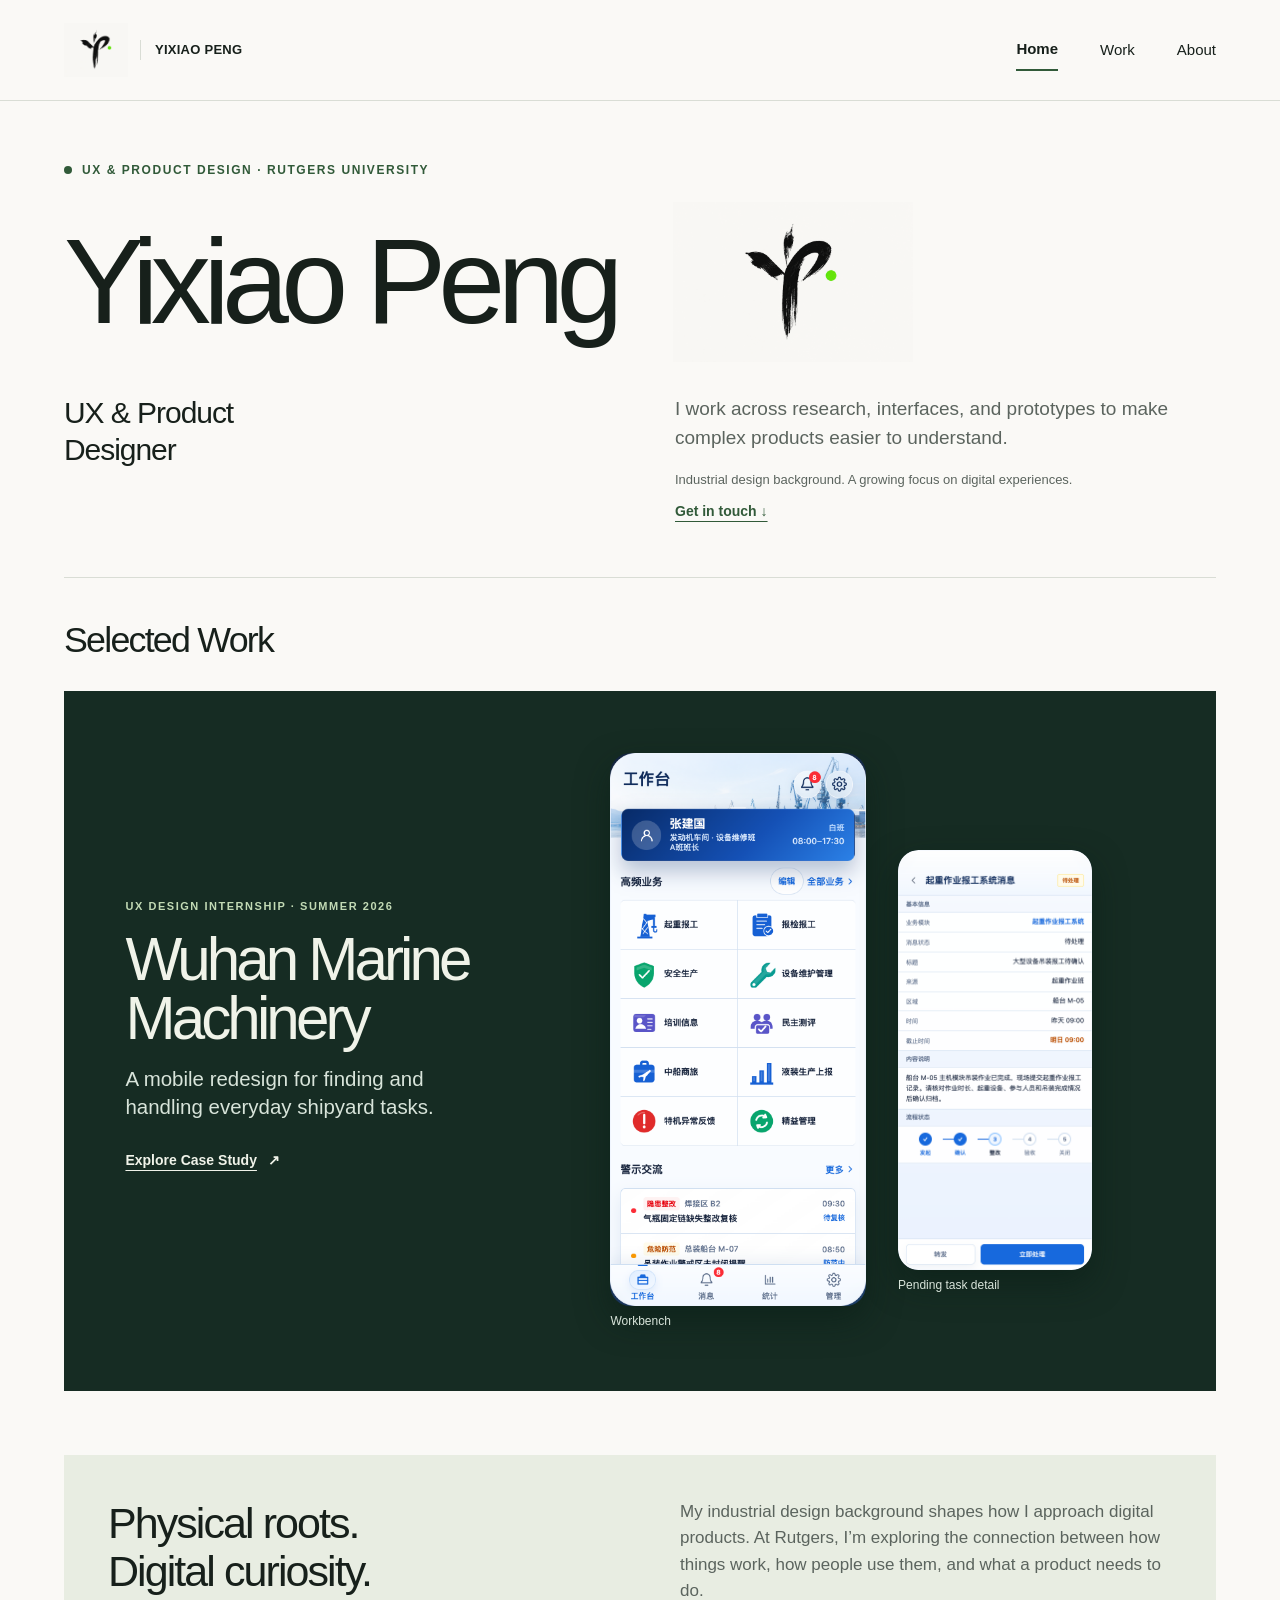
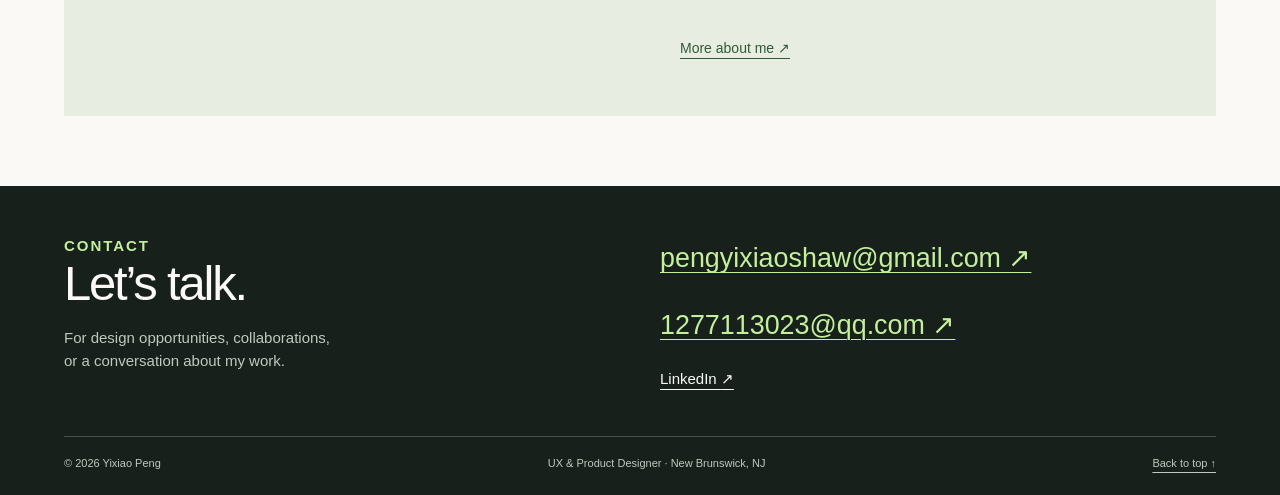
<file: index.html>
<!doctype html><html lang="en" id="top"><head><meta charset="UTF-8"><meta name="viewport" content="width=device-width,initial-scale=1"><meta name="description" content="Yixiao Peng is a UX & Product Designer with an industrial design background, studying UX Design at Rutgers University."><meta name="theme-color" content="#faf9f6"><title>Home — Yixiao Peng</title><link rel="canonical" href="https://yixiao-peng-portfolio.vercel.app/"><meta property="og:type" content="website"><meta property="og:site_name" content="Yixiao Peng"><meta property="og:title" content="Home — Yixiao Peng"><meta property="og:description" content="Yixiao Peng is a UX &amp; Product Designer with an industrial design background, studying UX Design at Rutgers University."><meta property="og:url" content="https://yixiao-peng-portfolio.vercel.app/"><meta property="og:image" content="https://yixiao-peng-portfolio.vercel.app/assets/portfolio/yp-monogram.png"><meta property="og:image:alt" content="Yixiao Peng — YP ink monogram"><meta name="twitter:card" content="summary_large_image"><link rel="icon" href="assets/portfolio/yp-monogram.png"><link rel="stylesheet" href="styles.css"><script src="site.js" defer></script><link rel="stylesheet" href="signature-motion.css"><script src="signature-motion.js" defer></script></head><body><a class="skip" href="#main">Skip to content</a><header class="site-header"><div class="wrap header-inner"><a class="brand" href="index.html" aria-label="Yixiao Peng — Home"><img class="logo" src="assets/portfolio/yp-monogram.png" width="64" height="54" alt="YP monogram"><span>YIXIAO PENG</span></a><button class="menu-toggle" aria-expanded="false" aria-controls="primary-navigation">Menu</button><nav class="nav" id="primary-navigation" aria-label="Main navigation"><a href="index.html" aria-current="page">Home</a><a href="work.html">Work</a><a href="about.html">About</a></nav></div></header><main id="main"><div class="wrap"><section class="hero" aria-labelledby="home-title"><p class="eyebrow dot">UX & Product Design · Rutgers University</p><div class="hero-heading"><h1 id="home-title" data-signature-type>Yixiao Peng</h1><img class="hero-signature" src="assets/portfolio/yp-monogram.png" width="240" height="160" alt="" aria-hidden="true"></div><div class="hero-bottom"><p class="hero-role">UX & Product<br>Designer</p><p class="hero-intro">I work across research, interfaces, and prototypes to make complex products easier to understand.<small>Industrial design background. A growing focus on digital experiences.</small><a class="text-link" href="#contact">Get in touch ↓</a></p></div></section><section class="home-feature" aria-labelledby="selected-work">
  <h2 id="selected-work">Selected Work</h2>
  <a class="home-case" href="wuhan-marine-machinery.html" aria-labelledby="featured-project-title featured-project-cta">
    <div class="home-feature-copy">
      <p class="home-feature-kicker">UX design internship · Summer 2026</p>
      <h3 id="featured-project-title">Wuhan Marine Machinery</h3>
      <p class="home-feature-summary">A mobile redesign for finding and handling everyday shipyard tasks.</p>
      <span class="home-case-cta" id="featured-project-cta"><span class="home-feature-label">Explore Case Study</span> <span class="home-feature-arrow" aria-hidden="true">↗</span></span>
    </div>
    <div class="home-feature-art" data-entrance>
      <figure class="home-feature-main">
        <img src="assets/wmmp/r6-workbench.png" width="780" height="1688" alt="Final handoff: Workbench screen" loading="lazy" decoding="async">
        <figcaption>Workbench</figcaption>
      </figure>
      <figure class="home-feature-detail">
        <img src="assets/wmmp/r6-message-task.png" width="780" height="1688" alt="Pending crane reporting task with a deadline, workflow status and actions" loading="lazy" decoding="async">
        <figcaption>Pending task detail</figcaption>
      </figure>
    </div>
  </a>
</section><section class="pre-footer" aria-labelledby="about-preview"><div class="about-preview"><h2 id="about-preview" data-signature-heading>Physical roots.<br>Digital curiosity.</h2><div><p>My industrial design background shapes how I approach digital products. At Rutgers, I’m exploring the connection between how things work, how people use them, and what a product needs to do.</p><a class="button" href="about.html">More about me ↗</a></div></div></section></div></main><footer class="footer" id="contact"><div class="wrap"><div class="contact-layout"><div><p class="eyebrow">Contact</p><h2>Let’s talk.</h2><p>For design opportunities, collaborations,<br>or a conversation about my work.</p></div><div class="contact-links"><div class="contact-emails"><div class="contact-email"><a class="email" href="mailto:pengyixiaoshaw@gmail.com">pengyixiaoshaw@gmail.com ↗</a></div><div class="contact-email"><a class="email" href="mailto:1277113023@qq.com">1277113023@qq.com ↗</a></div></div><a class="linkedin" href="https://www.linkedin.com/in/yixiao-peng/" target="_blank" rel="noopener noreferrer">LinkedIn <span aria-hidden="true">↗</span><span class="visually-hidden"> (opens in a new tab)</span></a></div></div><div class="footer-meta"><span>© 2026 Yixiao Peng</span><span>UX & Product Designer · New Brunswick, NJ</span><a href="#top">Back to top ↑</a></div></div></footer></body></html>
</file>
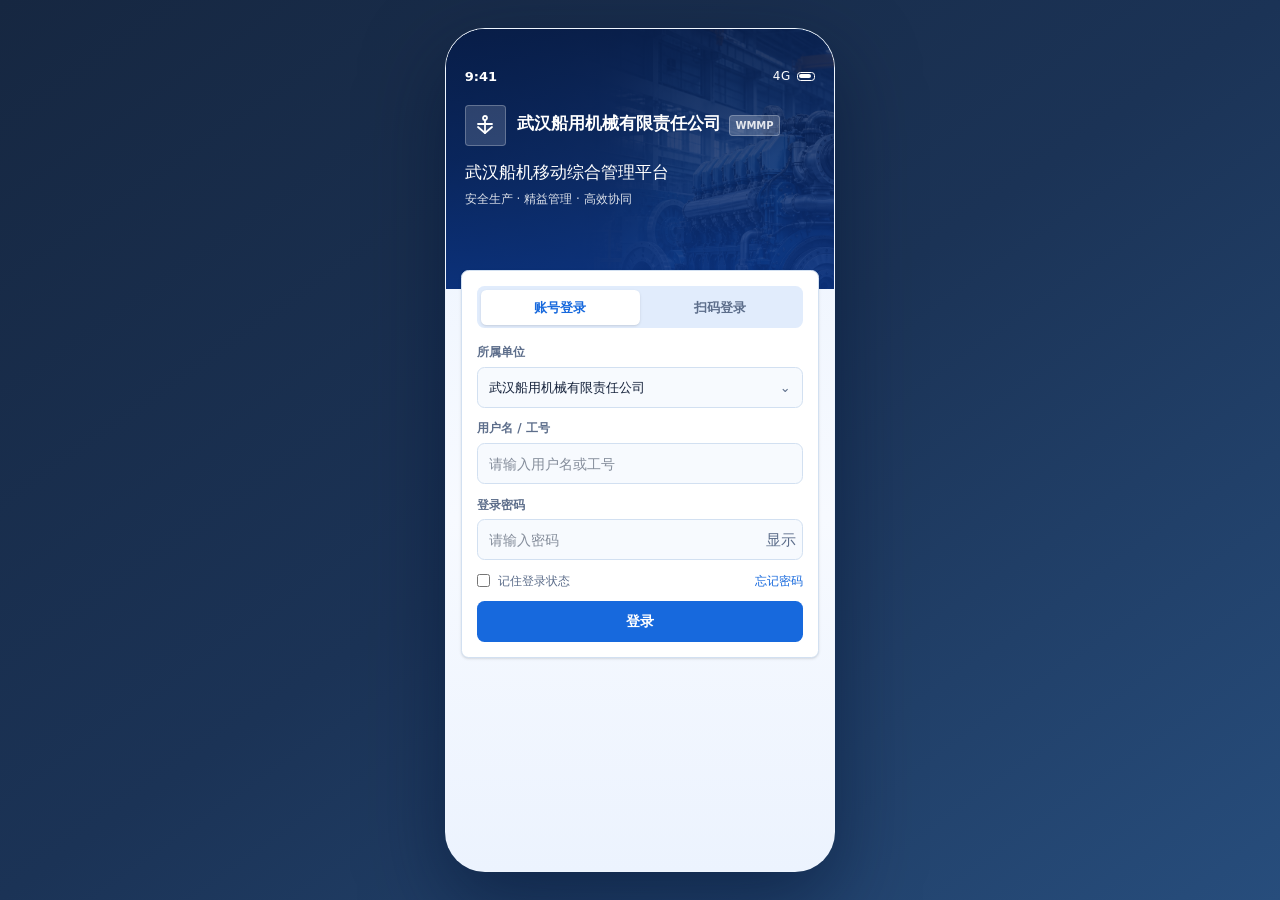
<file: assets/wmmp/demo/index.html>
<!DOCTYPE html>
  <html lang="zh-CN">
    <head>

      <meta charset="UTF-8" />
      <meta name="viewport" content="width=device-width, initial-scale=1.0" />
      <title>武汉船机移动综合管理平台</title>
      <meta name="description" content="面向工业企业生产管理、业务协同与安全质量工作的移动综合管理平台。" />
      <meta name="robots" content="noindex, nofollow" />
      <style>html, body { height: 100%; margin: 0; } #root { height: 100%; }</style>

      <script type="module" crossorigin src="./assets/index-ipdpVm6X.js"></script>
      <link rel="stylesheet" crossorigin href="./assets/index-DQ4IFDZL.css">
    </head>

    <body>

      <div id="root"></div>

    </body>
  </html>
</file>
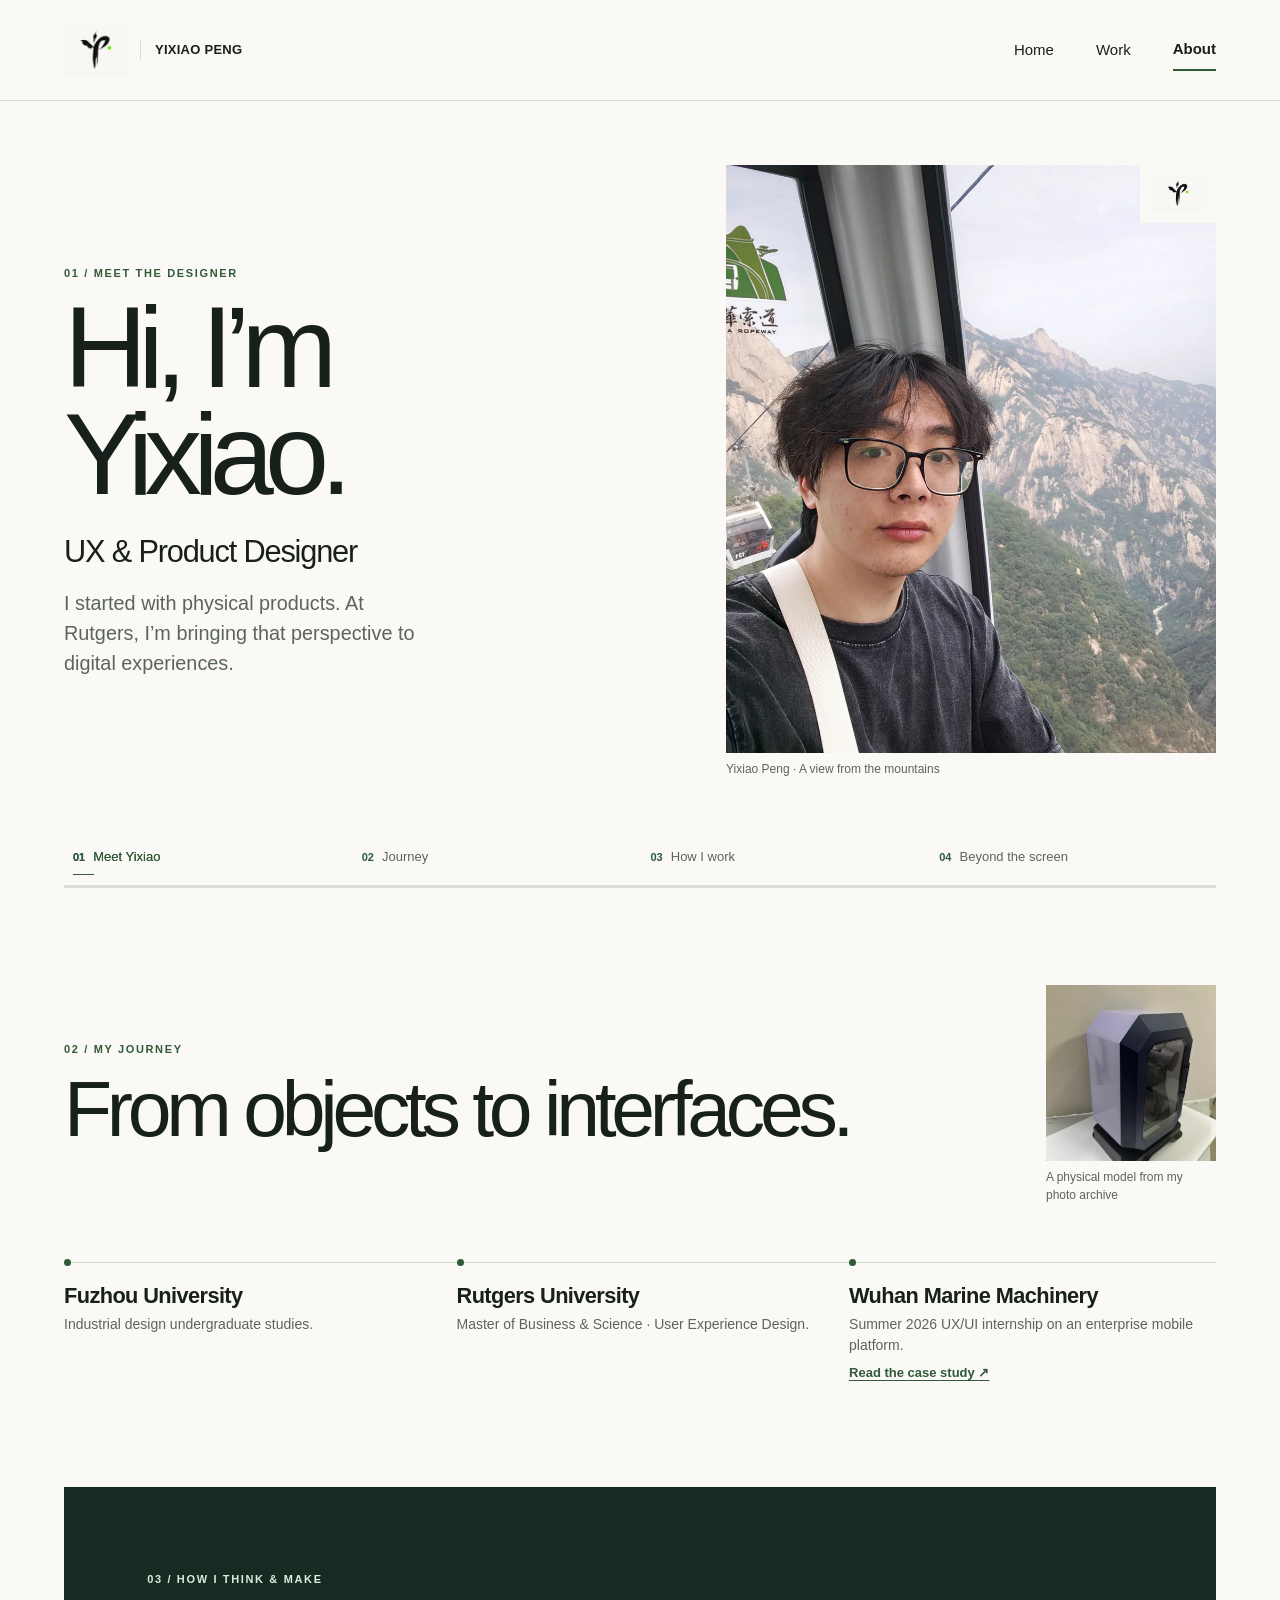
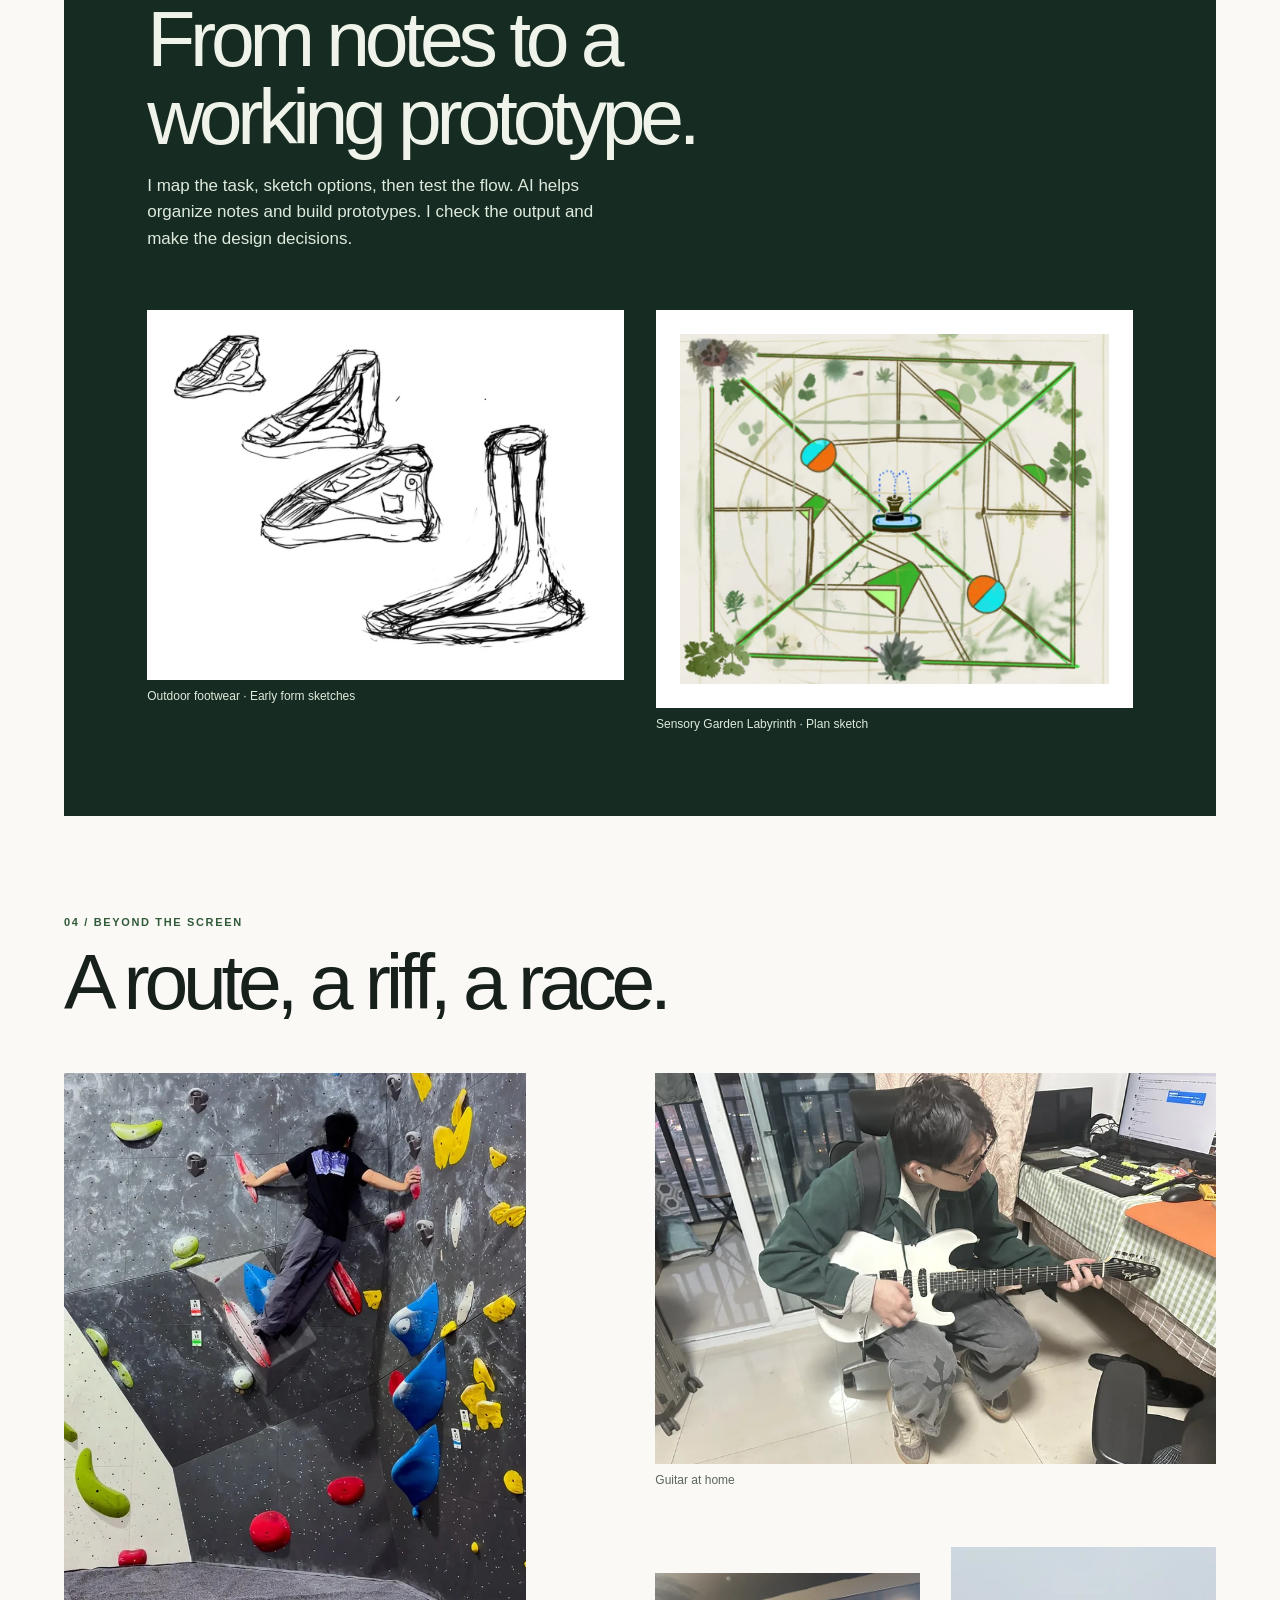
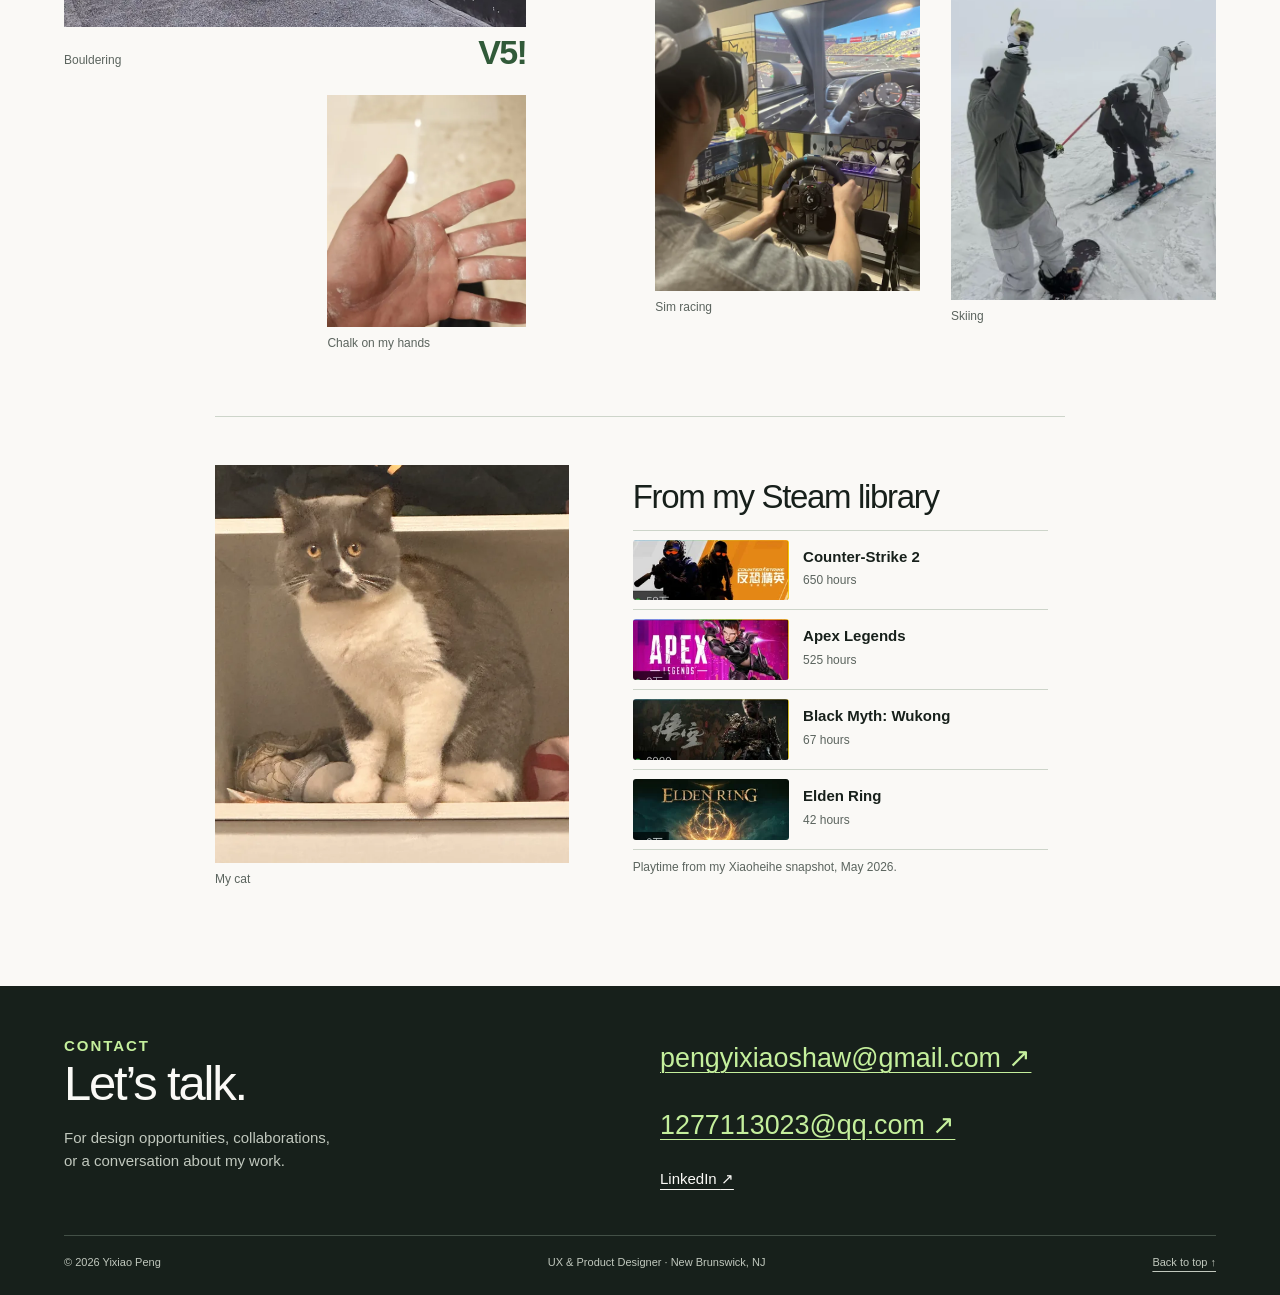
<file: about.html>
<!doctype html><html lang="en" id="top"><head><meta charset="UTF-8"><meta name="viewport" content="width=device-width,initial-scale=1"><meta name="description" content="About Yixiao Peng: industrial design background, Rutgers UX Design studies, research, interface design and prototyping."><meta name="theme-color" content="#faf9f6"><title>About — Yixiao Peng</title><link rel="canonical" href="https://yixiao-peng-portfolio.vercel.app/about.html"><meta property="og:type" content="website"><meta property="og:site_name" content="Yixiao Peng"><meta property="og:title" content="About — Yixiao Peng"><meta property="og:description" content="About Yixiao Peng: industrial design background, Rutgers UX Design studies, research, interface design and prototyping."><meta property="og:url" content="https://yixiao-peng-portfolio.vercel.app/about.html"><meta property="og:image" content="https://yixiao-peng-portfolio.vercel.app/assets/portfolio/yp-monogram.png"><meta property="og:image:alt" content="Yixiao Peng — YP ink monogram"><meta name="twitter:card" content="summary_large_image"><link rel="icon" href="assets/portfolio/yp-monogram.png"><link rel="stylesheet" href="styles.css"><script src="site.js" defer></script><link rel="stylesheet" href="signature-motion.css"><script src="signature-motion.js" defer></script><link rel="stylesheet" href="assets/about/about.css"></head><body class="about-page"><a class="skip" href="#main">Skip to content</a><header class="site-header"><div class="wrap header-inner"><a class="brand" href="index.html" aria-label="Yixiao Peng — Home"><img class="logo" src="assets/portfolio/yp-monogram.png" width="64" height="54" alt="YP monogram"><span>YIXIAO PENG</span></a><button class="menu-toggle" aria-expanded="false" aria-controls="primary-navigation">Menu</button><nav class="nav" id="primary-navigation" aria-label="Main navigation"><a href="index.html">Home</a><a href="work.html">Work</a><a href="about.html" aria-current="page">About</a></nav></div></header><main id="main">
  <div class="wrap about-editorial">
    <section id="background" class="about-panel about-meet" aria-labelledby="about-title">
      <div class="about-intro">
        <p class="about-folio">01 / Meet the Designer</p>
        <h1 id="about-title">Hi, I’m Yixiao.</h1>
        <p class="about-position">UX & Product Designer</p>
        <p class="about-deck">I started with physical products. At Rutgers, I’m bringing that perspective to digital experiences.</p>
      </div>
      <figure class="about-portrait">
        <img src="assets/about/portrait.webp" srcset="/assets/about/portrait-small.webp 460w, /assets/about/portrait.webp 920w" sizes="(max-width: 680px) calc(100vw - 40px), (max-width: 1024px) 44vw, 510px" width="920" height="1104" alt="Yixiao beside a window with mountains in the background" fetchpriority="high">
        <span class="about-portrait-mark" aria-hidden="true"><img src="assets/portfolio/yp-monogram.png" width="64" height="54" alt="" aria-hidden="true"></span>
        <figcaption>Yixiao Peng · A view from the mountains</figcaption>
      </figure>
    </section>

    <nav class="chapter-nav" aria-label="About chapters">
      <div class="chapter-links">
        <a href="#background" aria-label="Meet Yixiao"><span class="chapter-number" aria-hidden="true">01</span><span class="chapter-name">Meet Yixiao</span><span class="chapter-short" aria-hidden="true">Meet</span></a>
        <a href="#experience" aria-label="Journey"><span class="chapter-number" aria-hidden="true">02</span><span class="chapter-name">Journey</span><span class="chapter-short" aria-hidden="true">Journey</span></a>
        <a href="#approach" aria-label="How I work"><span class="chapter-number" aria-hidden="true">03</span><span class="chapter-name">How I work</span><span class="chapter-short" aria-hidden="true">Process</span></a>
        <a href="#interests" aria-label="Beyond the screen"><span class="chapter-number" aria-hidden="true">04</span><span class="chapter-name">Beyond the screen</span><span class="chapter-short" aria-hidden="true">Offscreen</span></a>
      </div>
      <div class="chapter-track" aria-hidden="true"><span></span></div>
    </nav>

    <section id="experience" class="about-panel about-journey" aria-labelledby="journey-title">
      <header class="about-heading" data-entrance>
        <p class="about-folio">02 / My Journey</p>
        <h2 id="journey-title">From objects to interfaces.</h2>
      </header>
      <div class="about-journey-composition">
        <ol class="about-timeline">
          <li><h3>Fuzhou University</h3><p>Industrial design undergraduate studies.</p></li>
          <li><h3>Rutgers University</h3><p>Master of Business & Science · User Experience Design.</p></li>
          <li><h3>Wuhan Marine Machinery</h3><p>Summer 2026 UX/UI internship on an enterprise mobile platform.</p><a href="wuhan-marine-machinery.html">Read the case study <span aria-hidden="true">↗</span></a></li>
        </ol>
        <figure class="about-model" data-entrance>
          <img src="assets/about/model.webp" width="640" height="664" alt="A faceted physical model with a dark exterior" loading="lazy" decoding="async">
          <figcaption>A physical model from my photo archive</figcaption>
        </figure>
      </div>
    </section>

    <section id="approach" class="about-panel about-making" aria-labelledby="making-title">
      <span id="looking-ahead" class="about-anchor"></span>
      <header class="about-heading">
        <p class="about-folio">03 / How I Think & Make</p>
        <h2 id="making-title">From notes to a working prototype.</h2>
        <p>I map the task, sketch options, then test the flow. AI helps organize notes and build prototypes. I check the output and make the design decisions.</p>
      </header>
      <div class="about-process-gallery" data-entrance>
        <figure>
          <div><img src="assets/about/footwear-sketch.webp" width="1120" height="840" alt="Four hand-drawn footwear concepts exploring different profiles and ankle heights" loading="lazy" decoding="async"></div>
          <figcaption>Outdoor footwear · Early form sketches</figcaption>
        </figure>
        <figure>
          <div><img src="assets/about/sensory-garden-sketch.webp" width="960" height="783" alt="Sensory garden plan with intersecting paths, planting and a central fountain" loading="lazy" decoding="async"></div>
          <figcaption>Sensory Garden Labyrinth · Plan sketch</figcaption>
        </figure>
      </div>
    </section>

    <section id="interests" class="about-panel about-life" aria-labelledby="life-title">
      <header class="about-heading">
        <p class="about-folio">04 / Beyond the Screen</p>
        <h2 id="life-title">A route, a riff, a race.</h2>
      </header>
      <div class="about-collage">
        <div class="about-climb-pair">
          <figure class="about-climb">
            <img src="assets/about/climb.webp" width="820" height="984" alt="Climber reaching for a hold on an indoor bouldering wall" loading="lazy" decoding="async">
            <figcaption><span>Bouldering</span><strong class="climb-grade">V5!</strong></figcaption>
          </figure>
          <figure class="about-chalk">
            <img src="assets/about/detail.webp" width="480" height="560" alt="Close-up of a hand with white powder on the palm and fingers" loading="lazy" decoding="async">
            <figcaption>Chalk on my hands</figcaption>
          </figure>
        </div>
        <figure class="about-guitar">
          <img src="assets/about/guitar.webp" width="860" height="600" alt="Yixiao playing a white electric guitar" loading="lazy" decoding="async">
          <figcaption>Guitar at home</figcaption>
        </figure>
        <figure class="about-sim">
          <img src="assets/about/sim.webp" width="600" height="720" alt="A racing game played with a simulator wheel" loading="lazy" decoding="async">
          <figcaption>Sim racing</figcaption>
        </figure>
        <figure class="about-snow">
          <img src="assets/about/snow.webp" width="540" height="720" alt="Winter sports on a snowy slope" loading="lazy" decoding="async">
          <figcaption>Skiing</figcaption>
        </figure>
      </div>
      <div class="about-at-home">
        <figure class="about-cat">
          <img src="assets/about/cat.webp" width="640" height="720" alt="My gray-and-white cat sitting on a shelf" loading="lazy" decoding="async">
          <figcaption>My cat</figcaption>
        </figure>
        <section class="about-game" aria-labelledby="steam-title">
          <h3 id="steam-title">From my Steam library</h3>
          <ul>
            <li>
              <img src="assets/about/steam-cs2.webp" width="260" height="101" alt="" aria-hidden="true" loading="lazy" decoding="async">
              <p><strong>Counter-Strike 2</strong><span>650 hours</span></p>
            </li>
            <li>
              <img src="assets/about/steam-apex.webp" width="260" height="101" alt="" aria-hidden="true" loading="lazy" decoding="async">
              <p><strong>Apex Legends</strong><span>525 hours</span></p>
            </li>
            <li>
              <img src="assets/about/steam-wukong.webp" width="260" height="101" alt="" aria-hidden="true" loading="lazy" decoding="async">
              <p><strong>Black Myth: Wukong</strong><span>67 hours</span></p>
            </li>
            <li>
              <img src="assets/about/steam-elden-ring.webp" width="260" height="101" alt="" aria-hidden="true" loading="lazy" decoding="async">
              <p><strong>Elden Ring</strong><span>42 hours</span></p>
            </li>
          </ul>
          <p class="about-game-source">Playtime from my Xiaoheihe snapshot, May 2026.</p>
        </section>
      </div>
    </section>
  </div>
</main><footer class="footer" id="contact"><div class="wrap"><div class="contact-layout"><div><p class="eyebrow">Contact</p><h2>Let’s talk.</h2><p>For design opportunities, collaborations,<br>or a conversation about my work.</p></div><div class="contact-links"><div class="contact-emails"><div class="contact-email"><a class="email" href="mailto:pengyixiaoshaw@gmail.com">pengyixiaoshaw@gmail.com ↗</a></div><div class="contact-email"><a class="email" href="mailto:1277113023@qq.com">1277113023@qq.com ↗</a></div></div><a class="linkedin" href="https://www.linkedin.com/in/yixiao-peng/" target="_blank" rel="noopener noreferrer">LinkedIn <span aria-hidden="true">↗</span><span class="visually-hidden"> (opens in a new tab)</span></a></div></div><div class="footer-meta"><span>© 2026 Yixiao Peng</span><span>UX & Product Designer · New Brunswick, NJ</span><a href="#top">Back to top ↑</a></div></div></footer></body></html>
</file>
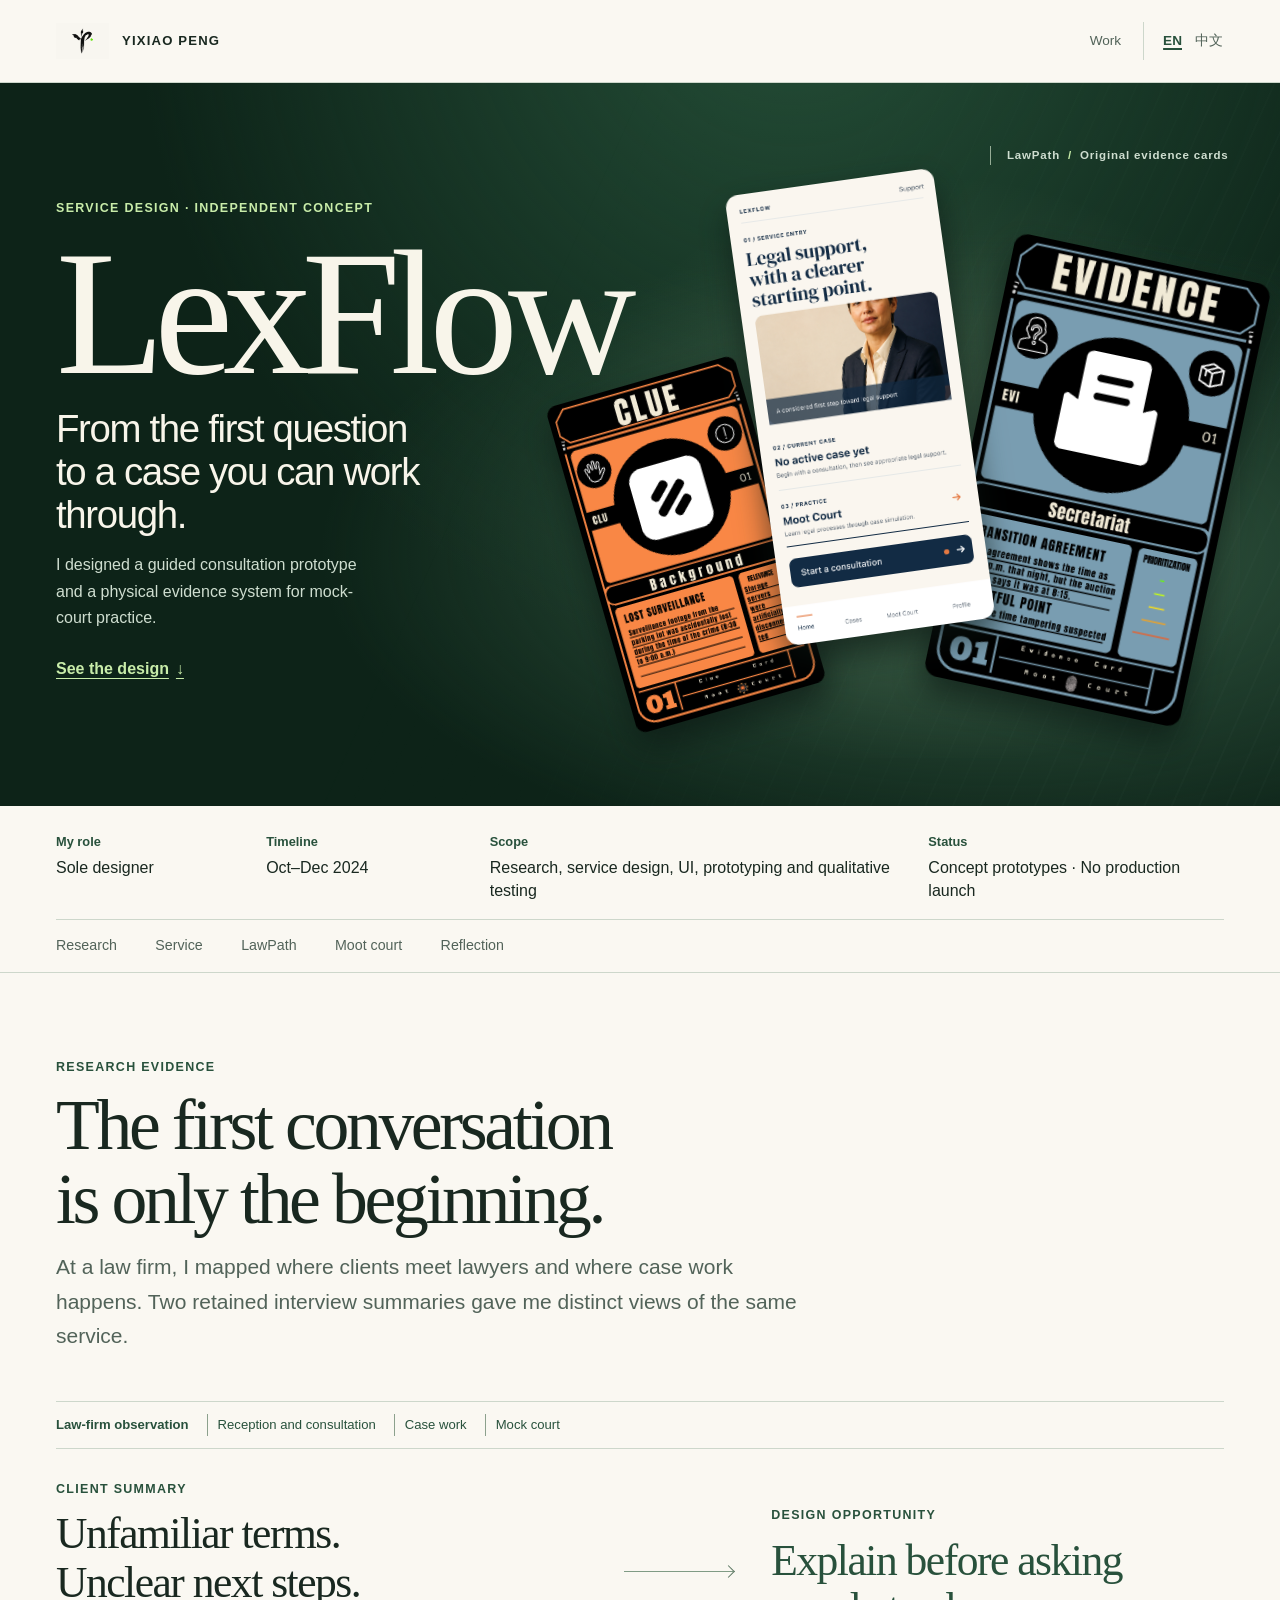
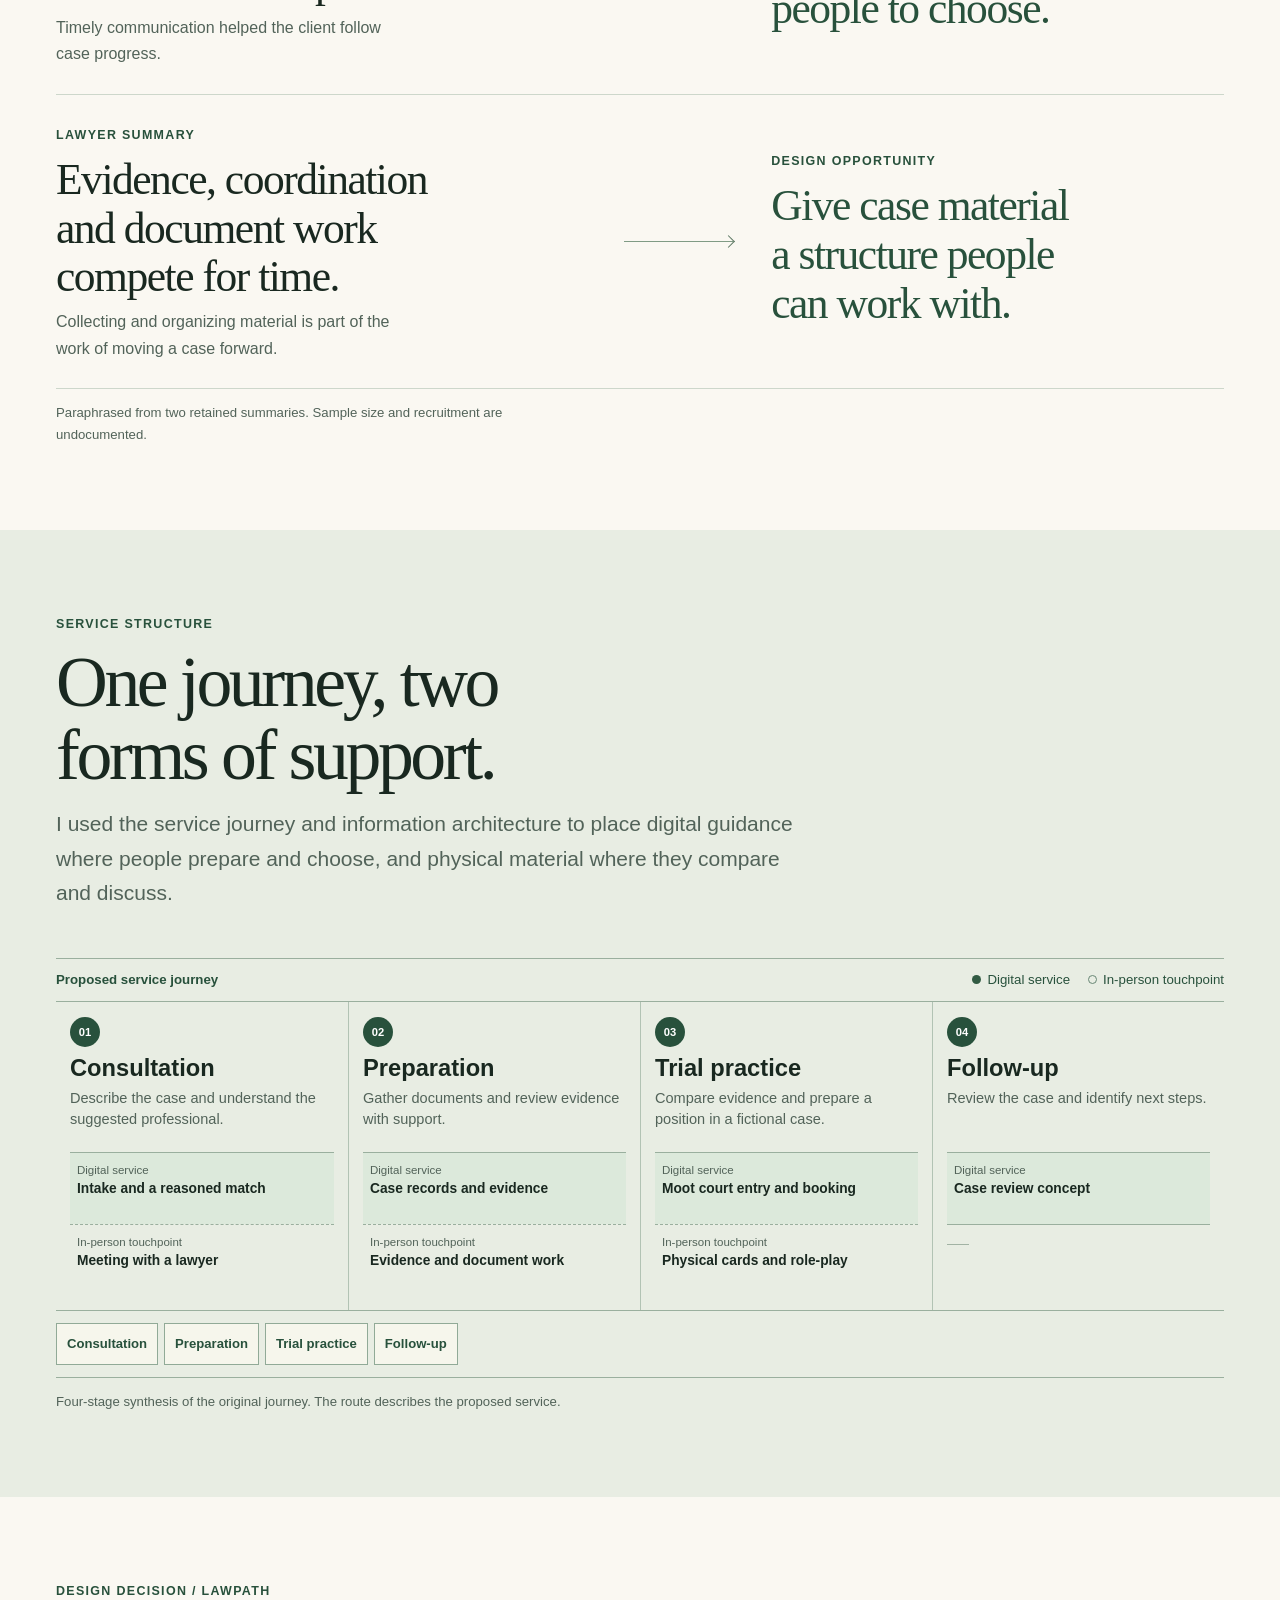
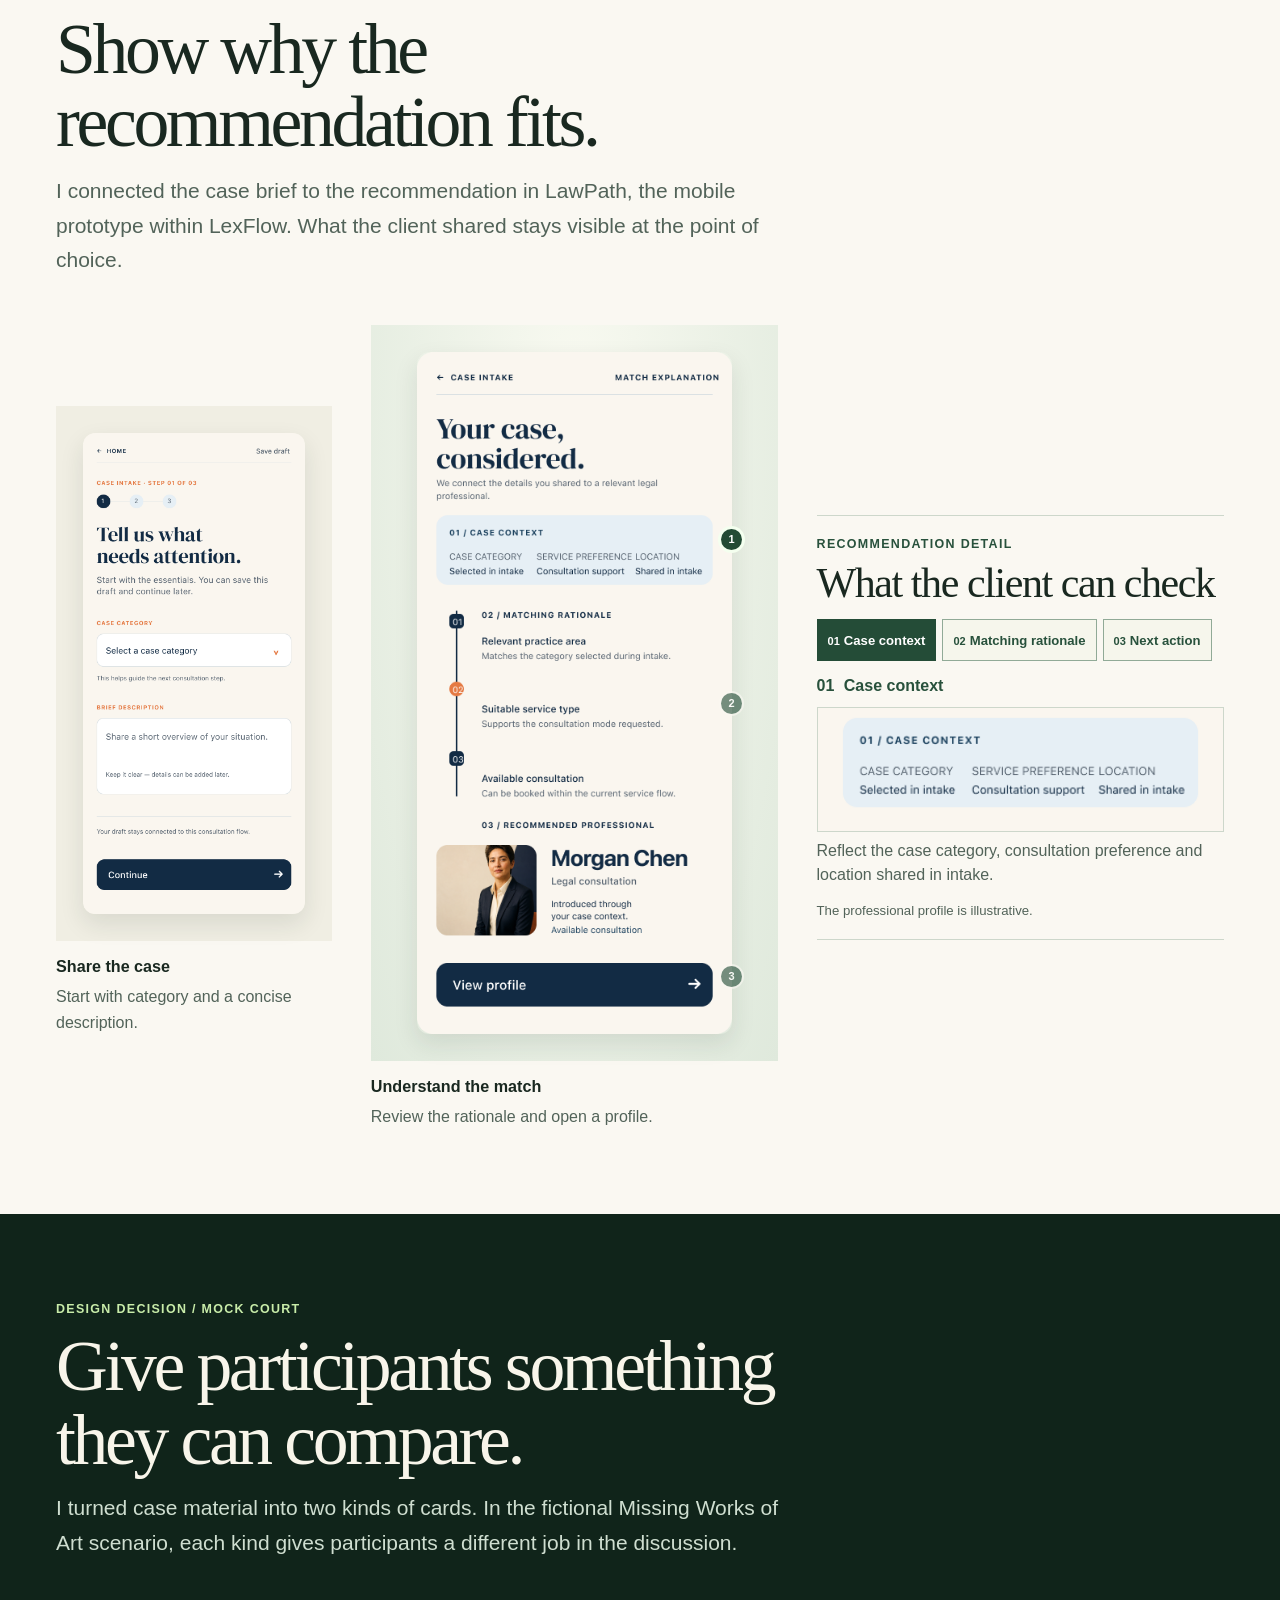
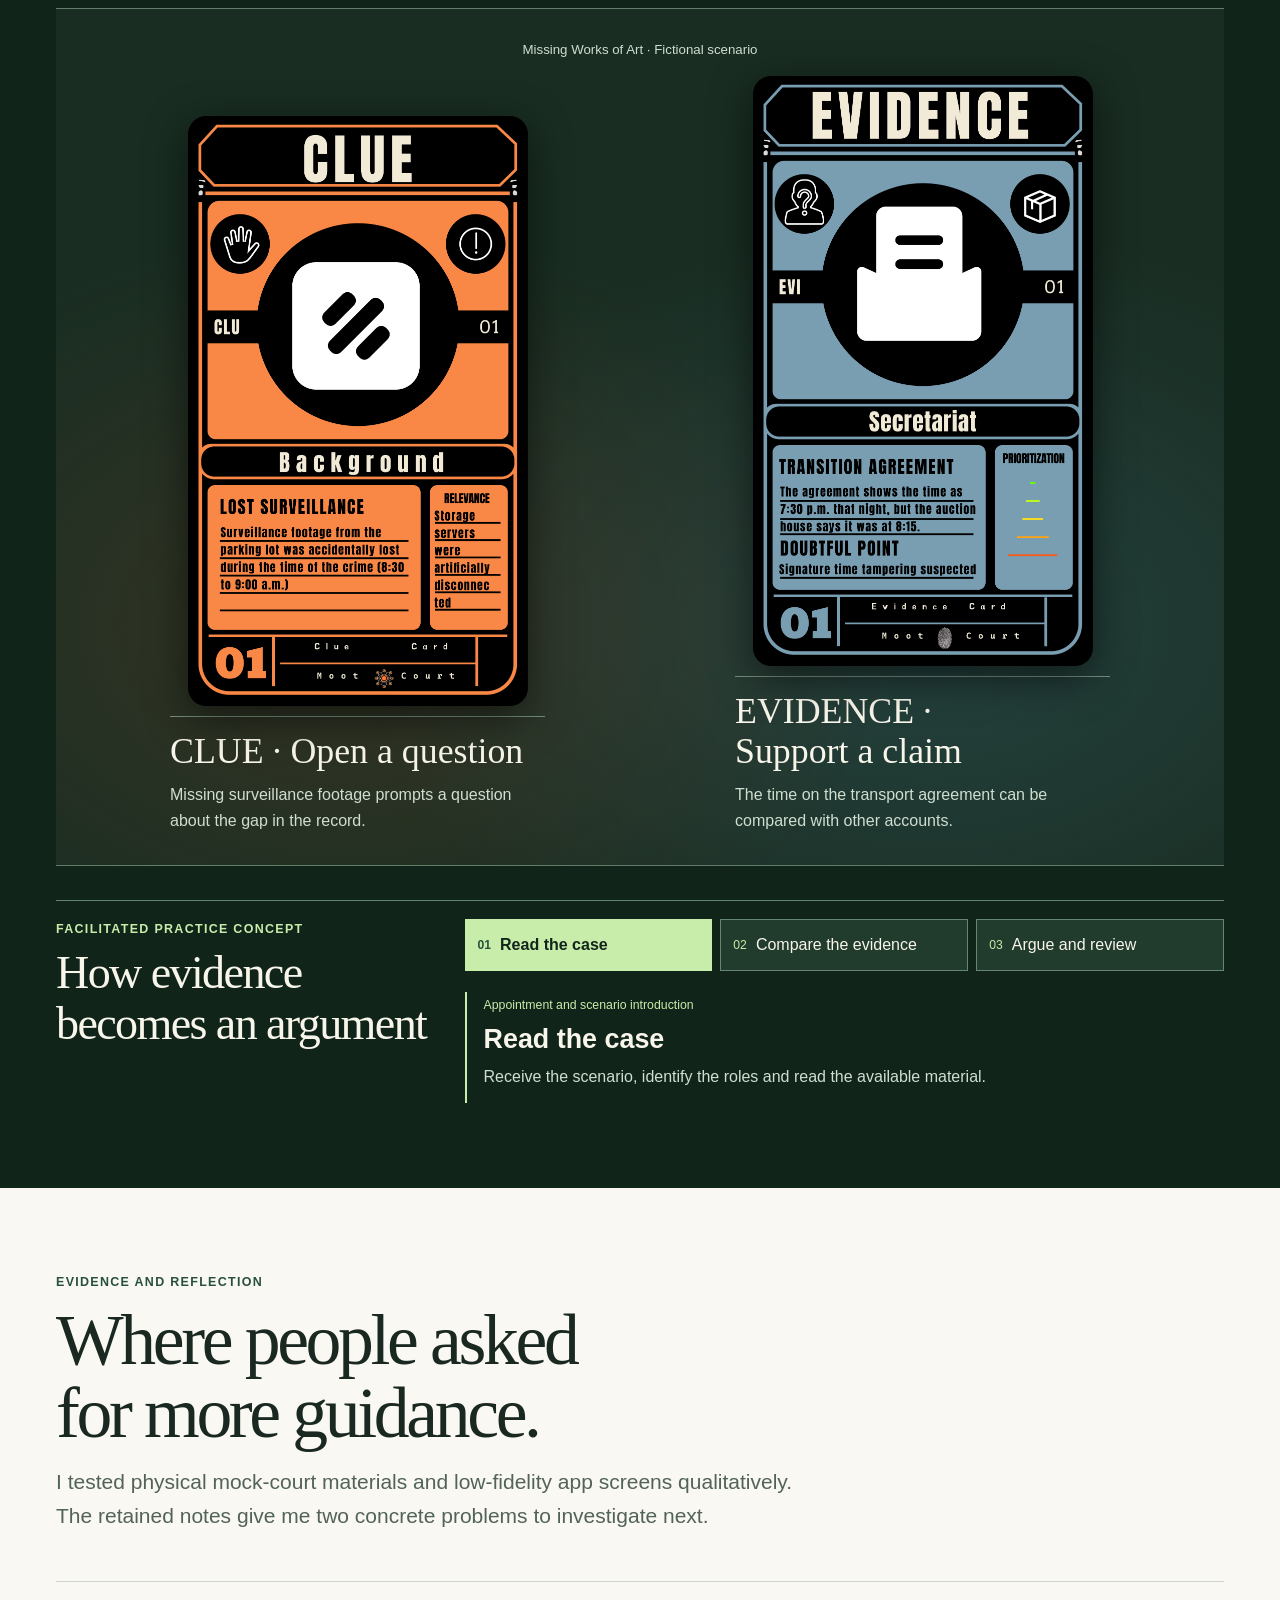
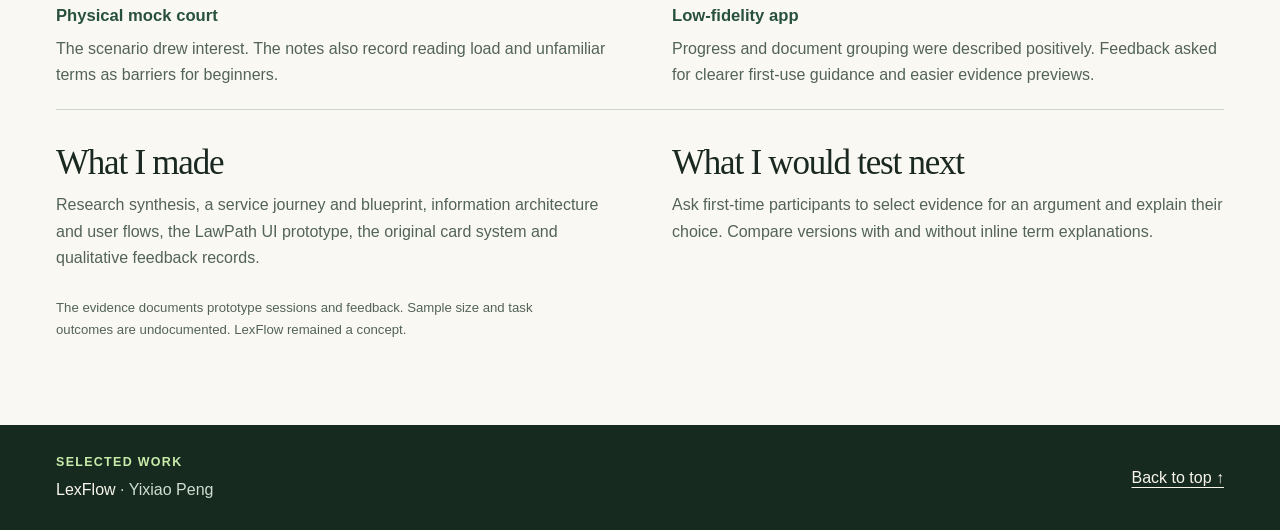
<file: lexflow.html>
<!doctype html>
<html lang="en" id="top">
<head>
<meta charset="utf-8">
<meta name="viewport" content="width=device-width, initial-scale=1">
<meta name="description" content="LexFlow is an independent legal-service concept by Yixiao Peng, connecting guided consultation in LawPath with a physical evidence system for mock-court practice.">
<meta name="theme-color" content="#faf8f2">
<link rel="canonical" href="https://yixiao-peng-portfolio.vercel.app/lexflow.html">
<meta property="og:type" content="website">
<meta property="og:site_name" content="Yixiao Peng">
<meta property="og:title" content="LexFlow — Yixiao Peng">
<meta property="og:description" content="LexFlow is an independent legal-service concept by Yixiao Peng, connecting guided consultation in LawPath with a physical evidence system for mock-court practice.">
<meta property="og:url" content="https://yixiao-peng-portfolio.vercel.app/lexflow.html">
<meta property="og:image" content="https://yixiao-peng-portfolio.vercel.app/assets/portfolio/yp-monogram.png">
<meta property="og:image:alt" content="Yixiao Peng — YP ink monogram">
<meta name="twitter:card" content="summary_large_image">
<title>LexFlow — Yixiao Peng</title>
<link rel="icon" href="assets/portfolio/yp-monogram.png">
<link rel="stylesheet" href="lexflow-case.css">
<link rel="stylesheet" href="lexflow-editorial.css">
<script src="lexflow-case.js" defer></script>
</head>
<body class="v2">
<a class="skip" href="#main">Skip to case study</a>
<header class="mast shell">
 <a class="brand" href="index.html"><img src="assets/portfolio/yp-monogram.png" width="60" height="40" alt="" aria-hidden="true"><span>YIXIAO PENG</span></a>
 <div class="mast-right"><a href="work.html#lexflow-project">Work</a><nav class="languages" aria-label="Language" data-languages><a href="/lexflow.html" lang="en" hreflang="en">EN</a><a href="/zh/lexflow.html" lang="zh-Hans" hreflang="zh-Hans">中文</a></nav></div>
</header>
<main id="main">
 <header class="hero">
   <div class="shell hero-layout">
     <div class="hero-title">
       <p class="label">Service design · Independent concept</p>
       <h1>LexFlow</h1>
     </div>
     <div class="hero-text">
       <p class="deck">From the first question<br>to a case you can work through.</p>
       <p>I designed a guided consultation prototype and a physical evidence system for mock-court practice.</p>
       <a class="hero-link" href="#lawpath">See the design <span aria-hidden="true">↓</span></a>
     </div>
     <div class="hero-art">
       <div class="hero-art-inner">
         <a class="cover-card cover-clue" data-view href="assets/lexflow/web/clue.png"><img src="assets/lexflow/web/clue.png" width="1355" height="2350" alt="Original orange Clue card for missing surveillance footage" decoding="async"></a>
         <a class="cover-card cover-evidence" data-view href="assets/lexflow/web/evidence.png"><img src="assets/lexflow/web/evidence.png" width="1355" height="2350" alt="Original blue Evidence card for the transport agreement with a disputed time" decoding="async"></a>
         <a class="cover-app" data-view href="assets/lexflow/web/home.png"><img src="assets/lexflow/web/home.png" width="390" height="844" alt="LawPath concept home showing legal consultation and moot-court practice entry points" fetchpriority="high" decoding="async"></a>
         <p class="hero-art-caption">LawPath <span aria-hidden="true">/</span> Original evidence cards</p>
       </div>
     </div>
   </div>
 </header>
 <div class="shell overview">
   <dl class="facts">
     <div><dt>My role</dt><dd>Sole designer</dd></div>
     <div><dt>Timeline</dt><dd>Oct–Dec 2024</dd></div>
     <div><dt>Scope</dt><dd>Research, service design, UI, prototyping and qualitative testing</dd></div>
     <div><dt>Status</dt><dd>Concept prototypes · No production launch</dd></div>
   </dl>
 </div>
 <div class="chapter-strip">
   <nav class="shell chapters" aria-label="Case study sections"><a href="#research">Research</a><a href="#service">Service</a><a href="#lawpath">LawPath</a><a href="#moot">Moot court</a><a href="#reflection">Reflection</a></nav>
 </div>
 <section id="research" class="shell section">
    <header class="section-head"><p class="label">Research evidence</p><h2>The first conversation is only the beginning.</h2><p class="lede">At a law firm, I mapped where clients meet lawyers and where case work happens. Two retained interview summaries gave me distinct views of the same service.</p></header>
    <div class="field-label"><span>Law-firm observation</span><ol><li>Reception and consultation</li><li>Case work</li><li>Mock court</li></ol></div>
    <div class="research-diagram">
      <article class="research-thread">
        <div class="research-input"><span class="label">Client summary</span><h3>Unfamiliar terms. Unclear next steps.</h3><p>Timely communication helped the client follow case progress.</p></div>
        <span class="evidence-connector" aria-hidden="true"></span>
        <div class="research-response"><span class="label">Design opportunity</span><h3>Explain before asking people to choose.</h3></div>
      </article>
      <article class="research-thread">
        <div class="research-input"><span class="label">Lawyer summary</span><h3>Evidence, coordination and document work compete for time.</h3><p>Collecting and organizing material is part of the work of moving a case forward.</p></div>
        <span class="evidence-connector" aria-hidden="true"></span>
        <div class="research-response"><span class="label">Design opportunity</span><h3>Give case material a structure people can work with.</h3></div>
      </article>
    </div>
    <p class="evidence-note">Paraphrased from two retained summaries. Sample size and recruitment are undocumented.</p>
 </section>
 <section id="service" class="service">
   <div class="shell section">
    <header class="section-head"><p class="label">Service structure</p><h2>One journey, two forms of support.</h2><p class="lede">I used the service journey and information architecture to place digital guidance where people prepare and choose, and physical material where they compare and discuss.</p></header>
    <div class="service-map" data-map>
      <div class="map-key"><span>Proposed service journey</span><ul><li><i class="signal digital" aria-hidden="true"></i>Digital service</li><li><i class="signal physical" aria-hidden="true"></i>In-person touchpoint</li></ul></div>
      <ol class="experience-map"><li data-phase="0">
      <span class="map-index" aria-hidden="true">01</span>
      <h3>Consultation</h3><p>Describe the case and understand the suggested professional.</p>
      <div class="map-cell digital"><small>Digital service</small><strong>Intake and a reasoned match</strong></div>
      <div class="map-cell physical"><small>In-person touchpoint</small><strong>Meeting with a lawyer</strong></div>
      </li><li data-phase="1">
      <span class="map-index" aria-hidden="true">02</span>
      <h3>Preparation</h3><p>Gather documents and review evidence with support.</p>
      <div class="map-cell digital"><small>Digital service</small><strong>Case records and evidence</strong></div>
      <div class="map-cell physical"><small>In-person touchpoint</small><strong>Evidence and document work</strong></div>
      </li><li data-phase="2">
      <span class="map-index" aria-hidden="true">03</span>
      <h3>Trial practice</h3><p>Compare evidence and prepare a position in a fictional case.</p>
      <div class="map-cell digital"><small>Digital service</small><strong>Moot court entry and booking</strong></div>
      <div class="map-cell physical"><small>In-person touchpoint</small><strong>Physical cards and role-play</strong></div>
      </li><li data-phase="3">
      <span class="map-index" aria-hidden="true">04</span>
      <h3>Follow-up</h3><p>Review the case and identify next steps.</p>
      <div class="map-cell digital"><small>Digital service</small><strong>Case review concept</strong></div>
      <div class="map-cell physical"></div>
      </li></ol>
      <div class="map-switch" hidden>
        <div class="sub-controls" aria-label="Explore a service stage"><button type="button" data-map-step="0" aria-pressed="false">Consultation</button><button type="button" data-map-step="1" aria-pressed="false">Preparation</button><button type="button" data-map-step="2" aria-pressed="false">Trial practice</button><button type="button" data-map-step="3" aria-pressed="false">Follow-up</button></div>
        <div class="map-notes" aria-live="polite"><p data-map-panel>The intake and recommendation share the case brief, so the rationale stays visible when the client chooses.</p><p data-map-panel>The journey places digital organization alongside evidence and document work.</p><p data-map-panel>The proposed digital entry leads into rehearsal with cards, roles and discussion.</p><p data-map-panel>The journey closes with a proposed case review and next steps.</p></div>
      </div>
    </div>
    <p class="evidence-note">Four-stage synthesis of the original journey. The route describes the proposed service.</p>
   </div>
 </section>
 <section id="lawpath" class="shell section">
    <header class="section-head"><p class="label">Design decision / LawPath</p><h2>Show why the recommendation fits.</h2><p class="lede">I connected the case brief to the recommendation in LawPath, the mobile prototype within LexFlow. What the client shared stays visible at the point of choice.</p></header>
    <div class="ui-spread">
      <figure class="figure screen">
          <a class="media-link" data-view href="assets/lexflow/web/intake.png" aria-label="Enlarge image · Share the case">
            <img src="assets/lexflow/web/intake.png" width="390" height="844" alt="LawPath case intake showing progress, case category and description" loading="lazy" decoding="async">
          </a>
          <figcaption><strong>Share the case</strong><p>Start with category and a concise description.</p></figcaption>
        </figure>
      <figure class="figure screen focus">
          <a class="media-link" data-view href="assets/lexflow/web/recommendation.png" aria-label="Enlarge image · Understand the match">
            <span class="annotated-screen"><img src="assets/lexflow/web/recommendation.png" width="390" height="844" alt="LawPath recommendation showing case context, reasons and a link to the illustrative lawyer profile" loading="lazy" decoding="async"><span class="pin" aria-hidden="true">1</span><span class="pin" aria-hidden="true">2</span><span class="pin" aria-hidden="true">3</span></span>
          </a>
          <figcaption><strong>Understand the match</strong><p>Review the rationale and open a profile.</p></figcaption>
        </figure>
      <aside class="decision-inspector" data-inspector>
        <p class="label">Recommendation detail</p>
        <h3>What the client can check</h3>
        <div class="sub-controls focus-controls" hidden aria-label="Recommendation details"><button type="button" data-focus-step="0" aria-pressed="true"><span>01</span>Case context</button><button type="button" data-focus-step="1" aria-pressed="false"><span>02</span>Matching rationale</button><button type="button" data-focus-step="2" aria-pressed="false"><span>03</span>Next action</button></div>
        <div class="focus-panels" aria-live="polite"><article data-focus-panel>
      <h4><span aria-hidden="true">01</span> Case context</h4>
      <div class="crop" style="--ratio:390 / 120;--offset:22.8%"><img src="assets/lexflow/web/recommendation.png" width="390" height="844" alt="" aria-hidden="true" loading="lazy"></div>
      <p>Reflect the case category, consultation preference and location shared in intake.</p>
      </article><article data-focus-panel>
      <h4><span aria-hidden="true">02</span> Matching rationale</h4>
      <div class="crop" style="--ratio:390 / 260;--offset:36.3%"><img src="assets/lexflow/web/recommendation.png" width="390" height="844" alt="" aria-hidden="true" loading="lazy"></div>
      <p>Explain the fit through practice area, service type and availability.</p>
      </article><article data-focus-panel>
      <h4><span aria-hidden="true">03</span> Next action</h4>
      <div class="crop" style="--ratio:390 / 92;--offset:87.4%"><img src="assets/lexflow/web/recommendation.png" width="390" height="844" alt="" aria-hidden="true" loading="lazy"></div>
      <p>Offer the profile before asking the client to book.</p>
      </article></div>
        <p class="evidence-note">The professional profile is illustrative.</p>
      </aside>
    </div>
 </section>
 <section id="moot" class="dark">
   <div class="shell section">
    <header class="section-head"><p class="label">Design decision / Mock court</p><h2>Give participants something they can compare.</h2><p class="lede">I turned case material into two kinds of cards. In the fictional Missing Works of Art scenario, each kind gives participants a different job in the discussion.</p></header>
    <div class="card-exhibit"><p class="card-case">Missing Works of Art · Fictional scenario</p>
    <div class="card-spread">
      <figure class="figure card">
          <a class="media-link" data-view href="assets/lexflow/web/clue.png" aria-label="Enlarge image · CLUE · Open a question">
            <img src="assets/lexflow/web/clue.png" width="1355" height="2350" alt="Original orange Clue card for missing surveillance footage" loading="lazy" decoding="async">
          </a>
          <figcaption><strong>CLUE · Open a question</strong><p>Missing surveillance footage prompts a question about the gap in the record.</p></figcaption>
        </figure>
      <figure class="figure card">
          <a class="media-link" data-view href="assets/lexflow/web/evidence.png" aria-label="Enlarge image · EVIDENCE · Support a claim">
            <img src="assets/lexflow/web/evidence.png" width="1355" height="2350" alt="Original blue Evidence card for the transport agreement with a disputed time" loading="lazy" decoding="async">
          </a>
          <figcaption><strong>EVIDENCE · Support a claim</strong><p>The time on the transport agreement can be compared with other accounts.</p></figcaption>
        </figure>
    </div></div>
    <div class="sequence" data-sequence>
      <div><p class="label">Facilitated practice concept</p><h3>How evidence becomes an argument</h3></div>
      <div class="steps" data-controls hidden aria-label="Practice steps"><button type="button" data-step="0" aria-pressed="true"><span>01</span> Read the case</button><button type="button" data-step="1" aria-pressed="false"><span>02</span> Compare the evidence</button><button type="button" data-step="2" aria-pressed="false"><span>03</span> Argue and review</button></div>
      <div class="panels" aria-live="polite"><article data-panel><p class="panel-meta">Appointment and scenario introduction</p><h4>Read the case</h4><p>Receive the scenario, identify the roles and read the available material.</p></article><article data-panel><p class="panel-meta">Evidence presentation, analysis and discussion</p><h4>Compare the evidence</h4><p>Separate context from material that can support a claim. Compare the disputed time against other accounts.</p></article><article data-panel><p class="panel-meta">Debate and review</p><h4>Argue and review</h4><p>Use the evidence to explain a position in the simulated debate, then review the reasoning.</p></article></div>
    </div>
   </div>
 </section>
 <section id="reflection" class="shell section">
    <header class="section-head"><p class="label">Evidence and reflection</p><h2>Where people asked for more guidance.</h2><p class="lede">I tested physical mock-court materials and low-fidelity app screens qualitatively. The retained notes give me two concrete problems to investigate next.</p></header>
    <dl class="learning">
      <div><dt>Physical mock court</dt><dd>The scenario drew interest. The notes also record reading load and unfamiliar terms as barriers for beginners.</dd></div>
      <div><dt>Low-fidelity app</dt><dd>Progress and document grouping were described positively. Feedback asked for clearer first-use guidance and easier evidence previews.</dd></div>
    </dl>
    <div class="wrap-up">
      <div><h3>What I made</h3><p>Research synthesis, a service journey and blueprint, information architecture and user flows, the LawPath UI prototype, the original card system and qualitative feedback records.</p></div>
      <div><h3>What I would test next</h3><p>Ask first-time participants to select evidence for an argument and explain their choice. Compare versions with and without inline term explanations.</p></div>
    </div>
    <p class="evidence-note">The evidence documents prototype sessions and feedback. Sample size and task outcomes are undocumented. LexFlow remained a concept.</p>
 </section>
</main>
<footer class="footer"><div class="shell"><div><p class="label">Selected work</p><p>LexFlow <span>· Yixiao Peng</span></p></div><a href="#top">Back to top ↑</a></div></footer>
<dialog id="viewer" aria-labelledby="viewer-title">
 <div class="viewer-head"><h2 id="viewer-title">Design detail</h2><button id="close" type="button" autofocus>Close</button></div>
 <div class="viewer-stage" tabindex="0" aria-label="Image preview"><img id="large" alt="Design detail"></div>
 <div class="viewer-tools"><button id="zoom" type="button" aria-pressed="false" data-in="Actual pixels" data-out="Fit to window">Actual pixels</button><a id="original" href="assets/lexflow/web/home.png" target="_blank" rel="noopener">Open image file</a></div>
</dialog>
</body>
</html>
</file>
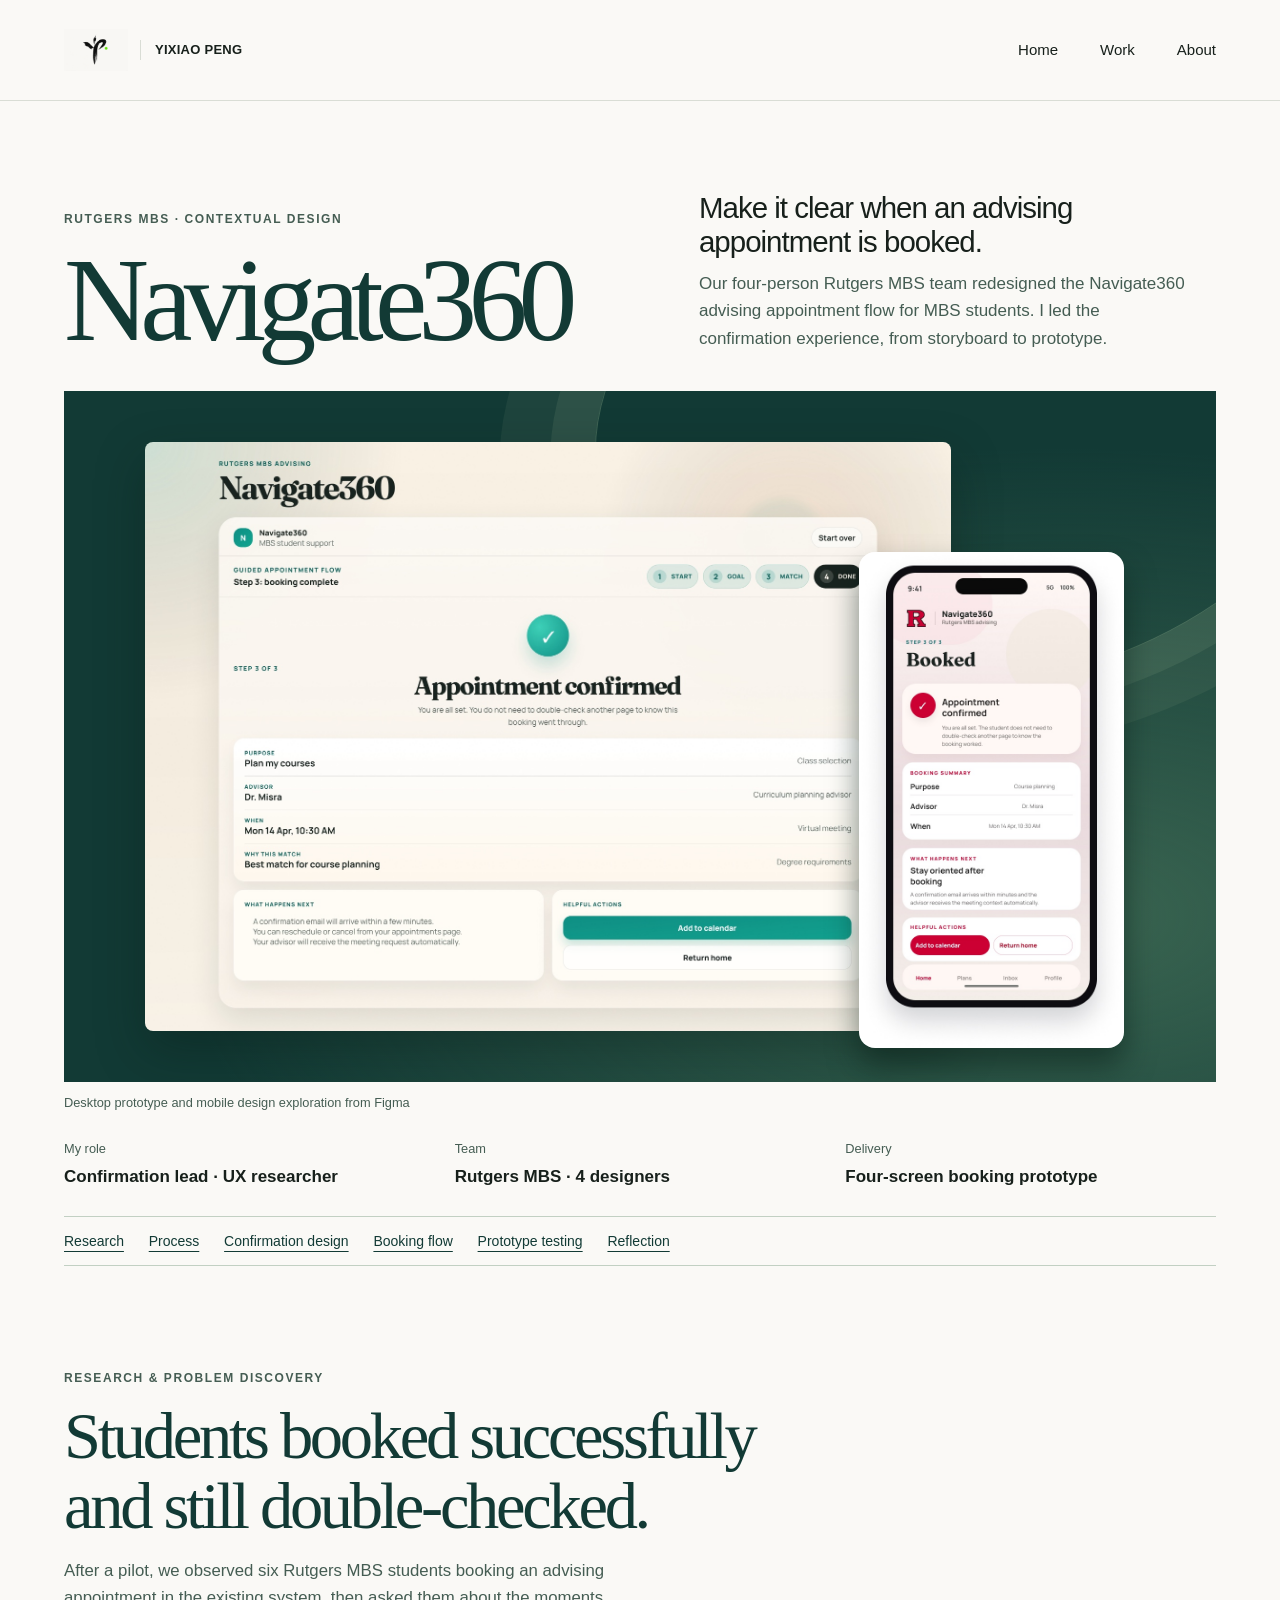
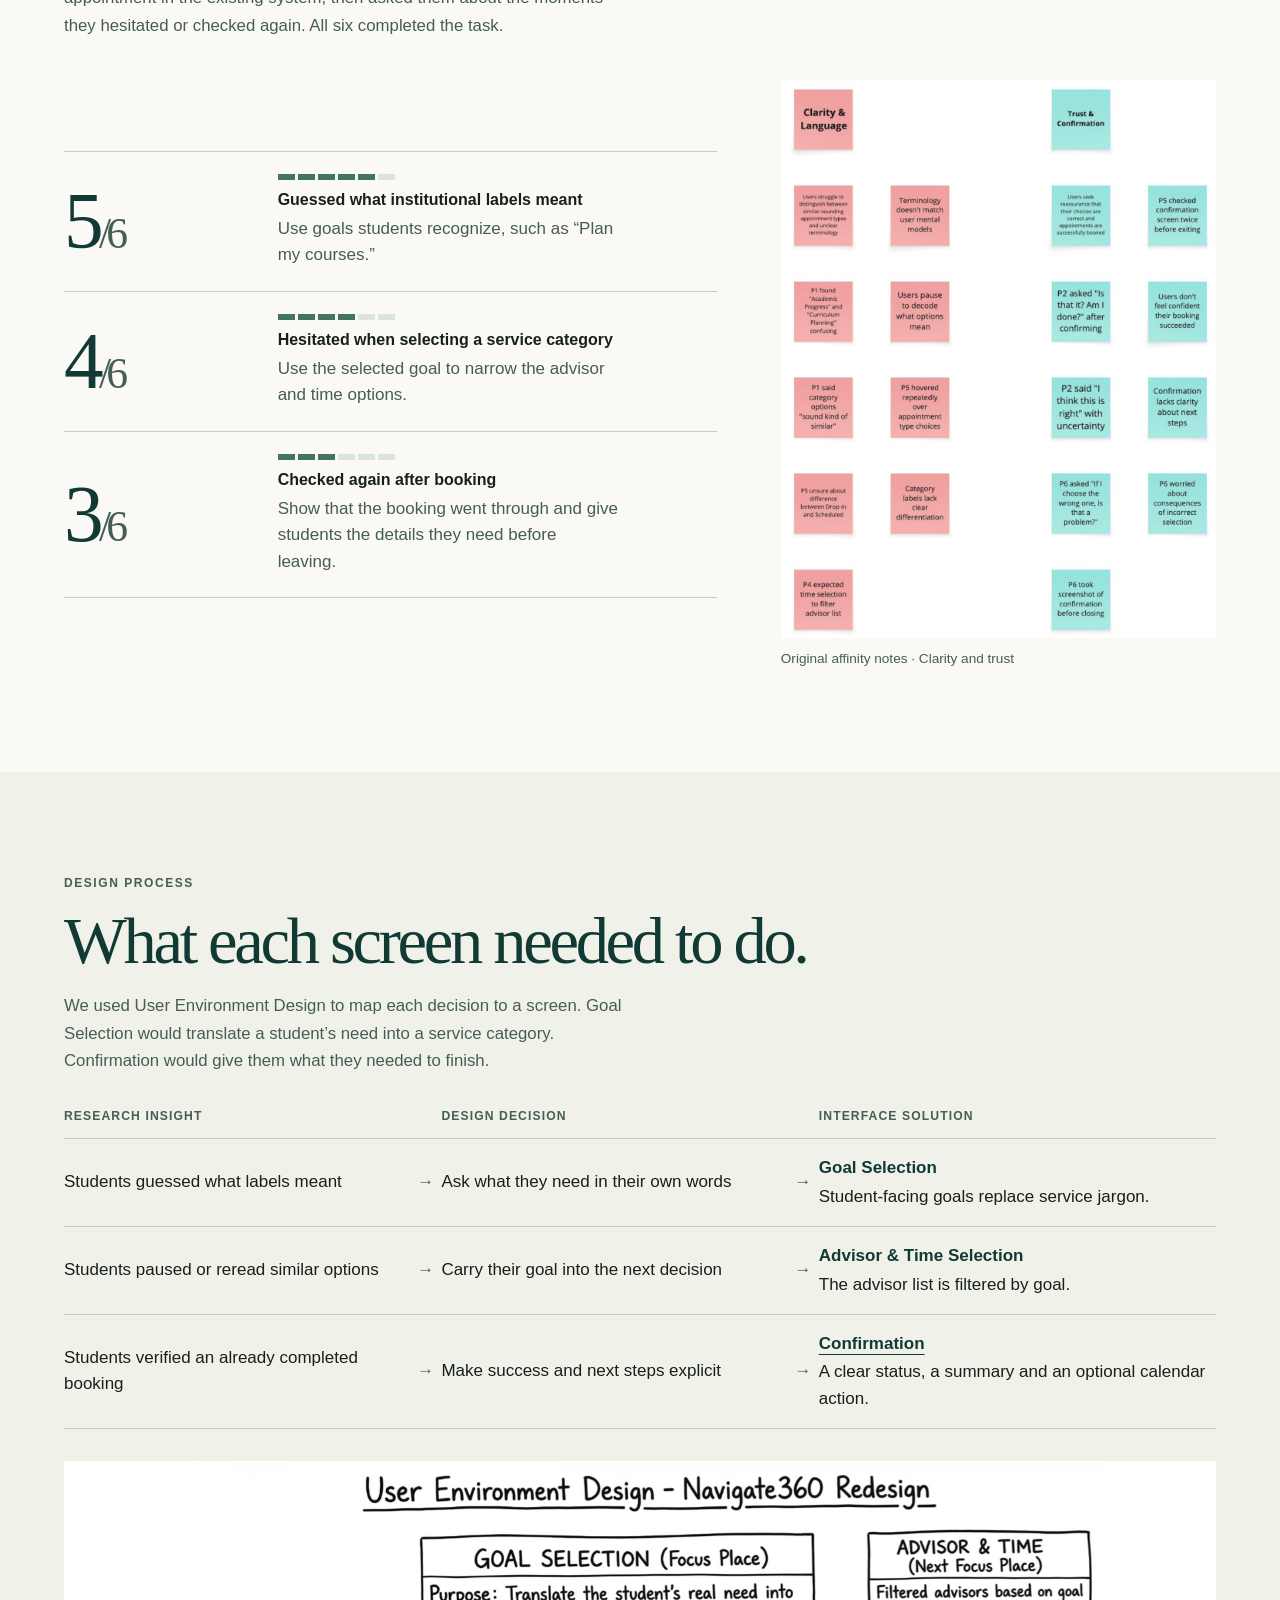
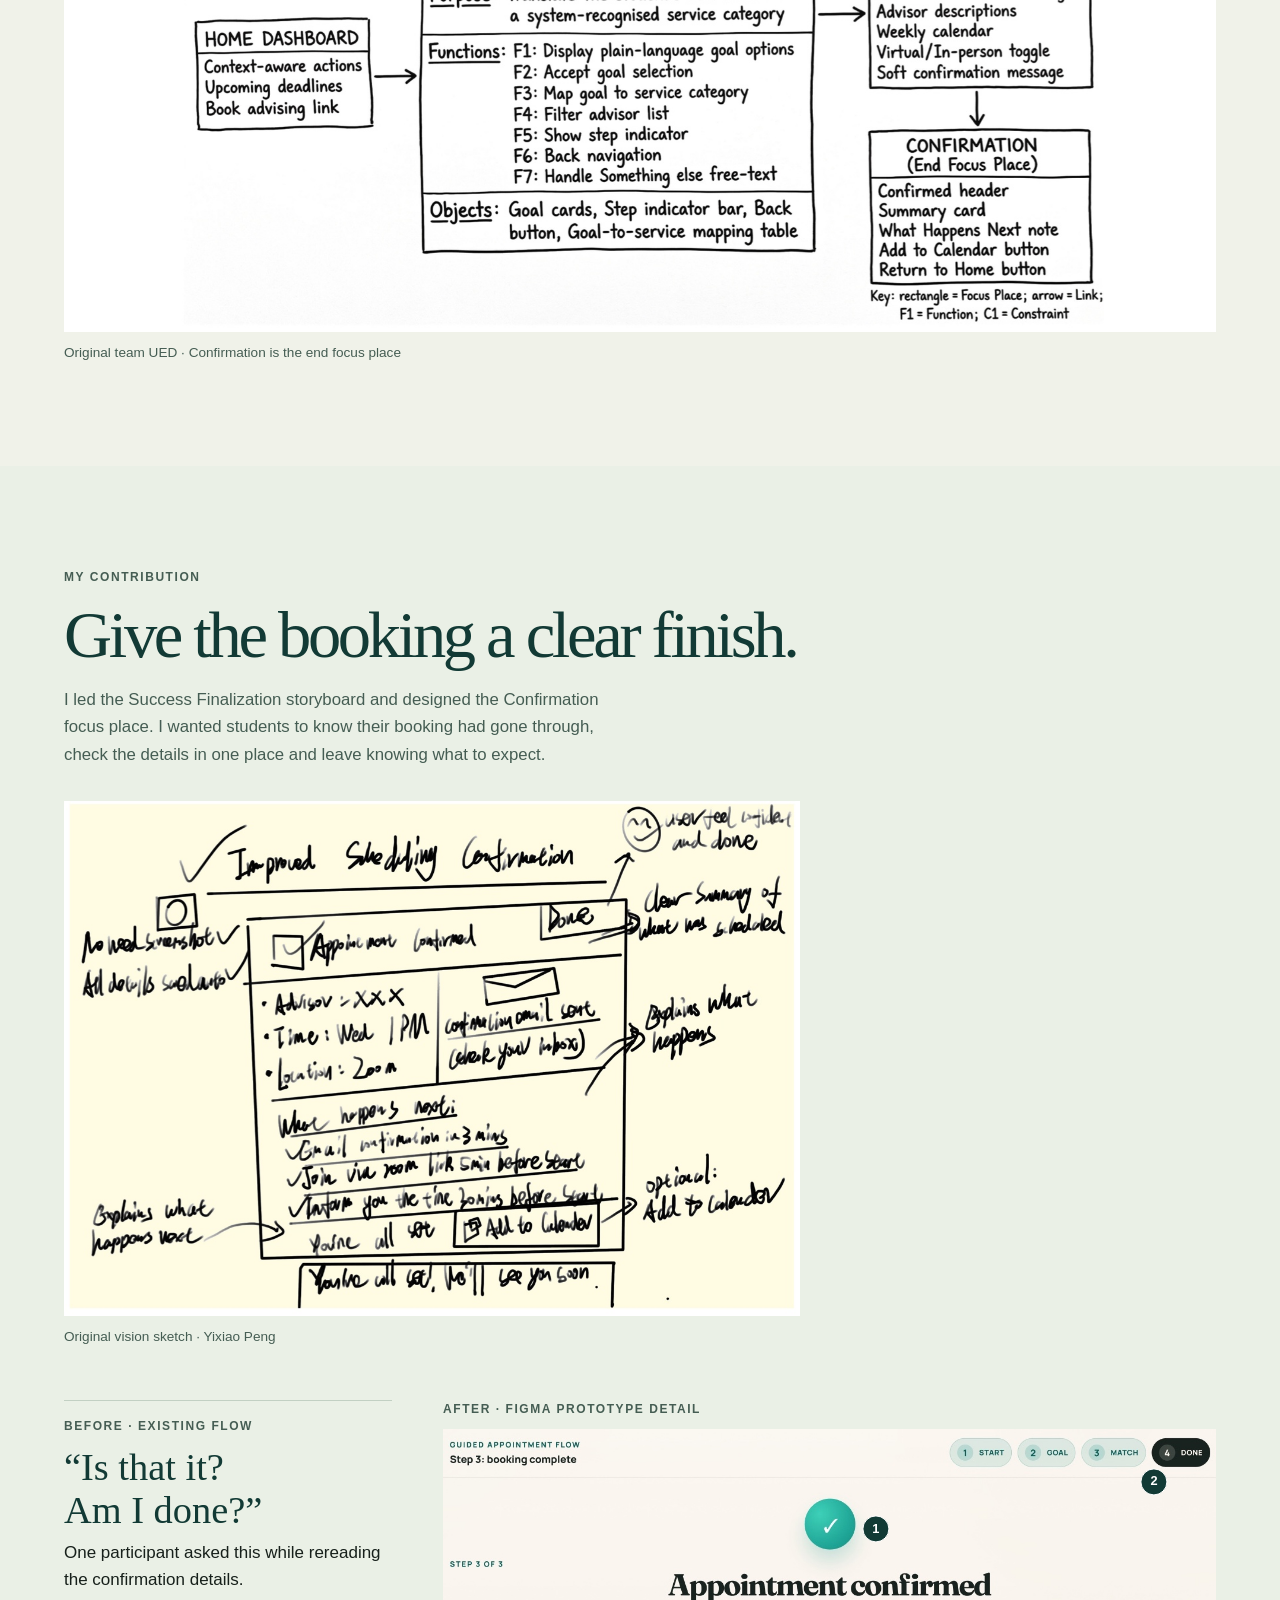
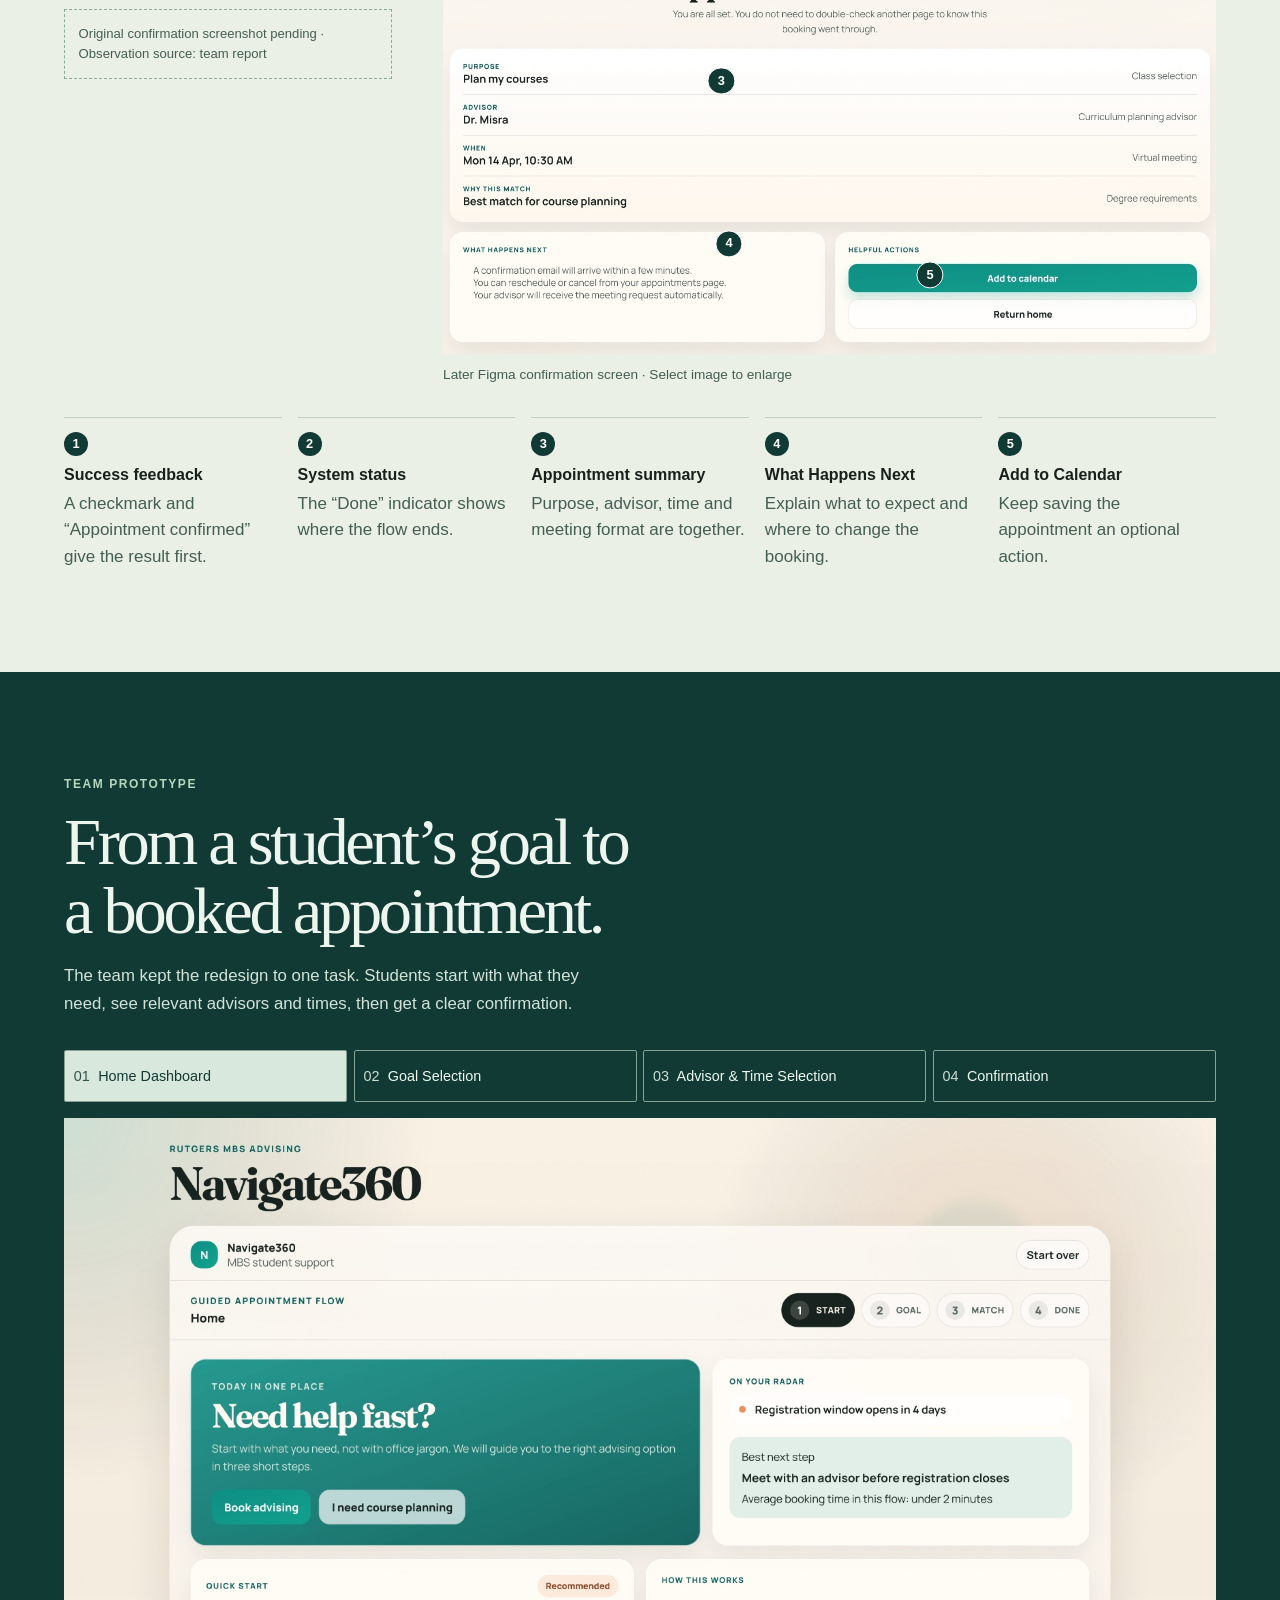
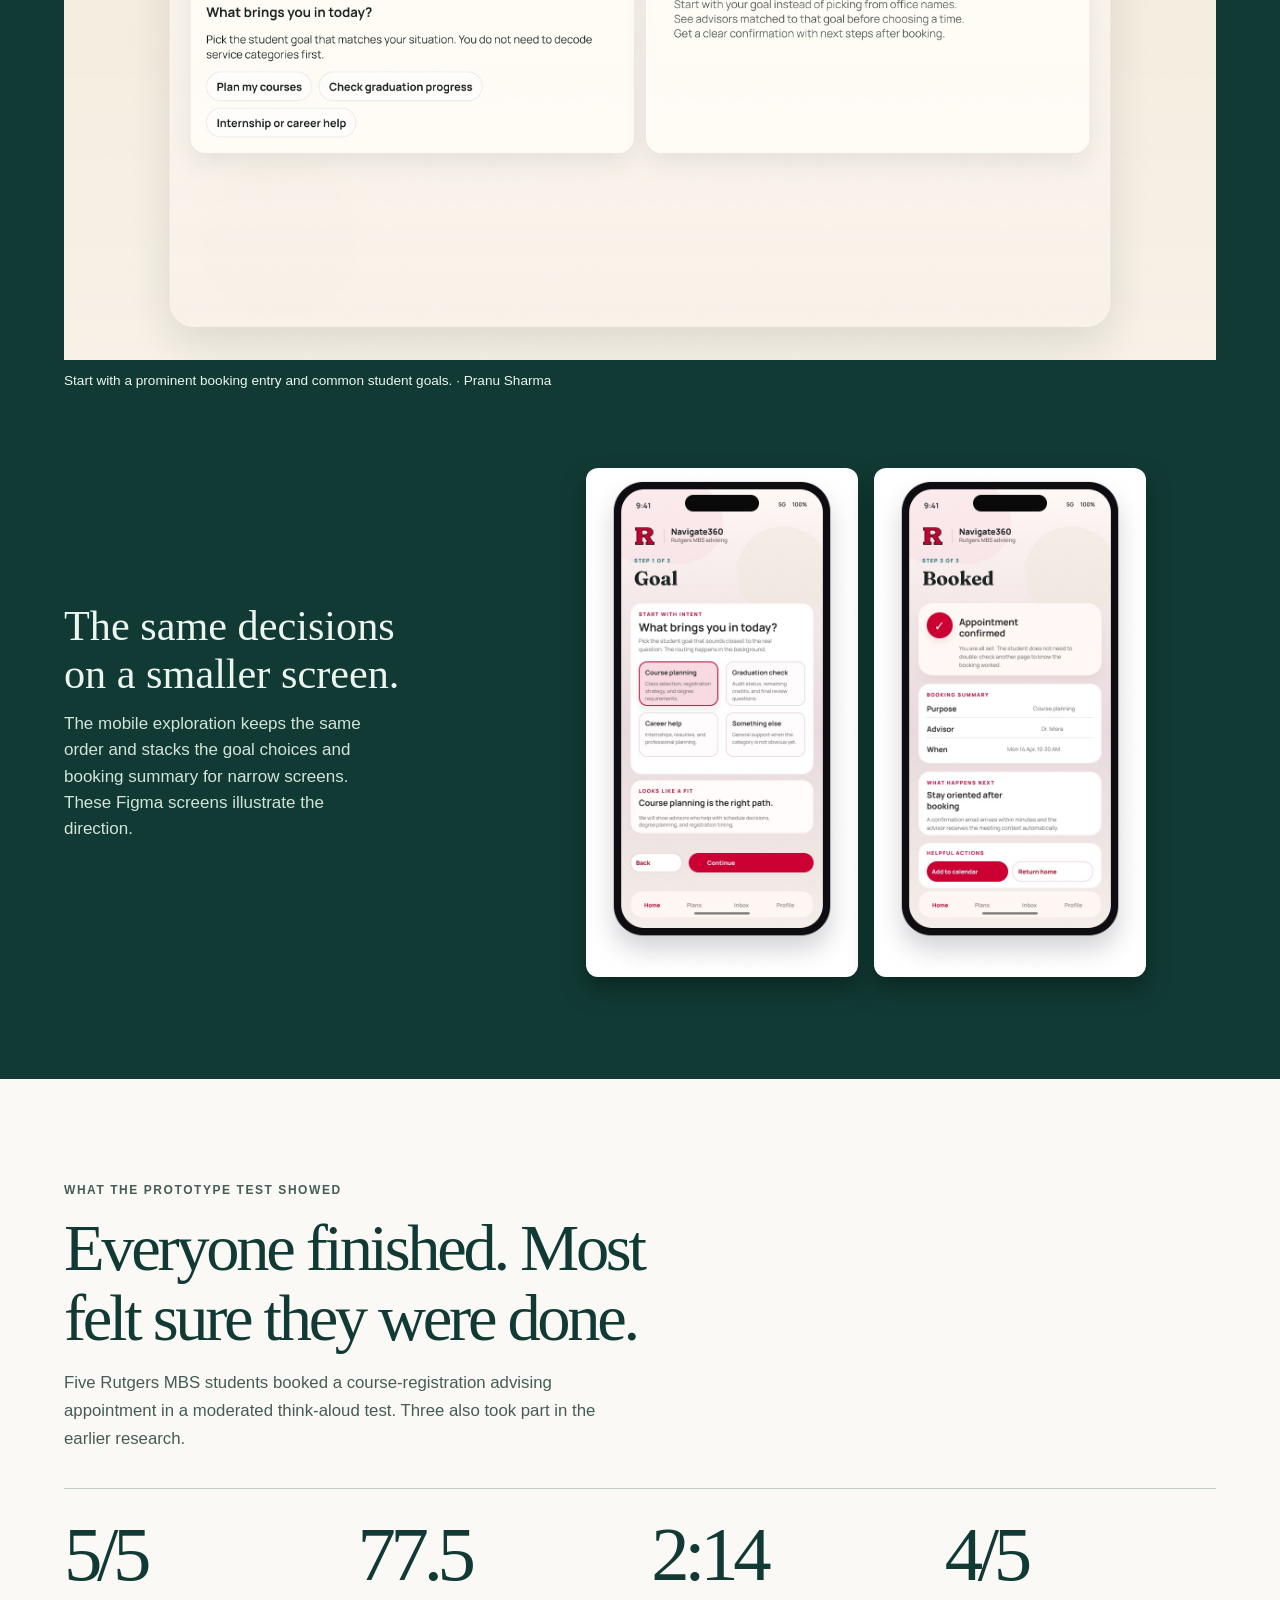
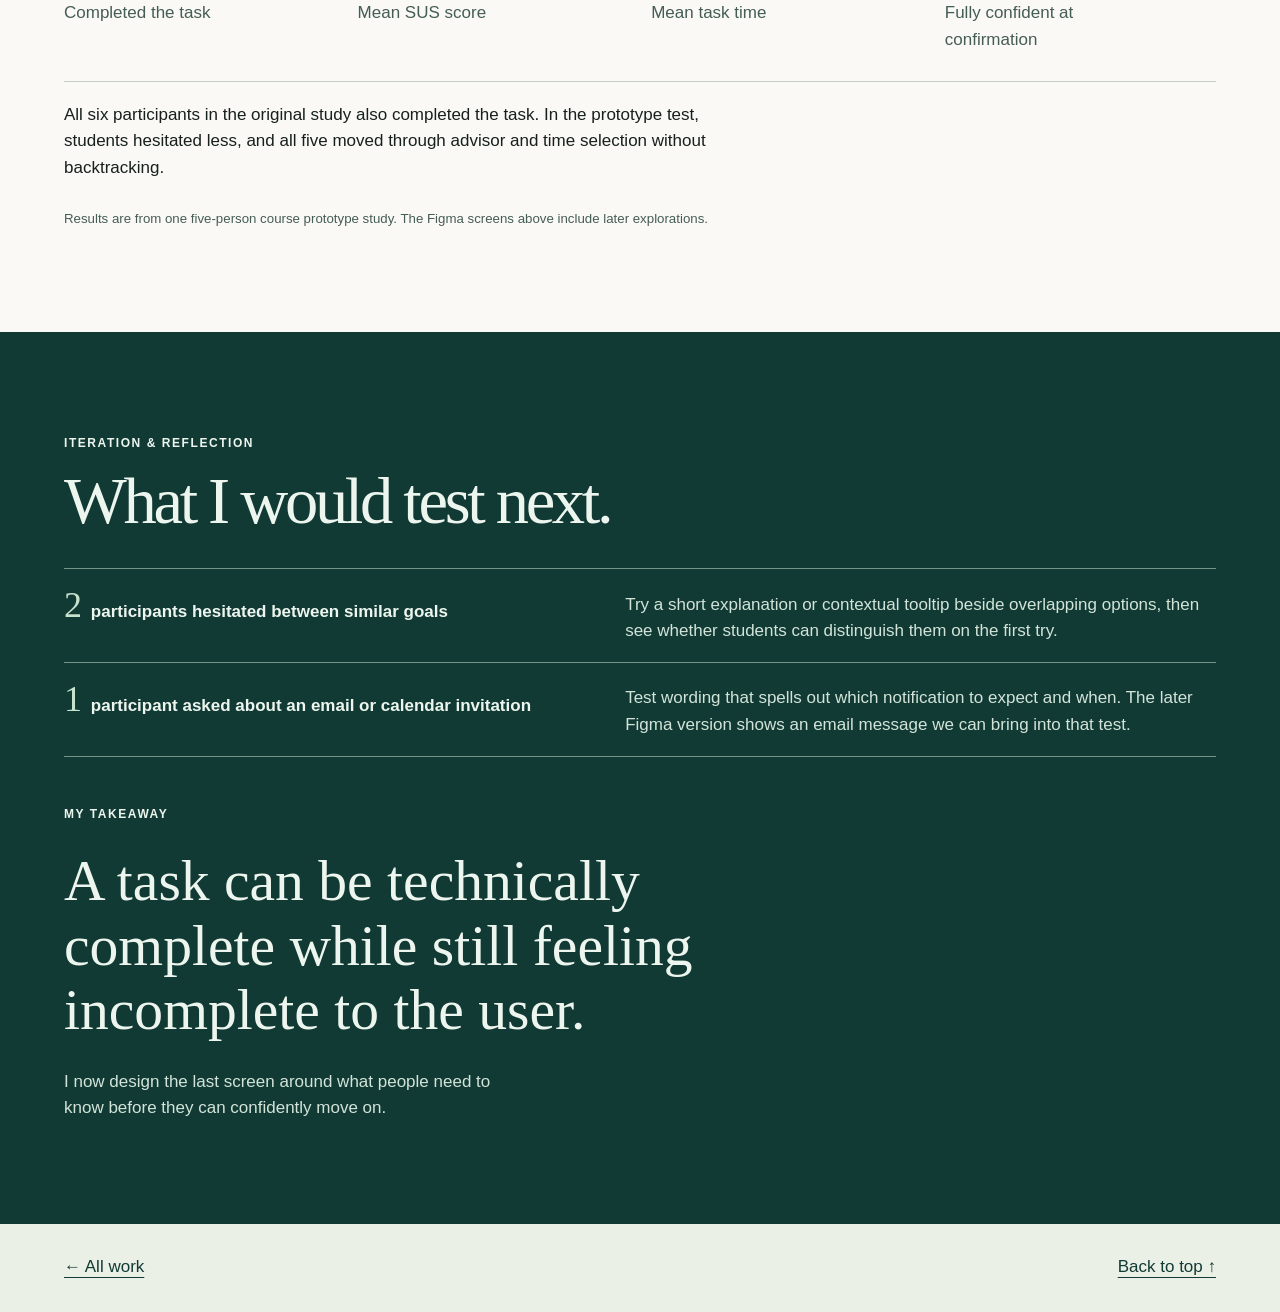
<file: navigate360.html>
<!doctype html>
<html lang="en" id="top">
<head>
<meta charset="utf-8">
<meta name="viewport" content="width=device-width, initial-scale=1">
<meta name="theme-color" content="#faf9f6">
<meta name="description" content="A Rutgers MBS team redesigned the Navigate360 advising flow. Yixiao Peng led the booking confirmation experience.">
<title>Navigate360 — Yixiao Peng</title>
<link rel="canonical" href="https://yixiao-peng-portfolio.vercel.app/navigate360.html">
<meta property="og:type" content="website">
<meta property="og:site_name" content="Yixiao Peng">
<meta property="og:title" content="Navigate360 — Yixiao Peng">
<meta property="og:description" content="A Rutgers MBS team redesigned the Navigate360 advising flow. Yixiao Peng led the booking confirmation experience.">
<meta property="og:url" content="https://yixiao-peng-portfolio.vercel.app/navigate360.html">
<meta property="og:image" content="https://yixiao-peng-portfolio.vercel.app/assets/navigate360/confirm.jpg">
<meta property="og:image:alt" content="Navigate360 desktop appointment confirmation">
<link rel="icon" href="assets/portfolio/yp-monogram.png">
<link rel="stylesheet" href="styles.css">
<link rel="stylesheet" href="navigate360.css">
<script src="site.js" defer></script>
<script src="navigate360.js" defer></script>
</head>
<body class="nv-page">
<a class="skip" href="#main">Skip to content</a><header class="site-header"><div class="wrap header-inner"><a class="brand" href="index.html" aria-label="Yixiao Peng — Home"><img class="logo" src="assets/portfolio/yp-monogram.png" width="64" height="54" alt="YP monogram"><span>YIXIAO PENG</span></a><button class="menu-toggle" aria-expanded="false" aria-controls="primary-navigation">Menu</button><nav class="nav" id="primary-navigation" aria-label="Main navigation"><a href="index.html">Home</a><a href="work.html">Work</a><a href="about.html">About</a></nav></div></header>
<main id="main">
  <header class="nv-hero">
    <div class="wrap">
      <div class="nv-lead">
        <div>
          <p class="nv-kicker">Rutgers MBS · Contextual Design</p>
          <h1>Navigate360</h1>
        </div>
        <div class="nv-lead-copy">
          <p class="nv-deck">Make it clear when an advising appointment is booked.</p>
          <p>Our four-person Rutgers MBS team redesigned the Navigate360 advising appointment flow for MBS students. I led the confirmation experience, from storyboard to prototype.</p>
        </div>
      </div>
      <div class="nv-cover">
        <a class="nv-cover-desktop" data-nv-image href="assets/navigate360/confirm.jpg"><img src="assets/navigate360/confirm.jpg" width="1690" height="1235" alt="Navigate360 desktop appointment confirmation" fetchpriority="high"></a>
        <a class="nv-cover-mobile" data-nv-image href="assets/navigate360/mobile-confirm.jpg"><img src="assets/navigate360/mobile-confirm.jpg" width="588" height="1100" alt="Mobile exploration of the booking confirmation screen"></a>
      </div>
      <p class="nv-cover-caption">Desktop prototype and mobile design exploration from Figma</p>
      <dl class="nv-facts">
        <div><dt>My role</dt><dd>Confirmation lead · UX researcher</dd></div>
        <div><dt>Team</dt><dd>Rutgers MBS · 4 designers</dd></div>
        <div><dt>Delivery</dt><dd>Four-screen booking prototype</dd></div>
      </dl>
      <nav class="nv-index" aria-label="Case study chapters">
        <a href="#research">Research</a><a href="#process">Process</a><a href="#confirmation">Confirmation design</a><a href="#flow">Booking flow</a><a href="#testing">Prototype testing</a><a href="#iteration">Reflection</a>
      </nav>
    </div>
  </header>

  <section class="nv-section wrap" id="research" aria-labelledby="nv-research">
    <div class="nv-heading">
      <p class="nv-kicker">Research &amp; problem discovery</p>
      <h2 id="nv-research">Students booked successfully and still double-checked.</h2>
      <p>After a pilot, we observed six Rutgers MBS students booking an advising appointment in the existing system, then asked them about the moments they hesitated or checked again. All six completed the task.</p>
    </div>
    <div class="nv-research-spread">
      <div class="nv-findings">
        <article>
          <strong>5<span>/6</span></strong>
          <div><div class="nv-sample" aria-hidden="true" style="--observed:5"></div><h3>Guessed what institutional labels meant</h3>
          <p>Use goals students recognize, such as “Plan my courses.”</p></div>
        </article>
        <article>
          <strong>4<span>/6</span></strong>
          <div><div class="nv-sample" aria-hidden="true" style="--observed:4"></div><h3>Hesitated when selecting a service category</h3>
          <p>Use the selected goal to narrow the advisor and time options.</p></div>
        </article>
        <article>
          <strong>3<span>/6</span></strong>
          <div><div class="nv-sample" aria-hidden="true" style="--observed:3"></div><h3>Checked again after booking</h3>
          <p>Show that the booking went through and give students the details they need before leaving.</p></div>
        </article>
      </div>
      <figure class="nv-research-art">
        <a data-nv-image href="assets/navigate360/research-affinity.jpg"><img src="assets/navigate360/research-affinity.jpg" width="1130" height="1450" alt="Original affinity notes on confusing service labels and checking the booking confirmation" loading="lazy"></a>
        <figcaption>Original affinity notes · Clarity and trust</figcaption>
      </figure>
    </div>
  </section>

  <section class="nv-section nv-process" id="process" aria-labelledby="nv-process">
    <div class="wrap">
      <div class="nv-heading">
        <p class="nv-kicker">Design process</p>
        <h2 id="nv-process">What each screen needed to do.</h2>
        <p>We used User Environment Design to map each decision to a screen. Goal Selection would translate a student’s need into a service category. Confirmation would give them what they needed to finish.</p>
      </div>
      <div class="nv-decision-map">
        <div class="nv-map-head" aria-hidden="true"><span>Research insight</span><span>Design decision</span><span>Interface solution</span></div>
        <ol>
          <li><span>Students guessed what labels meant</span><span>Ask what they need in their own words</span><span><strong>Goal Selection</strong>Student-facing goals replace service jargon.</span></li>
          <li><span>Students paused or reread similar options</span><span>Carry their goal into the next decision</span><span><strong>Advisor &amp; Time Selection</strong>The advisor list is filtered by goal.</span></li>
          <li><span>Students verified an already completed booking</span><span>Make success and next steps explicit</span><span><strong><a href="#confirmation">Confirmation</a></strong>A clear status, a summary and an optional calendar action.</span></li>
        </ol>
      </div>
      <figure class="nv-ued">
        <a data-nv-image href="assets/navigate360/ued.jpg"><img src="assets/navigate360/ued.jpg" width="1400" height="710" alt="Original User Environment Design diagram linking Home Dashboard, Goal Selection, Advisor and Time, and Confirmation" loading="lazy"></a>
        <figcaption>Original team UED · Confirmation is the end focus place</figcaption>
      </figure>
    </div>
  </section>

  <section class="nv-section nv-sage" id="confirmation" aria-labelledby="nv-confirmation">
    <div class="wrap">
      <div class="nv-heading">
        <p class="nv-kicker">My contribution</p>
        <h2 id="nv-confirmation">Give the booking a clear finish.</h2>
        <p>I led the Success Finalization storyboard and designed the Confirmation focus place. I wanted students to know their booking had gone through, check the details in one place and leave knowing what to expect.</p>
      </div>
      <figure class="nv-vision"><a data-nv-image href="assets/navigate360/confirmation-sketch.jpg"><img src="assets/navigate360/confirmation-sketch.jpg" width="1240" height="868" alt="Yixiao Peng’s original hand-drawn booking confirmation sketch" loading="lazy"></a><figcaption>Original vision sketch · Yixiao Peng</figcaption></figure>

      <div class="nv-compare">
        <div class="nv-before">
          <p class="nv-kicker">Before · Existing flow</p>
          <h3>“Is that it? Am I done?”</h3>
          <p>One participant asked this while rereading the confirmation details.</p>
          <p class="nv-missing">Original confirmation screenshot pending · Observation source: team report</p>
        </div>
        <figure class="nv-annotated">
          <p class="nv-kicker">After · Figma prototype detail</p>
          <a data-nv-image href="assets/navigate360/confirmation-detail.jpg"><img src="assets/navigate360/confirmation-detail.jpg" width="1340" height="909" alt="Confirmation detail with a success heading, Done status, appointment summary, next steps and Add to Calendar" loading="lazy">
            <span class="nv-pin" style="--x:56%;--y:19%" aria-hidden="true">1</span>
            <span class="nv-pin" style="--x:92%;--y:10%" aria-hidden="true">2</span>
            <span class="nv-pin" style="--x:36%;--y:48%" aria-hidden="true">3</span>
            <span class="nv-pin" style="--x:37%;--y:79%" aria-hidden="true">4</span>
            <span class="nv-pin" style="--x:63%;--y:85%" aria-hidden="true">5</span>
          </a>
          <figcaption>Later Figma confirmation screen · Select image to enlarge</figcaption>
        </figure>
      </div>
      <ol class="nv-callouts">
        <li><h3>Success feedback</h3><p>A checkmark and “Appointment confirmed” give the result first.</p></li>
        <li><h3>System status</h3><p>The “Done” indicator shows where the flow ends.</p></li>
        <li><h3>Appointment summary</h3><p>Purpose, advisor, time and meeting format are together.</p></li>
        <li><h3>What Happens Next</h3><p>Explain what to expect and where to change the booking.</p></li>
        <li><h3>Add to Calendar</h3><p>Keep saving the appointment an optional action.</p></li>
      </ol>
    </div>
  </section>

  <section class="nv-section nv-flow" id="flow" aria-labelledby="nv-flow">
    <div class="wrap">
      <div class="nv-heading">
        <p class="nv-kicker">Team prototype</p>
        <h2 id="nv-flow">From a student’s goal to a booked appointment.</h2>
        <p>The team kept the redesign to one task. Students start with what they need, see relevant advisors and times, then get a clear confirmation.</p>
      </div>
      <div class="nv-journey">
        <div class="nv-steps" role="group" aria-label="Booking flow steps" hidden>
          <button type="button" data-nv-step="start"><span>01</span> <span>Home Dashboard</span></button>
          <button type="button" data-nv-step="goal"><span>02</span> <span>Goal Selection</span></button>
          <button type="button" data-nv-step="match"><span>03</span> <span>Advisor &amp; Time Selection</span></button>
          <button type="button" data-nv-step="done"><span>04</span> <span>Confirmation</span></button>
        </div>
        <figure id="nv-step-start"><a data-nv-image href="assets/navigate360/home.jpg"><img src="assets/navigate360/home.jpg" width="1690" height="1235" alt="Prototype home with a Book advising action and goal shortcuts" loading="lazy"></a><figcaption>Start with a prominent booking entry and common student goals. · Pranu Sharma</figcaption></figure>
        <figure id="nv-step-goal"><a data-nv-image href="assets/navigate360/goal.jpg"><img src="assets/navigate360/goal.jpg" width="1690" height="1365" alt="Prototype goal selection with course planning and graduation progress options" loading="lazy"></a><figcaption>Choose a goal written in the student’s own language. · Shounak Singh</figcaption></figure>
        <figure id="nv-step-match"><a data-nv-image href="assets/navigate360/advisor.jpg"><img src="assets/navigate360/advisor.jpg" width="1690" height="1258" alt="Prototype advisor and time selection filtered to the chosen goal" loading="lazy"></a><figcaption>See advisors and times relevant to the selected goal. · Yuan Feng</figcaption></figure>
        <figure id="nv-step-done"><a data-nv-image href="assets/navigate360/confirm.jpg"><img src="assets/navigate360/confirm.jpg" width="1690" height="1235" alt="Navigate360 desktop appointment confirmation" loading="lazy"></a><figcaption>Review the booking and decide whether to add it to a calendar. · Yixiao Peng</figcaption></figure>
      </div>
      <div class="nv-mobile-study">
        <div><h3>The same decisions on a smaller screen.</h3><p>The mobile exploration keeps the same order and stacks the goal choices and booking summary for narrow screens. These Figma screens illustrate the direction.</p></div>
        <div class="nv-phones">
          <a data-nv-image href="assets/navigate360/mobile-goal.jpg"><img src="assets/navigate360/mobile-goal.jpg" width="588" height="1100" alt="Mobile exploration showing stacked advising goal choices" loading="lazy"></a>
          <a data-nv-image href="assets/navigate360/mobile-confirm.jpg"><img src="assets/navigate360/mobile-confirm.jpg" width="588" height="1100" alt="Mobile exploration of the booking confirmation screen" loading="lazy"></a>
        </div>
      </div>
    </div>
  </section>

  <section class="nv-section wrap" id="testing" aria-labelledby="nv-testing">
    <div class="nv-heading">
      <p class="nv-kicker">What the prototype test showed</p>
      <h2 id="nv-testing">Everyone finished. Most felt sure they were done.</h2>
      <p>Five Rutgers MBS students booked a course-registration advising appointment in a moderated think-aloud test. Three also took part in the earlier research.</p>
    </div>
    <dl class="nv-metrics">
      <div><dt>5/5</dt><dd>Completed the task</dd></div>
      <div><dt>77.5</dt><dd>Mean SUS score</dd></div>
      <div><dt>2:14</dt><dd>Mean task time</dd></div>
      <div><dt>4/5</dt><dd>Fully confident at confirmation</dd></div>
    </dl>
    <div class="nv-test-readout">
      <p>All six participants in the original study also completed the task. In the prototype test, students hesitated less, and all five moved through advisor and time selection without backtracking.</p>
      <p class="nv-scope">Results are from one five-person course prototype study. The Figma screens above include later explorations.</p>
    </div>
  </section>

  <section class="nv-section nv-reflection" id="iteration" aria-labelledby="nv-iteration">
    <div class="wrap">
      <div class="nv-heading">
        <p class="nv-kicker">Iteration &amp; reflection</p>
        <h2 id="nv-iteration">What I would test next.</h2>
      </div>
      <dl class="nv-next">
        <div><dt><span>2</span>participants hesitated between similar goals</dt><dd>Try a short explanation or contextual tooltip beside overlapping options, then see whether students can distinguish them on the first try.</dd></div>
        <div><dt><span>1</span>participant asked about an email or calendar invitation</dt><dd>Test wording that spells out which notification to expect and when. The later Figma version shows an email message we can bring into that test.</dd></div>
      </dl>
      <div class="nv-takeaway">
        <p class="nv-kicker">My takeaway</p>
        <p>A task can be technically complete while still feeling incomplete to the user.</p>
        <p>I now design the last screen around what people need to know before they can confidently move on.</p>
      </div>
    </div>
  </section>
</main>

<footer class="nv-footer"><div class="wrap"><a href="work.html#navigate360-project">← All work</a><a href="#top">Back to top ↑</a></div></footer>
<dialog class="nv-dialog" aria-label="Expanded design image">
  <div><a data-nv-full href="assets/navigate360/confirm.jpg" target="_blank" rel="noopener">Open full image ↗</a><form method="dialog"><button type="submit">Close image</button></form></div>
  <img src="assets/navigate360/confirm.jpg" alt="" aria-hidden="true">
</dialog>
</body>
</html>
</file>
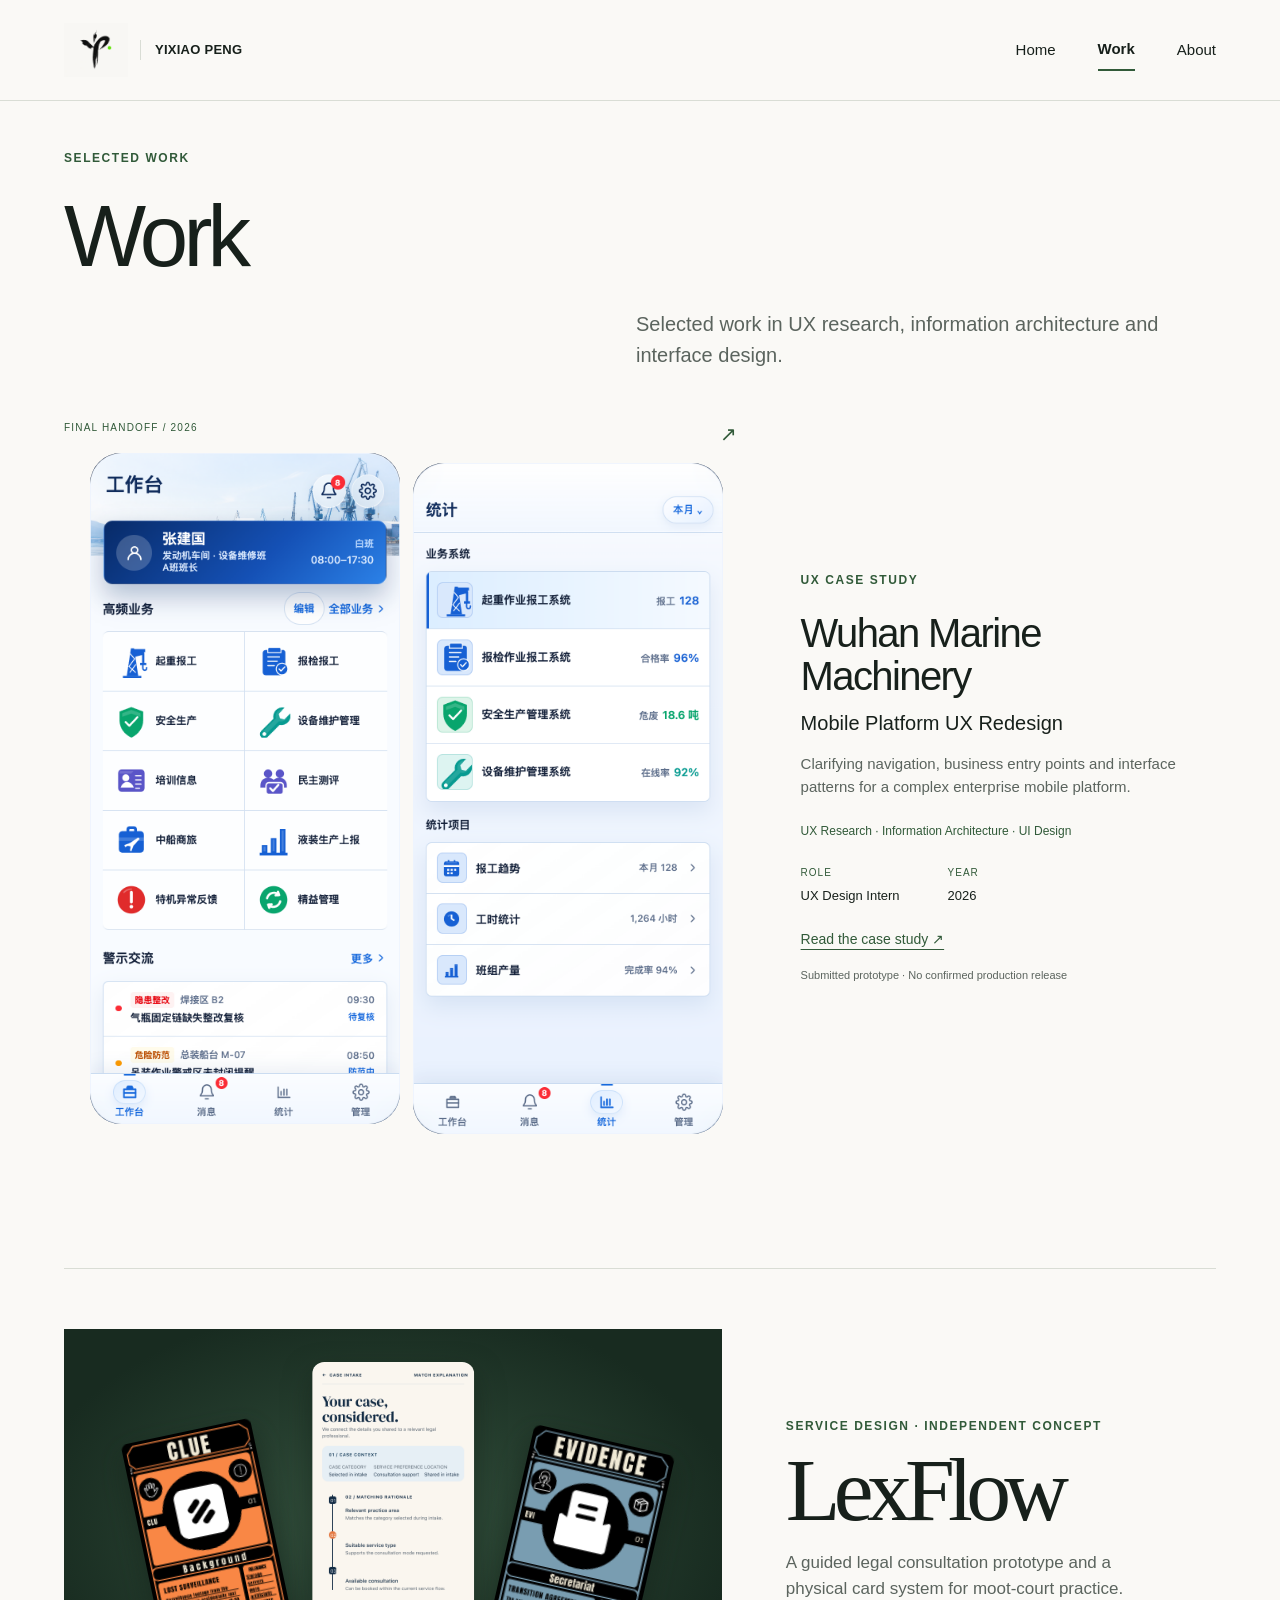
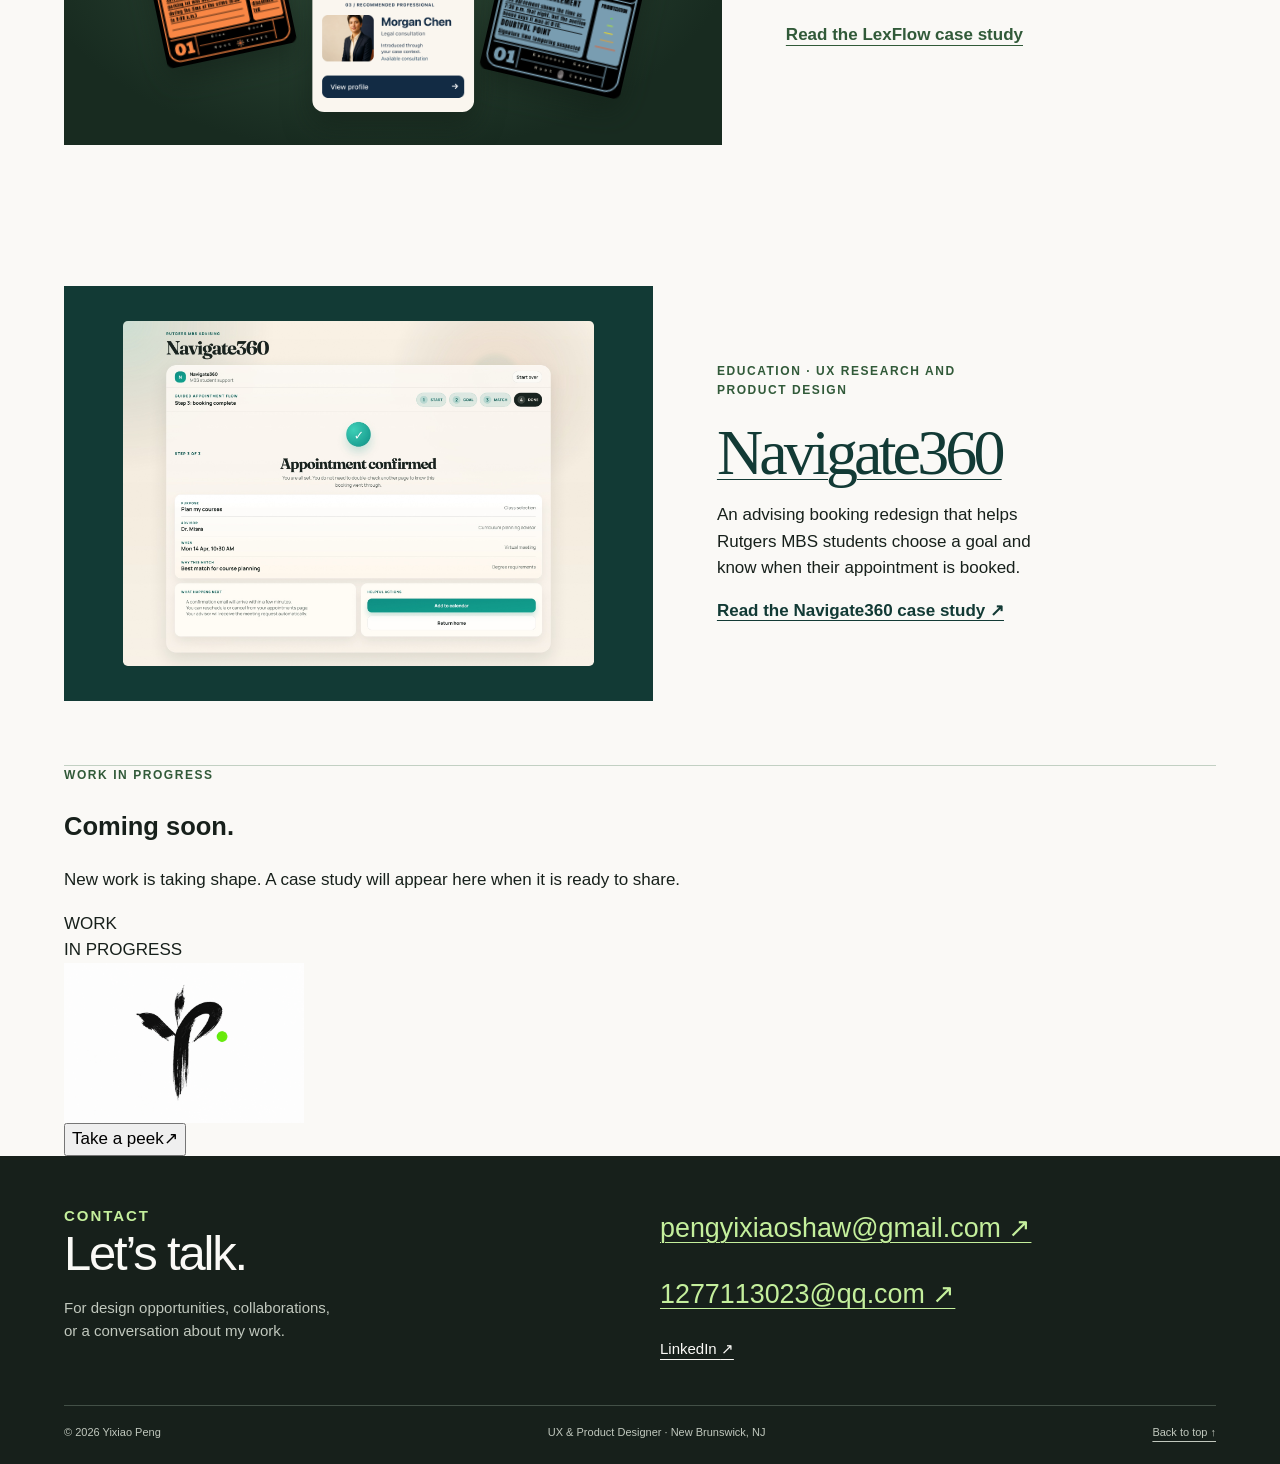
<file: work.html>
<!doctype html><html lang="en" id="top"><head><meta charset="UTF-8"><meta name="viewport" content="width=device-width,initial-scale=1"><meta name="description" content="Selected UX and product design work by Yixiao Peng."><meta name="theme-color" content="#faf9f6"><title>Work — Yixiao Peng</title><link rel="canonical" href="https://yixiao-peng-portfolio.vercel.app/work.html"><meta property="og:type" content="website"><meta property="og:site_name" content="Yixiao Peng"><meta property="og:title" content="Work — Yixiao Peng"><meta property="og:description" content="Selected UX and product design work by Yixiao Peng."><meta property="og:url" content="https://yixiao-peng-portfolio.vercel.app/work.html"><meta property="og:image" content="https://yixiao-peng-portfolio.vercel.app/assets/portfolio/yp-monogram.png"><meta property="og:image:alt" content="Yixiao Peng — YP ink monogram"><meta name="twitter:card" content="summary_large_image"><link rel="icon" href="assets/portfolio/yp-monogram.png"><link rel="stylesheet" href="styles.css"><link rel="stylesheet" href="wmmp-case.css"><link rel="stylesheet" href="lexflow.css"><link rel="stylesheet" href="project-transitions.css"><script src="project-transitions.js"></script><script src="site.js" defer></script><link rel="stylesheet" href="signature-motion.css"><script src="signature-motion.js" defer></script><link rel="stylesheet" href="immersive-case.css"><script defer src="immersive-case.js"></script><link rel="stylesheet" href="navigate360.css"></head><body class="work-page"><a class="skip" href="#main">Skip to content</a><header class="site-header"><div class="wrap header-inner"><a class="brand" href="index.html" aria-label="Yixiao Peng — Home"><img class="logo" src="assets/portfolio/yp-monogram.png" width="64" height="54" alt="YP monogram"><span>YIXIAO PENG</span></a><button class="menu-toggle" aria-expanded="false" aria-controls="primary-navigation">Menu</button><nav class="nav" id="primary-navigation" aria-label="Main navigation"><a href="index.html">Home</a><a href="work.html" aria-current="page">Work</a><a href="about.html">About</a></nav></div></header><main id="main"><div class="wrap"><section class="page-title"><p class="eyebrow">Selected work</p><h1 data-entrance>Work</h1><p class="intro">Selected work in UX research, information architecture and interface design.</p></section><section class="wm-work-feature" aria-labelledby="wuhan-project"><a class="wm-work-visual" data-immersive-cover data-entrance href="wuhan-marine-machinery.html" aria-label="View Wuhan Marine Machinery UX case study"><span class="wm-work-tag">Final handoff / 2026</span><div><img src="assets/wmmp/r6-workbench.png" width="780" height="1688" alt="Final handoff: Workbench screen" loading="eager" decoding="async"><img src="assets/wmmp/r6-statistics.png" width="780" height="1688" alt="Final handoff: Statistics screen" loading="eager" decoding="async"></div><span class="wm-work-open" aria-hidden="true">↗</span></a><div class="wm-work-copy" data-entrance data-entrance-delay="40"><span class="eyebrow">UX case study</span><h2 id="wuhan-project"><a href="wuhan-marine-machinery.html">Wuhan Marine Machinery</a></h2><p class="wm-work-subtitle">Mobile Platform UX Redesign</p><p>Clarifying navigation, business entry points and interface patterns for a complex enterprise mobile platform.</p><p class="wm-work-category">UX Research · Information Architecture · UI Design</p><dl><div><dt>Role</dt><dd>UX Design Intern</dd></div><div><dt>Year</dt><dd>2026</dd></div></dl><a class="button" data-immersive-magnet href="wuhan-marine-machinery.html">Read the case study ↗</a><p class="wm-caption">Submitted prototype · No confirmed production release</p></div></section><section class="lf-work" aria-labelledby="lexflow-project">
  <a class="lf-work-visual" href="lexflow.html" aria-label="View the LexFlow case study">
    <div class="lf-art" aria-hidden="true">
  <img class="lf-art-clue" src="assets/lexflow/web/clue.png" width="1355" height="2350" alt="" aria-hidden="true" decoding="async">
  <img class="lf-art-evidence" src="assets/lexflow/web/evidence.png" width="1355" height="2350" alt="" aria-hidden="true" decoding="async">
  <img class="lf-art-app" src="assets/lexflow/web/recommendation.png" width="390" height="844" alt="" aria-hidden="true" decoding="async">
</div>
  </a>
  <div class="lf-work-copy">
    <p class="eyebrow">Service design · Independent concept</p>
    <h2 id="lexflow-project"><a href="lexflow.html">LexFlow</a></h2>
    <p>A guided legal consultation prototype and a physical card system for moot-court practice.</p>
    <a class="lf-text-link" href="lexflow.html">Read the LexFlow case study</a>
  </div>
</section>
<section class="nv-work" aria-labelledby="navigate360-project">
  <a class="nv-work-visual" href="navigate360.html" aria-label="View the Navigate360 case study">
    <img src="assets/navigate360/confirm.jpg" width="1690" height="1235" alt="Navigate360 desktop appointment confirmation" loading="lazy">
  </a>
  <div class="nv-work-copy">
    <p class="eyebrow">Education · UX research and product design</p>
    <h2 id="navigate360-project"><a href="navigate360.html">Navigate360</a></h2>
    <p>An advising booking redesign that helps Rutgers MBS students choose a goal and know when their appointment is booked.</p>
    <a href="navigate360.html">Read the Navigate360 case study <span aria-hidden="true">↗</span></a>
  </div>
</section>
<section class="coming-soon" aria-labelledby="coming-title"><div class="coming-heading"><p class="eyebrow">Work in progress</p><h2 id="coming-title">Coming soon.</h2><p>New work is taking shape. A case study will appear here when it is ready to share.</p></div><div class="coming-exhibit" data-coming-soon><div class="coming-art" aria-hidden="true"><span>WORK<br>IN PROGRESS</span><img src="assets/portfolio/yp-monogram.png" width="240" height="160" alt="" aria-hidden="true" loading="lazy"></div><div class="coming-frost" aria-hidden="true"></div><noscript><div class="coming-message"><h3>In the making.</h3><p>Still exploring, testing and shaping the story. Nothing published here yet.</p></div></noscript><button class="coming-trigger" type="button" aria-expanded="false" aria-controls="coming-message"><span>Take a peek</span><span aria-hidden="true">↗</span></button><div class="coming-message" id="coming-message" role="region" aria-labelledby="coming-message-title" hidden><p class="eyebrow">Work in progress</p><h3 id="coming-message-title">In the making.</h3><p>Still exploring, testing and shaping the story. Nothing published here yet.</p><button type="button" data-coming-reset>Close</button></div></div></section></div></main><footer class="footer" id="contact"><div class="wrap"><div class="contact-layout"><div><p class="eyebrow">Contact</p><h2>Let’s talk.</h2><p>For design opportunities, collaborations,<br>or a conversation about my work.</p></div><div class="contact-links"><div class="contact-emails"><div class="contact-email"><a class="email" href="mailto:pengyixiaoshaw@gmail.com">pengyixiaoshaw@gmail.com ↗</a></div><div class="contact-email"><a class="email" href="mailto:1277113023@qq.com">1277113023@qq.com ↗</a></div></div><a class="linkedin" href="https://www.linkedin.com/in/yixiao-peng/" target="_blank" rel="noopener noreferrer">LinkedIn <span aria-hidden="true">↗</span><span class="visually-hidden"> (opens in a new tab)</span></a></div></div><div class="footer-meta"><span>© 2026 Yixiao Peng</span><span>UX & Product Designer · New Brunswick, NJ</span><a href="#top">Back to top ↑</a></div></div></footer></body></html>
</file>
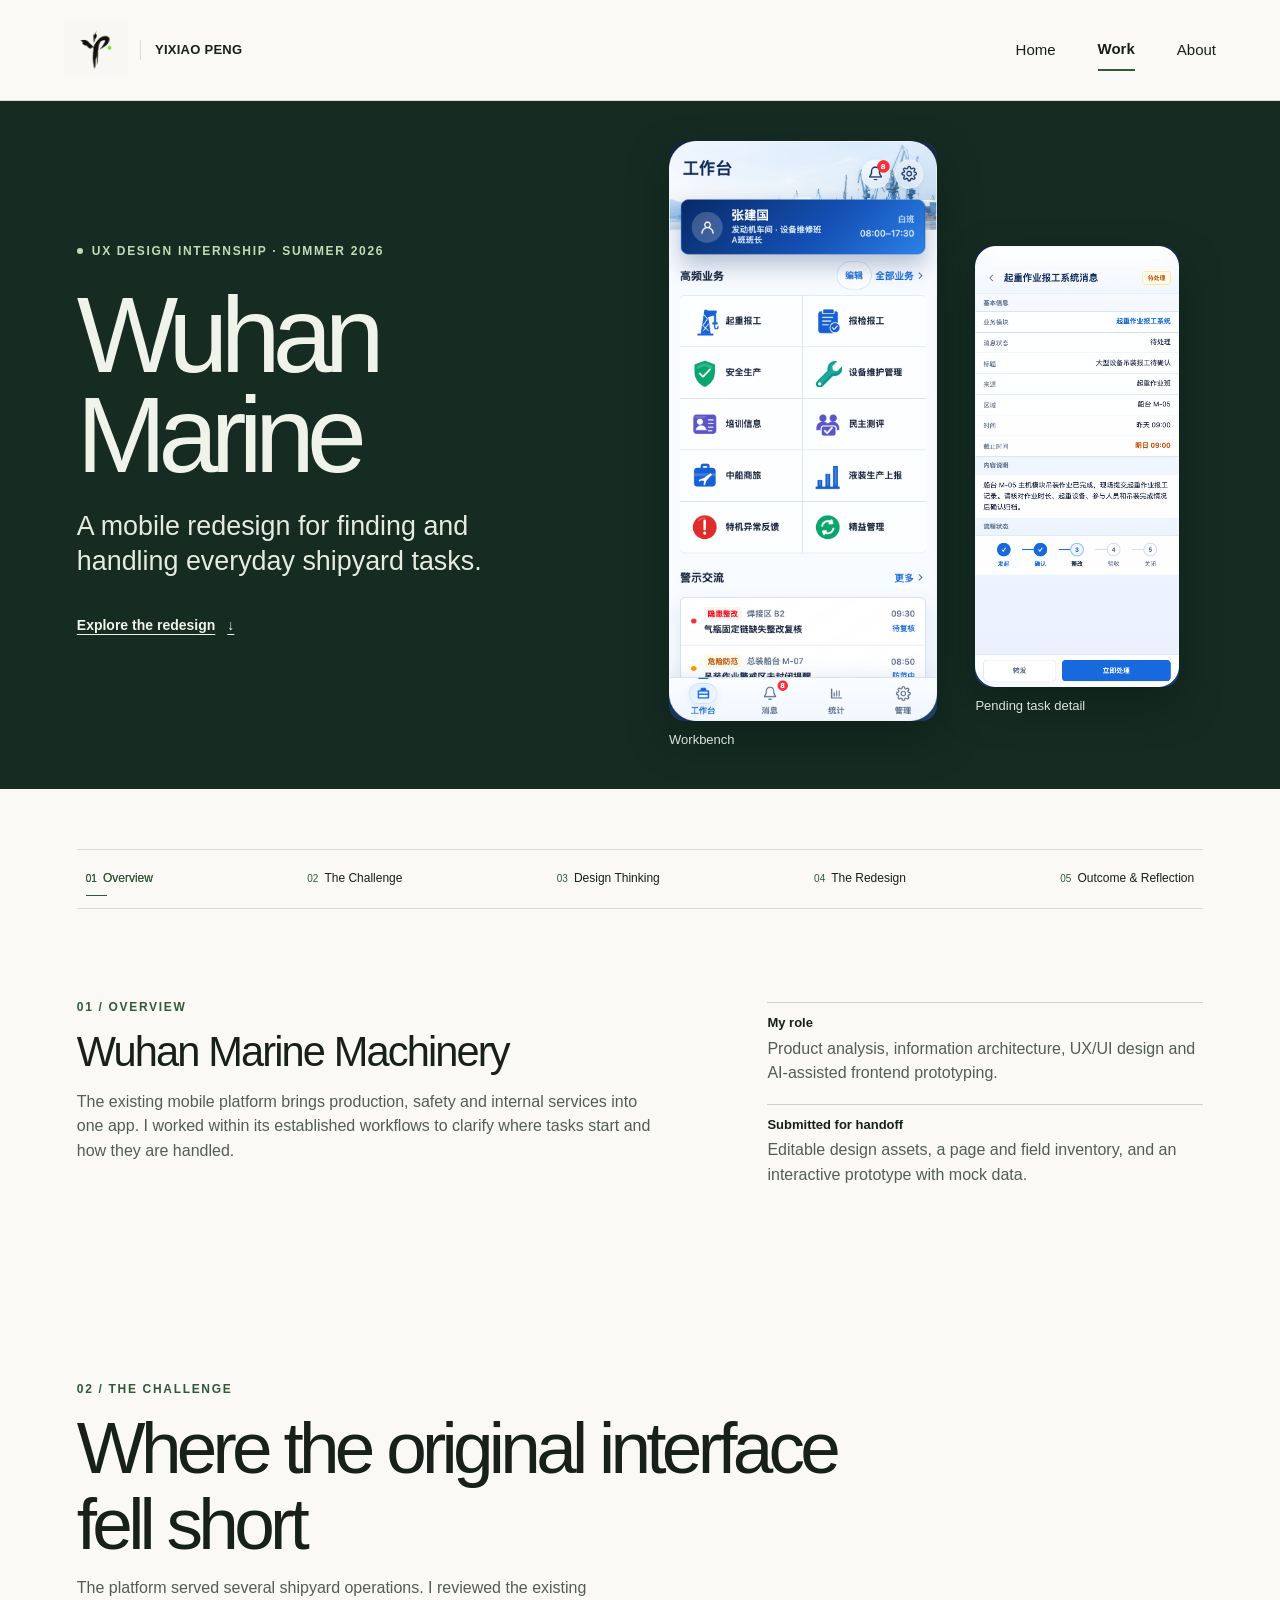
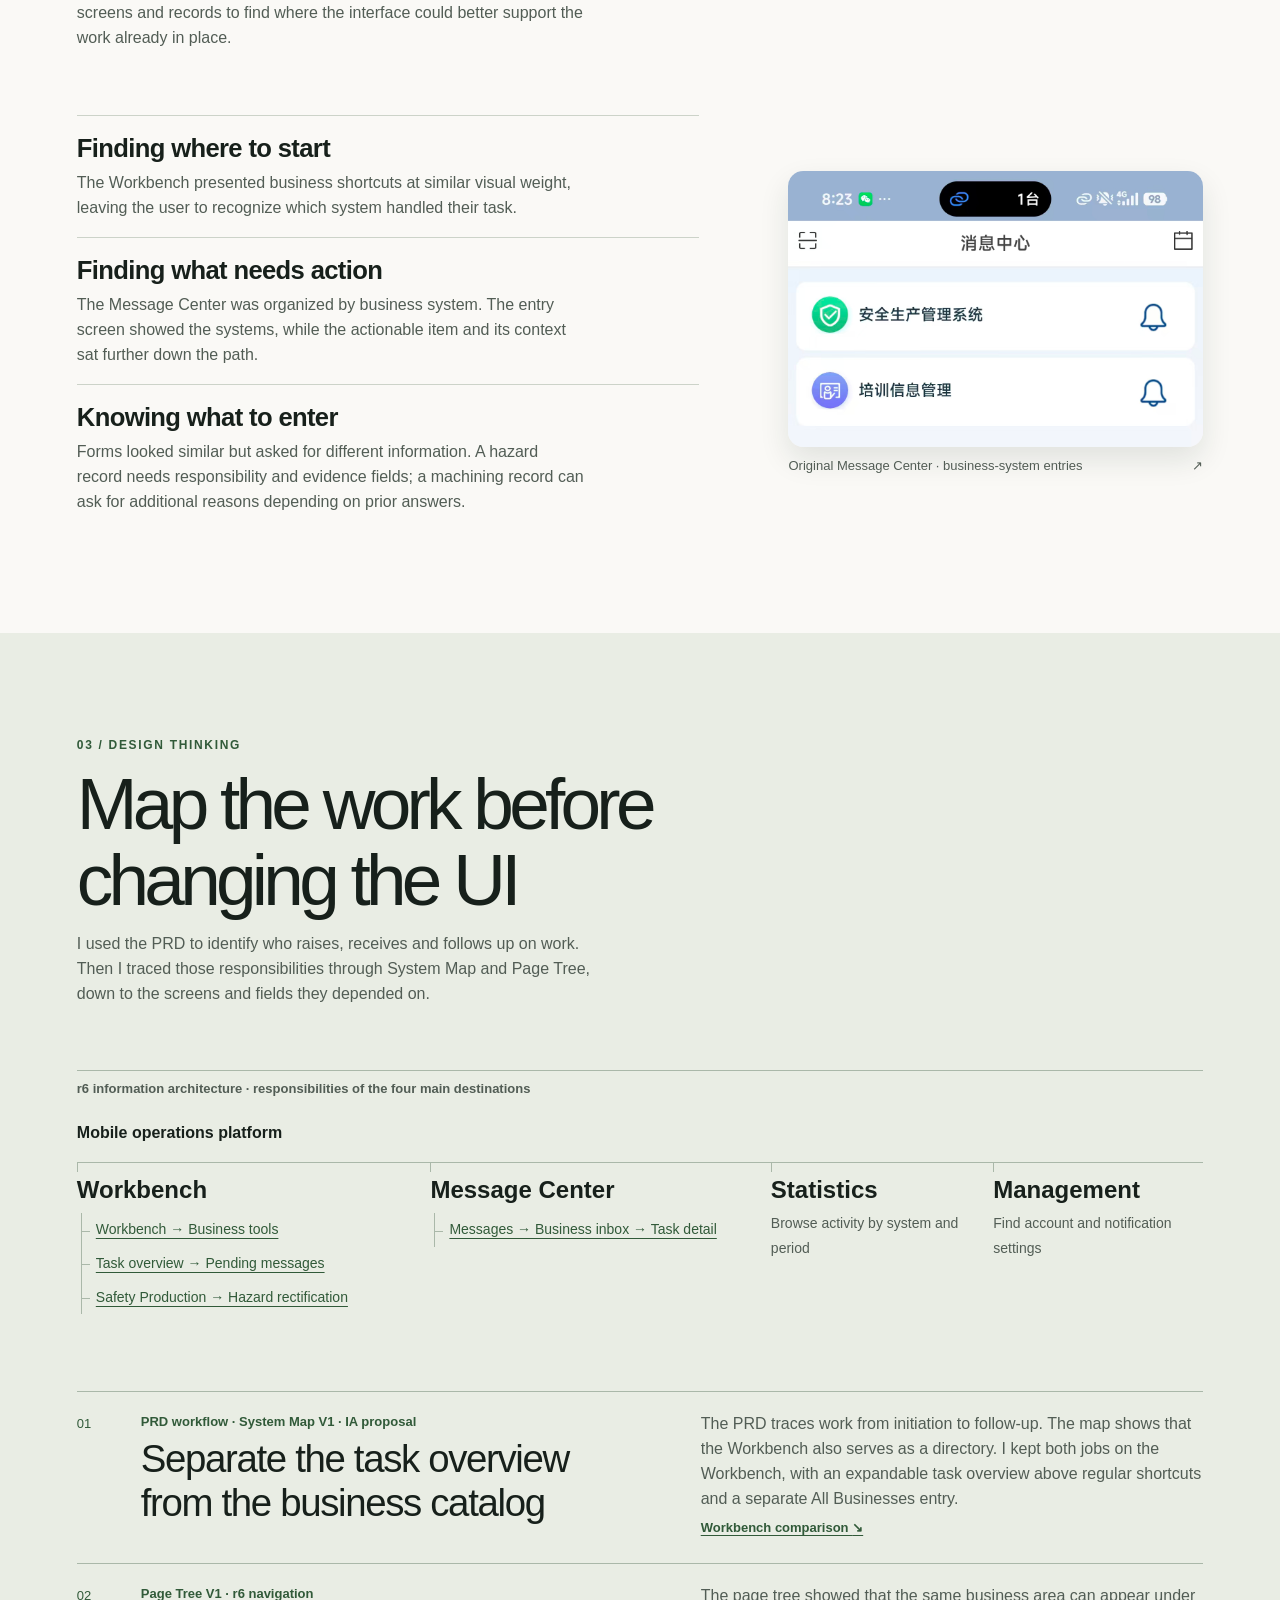
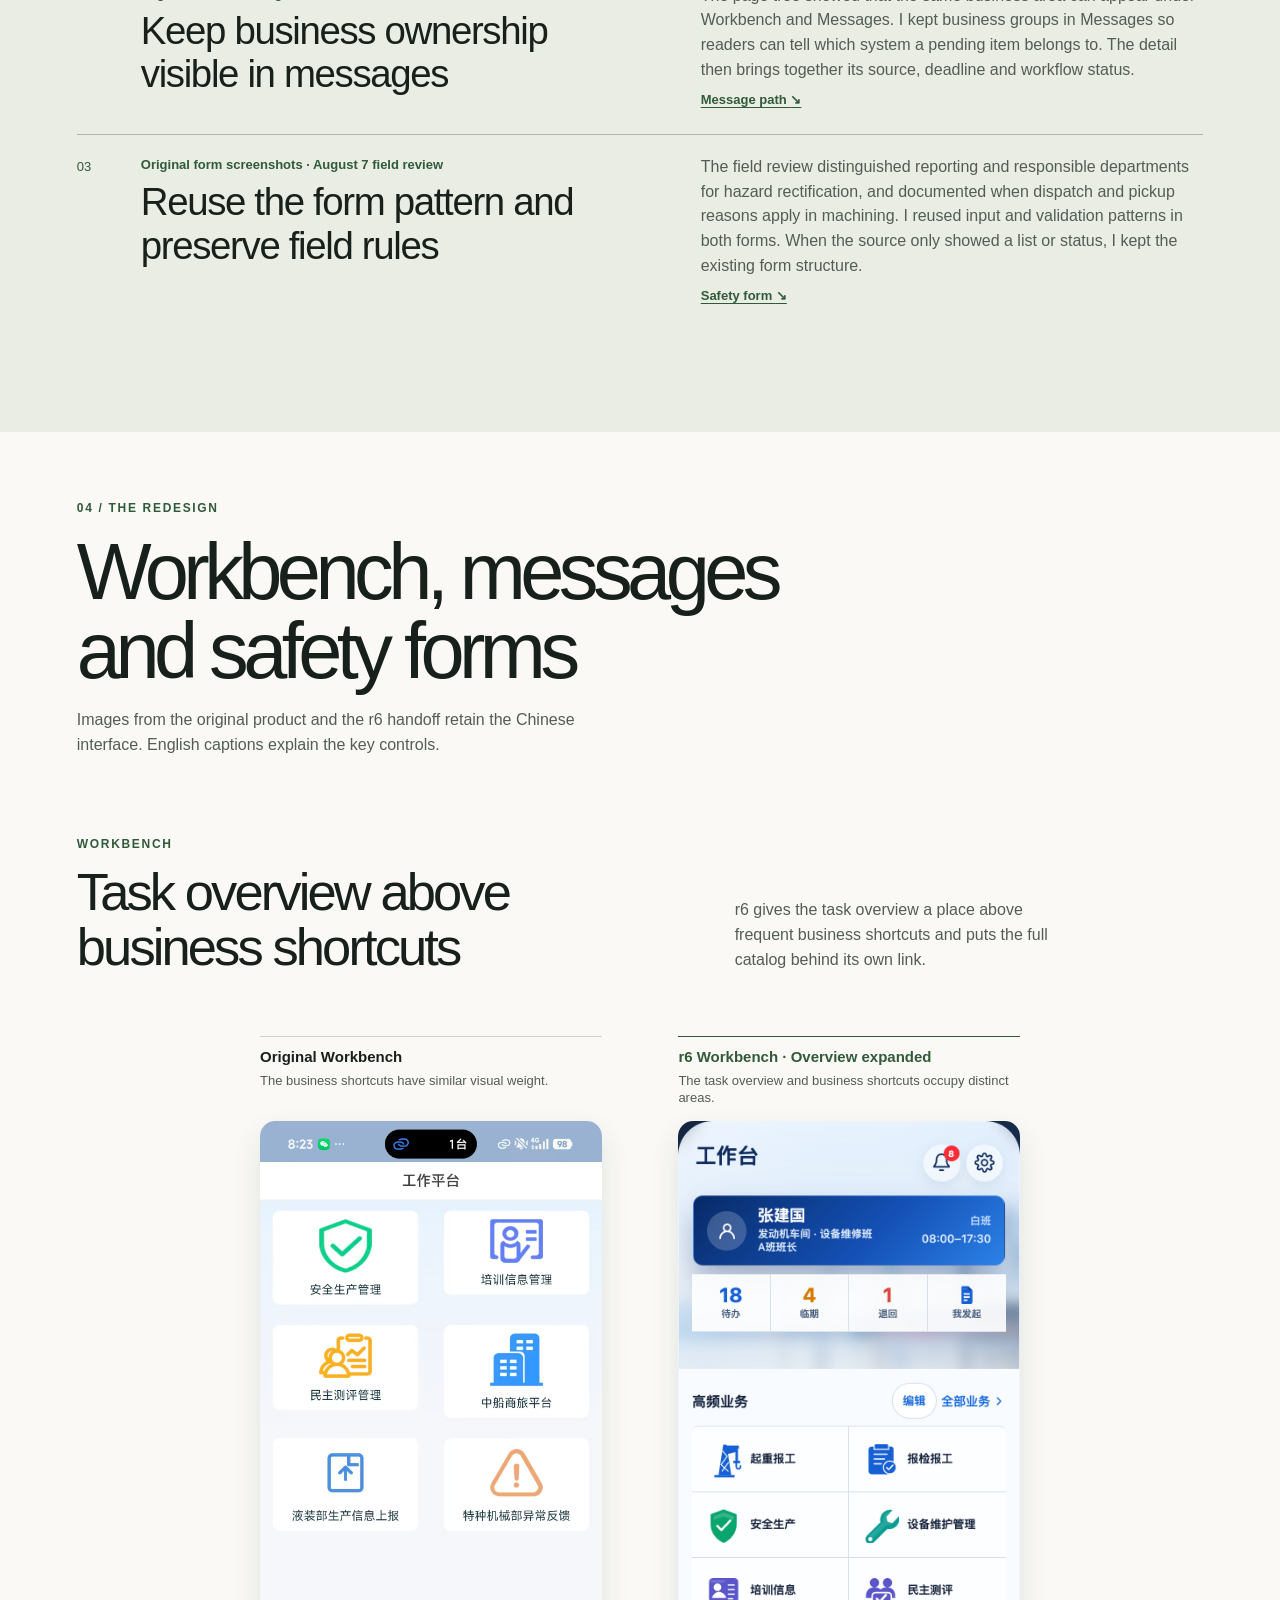
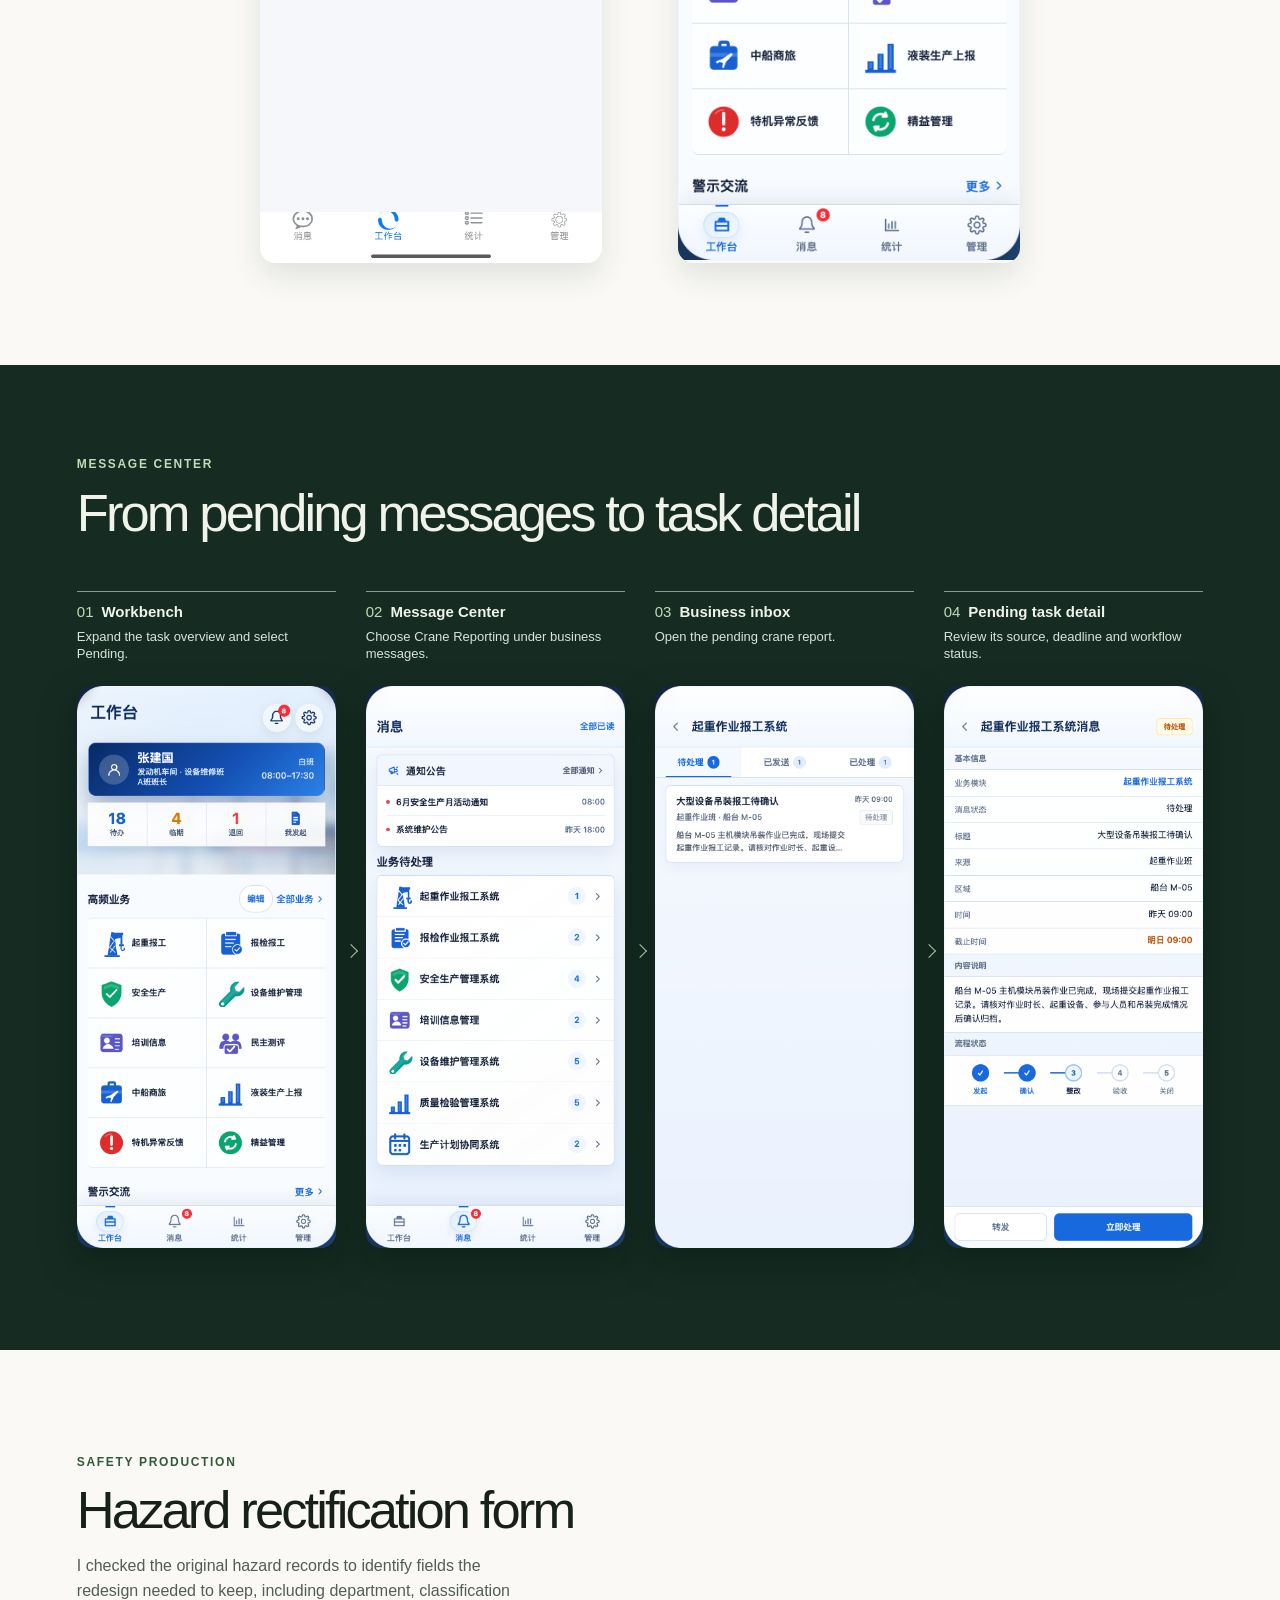
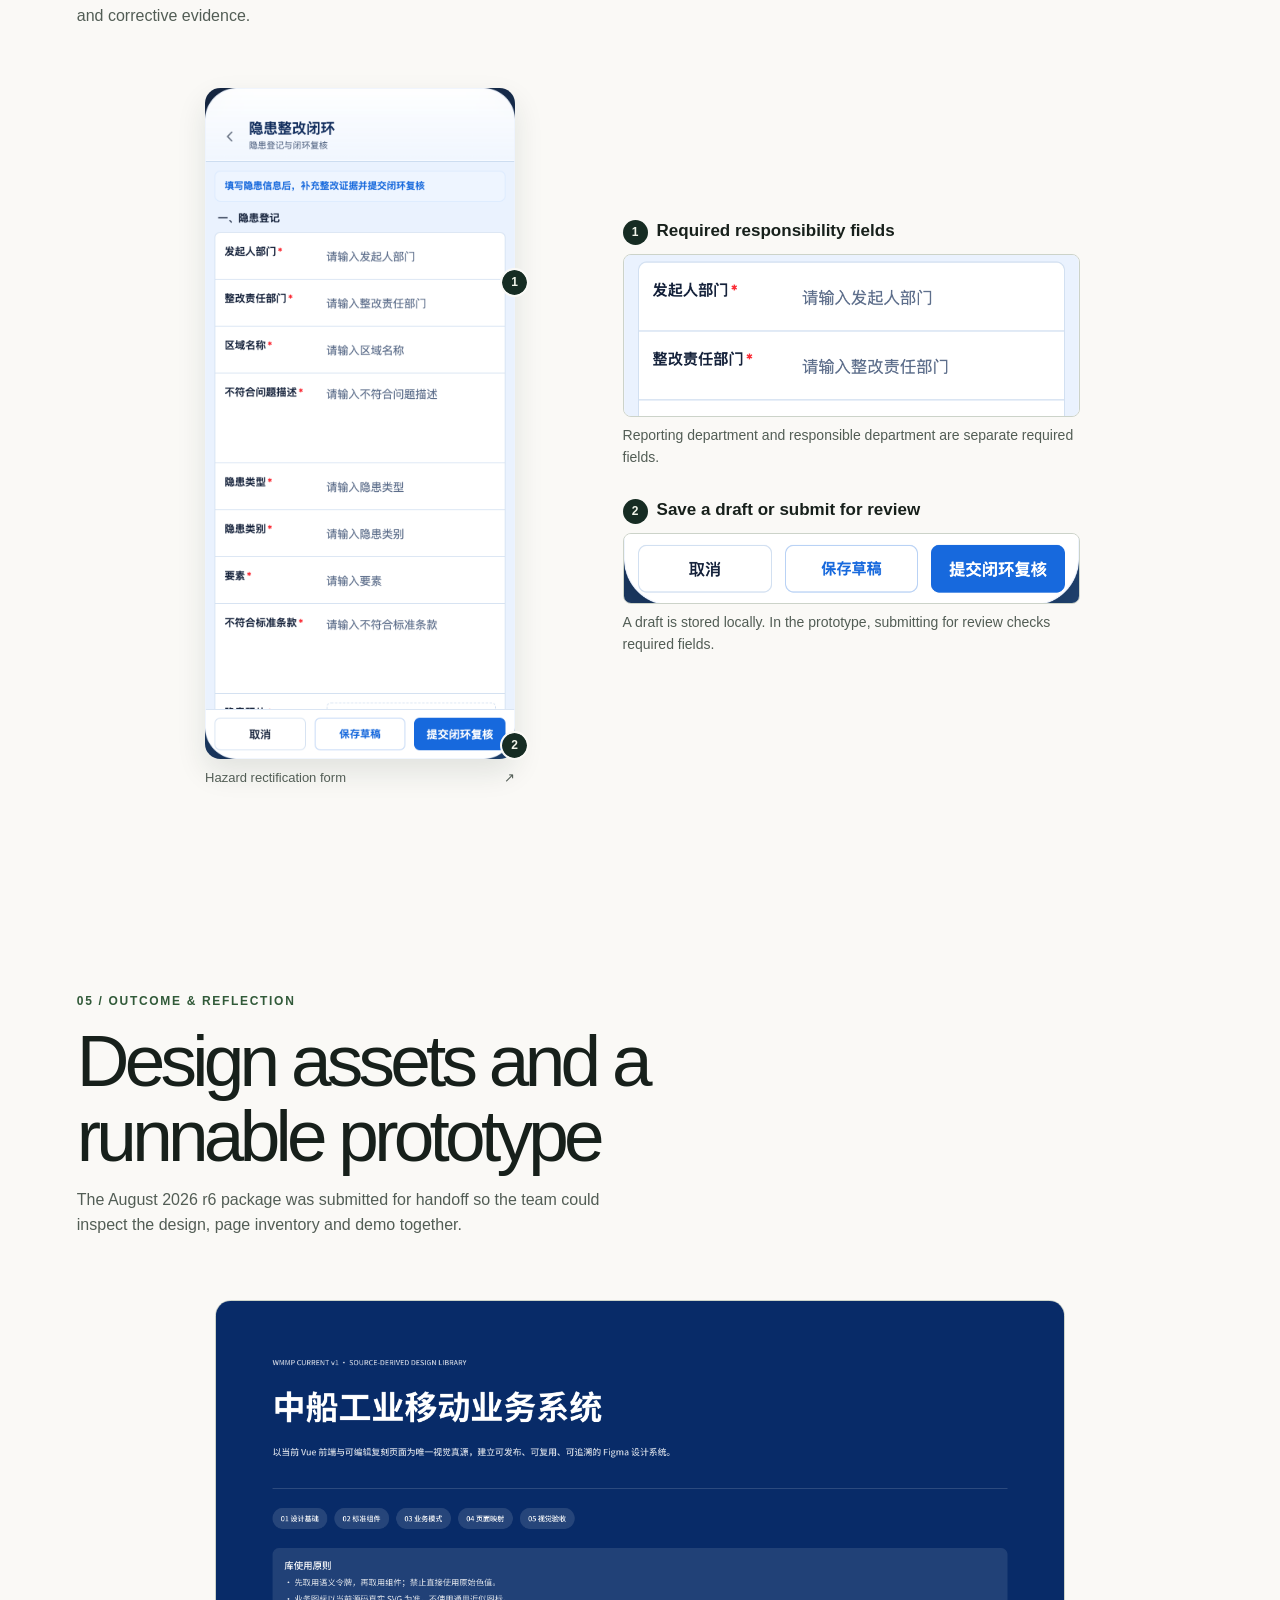
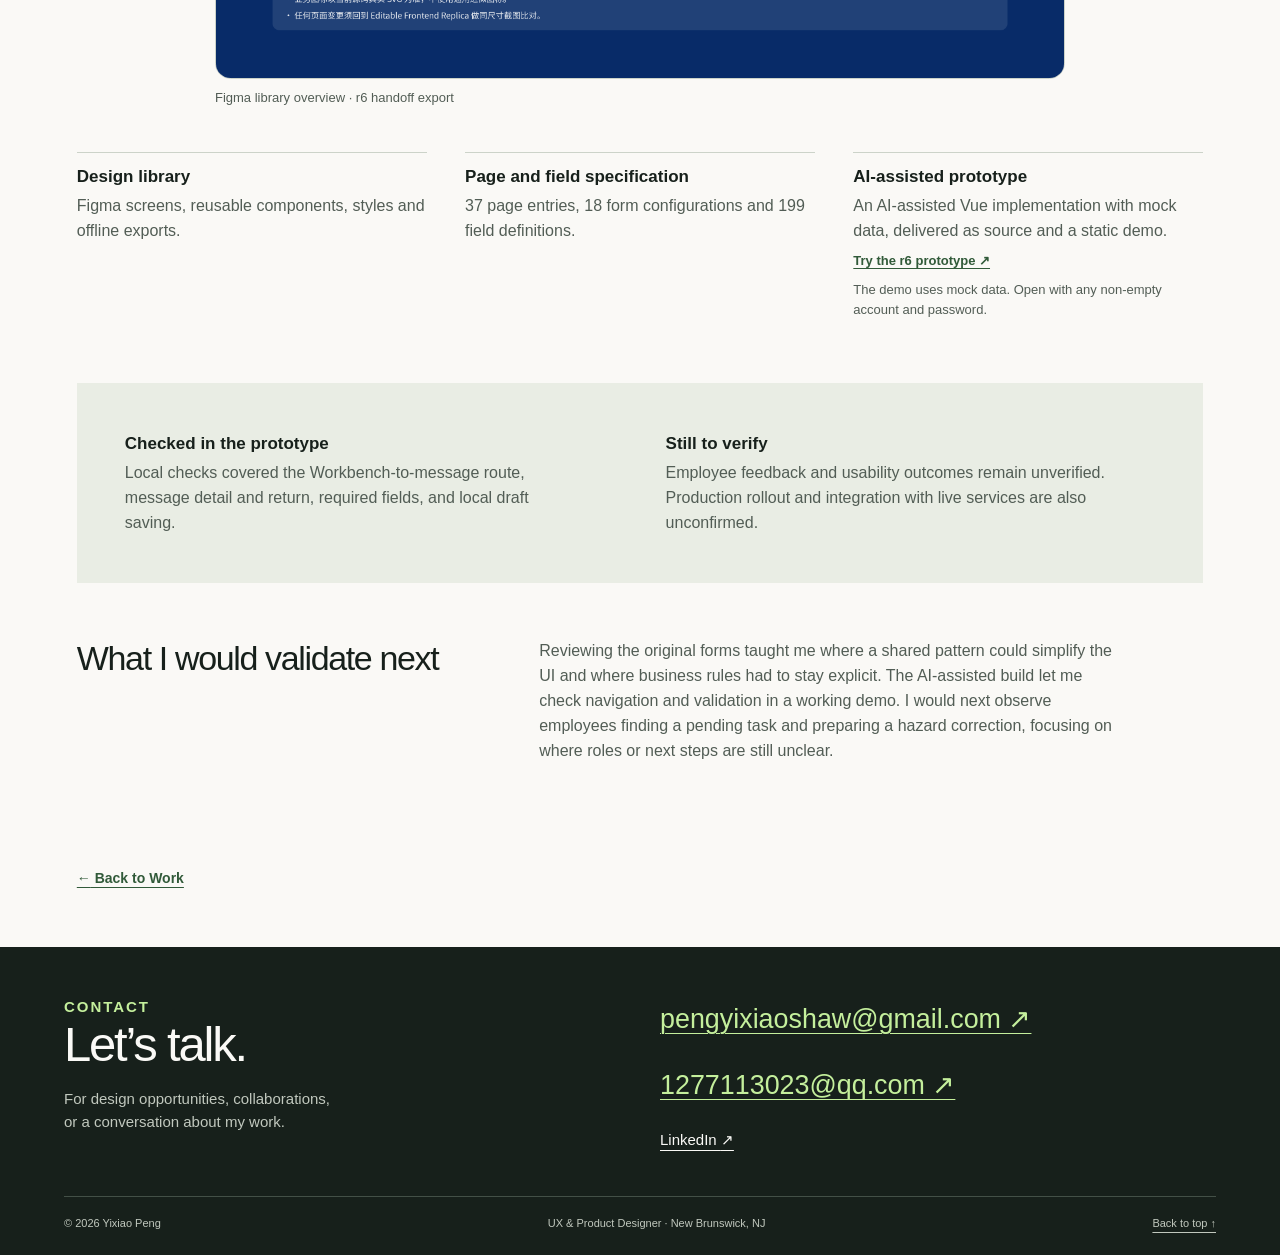
<file: wuhan-marine-machinery.html>
<!doctype html>
<html lang="en" id="top">
<head><meta charset="UTF-8"><meta name="viewport" content="width=device-width,initial-scale=1"><meta name="description" content="Wuhan Marine Machinery: a mobile enterprise platform UX redesign by Yixiao Peng, spanning research, information architecture, UI and prototype development."><meta name="theme-color" content="#faf9f6"><title>Wuhan Marine Machinery — Yixiao Peng</title><link rel="canonical" href="https://yixiao-peng-portfolio.vercel.app/wuhan-marine-machinery.html"><meta property="og:type" content="website"><meta property="og:site_name" content="Yixiao Peng"><meta property="og:title" content="Wuhan Marine Machinery — Yixiao Peng"><meta property="og:description" content="Wuhan Marine Machinery: a mobile enterprise platform UX redesign by Yixiao Peng, spanning research, information architecture, UI and prototype development."><meta property="og:url" content="https://yixiao-peng-portfolio.vercel.app/wuhan-marine-machinery.html"><meta property="og:image" content="https://yixiao-peng-portfolio.vercel.app/assets/portfolio/yp-monogram.png"><meta property="og:image:alt" content="Yixiao Peng — YP ink monogram"><meta name="twitter:card" content="summary_large_image"><link rel="icon" href="assets/portfolio/yp-monogram.png"><link rel="stylesheet" href="styles.css"><link rel="stylesheet" href="wmmp-case.css"><link rel="stylesheet" href="project-transitions.css"><script src="project-transitions.js"></script><script src="site.js" defer></script><link rel="stylesheet" href="signature-motion.css"><script src="signature-motion.js" defer></script><script src="wmmp-case.js" defer></script><link rel="stylesheet" href="assets/wmmp/editorial.css"></head>
<body class="wm-case">
<a class="skip" href="#main">Skip to content</a>
<header class="site-header"><div class="wrap header-inner"><a class="brand" href="index.html" aria-label="Yixiao Peng — Home"><img class="logo" src="assets/portfolio/yp-monogram.png" width="64" height="54" alt="YP monogram"><span>YIXIAO PENG</span></a><button class="menu-toggle" aria-expanded="false" aria-controls="primary-navigation">Menu</button><nav class="nav" id="primary-navigation" aria-label="Main navigation"><a href="index.html">Home</a><a href="work.html" aria-current="page">Work</a><a href="about.html">About</a></nav></div></header>
<main id="main" class="wm-editorial">
    <header class="case-hero v-title" aria-labelledby="project">
        <div class="shell hero-layout">
          <div class="hero-copy">
            <p class="folio"><span></span>UX design internship · Summer 2026</p>
            <h1 id="project">Wuhan Marine</h1>
            <p class="hero-intro">A mobile redesign for finding and handling everyday shipyard tasks.</p>
            <a class="jump" href="#redesign">Explore the redesign <span aria-hidden="true">↓</span></a>
          </div>
          <div class="hero-art v-opening-screens">
            <figure class="hero-main">
              <img src="assets/wmmp/r6-workbench.png" width="780" height="1688" alt="r6 Workbench with a task overview followed by routine business shortcuts" fetchpriority="high">
              <figcaption>Workbench</figcaption>
            </figure>
            <figure class="hero-secondary">
              <img src="assets/wmmp/r6-message-task.png" width="780" height="1688" alt="Pending crane reporting task with a deadline, workflow status and actions">
              <figcaption>Pending task detail</figcaption>
            </figure>
          </div>
        </div>
    </header>
    <nav class="shell wm-nav" aria-label="Case study chapters">
      <a href="#overview" aria-current="location"><span aria-hidden="true">01</span> Overview</a>
      <a href="#challenge"><span aria-hidden="true">02</span> The Challenge</a>
      <a href="#thinking"><span aria-hidden="true">03</span> Design Thinking</a>
      <a href="#redesign"><span aria-hidden="true">04</span> The Redesign</a>
      <a href="#outcome"><span aria-hidden="true">05</span> Outcome &amp; Reflection</a>
    </nav>
    <section id="overview" class="wm-section" aria-labelledby="overview-title">
      <span class="legacy-anchor" id="project-overview"></span>
      <div class="shell overview">
        <div>
          <p class="folio">01 / Overview</p>
          <h2 id="overview-title">Wuhan Marine Machinery</h2>
          <p>The existing mobile platform brings production, safety and internal services into one app. I worked within its established workflows to clarify where tasks start and how they are handled.</p>
        </div>
        <dl>
          <div><dt>My role</dt><dd>Product analysis, information architecture, UX/UI design and AI-assisted frontend prototyping.</dd></div>
          <div><dt>Submitted for handoff</dt><dd>Editable design assets, a page and field inventory, and an interactive prototype with mock data.</dd></div>
        </dl>
      </div>
    </section>
    <section id="challenge" class="shell narrative-section wm-section" aria-labelledby="challenge-title">
      <header class="narrative-head">
        <p class="folio">02 / The Challenge</p>
        <h2 id="challenge-title">Where the original interface fell short</h2>
        <p>The platform served several shipyard operations. I reviewed the existing screens and records to find where the interface could better support the work already in place.</p>
      </header>
      <div class="challenge-layout">
        <dl class="challenge-notes">
          <div><dt>Finding where to start</dt><dd>The Workbench presented business shortcuts at similar visual weight, leaving the user to recognize which system handled their task.</dd></div>
          <div><dt>Finding what needs action</dt><dd>The Message Center was organized by business system. The entry screen showed the systems, while the actionable item and its context sat further down the path.</dd></div>
          <div><dt>Knowing what to enter</dt><dd>Forms looked similar but asked for different information. A hazard record needs responsibility and evidence fields; a machining record can ask for additional reasons depending on prior answers.</dd></div>
        </dl>
        <figure class="challenge-evidence" data-gallery aria-labelledby="challenge-title">
          <a data-enlarge href="assets/wmmp/original-messages.jpg" aria-label="Open the complete original Message Center screenshot">
            <img src="assets/wmmp/original-messages.jpg" width="1200" height="2608" alt="Original Message Center with business entries for safety production and training" loading="lazy">
          </a>
          <figcaption><span>Original Message Center · business-system entries</span><span aria-hidden="true">↗</span></figcaption>
        </figure>
      </div>
    </section>
    <section id="thinking" class="thinking narrative-section wm-section" aria-labelledby="thinking-title">
      <span class="legacy-anchor" id="direction"></span>
      <span class="legacy-anchor" id="exploration"></span>
      <div class="shell">
        <header class="narrative-head">
          <p class="folio">03 / Design Thinking</p>
          <h2 id="thinking-title">Map the work before changing the UI</h2>
          <p>I used the PRD to identify who raises, receives and follows up on work. Then I traced those responsibilities through System Map and Page Tree, down to the screens and fields they depended on.</p>
        </header>
        <figure class="architecture">
          <figcaption>r6 information architecture · responsibilities of the four main destinations</figcaption>
          <div class="architecture-root">Mobile operations platform</div>
          <ul class="architecture-branches">
            <li><strong>Workbench</strong>
              <ul class="branch-paths">
                <li><a href="#workbench">Workbench → Business tools</a></li>
                <li><a href="#messages">Task overview → Pending messages</a></li>
                <li><a href="#safety">Safety Production → Hazard rectification</a></li>
              </ul>
            </li>
            <li><strong>Message Center</strong>
              <ul class="branch-paths"><li><a href="#messages">Messages → Business inbox → Task detail</a></li></ul>
            </li>
            <li><strong>Statistics</strong><span>Browse activity by system and period</span></li>
            <li><strong>Management</strong><span>Find account and notification settings</span></li>
          </ul>
        </figure>
        <ol class="decision-trail">
          <li>
            <div><p class="source-note">PRD workflow · System Map V1 · IA proposal</p><h3>Separate the task overview from the business catalog</h3></div>
            <p>The PRD traces work from initiation to follow-up. The map shows that the Workbench also serves as a directory. I kept both jobs on the Workbench, with an expandable task overview above regular shortcuts and a separate All Businesses entry. <a href="#workbench">Workbench comparison <span aria-hidden="true">↘</span></a></p>
          </li>
          <li>
            <div><p class="source-note">Page Tree V1 · r6 navigation</p><h3>Keep business ownership visible in messages</h3></div>
            <p>The page tree showed that the same business area can appear under Workbench and Messages. I kept business groups in Messages so readers can tell which system a pending item belongs to. The detail then brings together its source, deadline and workflow status. <a href="#messages">Message path <span aria-hidden="true">↘</span></a></p>
          </li>
          <li>
            <div><p class="source-note">Original form screenshots · August 7 field review</p><h3>Reuse the form pattern and preserve field rules</h3></div>
            <p>The field review distinguished reporting and responsible departments for hazard rectification, and documented when dispatch and pickup reasons apply in machining. I reused input and validation patterns in both forms. When the source only showed a list or status, I kept the existing form structure. <a href="#safety">Safety form <span aria-hidden="true">↘</span></a></p>
          </li>
        </ol>
      </div>
    </section>
    <section id="redesign" class="wm-section" aria-labelledby="redesign-title">
      <span class="legacy-anchor" id="final-ui"></span>
      <header class="shell section-title">
        <p class="folio">04 / The Redesign</p>
        <h2 id="redesign-title">Workbench, messages and safety forms</h2>
        <p class="interface-note">Images from the original product and the r6 handoff retain the Chinese interface. English captions explain the key controls.</p>
      </header>
      <article class="shell workbench exhibit" id="workbench">
        <header class="exhibit-intro workbench-intro">
          <div><p class="folio">Workbench</p><h3 id="workbench-heading">Task overview above business shortcuts</h3></div>
          <p>r6 gives the task overview a place above frequent business shortcuts and puts the full catalog behind its own link.</p>
        </header>
        <div class="case-comparison" role="group" aria-label="Original and r6 Workbench" data-gallery aria-labelledby="workbench-heading">
          <figure class="original">
            <figcaption><strong>Original Workbench</strong><span>The business shortcuts have similar visual weight.</span></figcaption>
            <a data-enlarge href="assets/wmmp/original-workbench.jpg" aria-label="Open full original Workbench screenshot">
              <img src="assets/wmmp/original-workbench.jpg" width="1200" height="2608" alt="Original Workbench showing business shortcuts with similar visual weight" loading="lazy">
            </a>
          </figure>
          <figure class="delivered">
            <figcaption><strong>r6 Workbench · Overview expanded</strong><span>The task overview and business shortcuts occupy distinct areas.</span></figcaption>
            <a data-enlarge href="assets/wmmp/r6-workbench-task-overview.png" aria-label="Open full r6 Workbench screenshot">
              <img src="assets/wmmp/r6-workbench-task-overview.png" width="780" height="1688" alt="Expanded r6 task overview showing pending tasks above business shortcuts" loading="lazy">
            </a>
          </figure>
        </div>
      </article>
      <article class="messages exhibit" id="messages">
        <div class="shell messages-layout">
          <header class="exhibit-intro">
            <p class="folio">Message Center</p>
            <h3 id="message-heading">From pending messages to task detail</h3>
          </header>
          <p class="flow-help" id="flow-help">Swipe or use the arrow keys to follow the four steps.</p>
          <ol class="message-steps" data-gallery aria-labelledby="message-heading" tabindex="0" aria-label="Path from Workbench to a pending task" aria-describedby="flow-help">
            <li><figure>
              <figcaption><strong>Workbench</strong><span>Expand the task overview and select Pending.</span></figcaption>
              <a data-enlarge href="assets/wmmp/r6-workbench-task-overview.png" aria-label="Open full r6 Workbench screenshot">
                <img src="assets/wmmp/r6-workbench-task-overview.png" width="780" height="1688" alt="Expanded r6 task overview showing pending tasks above business shortcuts" loading="lazy">
              </a>
            </figure></li>
            <li><figure>
              <figcaption><strong>Message Center</strong><span>Choose Crane Reporting under business messages.</span></figcaption>
              <a data-enlarge href="assets/wmmp/r6-messages.png" aria-label="Open full r6 Message Center screenshot">
                <img src="assets/wmmp/r6-messages.png" width="780" height="1688" alt="Message Center showing business modules with pending items" loading="lazy">
              </a>
            </figure></li>
            <li><figure>
              <figcaption><strong>Business inbox</strong><span>Open the pending crane report.</span></figcaption>
              <a data-enlarge href="assets/wmmp/r6-message-inbox.png" aria-label="Open full business inbox screenshot">
                <img src="assets/wmmp/r6-message-inbox.png" width="780" height="1688" alt="Crane reporting inbox with pending and sent tabs" loading="lazy">
              </a>
            </figure></li>
            <li><figure>
              <figcaption><strong>Pending task detail</strong><span>Review its source, deadline and workflow status.</span></figcaption>
              <a data-enlarge href="assets/wmmp/r6-message-task.png" aria-label="Open full task detail screenshot">
                <img src="assets/wmmp/r6-message-task.png" width="780" height="1688" alt="Pending crane reporting task with a deadline, workflow status and actions" loading="lazy">
              </a>
            </figure></li>
          </ol>
        </div>
      </article>
      <article class="shell safety exhibit" id="safety">
        <header class="exhibit-intro">
          <p class="folio">Safety Production</p>
          <h3 id="safety-heading">Hazard rectification form</h3>
          <p>I checked the original hazard records to identify fields the redesign needed to keep, including department, classification and corrective evidence.</p>
        </header>
        <div class="safety-layout">
          <figure class="safety-full" data-gallery aria-labelledby="safety-heading">
            <a data-enlarge href="assets/wmmp/r6-safety-rectification.png" aria-label="Open full hazard rectification screenshot">
              <img src="assets/wmmp/r6-safety-rectification.png" width="780" height="1688" alt="Hazard rectification form with required department fields and a save-draft action" loading="lazy">
            </a>
            <span class="form-marker field-marker" aria-hidden="true">1</span>
            <span class="form-marker action-marker" aria-hidden="true">2</span>
            <figcaption><span>Hazard rectification form</span><span aria-hidden="true">↗</span></figcaption>
          </figure>
          <ol class="form-details">
            <li>
              <h4>Required responsibility fields</h4>
              <div class="form-detail detail-fields"><img src="assets/wmmp/r6-safety-rectification.png" width="780" height="1688" alt="" aria-hidden="true" loading="lazy"></div>
              <p>Reporting department and responsible department are separate required fields.</p>
            </li>
            <li>
              <h4>Save a draft or submit for review</h4>
              <div class="form-detail detail-actions"><img src="assets/wmmp/r6-safety-rectification.png" width="780" height="1688" alt="" aria-hidden="true" loading="lazy"></div>
              <p>A draft is stored locally. In the prototype, submitting for review checks required fields.</p>
            </li>
          </ol>
        </div>
      </article>
    </section>
    <section id="outcome" class="shell narrative-section outcome wm-section" aria-labelledby="outcome-title">
      <span class="legacy-anchor" id="system"></span>
      <header class="narrative-head">
        <p class="folio">05 / Outcome &amp; Reflection</p>
        <h2 id="outcome-title">Design assets and a runnable prototype</h2>
        <p>The August 2026 r6 package was submitted for handoff so the team could inspect the design, page inventory and demo together.</p>
      </header>
      <div class="handoff">
        <figure class="handoff-image" data-gallery aria-labelledby="outcome-title">
          <a data-enlarge href="assets/wmmp/figma-library-overview.png" aria-label="Open the full Figma library overview">
            <img src="assets/wmmp/figma-library-overview.png" width="1440" height="640" alt="Overview sheet from the editable Figma design library" loading="lazy">
          </a>
          <figcaption>Figma library overview · r6 handoff export</figcaption>
        </figure>
        <dl class="handoff-list">
          <div><dt>Design library</dt><dd>Figma screens, reusable components, styles and offline exports.</dd></div>
          <div><dt>Page and field specification</dt><dd>37 page entries, 18 form configurations and 199 field definitions.</dd></div>
          <div><dt>AI-assisted prototype</dt><dd>An AI-assisted Vue implementation with mock data, delivered as source and a static demo. <a href="assets/wmmp/demo/index.html" target="_blank" rel="noopener noreferrer">Try the r6 prototype <span aria-hidden="true">↗</span><span class="visually-hidden"> (opens in a new tab)</span></a><small>The demo uses mock data. Open with any non-empty account and password.</small></dd></div>
        </dl>
      </div>
      <dl class="verification">
        <div><dt>Checked in the prototype</dt><dd>Local checks covered the Workbench-to-message route, message detail and return, required fields, and local draft saving.</dd></div>
        <div><dt>Still to verify</dt><dd>Employee feedback and usability outcomes remain unverified. Production rollout and integration with live services are also unconfirmed.</dd></div>
      </dl>
      <div class="reflection" id="reflection">
        <h3>What I would validate next</h3>
        <p>Reviewing the original forms taught me where a shared pattern could simplify the UI and where business rules had to stay explicit. The AI-assisted build let me check navigation and validation in a working demo. I would next observe employees finding a pending task and preparing a hazard correction, focusing on where roles or next steps are still unclear.</p>
      </div>
    </section>
    <div class="shell case-end"><a href="work.html"><span aria-hidden="true">←</span> Back to Work</a></div>
  </main>
<footer class="footer" id="contact"><div class="wrap"><div class="contact-layout"><div><p class="eyebrow">Contact</p><h2>Let’s talk.</h2><p>For design opportunities, collaborations,<br>or a conversation about my work.</p></div><div class="contact-links"><div class="contact-emails"><div class="contact-email"><a class="email" href="mailto:pengyixiaoshaw@gmail.com">pengyixiaoshaw@gmail.com ↗</a></div><div class="contact-email"><a class="email" href="mailto:1277113023@qq.com">1277113023@qq.com ↗</a></div></div><a class="linkedin" href="https://www.linkedin.com/in/yixiao-peng/" target="_blank" rel="noopener noreferrer">LinkedIn <span aria-hidden="true">↗</span><span class="visually-hidden"> (opens in a new tab)</span></a></div></div><div class="footer-meta"><span>© 2026 Yixiao Peng</span><span>UX & Product Designer · New Brunswick, NJ</span><a href="#top">Back to top ↑</a></div></div></footer>
<dialog class="wm-lightbox" aria-labelledby="wm-image-title" aria-describedby="wm-image-description"><div class="wm-lightbox-bar"><div><span class="wm-label" data-gallery-name>Design detail</span><h2 id="wm-image-title">Design detail</h2></div><button type="button" data-close autofocus>Close ×</button></div><div class="p2-viewer-controls"><button type="button" data-previous aria-label="Previous image">← Previous</button><p data-position aria-live="polite" aria-atomic="true"></p><button type="button" data-next aria-label="Next image">Next →</button></div><div class="wm-lightbox-body" tabindex="0" role="region" aria-label="Image preview"><img alt="Selected design detail" id="wm-detail-image"></div><p class="wm-lightbox-caption" id="wm-image-description"></p><p class="p2-viewer-status" role="status" aria-live="polite"></p><a class="wm-original-link" target="_blank" rel="noopener noreferrer">Open full-size image ↗</a></dialog>
</body></html>
</file>
<file: styles.css>
:root{--paper:#faf9f6;--ink:#17201b;--muted:#5b645e;--line:#d9ddd5;--green:#315a39;--lime:#c4ef9c;--sage:#e8ede2;--white:#fff;--max:1248px}
*{box-sizing:border-box}html{scroll-behavior:smooth;scroll-padding-top:28px}body{margin:0;background:var(--paper);color:var(--ink);font-family:Arial,Helvetica,sans-serif;font-size:17px;line-height:1.55}a{color:inherit;text-decoration-thickness:1px;text-underline-offset:5px}button{font:inherit}img{max-width:100%;height:auto;display:block}a:focus-visible,button:focus-visible,summary:focus-visible{outline:3px solid var(--green);outline-offset:6px}::selection{background:var(--lime)}.wrap{width:min(var(--max),calc(100% - 128px));margin-inline:auto}.skip{position:absolute;top:-100px;left:20px;z-index:9;background:var(--ink);color:white;padding:12px}.skip:focus{top:12px}.site-header{border-bottom:1px solid var(--line)}.header-inner{height:100px;display:flex;align-items:center;justify-content:space-between}.brand{display:flex;align-items:center;gap:12px;text-decoration:none;font-size:13px;font-weight:700;letter-spacing:.02em}.logo{width:64px;height:54px;object-fit:cover;mix-blend-mode:multiply}.brand span{border-left:1px solid var(--line);padding-left:14px}.nav{display:flex;align-items:center;gap:42px}.nav a{text-decoration:none;font-size:15px;padding-block:8px}.nav a[aria-current=page]{border-bottom:2px solid var(--green);font-weight:700}.nav a:hover{color:var(--green)}.menu-toggle{display:none}.eyebrow{font-size:12px;letter-spacing:.13em;text-transform:uppercase;font-weight:700;color:var(--green);margin:0 0 22px}.dot:before{content:'';display:inline-block;width:8px;height:8px;background:var(--green);border-radius:50%;margin-right:10px}.hero{padding:60px 0 62px}.hero h1{font-size:clamp(76px,9.4vw,138px);line-height:1.02;letter-spacing:-.065em;font-weight:500;margin:0 0 38px}.hero-bottom{display:grid;grid-template-columns:1fr 1fr;gap:70px;align-items:start}.hero-role{font-size:30px;line-height:1.24;letter-spacing:-.035em;max-width:300px;margin:0}.hero-intro{max-width:520px;color:var(--muted);font-size:19px;margin:0}.hero-intro small{display:block;font-size:13px;margin-top:18px}.section{padding:54px 0 70px;border-top:1px solid var(--line)}.section-head{display:flex;align-items:center;justify-content:space-between;gap:20px;margin-bottom:30px}.section-head h2{margin:0;font-weight:500;font-size:25px;letter-spacing:-.03em}.text-link{font-size:14px;font-weight:600}.feature-grid{display:grid;grid-template-columns:1.85fr 1fr;gap:32px}.secondary-stack{display:grid;gap:32px}.project :is(h2,h3){font-size:23px;line-height:1.2;font-weight:500;letter-spacing:-.035em;margin:17px 0 9px}.project.large :is(h2,h3){font-size:33px}.project p{color:var(--muted);font-size:15px;margin:0 0 14px;max-width:650px}.number{font-size:12px;letter-spacing:.05em;color:var(--green);display:block;margin-top:18px}.project-image{position:relative;display:block;overflow:hidden;background:var(--sage);text-decoration:none}.project-image:focus-visible{outline-offset:3px}.main-preview{height:470px;display:flex;gap:24px;justify-content:center;align-items:center;padding:38px}.main-preview img{width:38%;max-width:190px;border-radius:16px;box-shadow:0 8px 22px #2134251a}.main-preview img:first-child{transform:translateY(-14px)}.main-preview img:nth-child(2){transform:translateY(14px)}.image-label{position:absolute;left:22px;top:17px;font-size:10px;text-transform:uppercase;letter-spacing:.12em;color:var(--green)}.image-arrow{position:absolute;right:16px;bottom:16px;background:var(--ink);color:white;width:35px;height:35px;display:grid;place-items:center;border-radius:50%;font-size:19px}.project-image:hover .image-arrow{background:var(--green)}.secondary-preview{height:175px}.secondary-preview img{width:100%;height:100%;object-fit:cover}.secondary-preview.capso{padding:22px;background:#ecece7}.secondary-preview.capso img{object-fit:contain}.status{display:inline-block;font-size:11px;font-weight:600;letter-spacing:.02em;background:#e7e9e2;border-radius:30px;padding:4px 10px;color:#455348}.about-preview{display:grid;grid-template-columns:1fr 1fr;gap:80px;background:var(--sage);padding:44px}.about-preview h2{font-size:43px;line-height:1.12;letter-spacing:-.045em;font-weight:500;margin:0}.about-preview p{margin:0 0 22px;color:var(--muted)}.button{display:inline-block;padding:12px 19px;border:1px solid var(--ink);font-size:14px;text-decoration:none}.button:hover{background:var(--ink);color:var(--paper)}.pre-footer{padding:0 0 70px}.footer{background:var(--ink);color:var(--paper);padding:48px 0 23px}.contact-layout{display:grid;grid-template-columns:1fr 1fr;gap:40px}.footer .eyebrow{color:var(--lime)}.footer h2{font-size:49px;letter-spacing:-.045em;line-height:1.1;font-weight:500;margin:0 0 15px}.footer p{color:#c1c8be;font-size:15px;max-width:390px;margin:0}.contact-links{display:flex;flex-direction:column;align-items:flex-start;justify-content:center;gap:17px}.email{font-size:clamp(17px,2.1vw,27px);color:var(--lime);overflow-wrap:anywhere}.linkedin{font-size:15px}.footer-meta{display:flex;justify-content:space-between;gap:20px;border-top:1px solid #435047;margin-top:45px;padding-top:18px;font-size:11px;color:#c1c8be}.page-title{padding:64px 0 56px}.page-title h1{font-size:clamp(58px,6.8vw,96px);font-weight:500;line-height:1.05;letter-spacing:-.055em;margin:0 0 28px}.page-title .intro{font-size:20px;max-width:580px;color:var(--muted);margin:0 0 0 auto}.split-section{display:grid;grid-template-columns:.9fr 1.2fr;gap:100px;padding:46px 0;border-top:1px solid var(--line)}.split-section h2{font-size:33px;line-height:1.15;letter-spacing:-.035em;font-weight:500;margin:0}.body-copy p{margin:0 0 18px;color:var(--muted)}.body-copy p:last-child{margin-bottom:0}.journey{display:grid;grid-template-columns:1fr 1fr;gap:30px;margin-top:28px}.journey h3,.skill-group h3{font-size:15px;margin:0 0 8px}.journey p,.skill-group p{font-size:15px;color:var(--muted);margin:0}.skill-grid{display:grid;grid-template-columns:1fr 1fr;gap:25px}.experience{padding:0;list-style:none;margin:0}.experience li{padding:19px 0;border-bottom:1px solid var(--line)}.experience li:first-child{padding-top:0}.experience li:last-child{border:0}.experience h3{font-size:18px;margin:0 0 5px;font-weight:500}.experience p{margin:0;font-size:15px;color:var(--muted)}.experience .status{margin-left:7px;vertical-align:middle}.interests{padding:36px;background:var(--sage);margin-bottom:65px;display:grid;grid-template-columns:.9fr 1.2fr;gap:100px}.interests h2{font-size:36px;font-weight:500;line-height:1.15;letter-spacing:-.035em;margin:0}.interests p{color:var(--muted);margin:0 0 17px}.work-grid{display:grid;grid-template-columns:1fr 1fr;gap:48px 36px;padding-bottom:65px}.work-grid .project:first-child{grid-column:1/-1;display:grid;grid-template-columns:1.5fr 1fr;gap:38px;align-items:center}.work-grid .main-preview{height:440px}.work-grid .secondary-preview{height:260px}.placeholder{height:210px;background:#eaece6;display:flex;align-items:center;justify-content:center;color:var(--muted);font-size:14px;letter-spacing:.02em;border:1px solid var(--line)}.project details{font-size:14px;color:var(--muted)}.project summary{cursor:pointer;color:var(--green);text-decoration:underline;text-underline-offset:4px;list-style-position:inside}.project details p{margin-top:14px;padding:17px;background:#f0f1eb}.case-title h1{font-size:clamp(52px,6.2vw,86px);max-width:1000px}.case-meta{display:grid;grid-template-columns:repeat(4,1fr);gap:25px;padding:28px 0;border-top:1px solid var(--line);border-bottom:1px solid var(--line)}.case-meta dt{font-size:11px;text-transform:uppercase;letter-spacing:.1em;color:var(--green);margin-bottom:8px}.case-meta dd{font-size:14px;margin:0}.case-hero{margin:0 0 60px}.case-hero .main-preview{height:520px}.case-hero .main-preview img{max-width:210px}.case-section{padding:50px 0;border-top:1px solid var(--line)}.case-heading{display:grid;grid-template-columns:70px 1fr;gap:22px;margin-bottom:25px}.case-heading span{font-size:13px;color:var(--green);padding-top:10px}.case-heading h2{font-size:36px;font-weight:500;letter-spacing:-.04em;line-height:1.18;margin:0}.case-section .body-copy{max-width:760px;margin-left:92px}.comparison{display:grid;grid-template-columns:1fr 1fr;gap:26px;margin-top:30px}.comparison figure{margin:0;background:var(--sage);padding:25px;text-align:center}.comparison img{height:420px;width:100%;object-fit:contain;margin:20px auto}.comparison figcaption{font-size:14px}.evidence-grid{display:grid;grid-template-columns:repeat(3,1fr);gap:22px;margin:30px 0 0 92px}.evidence-grid article{border-top:2px solid var(--green);padding:17px 0}.evidence-grid h3{font-size:18px;font-weight:500;margin:0 0 10px}.evidence-grid p{font-size:15px;color:var(--muted);margin:0}.process{margin:30px 0 0 92px;display:grid;grid-template-columns:repeat(4,1fr);gap:18px;list-style:none;padding:0}.process li{border:1px solid var(--line);padding:22px 16px;font-size:15px}.process small{display:block;color:var(--green);margin-bottom:14px}.screen-grid{display:grid;grid-template-columns:repeat(3,1fr);gap:24px;margin-top:30px}.screen-grid figure{margin:0;background:var(--sage);padding:25px}.screen-grid img{height:390px;object-fit:contain;margin:auto}.screen-grid figcaption{font-size:14px;margin-top:20px}.note{border-left:3px solid var(--green);padding-left:20px!important}.back-link{display:inline-block;margin:25px 0 65px}.visually-hidden{position:absolute;width:1px;height:1px;padding:0;margin:-1px;overflow:hidden;clip:rect(0,0,0,0);white-space:nowrap;border:0}
@media(min-width:1600px){.hero h1{font-size:138px}}
@media(max-width:1000px){.wrap{width:calc(100% - 64px)}.hero{padding-top:48px}.main-preview{height:390px;padding:35px 25px;gap:15px}.feature-grid{grid-template-columns:1.6fr 1fr;gap:24px}.secondary-preview{height:150px}.about-preview{gap:40px;padding:35px}.about-preview h2{font-size:35px}.split-section,.interests{gap:45px}.footer h2{font-size:42px}.screen-grid img{height:290px}.process{grid-template-columns:1fr 1fr}}
@media(max-width:680px){.wrap{width:calc(100% - 40px)}.header-inner{min-height:82px;height:auto;flex-wrap:wrap;padding:12px 0}.logo{width:48px;height:44px}.brand{font-size:11px;gap:7px}.brand span{padding-left:9px}.nav{gap:25px}.nav a{font-size:14px}.js .menu-toggle{display:block;background:none;border:1px solid var(--line);padding:7px 12px;font-size:13px}.js .nav{display:none;width:100%;padding:18px 0 7px;justify-content:space-between}.js .nav.is-open{display:flex}.hero{padding:40px 0}.hero h1{font-size:clamp(53px,14.7vw,96px);margin-bottom:30px}.eyebrow{font-size:10px;margin-bottom:20px}.hero-bottom{grid-template-columns:1fr;gap:22px}.hero-role{font-size:24px;max-width:none}.hero-intro{font-size:17px;max-width:470px}.hero-intro small{margin-top:12px}.section{padding:33px 0 42px}.section-head h2{font-size:23px}.text-link{font-size:12px}.feature-grid{grid-template-columns:1fr;gap:35px}.main-preview{height:360px;padding:30px;gap:20px}.main-preview img{max-width:150px;width:40%}.project.large :is(h2,h3){font-size:28px}.project :is(h2,h3){font-size:23px}.secondary-stack{grid-template-columns:1fr;gap:30px}.secondary-preview{height:210px}.about-preview{grid-template-columns:1fr;gap:24px;padding:28px}.about-preview h2{font-size:35px}.pre-footer{padding-bottom:40px}.contact-layout{grid-template-columns:1fr;gap:28px}.footer{padding-top:35px}.footer h2{font-size:40px}.contact-links{gap:15px}.email{font-size:20px}.footer-meta{margin-top:30px;flex-direction:column;gap:8px}.page-title{padding:42px 0}.page-title h1{font-size:clamp(46px,11vw,70px)}.page-title .intro{font-size:17px;margin:0}.split-section{grid-template-columns:1fr;gap:23px;padding:32px 0}.split-section h2{font-size:28px}.journey{gap:20px}.skill-grid{gap:25px 20px}.interests{grid-template-columns:1fr;gap:22px;margin-bottom:40px;padding:26px}.interests h2{font-size:30px}.work-grid{grid-template-columns:1fr;gap:34px}.work-grid .project:first-child{display:block}.work-grid .main-preview{height:360px}.work-grid .secondary-preview{height:220px}.case-meta{grid-template-columns:1fr 1fr;gap:25px 20px}.case-hero .main-preview{height:370px}.case-heading{grid-template-columns:30px 1fr;gap:12px}.case-heading h2{font-size:29px}.case-section{padding:35px 0}.case-section .body-copy,.evidence-grid,.process{margin-left:0}.evidence-grid{grid-template-columns:1fr;gap:4px}.comparison{gap:14px}.comparison figure{padding:14px 8px}.comparison img{height:280px}.screen-grid{grid-template-columns:1fr}.screen-grid img{height:400px}.screen-grid figure{padding:25px}.process{gap:12px}.process li{padding:16px 12px}.back-link{margin-bottom:40px}}
@media(prefers-reduced-motion:reduce){html{scroll-behavior:auto}*{transition:none!important}}

.case-hero .image-arrow{display:none}

.work-grid #capso .secondary-preview{padding:24px;background:#ecece7}.work-grid #capso .secondary-preview img{object-fit:contain}

/* Refinement: accessible controls and concept-image attribution. */
.menu-toggle{min-height:44px}.visual-note{position:absolute;left:12px;bottom:10px;padding:3px 7px;background:var(--paper);color:var(--ink);font-size:10px;line-height:1.4}.text-link{display:inline-block;min-height:28px}#capso .secondary-preview img{object-fit:contain}

/* Module 10 polish: existing monogram, compact placeholder and reading rhythm. */
.hero-heading{display:flex;align-items:center;justify-content:space-between;gap:40px;margin-bottom:32px}
.hero-heading h1{margin:0}
.hero-signature{width:240px;height:160px;object-fit:contain;mix-blend-mode:multiply;flex-shrink:0}
.hero-intro>.text-link{margin-top:10px;color:var(--green)}
.work-teaser{display:flex;align-items:baseline;justify-content:space-between;gap:24px;padding:28px 0 32px}
.work-teaser .section-head{margin:0}
.work-teaser .intro{margin:0;color:var(--muted);font-size:15px}
.experience-case{margin-top:12px;color:var(--green);min-height:44px;padding-block:10px}
.about-page .page-title{padding-bottom:48px}
.about-page .split-section{gap:84px;padding-block:40px}
.about-page .split-section .eyebrow{margin-bottom:14px}
.about-page .body-copy{max-width:62ch;line-height:1.65}
.about-page .skill-grid{gap:28px 32px}
.about-page .skill-group h3{color:var(--green)}
.about-page .experience li{padding-block:22px}
.about-page .experience li:first-child{padding-top:0}
.about-page .experience h3{margin-bottom:9px}
.footer a:focus-visible{outline-color:var(--lime)}
@media(max-width:1000px){.hero-signature{display:none}.about-page .split-section{gap:45px}}
@media(max-width:680px){.hero-heading{margin-bottom:26px}.work-teaser{padding:24px 0 28px;gap:16px}.work-teaser .section-head h2{font-size:22px}.work-teaser .intro{font-size:14px;white-space:nowrap}.about-page .page-title{padding-bottom:34px}.about-page .split-section{gap:20px;padding-block:30px}.about-page .skill-grid{gap:26px 20px}}


/* Integrated local typography and chapter navigation. */
@media (hover:hover) and (prefers-reduced-motion:no-preference) {
  #home-title { transition:color 220ms ease; }
  #home-title:hover { color:var(--green); }
}
html:has(.about-page) { scroll-padding-top:var(--chapter-offset, 86px); }
.chapter-nav {
  position:sticky;
  top:0;
  z-index:3;
  background:var(--paper);
  border-bottom:1px solid var(--line);
  padding-top:6px;
  margin-bottom:24px;
}
.chapter-links { display:grid; grid-template-columns:repeat(5,minmax(0,1fr)); gap:3px; }
.chapter-short { display:none; }
.chapter-links a {
  display:flex; align-items:center; gap:8px;
  padding:10px 9px; min-height:44px;
  color:var(--muted); text-decoration:none; font-size:13px; line-height:1.3;
  -webkit-tap-highlight-color:transparent;
}
.chapter-links a:hover { color:var(--green); }
.chapter-links a:focus-visible { outline-offset:-3px; }
.chapter-number { font-size:11px; color:var(--green); font-weight:700; }
.chapter-track { height:2px; background:var(--line); margin-top:5px; }
.chapter-track span {
  display:block; height:100%;
  transform:scaleX(var(--progress,0)); transform-origin:left;
  background:var(--green);
}
.about-page :is(.split-section,.interests) { scroll-margin-top:0; }
.about-page :is(.split-section,.interests):focus { outline:none; }
.about-page :is(.split-section,.interests):focus-visible { outline:1px solid var(--green); outline-offset:3px; }
.about-page :is(.split-section,.interests) h2 { transition:color 180ms ease; }
.about-page .chapter-active h2 { color:var(--green); }
@media(min-width:901px) and (min-height:560px) {
  .about-page .split-section>div:first-child {
    position:sticky;
    top:calc(var(--chapter-offset,86px) + 12px);
    align-self:start;
  }
}
@media(max-width:760px) {
  .chapter-nav { padding-top:0; margin-bottom:18px; }
  .chapter-links a { flex-direction:column; justify-content:center; gap:3px; padding:8px 2px; }
  .chapter-short { display:block; font-size:11px; line-height:1.3; }
  .chapter-name { position:absolute; width:1px; height:1px; overflow:hidden; clip-path:inset(50%); }
  .chapter-track { margin-top:0; }
}
@media(prefers-reduced-motion:reduce) {
  .about-page :is(.split-section,.interests) h2 { transition:none; }
}

/* Decorative mouse ink is isolated from document flow and all pointer input. */
.cursor-ink {
  position: fixed;
  inset: 0 auto auto 0;
  width: 64px;
  height: 64px;
  pointer-events: none;
  z-index: 1000;
}
.cursor-ink[hidden] { display: none; }

/* Phase 1: shared editorial motion. No layout movement in navigation controls. */
:root {
  --motion-fast:160ms;
  --motion-standard:220ms;
  --motion-enter:340ms;
  --motion-ease:cubic-bezier(.2,.65,.3,1);
  --motion-distance:8px;
  /* Signature motion gets a longer release than content and micro states. */
  --motion-signature:720ms;
  --motion-signature-ease:cubic-bezier(.16,1,.3,1);
  --motion-ink:920ms;
  --motion-ink-return:660ms;
  --motion-project:580ms;
  --motion-project-ease:cubic-bezier(.42,.08,.22,1);
  --motion-stagger:20ms;
}
.nav a{position:relative;transition:color var(--motion-fast) var(--motion-ease)}
.nav a:not([aria-current=page])::after{
  content:'';position:absolute;inset:auto 0 3px;height:1px;background:var(--green);
  transform:scaleX(0);transform-origin:left;pointer-events:none;
  transition:transform var(--motion-fast) var(--motion-ease);
}
.nav a:focus-visible{color:var(--green)}
.nav a:focus-visible::after{transform:scaleX(1)}
.menu-toggle{
  transition:background-color var(--motion-fast) var(--motion-ease),border-color var(--motion-fast) var(--motion-ease),color var(--motion-fast) var(--motion-ease);
}
.menu-toggle:focus-visible,.menu-toggle[aria-expanded=true]{background:var(--sage);border-color:var(--green);color:var(--green)}
.about-page :is(.split-section,.interests) h2{transition:color var(--motion-fast) var(--motion-ease)}
@media(hover:hover) and (pointer:fine){
  .nav a:hover::after{transform:scaleX(1)}
  .menu-toggle:hover{background:var(--sage);border-color:var(--green);color:var(--green)}
}
@media(hover:hover) and (pointer:fine) and (prefers-reduced-motion:no-preference){
  #home-title{transition:color var(--motion-standard) var(--motion-ease)}
}
@media(prefers-reduced-motion:reduce){
  .nav a::after{transition:none;transform:scaleX(1);opacity:0}
  .nav a:hover::after,.nav a:focus-visible::after{opacity:1}
  .nav a,.menu-toggle,.about-page :is(.split-section,.interests) h2{transition:none}
}

/* Phase 8: editorial composition, using the established type and motion. */
.hero-heading{justify-content:flex-start;gap:clamp(32px,4.5vw,68px)}
.hero{padding-bottom:48px}
.about-page .split-section{padding-block:48px}
.about-page .experience h3{font-size:19px;letter-spacing:-.02em}
.about-page .body-copy{line-height:1.7}
@media(max-width:680px){
 .hero{padding:28px 0 24px}
 .hero-heading{margin-bottom:20px}
 .hero-bottom{gap:14px}
 .hero-role{font-size:23px;line-height:1.2}
 .hero-intro{font-size:16px;line-height:1.5}
 .hero-intro small{font-size:12px;line-height:1.5;margin-top:10px}
 .hero-intro>.text-link{margin-top:6px;min-height:32px;padding-top:4px}
 .about-page .split-section{padding-block:32px}
 .about-page .body-copy p{margin-bottom:20px}
 .about-page .experience li{padding-block:24px}
}

/* Two regional contact options share one quiet, vertically aligned group. */
.contact-emails{display:grid;gap:17px;max-width:100%}.contact-email{display:grid;gap:2px;justify-items:start;min-width:0}.contact-email .email{max-width:100%;padding:4px 0}

/* Editorial surfaces, rules, and link feedback shared across pages. */
:root {
  --editorial-space: clamp(28px, 4vw, 56px);
  --editorial-gap: clamp(12px, 2vw, 24px);
  --editorial-rule: 1px solid var(--line);
  --editorial-wash: #f0f1eb;
  --editorial-active: var(--green);
  --editorial-focus: 2px solid var(--green);
  --editorial-lift: -4px;
}
a:focus-visible, button:focus-visible, summary:focus-visible, select:focus-visible {
  outline: var(--editorial-focus);
}
.footer a:focus-visible { outline-color: var(--lime); }
.work-page .wm-work-copy .button .p5-magnetic-label, .pre-footer .button {
  text-decoration-line: underline;
  text-decoration-thickness: 1px;
  text-decoration-color: currentColor;
  text-underline-offset: .36em;
  transition: color var(--motion-fast) var(--motion-ease), text-underline-offset var(--motion-fast) var(--motion-ease);
}
.work-page .wm-work-copy .button, .pre-footer .button {
  border: 0;
  padding-inline: 0;
  min-height: 44px;
  color: var(--editorial-active);
  background: transparent;
}
.work-page .wm-work-copy .button:hover, .pre-footer .button:hover { background: transparent; color: var(--ink); }
:is(.chapter-links, .wm-nav) > a {
  position: relative;
  transition: color var(--motion-fast) var(--motion-ease);
}
:is(.chapter-links, .wm-nav) > a[aria-current="location"] {
  color: var(--editorial-active);
  background: transparent;
  text-shadow: 0 0 .32px currentColor;
}
:is(.chapter-links, .wm-nav) > a::after {
  content: "";
  position: absolute;
  inset: auto auto 5px 9px;
  width: 21px;
  border-bottom: 1px solid currentColor;
  opacity: 0;
  transform: scaleX(.6);
  transform-origin: left;
  transition: opacity var(--motion-fast) var(--motion-ease), transform var(--motion-fast) var(--motion-ease);
  pointer-events: none;
}
:is(.chapter-links, .wm-nav) > a[aria-current="location"]::after { opacity: 1; transform: scaleX(1); }
:is(.chapter-links, .wm-nav) > a:focus-visible { color: var(--editorial-active); }
.about-page:has(.ink-chapter-track) #background { border-top: 0; }
@media (max-width:760px) {
  .chapter-links > a::after { left: 50%; margin-left: -10.5px; transform-origin: center; }
  .wm-nav > a { white-space: nowrap; }
}
@media (hover:hover) and (pointer:fine) {
  :is(.chapter-links, .wm-nav) > a:hover { color: var(--editorial-active); }
  .work-page .wm-work-copy .button:hover, .pre-footer .button:hover { text-underline-offset: .5em; }
}

/* Home feature. The card remains the existing portal and keyboard link. */
.home-feature {
  --feature-paper: #f0f3e9;
  --feature-muted: #d8e4da;
  --feature-accent: #c2dab5;
  border-top: var(--editorial-rule);
  padding-block: clamp(24px, 3.4vw, 49px) clamp(34px, 5vw, 72px);
}
.home-feature > h2 {
  margin: 0 0 clamp(16px, 2.4vw, 34px);
  font-size: clamp(23px, 2.8vw, 37px);
  font-weight: 500;
  line-height: 1.1;
  letter-spacing: -.05em;
}
.home-feature > .home-case {
  display: grid;
  grid-template-columns: minmax(0, .76fr) minmax(0, 1.24fr);
  align-items: center;
  gap: clamp(26px, 4vw, 62px);
  padding: clamp(25px, 4.8vw, 68px);
  background: #162c23;
  color: var(--feature-paper);
  text-decoration: none;
}
.home-feature > .home-case:focus-visible { outline-offset: 5px; }
.home-feature-copy > * { margin: 0; }
.home-feature-kicker {
  color: var(--feature-accent);
  font-size: 11px;
  line-height: 1.4;
  font-weight: 700;
  letter-spacing: .14em;
  text-transform: uppercase;
}
.home-feature-copy h3 {
  margin-block: 16px;
  font-size: clamp(33px, 4.7vw, 68px);
  font-weight: 500;
  line-height: .98;
  letter-spacing: -.065em;
  text-wrap: balance;
}
.home-feature-copy .home-feature-summary {
  max-width: 30ch;
  color: var(--feature-muted);
  font-size: clamp(16px, 1.6vw, 23px);
  line-height: 1.4;
}
.home-feature .home-case-cta {
  display: inline-flex;
  align-items: center;
  gap: 11px;
  min-height: 44px;
  margin-top: 17px;
  color: var(--feature-paper);
  font-size: 14px;
  font-weight: 600;
  text-decoration: none;
}
.home-feature-label {
  text-decoration: underline;
  text-underline-offset: .35em;
  transition: text-underline-offset var(--motion-fast) var(--motion-ease);
}
.home-feature-arrow { transition: transform var(--motion-standard) var(--motion-ease); }
.home-feature-art {
  display: grid;
  grid-template-columns: minmax(0, 1fr) minmax(0, .76fr);
  align-items: end;
  gap: clamp(14px, 2.5vw, 37px);
  width: min(100%, 482px);
  justify-self: center;
}
.home-feature-art figure { margin: 0; min-width: 0; }
.home-feature-art .home-feature-detail { margin-bottom: clamp(14px, 2.8vw, 38px); }
.home-feature-art img {
  display: block;
  width: 100%;
  height: auto;
  border-radius: clamp(12px, 1.6vw, 24px);
  box-shadow: 0 14px 32px #071b1380;
  transition: transform var(--motion-standard) var(--motion-ease);
}
.home-feature-art figcaption {
  margin-top: 8px;
  color: var(--feature-muted);
  font-size: 12px;
  line-height: 1.3;
}
:lang(zh) .home-feature-kicker { letter-spacing: .08em; }
:lang(zh) .home-feature-copy h3 { letter-spacing: -.045em; line-height: 1.1; }

@media (hover: hover) and (pointer: fine) {
  .home-feature .home-case:is(:hover, :focus-visible) .home-feature-label { text-underline-offset: .52em; }
}
@media (hover: hover) and (pointer: fine) and (prefers-reduced-motion: no-preference) {
  .home-feature .home-case:hover .home-feature-main img { transform: translateY(-5px); }
  .home-feature .home-case:hover .home-feature-detail img { transform: translateY(-3px); }
  .home-feature .home-case:hover .home-feature-arrow { transform: translate(2px, -2px); }
}
@media (max-width: 680px) {
  .home-feature > .home-case { grid-template-columns: minmax(0, 1fr); gap: 19px; padding: 25px 17px 22px; }
  .home-feature-copy h3 { margin-block: 9px 10px; font-size: clamp(34px, 9vw, 49px); }
  .home-feature .home-case-cta { margin-top: 5px; }
  .home-feature-art { grid-template-columns: minmax(0, 1fr) minmax(0, .72fr); }
}
</file>
<file: signature-motion.css>
/* Phase 4: isolated, finite signature effects. Source imagery and content remain. */
.p4-logo-shell{position:relative;display:block;flex-shrink:0;padding:0;border:0;background:none;line-height:0;overflow:visible;mix-blend-mode:multiply}
.p4-logo-shell>img{display:block;margin:0;mix-blend-mode:normal}
.p4-logo-shell.p4-hero-mark{width:240px;height:160px;cursor:pointer}
.p4-logo-shell:focus-visible{outline:2px solid var(--green);outline-offset:4px}
.p4-logo-shell:disabled{cursor:default}
.p4-logo-canvas{position:absolute;pointer-events:none;mix-blend-mode:multiply;z-index:1}
.p4-logo-canvas[hidden]{display:none}
.p4-type-title{position:relative}
.p4-type-original{display:inline}
.p4-type-title.p4-type-active>.p4-type-original{opacity:0}
.p4-type-overlay{position:absolute;inset:0;pointer-events:none;color:var(--ink);white-space:pre}
.p4-glyph-mask{position:absolute;top:calc(var(--glyph-line-offset, 0px) - .15em);height:1.32em;overflow:clip;padding-top:.15em;box-sizing:border-box}
.p4-glyph{display:block;transform-origin:50% 100%}
.hero-heading.p4-parallax>h1{transform:translateY(var(--hero-drift,0px))}
@media(max-width:1000px){.p4-logo-shell.p4-hero-mark{display:none}}
@media(prefers-reduced-motion:reduce){
 .hero-heading.p4-parallax>h1{transform:none}
 .p4-type-title.p4-type-active>.p4-type-original{opacity:1}
 .p4-type-overlay,.p4-logo-canvas{display:none}
}
</file>
<file: assets/about/about.css>
/* Editorial layouts and photo treatment scoped to About. */
.about-editorial {
  --about-rule: 1px solid #cdd5ca;
  --about-deep: #162c23;
  --about-soft: #deeadc;
  --about-space: clamp(44px, 7.6vw, 108px);
}
.about-editorial :is(h1, h2, h3, p, figure, ol) { margin: 0; }
.about-editorial .about-panel, .about-editorial .about-anchor { scroll-margin-block-start: var(--chapter-offset, 75px); }
.about-editorial .about-anchor { display: block; }
.about-editorial img { display: block; width: 100%; height: auto; }
.about-editorial figcaption {
  margin-top: 8px;
  color: var(--muted);
  font-size: 12px;
  line-height: 1.45;
}
.about-editorial .about-folio {
  margin-bottom: 12px;
  color: var(--green);
  font-size: 11px;
  font-weight: 700;
  letter-spacing: .15em;
  text-transform: uppercase;
}
:lang(zh) .about-editorial .about-folio { letter-spacing: .08em; }
.about-editorial .about-meet {
  display: grid;
  grid-template-columns: minmax(0, 1.07fr) minmax(0, .93fr);
  gap: clamp(28px, 6.3vw, 90px);
  align-items: center;
  padding-block: clamp(29px, 5vw, 72px) clamp(28px, 4vw, 54px);
}
.about-editorial .about-meet h1 {
  font-weight: 500;
  font-size: clamp(62px, 9vw, 130px);
  line-height: .93;
  letter-spacing: -.077em;
  max-width: 8ch;
  text-wrap: pretty;
}
:lang(zh) .about-editorial .about-meet h1 {
  font-size: clamp(50px, 7.2vw, 104px);
  max-width: 6em;
  letter-spacing: -.06em;
  line-height: 1.08;
}
.about-editorial .about-position {
  margin-top: 20px;
  font-size: clamp(19px, 2.4vw, 34px);
  letter-spacing: -.038em;
}
.about-editorial .about-deck {
  max-width: 32ch;
  margin-top: 13px;
  color: var(--muted);
  font-size: clamp(15px, 1.55vw, 21px);
  line-height: 1.5;
}
.about-editorial .about-portrait {
  position: relative;
  width: min(100%, 490px);
  justify-self: end;
}
.about-editorial .about-portrait-mark {
  position: absolute;
  top: 0;
  right: 0;
  width: clamp(55px, 6vw, 82px);
  padding: 11px;
  background: var(--paper);
  transform: translate(1px, -1px);
}
.about-editorial .about-portrait-mark img { mix-blend-mode: multiply; }
.about-editorial .chapter-nav { margin-bottom: 0; }
.about-editorial .chapter-links { grid-template-columns: repeat(4, minmax(0, 1fr)); }
.about-editorial .about-heading h2 {
  font-size: clamp(39px, 6.15vw, 92px);
  line-height: 1;
  font-weight: 500;
  letter-spacing: -.067em;
  text-wrap: balance;
}
:lang(zh) .about-editorial .about-heading h2 { letter-spacing: -.045em; line-height: 1.14; }
.about-editorial .about-heading > p:not(.about-folio) {
  max-width: 51ch;
  color: var(--muted);
  margin-top: 16px;
}
.about-editorial .about-journey {
  display: grid;
  grid-template-columns: minmax(0, 1fr) minmax(115px, .27fr);
  align-items: center;
  gap: clamp(24px, 4.5vw, 64px);
  padding-block: var(--about-space);
}
.about-editorial .about-journey-composition { display: contents; }
.about-editorial .about-model { grid-column: 2; grid-row: 1; width: min(100%, 170px); justify-self: end; }
.about-editorial .about-timeline {
  grid-column: 1 / -1;
  list-style: none;
  padding: 0;
  display: grid;
  grid-template-columns: repeat(3, minmax(0, 1fr));
  column-gap: clamp(10px, 2vw, 30px);
  border-top: var(--about-rule);
}
.about-editorial .about-timeline li { position: relative; padding: 20px 4px 0 0; }
.about-editorial .about-timeline li::before {
  content: "";
  position: absolute;
  top: -4px;
  left: 0;
  width: 7px;
  height: 7px;
  border-radius: 50%;
  background: var(--green);
}
.about-editorial .about-timeline h3 { font-size: clamp(16px, 1.7vw, 24px); line-height: 1.17; font-weight: 600; letter-spacing: -.027em; }
.about-editorial .about-timeline p { margin-top: 6px; color: var(--muted); font-size: 14px; line-height: 1.5; }
.about-editorial .about-timeline a { display: inline-block; padding-block: 7px; color: var(--green); font-size: 13px; font-weight: 600; text-underline-offset: .23em; }
.about-editorial .about-making {
  background: var(--about-deep);
  color: #f0f3e9;
  padding: clamp(24px, 6.5vw, 90px);
}
.about-editorial .about-making :is(.about-folio, .about-heading > p:not(.about-folio), figcaption) { color: var(--about-soft); }
.about-editorial .about-making .about-heading h2 { max-width: 15ch; }
.about-editorial .about-process-gallery {
  display: grid;
  grid-template-columns: repeat(2, minmax(0, 1fr));
  gap: clamp(22px, 4vw, 48px) clamp(12px, 2.5vw, 32px);
  margin-top: clamp(23px, 5vw, 58px);
}
.about-editorial .about-process-gallery figure > div {
  display: grid;
  place-items: center;
  aspect-ratio: 4 / 3;
  padding: clamp(12px, 2vw, 24px);
  background: #fff;
}
.about-editorial .about-process-gallery img { width: 100%; height: 100%; object-fit: contain; }
@media (max-width: 680px) {
  .about-editorial .about-process-gallery { grid-template-columns: minmax(0, 1fr); }
}
.about-editorial .about-life { padding-block: var(--about-space); }
.about-editorial .about-collage {
  display: grid;
  gap: clamp(12px, 2.4vw, 34px);
  grid-template-columns: repeat(12, minmax(0, 1fr));
  margin-top: clamp(23px, 4vw, 56px);
  align-items: start;
}
.about-editorial .about-climb-pair { grid-area: 1 / 1 / 3 / 6; }
.about-editorial .about-climb figcaption {
  display: flex;
  flex-wrap: wrap;
  align-items: baseline;
  justify-content: space-between;
  gap: 4px 12px;
}
.about-editorial .climb-grade {
  color: var(--green);
  font-size: clamp(23px, 3vw, 34px);
  font-weight: 800;
  line-height: 1;
  letter-spacing: -.05em;
}
.about-editorial .about-guitar { grid-area: 1 / 7 / 2 / 13; }
.about-editorial .about-climb-pair .about-chalk { width: 43%; margin: clamp(13px, 2vw, 26px) 0 0 auto; }
.about-editorial .about-sim { grid-area: 2 / 7 / 3 / 10; margin-top: 10%; }
.about-editorial .about-snow { grid-area: 2 / 10 / 3 / 13; }

@media (max-width: 820px) {
  .about-editorial .about-collage { grid-template-columns: repeat(6, minmax(0, 1fr)); }
  .about-editorial .about-climb-pair { grid-area: 1 / 1 / 3 / 4; }
  .about-editorial .about-guitar { grid-area: 1 / 4 / 2 / 7; }
  .about-editorial .about-sim { grid-area: 2 / 4 / 3 / 5; }
  .about-editorial .about-snow { grid-area: 2 / 5 / 3 / 7; }
}
@media (max-width: 680px) {
  .about-editorial .about-meet { grid-template-columns: minmax(0, 1fr); gap: 20px; }
  .about-editorial .about-meet h1 { font-size: clamp(51px, 14vw, 82px); max-width: 12ch; }
  :lang(zh) .about-editorial .about-meet h1 { font-size: clamp(46px, 12vw, 67px); max-width: none; }
  .about-editorial .about-position { margin-top: 9px; }
  .about-editorial .about-deck { margin-top: 6px; }
  .about-editorial .about-portrait { justify-self: start; }
  .about-editorial .about-portrait-mark { width: 57px; }
  .about-editorial .about-journey { display: block; }
  .about-editorial .about-timeline { grid-template-columns: minmax(0, 1fr); border-top: 0; border-inline-start: var(--about-rule); margin: 22px 0 16px 4px; padding-inline-start: 17px; gap: 15px; }
  .about-editorial .about-timeline li { padding: 0; }
  .about-editorial .about-timeline li::before { left: -21px; top: .4em; }
  .about-editorial .about-model { margin-inline-start: auto; width: min(49%, 165px); }
  .about-editorial .about-collage { grid-template-columns: repeat(4, minmax(0, 1fr)); row-gap: 21px; }
  .about-editorial .about-climb-pair { display: contents; }
  .about-editorial .about-climb { grid-area: 1 / 1 / 2 / 4; }
  .about-editorial .about-climb-pair .about-chalk { grid-area: 1 / 4 / 2 / 5; width: 100%; align-self: end; margin: 0 0 12px; }
  .about-editorial .about-guitar { grid-area: 2 / 1 / 3 / 5; }
  .about-editorial .about-sim { grid-area: 3 / 1 / 4 / 3; margin-top: 0; }
  .about-editorial .about-snow { grid-area: 3 / 3 / 4 / 5; margin-top: 13%; }
}

.about-editorial .about-at-home {
  display: grid;
  grid-template-columns: minmax(0, .9fr) minmax(0, 1.1fr);
  align-items: center;
  gap: clamp(20px, 5vw, 72px);
  width: min(100%, 850px);
  margin: clamp(28px, 5vw, 68px) auto 0;
  border-top: var(--about-rule);
  padding-top: clamp(23px, 4vw, 48px);
}
.about-editorial .about-cat { width: min(100%, 375px); }
.about-editorial .about-game { width: min(100%, 415px); }
.about-editorial .about-game h3 { font-size: clamp(22px, 3vw, 33px); line-height: 1.08; font-weight: 500; letter-spacing: -.04em; }
.about-editorial .about-game ul { list-style: none; margin: 15px 0 0; padding: 0; border-bottom: var(--about-rule); }
.about-editorial .about-game li {
  display: grid;
  grid-template-columns: minmax(85px, .78fr) minmax(0, 1.22fr);
  align-items: center;
  gap: 14px;
  padding-block: 9px;
  border-top: var(--about-rule);
}
.about-editorial .about-game li img { border-radius: 3px; }
.about-editorial .about-game li strong { display: block; font-weight: 600; font-size: 15px; line-height: 1.25; }
.about-editorial .about-game li span, .about-editorial .about-game-source { color: var(--muted); font-size: 12px; line-height: 1.35; }
.about-editorial .about-game .about-game-source { margin-top: 9px; }
@media (max-width: 680px) {
  .about-editorial .about-at-home { grid-template-columns: minmax(0, 1fr); gap: 24px; }
  .about-editorial .about-cat { width: 65%; }
}
</file>
<file: lexflow-case.css>
:root{color-scheme:light;--paper:#faf8f2;--ink:#192820;--muted:#526359;--green:#28513c;--line:#cdd7cb;--sage:#e5eade;--dark:#172c22;--deep:#11251b;--light:#f8f5ea;--soft:#cfded0;--lime:#c8eca9;--serif:Georgia,"Songti SC","Noto Serif CJK SC",serif}
*{box-sizing:border-box}
html{scroll-behavior:smooth}
body{margin:0;background:var(--paper);color:var(--ink);font:16px/1.65 -apple-system,BlinkMacSystemFont,"PingFang SC","Segoe UI",sans-serif}
[hidden]{display:none!important}
img{display:block;max-width:100%;height:auto}
button{font:inherit;cursor:pointer}
a{color:inherit;text-underline-offset:.25em}
:focus-visible{outline:3px solid #517e5f;outline-offset:4px}
.skip{position:absolute;top:-250px;left:16px;padding:8px 14px;background:white;z-index:5}.skip:focus{top:8px}
.shell{width:min(1256px,calc(100% - 112px));margin-inline:auto}
.mast,.mast-right,.languages,.brand{display:flex;align-items:center}
.mast{justify-content:space-between;min-height:82px;gap:10px}
.brand{gap:13px;text-decoration:none;font-size:.82rem;font-weight:750;letter-spacing:.09em}
.brand img{width:53px;height:36px;object-fit:cover;mix-blend-mode:multiply}
.mast-right{gap:22px;color:var(--muted);font-size:.85rem}
.languages{gap:11px;padding-left:18px;border-left:1px solid var(--line)}
.languages a{padding:8px 1px;text-decoration:none;white-space:nowrap}
.languages a[aria-current]{text-decoration:underline;text-decoration-thickness:2px;color:var(--green);font-weight:700}
.hero{border-top:1px solid var(--line)}
.hero-layout{display:grid;grid-template-columns:minmax(0,.91fr) minmax(0,1.16fr);gap:clamp(28px,5vw,72px);align-items:center;padding-block:clamp(38px,6vw,82px) 29px}
.label{margin:0;color:var(--green);font-size:.78rem;font-weight:740;letter-spacing:.105em;text-transform:uppercase}
.hero h1{font:400 clamp(77px,10.4vw,156px)/.89 var(--serif);letter-spacing:-.056em;margin:18px 0 27px}
.hero .deck{font-size:clamp(25px,3.15vw,45px);line-height:1.12;letter-spacing:-.043em;margin:0 0 16px;max-width:21ch;text-wrap:balance}
.hero-text>p:not(.deck,.label){max-width:43ch;margin:0 0 16px;color:var(--muted)}
.hero-link{display:inline-flex;align-items:center;gap:7px;color:var(--green);font-weight:720;min-height:44px}
.hero-art{position:relative;overflow:hidden;background:radial-gradient(ellipse at 36% 58%,#355640,transparent 61%),radial-gradient(ellipse at 80% 32%,#263e30,transparent 59%),var(--deep);aspect-ratio:1.19}
.hero-art-inner{position:absolute;inset:0;isolation:isolate}
.hero-art-title,.hero-art-caption{position:absolute;left:23px;color:var(--soft);font-size:.72rem;letter-spacing:.07em;font-weight:550}
.hero-art-title{top:auto;bottom:14px;left:28%;transform:translateX(-50%)}
.hero-art-caption{left:74%;bottom:14px;transform:translateX(-50%);white-space:nowrap}
.hero-art a{position:absolute;display:block;filter:drop-shadow(0 16px 16px #0a1611a3);transition:filter .18s ease}
.hero-art a:hover{filter:drop-shadow(0 14px 15px #0009) brightness(1.06)}
.hero-art a:focus-visible,.dark a:focus-visible,.dark button:focus-visible{outline-color:var(--lime)}
.hero-art-inner::before{content:"";position:absolute;left:51%;height:74%;top:12%;width:1px;background:#8faa8b45}
.cover-card{width:33%}
.cover-evidence{right:9%;top:19%;transform:rotate(9deg)}
.cover-app{z-index:1;width:29%;left:13.5%;top:9%}.cover-app img{border-radius:clamp(6px,1vw,14px)}
.overview{border-block:1px solid var(--line)}
.facts{display:grid;grid-template-columns:.7fr .75fr 1.55fr 1.1fr;gap:16px 22px;margin:0;padding:17px 0}
.facts dt,.annotations dt{font-size:.8rem;font-weight:740;color:var(--green)}
.facts dd{margin:3px 0 0;line-height:1.45}
.chapter-strip{position:sticky;top:0;z-index:2;background:var(--paper);border-bottom:1px solid var(--line)}
.chapters{display:flex;align-items:center;gap:clamp(17px,3vw,44px);min-height:52px}
.chapters a{display:inline-flex;align-items:center;min-height:49px;text-decoration:none;font-size:.89rem;color:var(--muted)}
.chapters a[aria-current="location"],.chapters a:hover{color:var(--green);text-decoration:underline;text-decoration-thickness:2px}
section[id]{scroll-margin-top:53px}
.section{padding-block:clamp(60px,8.2vw,120px)}
.section-head{margin:0 0 clamp(30px,4.3vw,60px);max-width:880px}
.section-head h2{font:400 clamp(38px,5.6vw,83px)/1.025 var(--serif);letter-spacing:-.047em;text-wrap:balance;margin:11px 0 14px}
.lede{max-width:64ch;margin:0;color:var(--muted);font-size:clamp(17px,1.65vw,21px)}
.perspectives{display:grid;grid-template-columns:repeat(2,minmax(0,1fr));gap:clamp(22px,7vw,100px);border-block:1px solid var(--line);padding:24px 0 28px}
.perspectives h3,.annotations h3,.sequence h3,.wrap-up h3{font:400 clamp(25px,3.6vw,48px)/1.1 var(--serif);letter-spacing:-.035em;text-wrap:balance;margin:8px 0 10px}
.perspectives p:not(.label){margin:0;max-width:44ch;color:var(--muted)}
.evidence-note{margin:13px 0 0;color:var(--muted);font-size:.825rem;max-width:70ch}
.insight{display:grid;grid-template-columns:minmax(126px,1fr) minmax(0,3.3fr);align-items:baseline;gap:12px;margin-top:43px;padding:22px 26px 23px;background:var(--sage);border-left:3px solid var(--green)}
.insight p:last-child{font:400 clamp(23px,3.65vw,48px)/1.12 var(--serif);letter-spacing:-.033em;margin:0;max-width:27ch}
.service{background:#eff1e8}
.route{counter-reset:stage;list-style:none;display:grid;grid-template-columns:repeat(4,minmax(0,1fr));gap:clamp(14px,3vw,36px);padding:0;margin:0}
.route li{counter-increment:stage;position:relative;border-top:2px solid #799382;padding-top:31px}
.route li::before{content:"0" counter(stage);position:absolute;top:-15px;left:0;border-radius:50%;width:29px;height:29px;background:var(--green);color:white;display:grid;place-items:center;font-size:.69rem;font-weight:750}
.route h3{margin:0;font-size:clamp(18px,2.15vw,28px);letter-spacing:-.022em}
.route p{margin:6px 0 12px;color:var(--muted);max-width:29ch}
.route span{display:inline-block;color:var(--green);font-size:.84rem;font-weight:700}
.route+.evidence-note{margin-top:23px}
.ui-spread{display:grid;grid-template-columns:minmax(0,.86fr) minmax(0,1fr) minmax(0,1.16fr);gap:clamp(14px,3vw,39px);align-items:start}
.figure{margin:0;min-width:0}
.figure .media-link{display:grid;place-items:center;padding:clamp(12px,2.2vw,27px);background:#eeece3}
.screen .media-link img{width:min(100%,290px);border-radius:clamp(6px,1vw,12px);box-shadow:0 10px 24px #1c2b211c}
.screen.focus .media-link{background:var(--sage)}
.screen.focus .media-link img{width:min(100%,315px)}
.figure figcaption{margin-top:12px}
.figure strong{display:block;font-size:1.01rem}
.figure p{color:var(--muted);margin:4px 0 0}
.annotations{align-self:center;padding-block:5px}
.annotations h3{font-size:clamp(24px,3.3vw,42px)}
.annotations dl{margin:19px 0 0}
.annotations dl div{border-top:1px solid var(--line);padding:11px 0}
.annotations dd{margin:4px 0 0;color:var(--muted)}
.dark{background:var(--dark);color:var(--light)}
.dark .label,.dark .panel-meta{color:var(--lime)}
.dark p,.dark .figure p{color:var(--soft)}
.dark .label{color:var(--lime)}
.card-spread{display:grid;grid-template-columns:repeat(2,minmax(0,1fr));gap:clamp(16px,4vw,52px)}
.card-spread .figure{display:grid;grid-template-columns:minmax(0,1.16fr) minmax(0,1fr);gap:clamp(12px,2vw,23px);align-items:center;padding:clamp(14px,2vw,26px);background:#243d2f}
.card-spread .figure figcaption{margin:0}
.card-spread .figure strong{font:400 clamp(21px,2.5vw,35px)/1.13 var(--serif);text-wrap:balance}
.card-spread .figure p{margin-top:10px}
.card-spread .media-link{background:none;padding:0}.card-spread img{width:min(100%,288px)}
.sequence{margin-top:clamp(28px,5.5vw,78px);padding-top:18px;border-top:1px solid #648372}
.sequence h3{margin-bottom:19px}
.steps{display:grid;grid-template-columns:repeat(3,minmax(0,1fr));gap:8px}
.steps button{min-height:52px;display:flex;align-items:center;gap:9px;padding:9px 12px;background:#213b2d;color:var(--light);border:1px solid #668473;text-align:left}
.steps button span{font-size:.76rem;color:var(--lime)}
.steps button[aria-pressed="true"]{background:var(--lime);color:var(--deep);border-color:var(--lime);font-weight:730}
.steps button[aria-pressed="true"] span{color:var(--forest,#28513c)}
.panels{padding-top:13px}
.panels article{border-left:2px solid var(--lime);padding:3px 0 4px 17px;margin-top:8px;min-height:111px}
.panels .panel-meta{font-size:.77rem;margin:0}
.panels h4{font-size:clamp(19px,2.1vw,29px);margin:1px 0 0}
.panels article p:last-child{margin:3px 0 0;max-width:64ch}
.learning{display:grid;grid-template-columns:repeat(2,minmax(0,1fr));gap:clamp(20px,5vw,76px);border-block:1px solid var(--line);margin:0;padding:20px 0}
.learning dt{font-weight:750;font-size:1.04rem;color:var(--green)}
.learning dd{margin:6px 0 0;color:var(--muted)}
.wrap-up{display:grid;grid-template-columns:repeat(2,minmax(0,1fr));gap:clamp(20px,5vw,76px);margin-top:26px}
.wrap-up h3{font-size:clamp(22px,3vw,35px)}
.wrap-up p{margin:0;color:var(--muted)}
.wrap-up+.evidence-note{margin-top:26px}
.footer{background:#172a20;color:var(--light)}
.footer .shell{display:flex;justify-content:space-between;align-items:center;padding-block:27px;gap:12px}
.footer .label{color:var(--lime);margin-bottom:4px}.footer p{margin:0}.footer span{color:var(--soft)}.footer a{white-space:nowrap}
dialog{width:min(1240px,calc(100vw - 24px));max-height:calc(100dvh - 24px);border:1px solid var(--line);padding:14px;background:var(--paper);color:var(--ink)}
dialog::backdrop{background:#0f2119df}
.viewer-head,.viewer-tools{display:flex;align-items:center;justify-content:space-between;gap:12px;flex-wrap:wrap}
.viewer-head h2{font-size:clamp(17px,2.5vw,25px);margin:0;flex:1}
.viewer-head button,.viewer-tools button{border:1px solid #94a79a;background:white;color:var(--ink);min-height:42px;padding:6px 13px}
.viewer-stage{height:min(67vh,720px);overflow:auto;display:grid;place-items:center;background:var(--sage);margin-block:9px}
.viewer-stage img{width:auto;height:auto;max-width:100%;max-height:min(67vh,720px);margin:auto}
.viewer-stage.zoomed{display:block}.viewer-stage.zoomed img{max-width:none;max-height:none;margin:0 auto}
:lang(zh-Hans) .section-head h2,:lang(zh-Hans) .hero .deck,:lang(zh-Hans) .insight p:last-child,:lang(zh-Hans) .perspectives h3,:lang(zh-Hans) .annotations h3,:lang(zh-Hans) .sequence h3,:lang(zh-Hans) .wrap-up h3{letter-spacing:normal;line-height:1.19}
:lang(zh-Hans) .section-head h2{font-size:clamp(34px,4.8vw,67px)}
@media(max-width:1050px){
 .shell{width:calc(100% - 70px)}
 .ui-spread{grid-template-columns:repeat(2,minmax(0,1fr))}
 .annotations{grid-column:1/-1}.annotations dl{display:grid;grid-template-columns:repeat(3,minmax(0,1fr));gap:14px}
 .card-spread .figure{grid-template-columns:1fr;align-content:start}.card-spread .figure figcaption{margin:0}.card-spread img{width:min(100%,230px)}
}
@media(max-width:700px){
 .shell{width:calc(100% - 36px)}.mast{min-height:62px}.mast-right>span{display:none}
 .hero-layout{grid-template-columns:1fr;gap:16px;padding-block:32px 20px}
 .hero h1{margin-block:13px 15px}
 .hero .deck{max-width:25ch}
 .hero-art{aspect-ratio:1.27}.hero-art-title,.hero-art-caption{font-size:.64rem;bottom:7px}
 .facts{grid-template-columns:repeat(2,minmax(0,1fr));gap:12px}
 .facts dd{font-size:.9rem}
 .chapter-strip{position:static}.chapters{flex-wrap:wrap;gap:0 13px;min-height:43px}.chapters a{min-height:42px;font-size:.81rem}
 section[id]{scroll-margin-top:10px}
 .section{padding-block:48px}.section-head{margin-bottom:24px}
 .perspectives,.wrap-up,.learning{grid-template-columns:1fr;gap:21px}.perspectives{padding-block:15px}
 .insight{grid-template-columns:1fr;margin-top:27px;padding:15px;gap:5px}
 .route{grid-template-columns:1fr;gap:0;padding-left:13px}
 .route li{border-top:0;border-left:2px solid #799382;padding:0 0 18px 25px}
 .route li::before{top:0;left:-15px}
 .route p{margin-block:3px 4px;max-width:none}
 .ui-spread{gap:18px 11px}.figure .media-link{padding:7px}.figure figcaption{margin-top:7px}.figure p{font-size:.91rem}
 .annotations dl{display:block;margin-top:12px}
 .card-spread{grid-template-columns:1fr;gap:12px}
 .card-spread .figure{grid-template-columns:minmax(0,1fr) minmax(0,.98fr);gap:12px}
 .card-spread .figure p{font-size:.89rem}
 .steps{gap:5px}.steps button{display:block;font-size:.82rem;padding:6px;min-height:58px}.steps button span{display:block}
 .wrap-up{margin-top:20px}
}
@media(max-width:360px){.shell{width:calc(100% - 28px)}.facts{gap:10px}.brand{gap:5px}.hero h1{font-size:72px}.steps button{font-size:.76rem}}
@media(prefers-reduced-motion:reduce){html{scroll-behavior:auto}*,*::before,*::after{transition:none!important}}
.annotated-screen{position:relative;display:block;width:min(100%,315px)}
.screen.focus .annotated-screen img{width:100%}
.pin,.annotations dt span{display:inline-grid;place-items:center;width:21px;height:21px;border-radius:50%;background:var(--green);color:white;font-size:.69rem;font-weight:750;line-height:1}
.pin{position:absolute;right:-10px;box-shadow:0 0 0 2px var(--paper)}
.pin:nth-of-type(1){top:26%}.pin:nth-of-type(2){top:50%}.pin:nth-of-type(3){top:90%}
.annotations dt span{margin-right:4px}
</file>
<file: lexflow-editorial.css>
.v2 .hero {
  --velvet: #0d2318;
  position: relative;
  overflow: hidden;
  isolation: isolate;
  background: radial-gradient(ellipse at 78% 65%, #335942 0%, transparent 48%),
    radial-gradient(ellipse at 62% -18%, #254f38 0%, transparent 59%), var(--velvet);
  color: var(--light);
}
.v2 .hero::before {
  content: "";
  position: absolute; z-index: -1; inset: 0;
  background: repeating-linear-gradient(114deg, transparent 0 13px, #b9dec706 14px 15px, transparent 16px 25px);
  mask-image: linear-gradient(115deg, transparent 34%, #000 100%);
}
.v2 .hero-layout {
  position: relative;
  display: grid;
  grid-template: auto auto / minmax(0, 1fr);
  align-content: center;
  gap: 15px;
  min-height: min(720px, 66vw);
  padding-block: clamp(66px, 9vw, 125px);
}
.v2 .hero-title, .v2 .hero-text { position: relative; z-index: 2; justify-self: start; }
.v2 .hero-title .label { color: var(--lime); }
.v2 .hero h1 {
  font-size: clamp(85px, 13.9vw, 212px);
  letter-spacing: -.058em;
  margin: 15px 0 0;
}
.v2 .hero-text { max-width: min(44%, 505px); }
.v2 .hero .deck { font-size: clamp(25px, 3vw, 43px); letter-spacing: -.035em; max-width: 19ch; text-wrap: wrap; }
.v2 .hero-text>p:not(.deck,.label) { color: var(--soft); max-width: 35ch; }
.v2 .hero-link { color: var(--lime); }
.v2 .hero-art {
  position: absolute; background: none; overflow: visible; inset: 5% -2% 2% 40%;
  aspect-ratio: auto;
}
.v2 .hero-art-inner::before {
  inset: 3% 1% 5% 0; width: auto; height: auto;
  background: radial-gradient(ellipse at 57% 54%, #acc49b37, transparent 63%);
}
.v2 .hero-art a { outline-offset: 6px; }
.v2 .hero-art a:hover { filter: drop-shadow(0 17px 20px #080e0ad4) brightness(1.1); }
.v2 .cover-app { width: 29%; left: 32%; top: 9%; z-index: 2; transform: rotate(-8deg); }
.v2 .cover-clue { width: 27%; left: 9%; top: 38%; z-index: 1; transform: rotate(-16deg); }
.v2 .cover-evidence { width: 36%; right: 2.7%; top: 20%; z-index: 1; transform: rotate(12deg); }
.v2 .hero-art-caption {
  top: 4%; bottom: auto; right: 2.6%; left: auto; color: var(--soft); transform: none; margin: 0;
  padding-left: 16px; border-left: 1px solid #96ad96;
}
.v2 .hero-art-caption span { color: var(--lime); padding-inline: 4px; }
.v2 .overview { margin-top: 8px; border-top: 0; }
.v2 .section { padding-block: clamp(55px, 6.6vw, 98px); }
.v2 .section-head { margin-bottom: clamp(27px, 3.7vw, 54px); }

.field-label { display:flex; align-items:center; gap:18px; flex-wrap:wrap; padding:12px 0; border-top:1px solid var(--line); color:var(--green); font-size:.82rem; }
.field-label>span { font-weight:750; }
.field-label ol,.map-key ul { list-style:none;display:flex; flex-wrap:wrap; gap:4px 18px; margin:0;padding:0; }
.field-label li { padding-left:10px; border-left:1px solid #8ca18d; }
.research-diagram { border-block:1px solid var(--line); }
.research-thread { display:grid;grid-template-columns:minmax(0,1.17fr) minmax(42px,.24fr) minmax(0,1fr);align-items:center;gap:clamp(14px,3vw,45px);padding:26px 0; }
.research-thread + .research-thread { border-top:1px solid var(--line); }
.research-thread h3 { font:400 clamp(24px,3.4vw,45px)/1.12 var(--serif); letter-spacing:-.034em; margin:8px 0; text-wrap:balance; }
.research-thread p { color:var(--muted);margin:0;max-width:38ch; }
.research-response h3 { color:var(--green); }
.evidence-connector { height:1px;background:#809b85;position:relative; }
.evidence-connector::after { content:""; position:absolute;width:8px;height:8px;right:0;top:-4px;border-block-start:1px solid #56735e;border-inline-end:1px solid #56735e;transform:rotate(45deg); }

.v2 .service { background:#e8ede3; }
.service-map { border-block:1px solid #9aaf9e; }
.map-key { display:flex;gap:12px;justify-content:space-between;align-items:center;flex-wrap:wrap;padding:10px 0;font-size:.83rem;color:var(--green); }
.map-key>span { font-weight:740; }
.signal { display:inline-block;width:9px;height:9px;margin-inline-end:6px;border-radius:50%; }
.signal.digital { background:#325b43; }
.signal.physical { border:1px solid #688775;background:transparent; }
.experience-map { display:grid;grid-template-columns:repeat(4,minmax(0,1fr));padding:0;margin:0;list-style:none;position:relative;border-top:1px solid #9aaf9e; }
.experience-map li { display:grid;grid-template-rows:auto auto minmax(68px,1fr) minmax(72px,auto) minmax(72px,auto);padding:15px 14px 14px;align-content:start;min-width:0; }
.experience-map li+li { border-left:1px solid #b2c3b4; }
.experience-map li[data-active] { background:#d6e3d5; }
.map-index { width:30px;height:30px;border-radius:50%;display:grid;place-items:center;font-size:.7rem;background:var(--green);color:white;font-weight:700; }
.experience-map h3 { font-size:clamp(16px,1.85vw,26px);margin:8px 0 2px;line-height:1.12; }
.experience-map li>p { margin:4px 0 10px;color:var(--muted);font-size:.91rem;line-height:1.45; }
.map-cell { font-size:.86rem;border-top:1px solid #9aaf9e;padding-block:8px; }
.map-cell.digital { background:#dce9db; padding-inline:7px; }
.map-cell.physical:not(:empty) { border-top-style:dashed; padding-inline:7px; }
.map-cell small { display:block;color:var(--muted);font-size:.72rem; }
.map-cell strong { display:block;line-height:1.28; }
.map-cell:empty::before { content:""; display:block;width:22px;height:1px;background:#a2b3a4;margin-top:11px; }
.map-switch { padding:12px 0;border-top:1px solid #9aaf9e; }
.sub-controls { display:flex;gap:6px;flex-wrap:wrap; }
.sub-controls button { min-height:42px;padding:4px 10px;border:1px solid #91aa97;background:#f6f6ec;color:var(--green);font-size:.82rem;font-weight:680;text-align:left; }
.sub-controls button:hover { background:#d8e6d7; }
.sub-controls button[aria-pressed=true] { background:#244c37;border-color:#244c37;color:white; }
.map-notes p { margin:8px 0 0;color:var(--green);font-size:.87rem;max-width:72ch; }

.v2 .ui-spread { grid-template-columns:minmax(0,.78fr) minmax(0,1.15fr) minmax(0,1.15fr);gap:clamp(13px,3vw,42px); }
.v2 .ui-spread>.screen:first-child { margin-top:clamp(24px,6.3vw,93px); }
.v2 .screen .media-link { background:#f0eee3; }
.v2 .screen.focus .media-link { background:radial-gradient(ellipse at 50% 15%,#f9faf1,#dfe9dc); }
.v2 .screen.focus .pin { opacity:.63; }
.v2 .ui-spread[data-focus="0"] .pin:nth-of-type(1),.v2 .ui-spread[data-focus="1"] .pin:nth-of-type(2),.v2 .ui-spread[data-focus="2"] .pin:nth-of-type(3) { opacity:1;background:#224a34;box-shadow:0 0 0 3px #f4ffef; }
.decision-inspector { align-self:center;padding:18px 0;border-block:1px solid var(--line); }
.decision-inspector h3 { font:400 clamp(24px,3.3vw,42px)/1.12 var(--serif);letter-spacing:-.034em;margin:6px 0 12px; }
.focus-controls button span { margin-right:4px;font-size:.69rem; }
.focus-panels article { margin-top:12px; }
.focus-panels h4 { margin:0 0 7px;font-size:1rem;color:var(--green); }
.focus-panels h4 span { margin-right:5px; }
.crop { width:100%;aspect-ratio:var(--ratio);overflow:hidden;background:#f4f0e7;border:1px solid var(--line); }
.crop img { display:block;width:100%;height:auto;transform:translateY(calc(-1 * var(--offset))); }
.focus-panels p { margin:7px 0 0;color:var(--muted);line-height:1.48; }

.v2 .dark { background:#10241a; }
.card-exhibit { background:radial-gradient(ellipse at 25% 72%,#7c482849,transparent 45%),radial-gradient(ellipse at 75% 72%,#3f71814d,transparent 46%),#192d22; border-block:1px solid #617d69;padding:clamp(12px,2.8vw,30px) clamp(12px,4vw,51px) clamp(18px,3vw,31px); }
.card-exhibit .card-case { color:var(--soft);text-align:center;font-size:.83rem;margin:0 0 15px; }
.v2 .card-spread { gap:clamp(15px,5vw,72px); }
.v2 .card-spread .figure { display:flex;flex-direction:column;gap:10px;justify-content:end;background:none;padding:0;align-items:stretch; }
.v2 .card-spread .figure .media-link { padding:0;justify-items:center; }
.v2 .card-spread img { width:min(100%,340px); filter:drop-shadow(0 12px 20px #0008); transition:transform .22s ease; }
.v2 .card-spread a:hover img { transform:translateY(-4px); }
.v2 .card-spread .figure figcaption { width:min(100%,375px);margin:0 auto;padding-top:14px;border-top:1px solid #789082; }
.v2 .card-spread .figure strong { font-size:clamp(22px,2.8vw,39px); }
.v2 .sequence { display:grid;grid-template-columns:minmax(0,.68fr) minmax(0,1.35fr);gap:0 26px;margin-top:34px; }
.v2 .sequence>div:first-child { grid-row:span 2; }
.v2 .sequence .panels { grid-column:2; }
.v2 .sequence .steps { align-self:start; }
.v2 .panels article:not([hidden]),.focus-panels article:not([hidden]) { animation:soft-appear .22s ease-out; }
@keyframes soft-appear { from {opacity:.64;transform:translateY(3px)} to {opacity:1;transform:translateY(0)} }
:lang(zh-Hans) .v2 .hero .deck,:lang(zh-Hans) .research-thread h3,:lang(zh-Hans) .decision-inspector h3 { letter-spacing:normal; line-height:1.18; }

@media(max-width:1050px) {
  .v2 .hero-layout { min-height:590px; }
  .v2 .hero-art { inset:10% -1% 10% 40%; }
  .v2 .cover-app{top:16%}.v2 .cover-clue{top:48%}.v2 .cover-evidence{top:30%}
  .v2 .ui-spread { grid-template-columns:repeat(2,minmax(0,1fr)); }
  .decision-inspector { grid-column:1/-1; }
  .focus-panels .crop { max-width:375px; }
}
@media(max-width:700px) {
  .v2 .hero-layout { min-height:0;gap:0;padding-block:30px 24px; }
  .v2 .hero-title { grid-row:1; }
  .v2 .hero h1 { font-size:clamp(72px,19.5vw,127px);margin-top:9px; }
  .v2 .hero-art { position:relative;grid-row:2;inset:auto;width:100%;aspect-ratio:1.13;margin:5px 0 8px; }
  .v2 .hero-text { grid-row:3;max-width:100%; }
  .v2 .hero .deck { font-size:clamp(27px,7.3vw,34px); max-width:22ch;margin-bottom:10px; }
  .v2 .hero-text>p:not(.deck,.label) { margin-bottom:4px; }
  .v2 .cover-app { left:35%;top:2%;width:31%; }
  .v2 .cover-clue { left:8%;top:29%;width:29%; }
  .v2 .cover-evidence { right:5%;top:19%;width:34%; }
  .v2 .hero-art-caption { bottom:0;top:auto;right:3%;left:auto;font-size:.62rem; }
  .v2 .section { padding-block:44px; }
  .field-label { gap:5px; }
  .field-label ol { width:100%;gap:4px 11px; }
  .field-label li { padding-left:6px;font-size:.74rem; }
  .research-thread { grid-template-columns:1fr;gap:6px;padding:17px 0; }
  .research-thread h3 { margin:4px 0;font-size:clamp(22px,6.4vw,34px);text-wrap:wrap; }
  .evidence-connector { width:1px;height:17px;margin:2px 0 4px 4px; }
  .evidence-connector::after { right:-3px;top:auto;bottom:0;transform:rotate(135deg);width:6px;height:6px; }
  .experience-map { grid-template-columns:1fr; }
  .experience-map li { position:relative;grid-template-columns:repeat(2,minmax(0,1fr));grid-template-rows:auto;gap:0 8px;padding:10px 7px 10px 42px; }
  .experience-map li+li { border-left:0;border-top:1px solid #a4b7a8; }
  .experience-map h3,.experience-map li>p { grid-column:1/-1; }
  .experience-map h3 { margin-top:0; }
  .map-index { position:absolute;top:10px;left:2px;width:27px;height:27px; }
  .map-cell { padding-block:6px; }
  .map-cell.digital { background:#dce9db; padding-inline:7px; }
.map-cell.physical:not(:empty) { border-top-style:dashed; padding-inline:7px; }
.map-cell small { font-size:.68rem; }
  .map-cell strong { font-size:.78rem; }
  .v2 .ui-spread { gap:10px 13px; }
  .v2 .ui-spread>.screen:first-child { margin-top:29px; }
  .v2 .screen.focus .pin { right:-4px;width:16px;height:16px;font-size:.6rem; }
  .decision-inspector { padding:13px 0; }
  .focus-panels .crop { max-width:none; }
  .v2 .card-spread { grid-template-columns:1fr;gap:22px; }
  .v2 .card-spread img { width:min(100%,237px); }
  .v2 .sequence { display:block; }
  .v2 .sequence .panels { padding-top:6px; }
}
@media(prefers-reduced-motion:reduce){.v2 *, .v2 *::before,.v2 *::after{animation:none!important;transition:none!important}}

.v2 .mast-right > a { text-decoration:none; }
.v2 .mast-right > a:hover { text-decoration:underline; }
</file>
<file: navigate360.css>
.nv-page, .nv-work { --nv-dark: #123a35; --nv-mint: #d9e8dc; --nv-muted: #455d53; --nv-rule: #c2d0c3; }
.nv-page { background: #faf9f6; }
.nv-page [hidden] { display: none !important; }
.nv-page section[id] { scroll-margin-top: 5rem; }
.nv-page figure, .nv-page dl { margin: 0; }
.nv-page :is(h1,h2,h3,p) { margin-block: 0; }
.nv-page img, .nv-work img { display: block; max-width: 100%; height: auto; }
.nv-page [data-nv-image] { display: block; cursor: zoom-in; }
.nv-page [data-nv-image]:focus-visible, .nv-flow button:focus-visible {
  outline: 3px solid #bd801e; outline-offset: 4px;
}
.nv-page .nv-kicker {
  color: var(--nv-muted); font-size: .75rem; font-weight: 700;
  letter-spacing: .13em; text-transform: uppercase;
}
.nv-hero { padding-top: clamp(2.6rem, 7vw, 7rem); }
.nv-lead { display: grid; grid-template-columns: 1.16fr 1fr; gap: 2.2rem; align-items: end; margin-bottom: 2.2rem; }
.nv-hero h1 {
  margin-block: .14em 0; font-family: Georgia, serif; color: var(--nv-dark);
  font-size: clamp(4rem, 9.2vw, 9.4rem); font-weight: 500;
  line-height: .94; letter-spacing: -.075em;
}
.nv-lead-copy { padding-bottom: .2rem; max-width: 31rem; }
.nv-lead-copy > p + p { margin-top: .65rem; color: var(--nv-muted); line-height: 1.62; }
.nv-lead-copy .nv-deck { font-size: clamp(1.25rem, 2.3vw, 2.12rem); line-height: 1.17; letter-spacing: -.033em; }
.nv-cover {
  position: relative; isolation: isolate; overflow: hidden; padding: clamp(1.3rem, 4vw, 4.5rem) 0;
  min-height: 15rem; background: radial-gradient(ellipse at 87% 76%, #3a6551, transparent 63%), var(--nv-dark);
}
.nv-cover::before {
  content: ""; position: absolute; right: -12%; top: -51%; width: 66%; aspect-ratio: 1;
  border: 1px solid #c7dfb23d; box-shadow: 0 0 0 2.8rem #c7dfb215, 0 0 0 6rem #c7dfb210;
  border-radius: 100%; transform: rotate(-10deg) scaleY(.7); z-index: -1;
}
.nv-cover-desktop {
  width: 70%; margin-inline-start: 7%; overflow: hidden; border-radius: .5rem;
  box-shadow: 0 19px 48px #071c175e;
}
.nv-cover-mobile {
  position: absolute; width: 23%; inset-inline-end: 8%; bottom: 5%;
  border-radius: 1rem; overflow: hidden; box-shadow: 0 18px 30px #091f178c;
}
.nv-page .nv-cover-caption { margin-top: .65rem; color: var(--nv-muted); font-size: .8rem; }
.nv-facts { display: grid; grid-template-columns: 1fr 1fr 1fr; gap: 1.25rem; padding-block: 1.65rem; }
.nv-facts dt { color: var(--nv-muted); font-size: .8rem; }
.nv-facts dd { margin: .3rem 0 0; font-weight: 600; }
.nv-index {
  display: flex; flex-wrap: wrap; gap: .2rem 1.55rem; border-block: 1px solid var(--nv-rule);
}
.nv-index a { display: inline-flex; align-items: center; min-height: 48px; color: var(--nv-dark); font-size: .875rem; }
.nv-index a:hover { text-decoration: underline; text-underline-offset: .25em; }
.nv-section { padding-block: clamp(3.7rem, 8vw, 8rem); }
.nv-heading { max-width: 52rem; }
.nv-page .nv-heading h2 {
  margin-top: .2em; color: var(--nv-dark); font-family: Georgia, serif;
  font-size: clamp(2.15rem, 5.2vw, 5rem); font-weight: 500; line-height: 1.05; letter-spacing: -.05em; text-wrap: balance;
}
.nv-page .nv-heading > p:last-child { max-width: 60ch; margin-top: 1rem; color: var(--nv-muted); font-size: 1.05rem; line-height: 1.65; }
.nv-metrics dt { color: var(--nv-dark); font: 500 clamp(3.5rem, 7vw, 6.5rem)/1 Georgia, serif; letter-spacing: -.07em; }
.nv-sage { background: #eaf0e6; }
.nv-page .nv-vision { max-width: 46rem; margin-top: 2rem; }
.nv-journey figcaption { margin-top: .7rem; font-size: .85rem; color: var(--nv-muted); }
.nv-flow { background: var(--nv-dark); color: #edf6ee; }
.nv-flow .nv-heading :is(h2,p), .nv-flow .nv-journey figcaption { color: inherit; }
.nv-flow .nv-heading > p:last-child, .nv-flow .nv-mobile-study p { color: #d2e4d8; }
.nv-flow .nv-heading .nv-kicker { color: #b6d7bd; }
.nv-journey { margin-top: 2rem; }
.nv-steps { display: grid; grid-template-columns: repeat(4,1fr); gap: .4rem; margin-bottom: 1rem; }
.nv-steps button {
  color: #edfaed; border: 1px solid #86a392; border-radius: 2px; background: transparent;
  min-height: 3.25rem; padding: .55rem; text-align: left; cursor: pointer; font: inherit; font-size: .9rem;
}
.nv-steps button span:first-child { opacity: .85; margin-inline-end: .3em; font-variant-numeric: tabular-nums; }
.nv-steps button:hover, .nv-steps button[aria-pressed='true'] { color: var(--nv-dark); background: var(--nv-mint); }
.nv-journey figure { margin-block: 0 1.1rem; }
.nv-journey figure a { background: #e6dfcf; }
.nv-journey img { width: 100%; }
.nv-mobile-study { display: grid; grid-template-columns: .75fr 1.25fr; align-items: center; gap: 2rem; margin-top: clamp(2.8rem, 6vw, 5.75rem); }
.nv-mobile-study h3 { max-width: 16ch; font: 500 clamp(1.75rem, 3.3vw, 3.4rem)/1.14 Georgia, serif; }
.nv-page .nv-mobile-study p { margin-top: .8rem; max-width: 33ch; }
.nv-phones { display: grid; grid-template-columns: 1fr 1fr; gap: 1rem; max-width: 35rem; justify-self: center; }
.nv-phones a { border-radius: .75rem; overflow: hidden; box-shadow: 0 12px 22px #081e17a0; }
.nv-page .nv-metrics {
  margin-top: 2.25rem; padding: 1.75rem 0;
  display: grid; grid-template-columns: repeat(4,1fr); gap: 1.4rem; border-block: 1px solid var(--nv-rule);
}
.nv-metrics dt { font-size: clamp(3rem, 6vw, 5.5rem); }
.nv-metrics dd { margin: .4rem 0 0; color: var(--nv-muted); max-width: 17ch; }
.nv-page .nv-scope { margin-top: 1.75rem; color: var(--nv-muted); font-size: .83rem; }
.nv-footer { background: #eaf0e6; color: var(--nv-dark); }
.nv-footer .wrap { min-height: 5.5rem; display: flex; align-items: center; justify-content: space-between; gap: 1rem; }
.nv-dialog { width: min(92vw, 1100px); max-height: 90dvh; padding: .65rem; border: 0; background: #faf9f6; color: var(--nv-dark); }
.nv-dialog::backdrop { background: #08221ddc; }
.nv-dialog > div { display: flex; justify-content: space-between; align-items: center; gap: 1rem; padding: 0 .4rem .5rem; }
.nv-dialog button { min-height: 44px; padding-inline: .9rem; border: 1px solid var(--nv-rule); background: #fff; color: inherit; cursor: pointer; }
.nv-dialog img { width: auto; max-height: calc(90dvh - 64px); object-fit: contain; margin: auto; }
.nv-work {
  display: grid; grid-template-columns: 1.18fr 1fr; gap: clamp(1.25rem, 5vw, 4rem);
  align-items: center; padding: clamp(2rem, 5vw, 4rem) 0; border-bottom: 1px solid var(--nv-rule);
}
.nv-work-visual { display: block; background: var(--nv-dark); padding: 6% 10%; }
.nv-work-visual img { border-radius: .3rem; transition: transform 200ms ease; }
.nv-work-visual:hover img { transform: translateY(-.3rem); }
.nv-work h2 { margin-block: .15em; font: 500 clamp(2.2rem, 5vw, 4.3rem)/1 Georgia, serif; color: var(--nv-dark); letter-spacing: -.06em; }
.nv-work-copy > p { max-width: 37ch; }
.nv-work-copy > a { color: var(--nv-dark); font-weight: 600; text-underline-offset: .23em; }
@media (max-width: 780px) {
  .nv-lead, .nv-work { grid-template-columns: 1fr; gap: 1.2rem; }
  .nv-hero h1 { font-size: clamp(3.6rem, 13vw, 6.3rem); }
}
@media (max-width: 590px) {
  .nv-cover { min-height: 0; }
  .nv-cover-desktop { width: 78%; margin-inline-start: 4%; }
  .nv-cover-mobile { width: 27%; inset-inline-end: 4%; box-shadow: 0 8px 15px #091f1780; border-radius: .4rem; }
  .nv-facts, .nv-mobile-study { grid-template-columns: 1fr; }
  .nv-facts { gap: .85rem; }
  .nv-index { column-gap: 1.1rem; }
  .nv-steps, .nv-page .nv-metrics { grid-template-columns: 1fr 1fr; }
  .nv-mobile-study h3 { max-width: none; }
  .nv-work-copy { order: -1; }
}
@media (prefers-reduced-motion: reduce) { .nv-work-visual img { transition: none; } }

/* Research, decision mapping, and confirmation annotations. */
.nv-research-spread {
  display: grid; grid-template-columns: 1.2fr .8fr; gap: clamp(1.4rem, 5vw, 4.7rem);
  margin-top: 2.5rem; align-items: center;
}
.nv-findings article {
  display: grid; grid-template-columns: minmax(5.1rem,.45fr) 1fr; gap: 1rem;
  align-items: center; padding-block: 1.4rem; border-top: 1px solid var(--nv-rule);
}
.nv-findings article:last-child { border-bottom: 1px solid var(--nv-rule); }
.nv-findings strong { color: var(--nv-dark); font: 500 clamp(3rem,6.2vw,5.9rem)/1 Georgia,serif; letter-spacing: -.06em; white-space: nowrap; }
.nv-findings strong span { color: var(--nv-muted); font-size: .55em; }
.nv-sample {
  width: 7.5rem; height: .35rem; margin-bottom: .55rem;
  background: linear-gradient(to right, #427363 calc(var(--observed) * 100% / 6), #dbe5dc 0);
  -webkit-mask: repeating-linear-gradient(to right, #000 0 calc(100% / 6 - 3px), transparent 0 calc(100% / 6));
  mask: repeating-linear-gradient(to right, #000 0 calc(100% / 6 - 3px), transparent 0 calc(100% / 6));
}
.nv-findings h3, .nv-callouts h3 { font-size: 1rem; line-height: 1.35; }
.nv-page :is(.nv-findings,.nv-callouts) p { margin-top: .35rem; color: var(--nv-muted); max-width: 36ch; }
.nv-research-art { min-width: 0; }
.nv-research-art a { background: #fff; }
.nv-research-art img { width: 100%; }
.nv-page figcaption { color: var(--nv-muted); margin-top: .65rem; font-size: .85rem; }
.nv-process { background: #f0f2e9; }
.nv-decision-map { margin-block: 2rem; }
.nv-map-head, .nv-decision-map li { display: grid; grid-template-columns: 1fr 1fr 1.15fr; gap: 2rem; }
.nv-map-head { color: var(--nv-muted); font-weight: 700; font-size: .76rem; letter-spacing: .09em; text-transform: uppercase; }
.nv-decision-map ol { list-style: none; margin: .75rem 0 0; padding: 0; }
.nv-decision-map li { padding-block: 1rem; border-top: 1px solid var(--nv-rule); align-items: center; }
.nv-decision-map li:last-child { border-bottom: 1px solid var(--nv-rule); }
.nv-decision-map li span { position: relative; }
.nv-decision-map li span:nth-child(-n+2)::after {
  content: "→"; position: absolute; right: -1.55rem; top: 50%; transform: translateY(-50%); color: var(--nv-muted);
}
.nv-decision-map li strong { display: block; color: var(--nv-dark); margin-bottom: .14rem; }
.nv-ued a { background: #fff; }
.nv-ued img { width: 100%; max-width: 58rem; margin-inline: auto; }
.nv-vision img { width: 100%; }
.nv-compare { display: grid; grid-template-columns: .7fr 1.65fr; align-items: start; gap: clamp(1.2rem,4vw,3.5rem); margin-top: 3.25rem; }
.nv-before { padding-top: 1rem; border-top: 1px solid var(--nv-rule); }
.nv-page .nv-before h3 { margin-block: .7rem .5rem; color: var(--nv-dark); font: 500 clamp(1.6rem,3vw,2.8rem)/1.12 Georgia,serif; text-wrap: balance; }
.nv-page .nv-missing { margin-top: 1rem; padding: .85rem; border: 1px dashed #8caa99; color: var(--nv-muted); font-size: .82rem; }
.nv-annotated a { position: relative; margin-top: .7rem; background: #f7f3e9; }
.nv-annotated img { width: 100%; }
.nv-pin {
  display: grid; place-items: center; position: absolute; top: var(--y); left: var(--x); transform: translate(-50%,-50%);
  width: clamp(1.05rem,2.2vw,1.7rem); aspect-ratio: 1; border: 1px solid #fff;
  border-radius: 50%; background: var(--nv-dark); color: #fff; font-size: clamp(.68rem,1vw,.86rem); font-weight: 700;
}
.nv-callouts {
  display: grid; grid-template-columns: repeat(5,1fr); gap: 1rem; list-style: none;
  counter-reset: callout; padding: 0; margin: 2rem 0 0;
}
.nv-callouts li { counter-increment: callout; border-top: 1px solid var(--nv-rule); padding-top: .85rem; }
.nv-callouts li::before {
  content: counter(callout); display: grid; place-items: center; width: 1.5rem; height: 1.5rem;
  border-radius: 50%; margin-bottom: .5rem; color: #fff; background: var(--nv-dark); font-size: .8rem; font-weight: 700;
}
.nv-test-readout { margin-top: 1.25rem; max-width: 74ch; }
.nv-reflection { background: var(--nv-dark); color: #edf6ee; }
.nv-page .nv-reflection .nv-heading h2, .nv-reflection .nv-kicker { color: inherit; }
.nv-page .nv-next { margin-block: 2rem 3rem; }
.nv-next div {
  display: grid; grid-template-columns: 1fr 1.1fr; gap: 1.5rem; padding-block: 1.1rem;
  border-top: 1px solid #739587;
}
.nv-next div:last-child { border-bottom: 1px solid #739587; }
.nv-next dt { display: flex; gap: .55rem; align-items: baseline; font-weight: 650; }
.nv-next dt span { color: #c7e2cd; font: 500 2.25rem/1 Georgia,serif; }
.nv-next dd { padding-top: .3rem; margin: 0; color: #d2e4d8; }
.nv-takeaway { max-width: 47rem; }
.nv-page .nv-takeaway p:nth-child(2) {
  margin-block: .45em; font: 500 clamp(1.85rem,4.5vw,4rem)/1.12 Georgia,serif; text-wrap: balance;
}
.nv-page .nv-takeaway p:last-child { max-width: 49ch; color: #d2e4d8; }

@media (max-width: 780px) {
  .nv-research-spread, .nv-compare { grid-template-columns: 1fr; }
  .nv-research-art { max-width: 28rem; }
  .nv-callouts { grid-template-columns: repeat(2,1fr); }
}
@media (max-width: 590px) {
  .nv-map-head { display: none; }
  .nv-decision-map li { grid-template-columns: 1fr; gap: .72rem; padding-left: 1rem; }
  .nv-decision-map li span:nth-child(-n+2)::after { content: "↓"; top: 100%; left: -1rem; right: auto; }
  .nv-next div { grid-template-columns: 1fr; gap: .35rem; }
  .nv-compare { margin-top: 2.15rem; }
}
</file>
<file: wmmp-case.css>
/* Scoped case study and its Work entry. Shared site styles remain unchanged. */
.wm-title{padding:36px 0 46px}.wm-back{display:inline-block;font-size:13px;margin-bottom:42px}.wm-title .eyebrow{margin-bottom:22px}.wm-title h1{font-size:clamp(60px,8.2vw,118px);font-weight:500;line-height:.99;letter-spacing:-.065em;margin:0 0 36px}.wm-title-bottom{display:flex;justify-content:space-between;gap:32px;align-items:end}.wm-title-bottom p{margin:0;font-size:26px;line-height:1.25;letter-spacing:-.025em}.wm-title-bottom p+p{font-size:18px;line-height:1.5;color:var(--muted)}
.wm-label{display:block;font-size:11px;font-weight:700;letter-spacing:.12em;text-transform:uppercase;color:var(--green)}.wm-caption{font-size:12px;line-height:1.6;color:var(--muted);margin:18px 0 0}.wm-hero{display:grid;grid-template-columns:.85fr 1.4fr;align-items:center;min-height:570px;background:#e8ede9;padding:36px 30px 36px 48px;overflow:hidden}.wm-hero-copy>p{font-size:clamp(28px,3vw,43px);line-height:1.16;letter-spacing:-.04em;max-width:350px;margin:28px 0 44px}.wm-hero-screens{display:flex;align-items:center;justify-content:center;gap:0}.wm-hero-screens img{width:53%;max-width:315px}.wm-hero-screens img:first-child{transform:translateY(-16px)}.wm-hero-screens img+img{transform:translateY(26px)}.wm-meta{display:grid;grid-template-columns:1fr 1.2fr 1.5fr 1.4fr;gap:24px;padding:30px 0;margin:0 0 40px;border-bottom:1px solid var(--line)}.wm-meta dt{color:var(--green);text-transform:uppercase;letter-spacing:.1em;font-size:10px;margin-bottom:10px}.wm-meta dd{font-size:13px;margin:0;line-height:1.6}
.wm-nav{position:sticky;top:0;z-index:4;display:flex;background:var(--paper);border-block:1px solid var(--line);padding:7px 0;gap:4px;justify-content:space-between}.wm-nav a{display:flex;align-items:center;gap:6px;font-size:12px;min-height:44px;padding:7px 9px;text-decoration:none;white-space:nowrap}.wm-nav a span{font-size:10px;color:var(--green)}.wm-nav a:focus-visible{outline-offset:-3px}.wm-section{padding:78px 0;border-bottom:1px solid var(--line);scroll-margin-top:60px}.wm-section-head{display:grid;grid-template-columns:54px 1fr;gap:22px;margin-bottom:38px;align-items:start}.wm-index{color:var(--green);font-size:13px;padding-top:9px}.wm-section h2{font-size:clamp(30px,3.5vw,48px);font-weight:500;line-height:1.13;letter-spacing:-.045em;max-width:800px;margin:0}.wm-two{display:grid;grid-template-columns:.85fr 1.15fr;gap:80px}.wm-lead{font-size:25px;line-height:1.4;letter-spacing:-.025em;margin:0;max-width:390px}.wm-copy{font-size:16px;line-height:1.7;color:var(--muted)}.wm-copy p{margin:0 0 20px}.wm-copy h3{font-size:20px;font-weight:500;color:var(--ink);margin:30px 0 10px}.wm-copy p:last-child{margin-bottom:0}.wm-note{border-left:2px solid var(--green);padding-left:18px;font-size:14px}.wm-numbers{display:grid;grid-template-columns:repeat(3,1fr);gap:32px;margin:48px 0 0;padding:30px 0;border-block:1px solid var(--line)}.wm-numbers dt{font-size:62px;letter-spacing:-.06em;line-height:1.1;font-weight:500}.wm-numbers dd{margin:10px 0 0;font-size:13px;color:var(--muted)}
.wm-originals{display:grid;grid-template-columns:1fr 1fr 1.2fr;gap:28px;margin-top:42px}.wm-figure{margin:0;min-width:0}.wm-zoom{display:block;position:relative;text-decoration:none;background:#eef1ed}.wm-zoom img{width:100%;height:auto}.wm-enlarge{display:block;font-size:11px;padding:10px 14px;color:var(--green);background:#e8ede2}.wm-zoom:hover .wm-enlarge{background:var(--green);color:var(--white)}.wm-figure figcaption{font-size:13px;color:var(--muted);line-height:1.6;margin-top:17px}.wm-figure figcaption b{font-weight:500;color:var(--ink)}.wm-originals .wm-zoom{padding:18px 18px 0}.wm-originals img{height:460px;object-fit:contain;object-position:top}.wm-originals .wm-enlarge{margin-inline:-18px}.wm-tree{padding:26px;background:var(--sage);font-size:13px}.wm-tree h3{font-size:24px;font-weight:500;margin:20px 0}.wm-tree ul{list-style:none;margin:0;padding:0 0 0 15px;border-left:1px solid #a9bba7}.wm-tree li{padding:5px 0}.wm-tree ul ul{margin-top:10px;font-size:12px}.wm-tree strong{font-weight:500}.wm-table-wrap{margin-top:38px}.wm-table{width:100%;border-collapse:collapse;table-layout:fixed;text-align:left;font-size:14px;line-height:1.6}.wm-table caption{text-align:left;font-size:12px;color:var(--green);padding-bottom:16px}.wm-table th{font-weight:500;background:var(--sage);padding:18px}.wm-table td{padding:22px 18px;border-bottom:1px solid var(--line);vertical-align:top;color:var(--muted)}.wm-principles{display:grid;grid-template-columns:repeat(3,1fr);gap:40px}.wm-principles>div{padding-top:16px;border-top:2px solid var(--green)}.wm-principles span{font-size:11px;color:var(--green)}.wm-principles h3{font-size:24px;font-weight:500;line-height:1.3;letter-spacing:-.025em;margin:20px 0 12px}.wm-principles p{font-size:15px;color:var(--muted)}.wm-architecture{margin-top:44px;padding:30px;background:var(--sage)}.wm-architecture-heading{display:flex;justify-content:space-between;align-items:baseline;border-bottom:1px solid #bfcbb9;padding-bottom:24px}.wm-architecture-heading p{font-size:22px;margin:0}.wm-branches{display:grid;grid-template-columns:repeat(4,1fr);gap:24px;padding-top:30px}.wm-branches>div{border-top:2px solid var(--green);padding-top:15px}.wm-branches h3{font-size:20px;letter-spacing:-.02em;font-weight:500;margin:0 0 18px}.wm-branches h3 span{display:block;font-size:12px;margin-top:5px;color:var(--green)}.wm-branches ul{list-style:none;padding:0;margin:0;font-size:13px;color:var(--muted)}.wm-branches li{padding:7px 0;border-bottom:1px solid #d3dccd}
.wm-explorations{display:grid;grid-template-columns:repeat(3,1fr);gap:22px;margin-top:40px}.wm-explorations .wm-zoom{background:#f2f3f2}.wm-explorations img{height:540px;object-fit:contain}.wm-intro{font-size:19px;line-height:1.65;max-width:760px;color:var(--muted);margin:0 0 40px}.wm-feature{display:grid;grid-template-columns:1fr 1fr;align-items:center;gap:70px;background:#eef1ed;padding:38px 48px;margin-top:28px}.wm-feature .wm-figure{max-width:420px;width:100%;justify-self:center}.wm-feature-copy h3{font-size:36px;font-weight:500;letter-spacing:-.04em;line-height:1.15;margin:22px 0}.wm-feature-copy p,.wm-feature-copy li{font-size:15px;line-height:1.7;color:var(--muted)}.wm-feature-copy ol{padding-left:20px;margin:28px 0}.wm-feature-copy li{margin-bottom:16px;padding-left:8px}.wm-feature-copy b{font-weight:500;color:var(--ink)}.wm-reverse .wm-feature-copy{order:2}.wm-reverse .wm-figure{order:1}.wm-path{display:grid;gap:8px;font-size:13px;padding:20px 24px;border-left:2px solid var(--green);margin-top:24px}.wm-path span:nth-child(even){color:var(--green)}.wm-support-screens{display:grid;grid-template-columns:repeat(3,1fr);gap:24px;margin:42px 0}.wm-support-screens .wm-zoom{background:#f2f3f2}.wm-system-gallery{display:grid;grid-template-columns:1fr 1fr;gap:28px;align-items:start;margin-top:42px}.wm-system-note{display:grid;grid-template-columns:1fr 1.4fr;gap:60px;margin-top:42px;padding:28px 0;border-block:1px solid var(--line)}.wm-system-note h3{font-size:24px;line-height:1.35;letter-spacing:-.025em;font-weight:500;margin:0}.wm-system-note p{font-size:15px;color:var(--muted);margin:0}.wm-sources{margin-top:40px;border-block:1px solid var(--line);font-size:14px;color:var(--muted);padding:20px 0}.wm-sources summary{cursor:pointer;color:var(--green);min-height:32px}.wm-sources li{margin:14px 0}.wm-end{display:flex;justify-content:space-between;align-items:center;margin-top:40px}.wm-section:last-child{border-bottom:0;padding-bottom:64px}
.wm-lightbox{border:0;background:var(--paper);color:var(--ink);padding:20px;width:min(1100px,94vw);max-height:94dvh;overscroll-behavior:contain}.wm-lightbox::backdrop{background:#101b17dc}.wm-lightbox-bar{display:flex;gap:20px;justify-content:space-between;align-items:center;margin-bottom:16px}.wm-lightbox-bar p{font-size:14px;margin:0}.wm-lightbox button{border:1px solid var(--line);background:var(--paper);padding:10px 14px;min-height:44px;white-space:nowrap;cursor:pointer}.wm-lightbox-body{overflow:auto;max-height:65dvh;background:#eef1ed}.wm-lightbox-body img{margin:auto;width:auto;max-width:100%;max-height:none}.wm-lightbox-caption{font-size:13px;color:var(--muted)}.wm-original-link{display:inline-block;font-size:13px;min-height:32px}
.wm-work-feature{display:grid;grid-template-columns:1.45fr 1fr;gap:48px;align-items:center;padding:0 0 80px}.wm-work-visual{position:relative;display:block;padding:52px 15px 30px;text-decoration:none;overflow:hidden}.wm-work-visual>div{display:flex;justify-content:center;align-items:center}.wm-work-visual img{width:50%;max-width:280px}.wm-work-visual img+img{transform:translateY(16px)}.wm-work-tag{position:absolute;top:22px;left:24px;font-size:10px;color:var(--green);text-transform:uppercase;letter-spacing:.12em}.wm-work-open{position:absolute;right:12px;top:13px;color:var(--green);font-size:20px;line-height:1;transition:transform var(--motion-fast) var(--motion-ease)}.wm-work-copy h2{font-size:38px;font-weight:500;line-height:1.12;letter-spacing:-.04em;margin:20px 0 12px}.wm-work-copy h2 a{text-decoration:none}.wm-work-copy h2 a:hover{text-decoration:underline}.wm-work-copy>p{font-size:15px;color:var(--muted)}.wm-work-copy .wm-work-subtitle{font-size:22px;color:var(--ink);margin:0 0 20px}.wm-work-category{font-size:12px!important;color:var(--green)!important;margin-top:24px}.wm-work-copy dl{display:flex;gap:48px;margin:28px 0}.wm-work-copy dt{font-size:10px;text-transform:uppercase;color:var(--green);letter-spacing:.1em}.wm-work-copy dd{font-size:13px;margin:6px 0 0}.wm-work-copy .wm-caption{font-size:11px}
@media(max-width:1100px){.wm-nav a{font-size:11px;padding-inline:5px}.wm-two{gap:40px}.wm-hero{padding:30px;min-height:460px}.wm-originals{gap:18px}.wm-originals img{height:350px}.wm-feature{padding:30px;gap:30px}.wm-explorations img{height:420px}.wm-branches{gap:15px}.wm-branches h3{font-size:17px}.wm-work-feature{gap:30px}.wm-work-copy h2{font-size:32px}}
@media(max-width:760px){.wm-nav{overflow-x:auto;justify-content:flex-start;gap:5px;scrollbar-width:thin}.wm-nav a{font-size:12px;padding:8px 12px;flex-shrink:0}.wm-title h1{font-size:clamp(48px,10vw,76px)}.wm-title-bottom p{font-size:22px}.wm-title-bottom p+p{font-size:15px}.wm-hero{grid-template-columns:1fr;padding:28px 18px;min-height:0}.wm-hero-copy{padding:0 12px}.wm-hero-copy>p{font-size:32px;margin:18px 0}.wm-hero-copy .wm-caption{display:none}.wm-hero-screens{max-width:540px;margin:0 auto;width:100%}.wm-hero-screens img{width:50%}.wm-hero-screens img:first-child{transform:none}.wm-hero-screens img+img{transform:translateY(12px)}.wm-meta{grid-template-columns:1fr 1fr;gap:22px;margin-bottom:28px}.wm-section{padding:48px 0;scroll-margin-top:60px}.wm-section-head{grid-template-columns:26px 1fr;gap:13px;margin-bottom:28px}.wm-two{grid-template-columns:1fr;gap:24px}.wm-lead{max-width:none;font-size:23px}.wm-numbers{gap:20px;margin-top:32px}.wm-numbers dt{font-size:46px}.wm-numbers dd{font-size:12px}.wm-originals{grid-template-columns:1fr 1fr}.wm-tree{grid-column:1/-1}.wm-originals img{height:350px}.wm-principles{gap:20px}.wm-principles h3{font-size:21px}.wm-architecture{padding:22px}.wm-architecture-heading{display:block}.wm-architecture-heading p{margin-top:10px}.wm-branches{grid-template-columns:1fr 1fr;gap:25px}.wm-explorations{gap:12px}.wm-explorations img{height:310px}.wm-feature{grid-template-columns:1fr;padding:28px 20px;gap:20px}.wm-feature .wm-figure{max-width:430px}.wm-feature-copy h3{font-size:32px}.wm-reverse .wm-feature-copy{order:0}.wm-reverse .wm-figure{order:0}.wm-support-screens{gap:16px}.wm-system-gallery{grid-template-columns:1fr}.wm-system-gallery .wm-figure{max-width:650px}.wm-system-note{grid-template-columns:1fr;gap:20px}.wm-work-feature{grid-template-columns:1fr;gap:30px}.wm-work-visual{max-height:560px}.wm-work-copy h2{font-size:34px}.wm-table{font-size:13px}.wm-table td,.wm-table th{padding:14px 10px}}
@media(max-width:480px){.wm-back{margin-bottom:32px}.wm-title{padding-top:28px;padding-bottom:30px}.wm-title h1{font-size:clamp(43px,11vw,58px);letter-spacing:-.055em}.wm-title-bottom{display:block}.wm-title-bottom p+p{margin-top:18px}.wm-title-bottom p:first-child{max-width:240px}.wm-hero-copy>p{font-size:28px}.wm-meta dd{font-size:12px}.wm-numbers{gap:14px}.wm-numbers dt{font-size:41px}.wm-numbers dd{font-size:11px}.wm-originals img{height:290px}.wm-originals .wm-zoom{padding:8px 8px 0}.wm-originals .wm-enlarge{margin-inline:-8px;font-size:10px}.wm-originals figcaption{font-size:12px}.wm-principles{grid-template-columns:1fr}.wm-principles>div{padding-top:14px}.wm-principles h3{margin-top:12px}.wm-principles p{margin-bottom:7px}.wm-branches{gap:24px 16px}.wm-branches h3{font-size:16px}.wm-branches li{font-size:12px}.wm-explorations{grid-template-columns:1fr}.wm-explorations .wm-figure{display:grid;grid-template-columns:1fr 1fr;gap:16px;align-items:center}.wm-explorations img{height:auto}.wm-explorations figcaption{margin:0;font-size:12px}.wm-support-screens{grid-template-columns:1fr}.wm-support-screens .wm-figure{max-width:430px}.wm-table thead{display:none}.wm-table,.wm-table tbody,.wm-table tr,.wm-table td{display:block;width:100%}.wm-table tr{padding:14px 0;border-bottom:1px solid var(--line)}.wm-table td{border:0;padding:8px 0}.wm-table td::before{display:block;font-size:11px;font-weight:700;color:var(--green);margin-bottom:5px}.wm-table td:nth-child(1)::before{content:'SOURCE EVIDENCE'}.wm-table td:nth-child(2)::before{content:'DESIGN INTERPRETATION'}.wm-table td:nth-child(3)::before{content:'RESPONSE'}.wm-end{gap:20px}.wm-end .text-link{font-size:12px}.wm-lightbox{padding:14px}.wm-lightbox-bar p{font-size:12px}}
@media(prefers-reduced-motion:no-preference){.wm-reveal{opacity:0;transform:translateY(var(--motion-distance));transition:opacity var(--motion-enter) var(--motion-ease),transform var(--motion-enter) var(--motion-ease)}.wm-reveal.is-visible{opacity:1;transform:none}}
.wm-originals + .wm-tree{margin-top:28px;columns:2;column-gap:48px}.wm-originals + .wm-tree>.wm-label,.wm-originals + .wm-tree>h3{column-span:all}.wm-originals + .wm-tree>ul{break-inside:avoid}.wm-originals + .wm-tree>.wm-caption{break-inside:avoid}
@media(max-width:760px){.wm-originals{grid-template-columns:1fr 1fr}.wm-originals>.wm-figure:last-child{grid-column:1/-1;display:grid;grid-template-columns:1fr 1fr;gap:24px;align-items:center}.wm-originals + .wm-tree{columns:1}}

/* Visual case-study revision: source-backed diagrams and compact screen sequences. */
.wm-visual .wm-section{padding:54px 0}.wm-visual .wm-section-head{margin-bottom:28px;grid-template-columns:36px 1fr;gap:16px}.wm-visual .wm-section h2{font-size:clamp(28px,3vw,41px);max-width:none}.v-deck{font-size:16px;line-height:1.5;color:var(--muted);margin:13px 0 0;max-width:760px}.v-title{padding:30px 0 30px}.v-title .wm-back{margin-bottom:28px}.v-title h1{font-size:clamp(52px,7.3vw,104px);line-height:1;letter-spacing:-.06em;font-weight:500;margin:0 0 24px}.v-title-line{display:flex;justify-content:space-between;gap:24px;align-items:end}.v-title-line p{font-size:24px;letter-spacing:-.03em;line-height:1.3;margin:0}.v-title-line>span{font-size:12px;color:var(--muted)}.v-opening{background:#edf0ed;display:grid;grid-template-columns:.9fr 2fr;gap:8px;padding:30px;align-items:center;overflow:hidden}.v-opening-copy{padding-left:10px}.v-opening-copy>p{font-size:clamp(27px,3vw,42px);line-height:1.12;letter-spacing:-.045em;margin:24px 0 32px}.v-role{font-size:12px;color:var(--muted);line-height:1.6}.v-role>span{display:block;font-size:10px;text-transform:uppercase;letter-spacing:.1em;color:var(--green);margin-bottom:7px}.v-opening-screens{display:flex;align-items:center;justify-content:center;gap:0}.v-opening-screens img{width:34%;min-width:0}.v-status{display:flex;justify-content:space-between;gap:18px;padding:17px 0;font-size:11px;color:var(--muted);margin-bottom:28px;border-bottom:1px solid var(--line)}
.v-audit{display:grid;grid-template-columns:1fr 1.1fr;gap:52px;align-items:center}.v-original-pair{display:grid;grid-template-columns:1fr 1fr;gap:18px;padding:20px;background:#eef0ec}.v-original-pair .wm-zoom{background:transparent}.v-original-pair img{height:300px;object-fit:contain}.v-original-pair .wm-enlarge{padding:7px 0;background:transparent;font-size:10px}.v-original-pair figcaption{font-size:11px;margin-top:5px}.v-audit-synthesis>.wm-label{margin-bottom:20px}.v-problem{display:flex;gap:18px;border-top:1px solid var(--line);padding:20px 0}.v-problem>span{font-size:12px;color:var(--green)}.v-problem h3{font-size:20px;font-weight:500;line-height:1.3;letter-spacing:-.02em;margin:0 0 6px}.v-problem p{font-size:13px;color:var(--muted);margin:0}.v-research-board{margin-top:32px;padding:28px;background:var(--sage)}.v-research-heading{display:flex;justify-content:space-between;gap:20px;align-items:center}.v-evidence-tag{display:inline-block;font-size:10px;letter-spacing:.06em;text-transform:uppercase;color:var(--green);border:1px solid #b9c7b4;padding:6px 9px}.v-research-process{display:grid;grid-template-columns:.7fr 24px 1.5fr 24px .8fr;align-items:center;gap:26px;margin-top:30px}.v-input{display:flex;flex-direction:column;align-items:center;position:relative}.v-paper-stack{width:86px;height:70px;position:relative;margin-bottom:14px}.v-paper-stack i{position:absolute;width:54px;height:68px;left:16px;top:0;background:var(--paper);border:1px solid #7f9777}.v-paper-stack i:after{content:'';position:absolute;left:10px;right:10px;top:15px;height:24px;background:repeating-linear-gradient(to bottom,#b3c4ab 0 2px,transparent 2px 8px)}.v-paper-stack i:first-child{transform:rotate(-14deg) translateX(-14px)}.v-paper-stack i:last-child{transform:rotate(12deg) translateX(12px)}.v-input strong{font-size:46px;font-weight:500;line-height:1.1;letter-spacing:-.05em}.v-input>span{font-size:12px;margin-top:8px;color:var(--muted);text-align:center}.v-process-arrow{font-size:24px;color:var(--green)}.v-inventory-heading{display:flex;align-items:baseline;gap:15px;border-bottom:1px solid #bbcab4;padding-bottom:12px;margin-bottom:18px}.v-inventory-heading strong{font-size:42px;font-weight:500;line-height:1;letter-spacing:-.05em}.v-inventory-heading>span{font-size:13px;color:var(--muted)}.v-page-map{display:grid;gap:12px}.v-map-group{display:grid;grid-template-columns:104px 1fr;gap:14px;align-items:start}.v-map-group>div:first-child{display:flex;justify-content:space-between;gap:5px;font-size:10px;color:var(--muted)}.v-map-group b{font-weight:500;color:var(--green)}.v-tiles{display:grid;grid-template-columns:repeat(9,1fr);gap:4px}.v-tile{height:15px;border:1px solid #8eaa81;background:#d0dfc5;position:relative}.v-fields{display:grid;grid-template-columns:1fr 1fr;gap:18px;padding:20px;background:#fafbf7;border:1px solid #bdccb5}.v-fields>div:not(.v-field-lines){display:flex;flex-direction:column}.v-fields strong{font-size:35px;font-weight:500;letter-spacing:-.05em}.v-fields span{font-size:11px;color:var(--muted)}.v-field-lines{grid-column:1/-1;display:grid;gap:8px}.v-field-lines i{height:15px;border:1px solid #d7dfd1;background:#f0f4ed}.v-field-lines i:last-child{width:45%;background:var(--green)}
.v-ia-board{background:#eef1ec;padding:28px 32px;position:relative}.v-ia-root{display:flex;justify-content:center;align-items:center;gap:20px}.v-ia-root>span{font-size:25px;letter-spacing:-.05em;border:1px solid var(--green);padding:13px 24px;color:var(--green)}.v-ia-root p{font-size:14px;color:var(--muted)}.v-ia-trunk{width:1px;height:34px;background:#9bb38e;margin:0 auto}.v-ia-branches{display:grid;grid-template-columns:repeat(4,1fr);gap:24px;position:relative;border-top:1px solid #9bb38e}.v-ia-branch{position:relative;padding-top:29px;min-width:0}.v-ia-branch:before{content:'';height:19px;width:1px;background:#9bb38e;position:absolute;left:50%;top:0}.v-ia-number{display:block;color:var(--green);font-size:10px;border-bottom:2px solid var(--green);padding-bottom:10px;margin-bottom:18px}.v-ia-branch h3{font-size:23px;font-weight:500;line-height:1.2;letter-spacing:-.025em;margin:0}.v-ia-branch small{display:block;font-size:12px;color:var(--green);margin-top:7px;letter-spacing:0}.v-ia-branch p{font-size:12px;color:var(--muted);margin:16px 0}.v-ia-branch ul{list-style:none;padding:0;margin:0}.v-ia-branch li{background:#fafbf8;border-left:2px solid #bccdb3;padding:10px 12px;font-size:12px;margin-top:7px}.v-ia-footer{display:flex;align-items:center;flex-wrap:wrap;gap:12px;margin-top:24px;border-top:1px solid #c3d0bc;padding-top:22px}.v-ia-footer>span{font-size:10px;color:var(--muted);margin-right:8px;text-transform:uppercase;letter-spacing:.08em}.v-ia-footer>b{font-size:11px;font-weight:500;padding:6px 10px;background:#e0e9da}.v-hierarchy{display:grid;grid-template-columns:1fr 40px 1fr;align-items:center;gap:25px;padding:26px 30px;margin-top:24px;border:1px solid var(--line)}.v-flat-grid{display:grid;grid-template-columns:repeat(3,1fr);gap:8px;margin-top:18px}.v-flat-grid>span{font-size:12px;background:#eceee9;border:1px solid var(--line);text-align:center;padding:14px 4px}.v-hierarchy>div>p{font-size:11px;color:var(--muted);margin:14px 0 0}.v-hierarchy-arrow{font-size:30px;color:var(--green);text-align:center}.v-hierarchy-layers{display:grid;gap:5px;margin-top:18px}.v-hierarchy-layers span{padding:9px 14px;font-size:12px;background:#dce5d6;border-left:3px solid var(--green)}.v-hierarchy-layers span:nth-child(2){background:var(--green);color:var(--paper)}.v-hierarchy-layers span:nth-child(3){background:#f1f4ed;border-color:#bccbb2}
.v-direction-grid{display:grid;grid-template-columns:repeat(6,1fr);gap:14px;padding:20px;background:#f0f1ee}.v-direction-grid .wm-zoom{background:transparent}.v-direction-grid img{height:290px;object-fit:contain}.v-direction-grid .wm-enlarge{padding:7px 0;background:transparent;font-size:10px}.v-direction-grid figcaption{font-size:11px;line-height:1.5;margin-top:8px}.v-direction-grid figcaption>span{display:block;font-size:9px;letter-spacing:.08em;text-transform:uppercase;color:var(--green);margin-bottom:4px}.v-direction-grid figcaption>b{display:block;line-height:1.4;font-weight:500}.v-convergence{display:grid;grid-template-columns:1.1fr 1fr;gap:50px;align-items:center;background:#e7ede4;padding:24px 48px;margin-top:26px}.v-convergence h3{font-size:35px;line-height:1.15;letter-spacing:-.04em;font-weight:500;margin:22px 0}.v-design-changes{display:grid;gap:16px;margin-top:26px}.v-design-changes>div{border-left:2px solid var(--green);padding-left:16px}.v-design-changes b{font-size:14px;font-weight:500;display:block}.v-design-changes span{display:block;font-size:12px;color:var(--muted);margin-top:5px}.v-convergence .wm-figure{width:100%;max-width:300px;justify-self:center}.v-convergence .wm-zoom{background:transparent}.v-convergence img{max-height:400px;object-fit:contain}.v-convergence .wm-enlarge{background:transparent;padding:6px 0;text-align:center}.v-convergence figcaption{display:none}
.v-core-gallery{display:grid;grid-template-columns:repeat(4,1fr);gap:18px;margin-bottom:28px}.v-core-gallery .wm-zoom{background:#f1f2f0}.v-core-gallery .wm-figure figcaption{font-size:12px;margin-top:13px}.v-core-gallery figcaption b{display:block;font-size:15px;margin-bottom:3px}.v-core-gallery figcaption>span{font-size:11px}.v-core-gallery .wm-enlarge{padding:7px 12px;font-size:10px}.v-flow-tabs{display:none;gap:0;border-bottom:1px solid var(--line);margin:38px 0 0}.js .v-flow-tabs{display:flex}.v-flow-tabs button{border:0;border-bottom:2px solid transparent;background:transparent;color:var(--muted);padding:16px 22px;min-height:48px;font-size:14px;cursor:pointer}.v-flow-tabs button[aria-selected=true]{border-color:var(--green);color:var(--green);background:var(--sage)}.v-flow-tabs button:focus-visible{outline-offset:-4px}.v-flow-panel{background:#eef1ed;padding:28px 30px;margin-top:14px}.v-flow-title{display:flex;justify-content:space-between;gap:20px;align-items:center;margin-bottom:22px}.v-flow-title>span:last-child{font-size:11px;color:var(--muted)}.v-screen-flow{display:grid;grid-template-columns:repeat(3,1fr);gap:50px}.v-flow-step{position:relative;min-width:0}.v-flow-step:not(:last-child):after{content:'→';position:absolute;left:calc(100% + 15px);top:46%;font-size:22px;color:var(--green)}.v-step-number{display:block;font-size:10px;letter-spacing:.08em;color:var(--green);margin-bottom:10px}.v-screen-flow .wm-zoom{background:transparent}.v-screen-flow img{height:415px;object-fit:contain;width:100%}.v-screen-flow .v-flat-screen img{height:380px;margin:17px 0 18px}.v-screen-flow .wm-enlarge{font-size:10px;padding:8px 0;border-top:1px solid #d3dfcd;background:transparent}.v-screen-flow figcaption>b{display:block;font-size:16px;line-height:1.3;margin-bottom:5px;font-weight:500;color:var(--ink)}.v-screen-flow figcaption>span{font-size:12px;display:block}.v-two-screens{grid-template-columns:1fr 1fr;max-width:780px;margin:auto;gap:70px}.v-ui-footer{display:flex;justify-content:space-between;align-items:center;gap:30px;margin-top:20px}.v-ui-footer>p{font-size:11px;color:var(--muted);max-width:650px;margin:0}.v-ui-footer>a{font-size:12px;flex-shrink:0}
.v-palette{display:grid;grid-template-columns:1fr 2.4fr;gap:35px;padding:28px;background:var(--sage);align-items:center}.v-palette-label h3{font-size:25px;line-height:1.2;letter-spacing:-.03em;font-weight:500;margin:18px 0 0}.v-swatches{display:grid;grid-template-columns:repeat(5,1fr);gap:14px}.v-swatches i{display:block;background:var(--swatch);height:75px;margin-bottom:12px}.v-swatches b{display:block;font-size:11px;font-weight:500}.v-swatches span{display:block;font-size:9px;margin-top:5px;color:var(--muted)}.v-components{display:grid;grid-template-columns:1.3fr .7fr 1fr;grid-template-rows:1fr 1fr;gap:20px;margin-top:24px}.v-component{background:#f3f4f1;padding:24px;min-width:0;display:flex;align-items:center}.v-components .wm-figure{width:100%}.v-components .wm-zoom{background:transparent}.v-components img{object-fit:contain;max-width:100%;width:auto;margin:0 auto}.v-components .wm-enlarge{background:transparent;padding:8px 0;font-size:10px;margin-top:12px}.v-components figcaption{margin-top:10px}.v-components figcaption b{font-size:16px;display:block;color:var(--ink);font-weight:500}.v-components figcaption span{display:block;font-size:12px;margin-top:4px}.v-component-buttons{grid-column:1;grid-row:1}.v-component-status{grid-column:2;grid-row:1/3}.v-component-fields{grid-column:3;grid-row:1/3}.v-component-toggle{grid-column:1;grid-row:2}.v-component-status img{max-height:250px}.v-component-fields img{max-height:380px}.v-component-buttons img{max-height:160px}.v-component-toggle img{max-height:72px}.v-foundation-strip{display:grid;grid-template-columns:1fr .7fr 1.6fr;gap:32px;padding:25px 0;border-block:1px solid var(--line);margin-top:24px}.v-foundation-strip span{font-size:10px;color:var(--green);text-transform:uppercase;letter-spacing:.08em;display:block;margin-bottom:11px}.v-foundation-strip b{font-size:20px;font-weight:500;letter-spacing:-.025em}.v-space-bars{display:inline-flex;gap:4px;align-items:end;margin-left:20px}.v-space-bars i{display:block;width:6px;height:8px;background:var(--green)}.v-space-bars i:nth-child(2){height:16px}.v-space-bars i:nth-child(3){height:24px}.v-space-bars i:nth-child(4){height:32px}.v-spec-details{font-size:13px;color:var(--green);margin-top:24px}.v-spec-details>summary{cursor:pointer;padding:12px 0;min-height:44px}.v-original-specs{display:grid;grid-template-columns:1fr 1fr;gap:24px;margin-top:20px}.v-handoff{display:grid;grid-template-columns:1fr 1fr;gap:70px}.v-handoff-art{display:flex;gap:12px;margin:24px 0}.v-handoff-art span{width:60px;height:70px;border:1px solid #a0b195;background:#e8efdf;display:flex;align-items:center;justify-content:center;font-size:16px;color:var(--green)}.v-handoff-art span:nth-child(2){transform:translateY(-7px)}.v-handoff-art span:nth-child(4){transform:translateY(7px)}.v-handoff h3{font-size:25px;line-height:1.2;letter-spacing:-.03em;font-weight:500;margin:22px 0 12px}.v-handoff p{font-size:14px;color:var(--muted);max-width:400px;margin:0}.v-handoff ol{list-style:none;counter-reset:next;padding:0;margin:20px 0 0}.v-handoff li{counter-increment:next;position:relative;border-top:1px solid var(--line);padding:15px 0 15px 35px}.v-handoff li:before{content:'0'counter(next);position:absolute;left:0;top:16px;font-size:10px;color:var(--green)}.v-handoff li>b{font-size:15px;font-weight:500;display:block}.v-handoff li>span{font-size:12px;display:block;color:var(--muted);margin-top:4px}.v-takeaway{font-size:23px;line-height:1.4;letter-spacing:-.025em;padding:24px 0;border-block:1px solid var(--line);margin:30px 0 0}.wm-visual .wm-sources{margin-top:22px}.wm-visual .wm-sources p{font-size:13px;max-width:850px}.wm-visual .wm-lightbox{z-index:10}
@media(min-width:1600px){.v-direction-grid img{height:320px}}
@media(max-width:1100px){.v-direction-grid{grid-template-columns:repeat(3,1fr);gap:20px}.v-direction-grid img{height:280px}.v-audit{gap:28px}.v-research-process{gap:16px;grid-template-columns:.7fr 18px 1.6fr 18px .8fr}.v-map-group{grid-template-columns:80px 1fr;gap:10px}.v-tiles{grid-template-columns:repeat(7,1fr)}.v-fields{padding:14px;gap:12px}.v-fields strong{font-size:29px}.v-ia-branches{gap:16px}.v-ia-branch h3{font-size:20px}.v-ia-branch li{font-size:11px;padding:9px}.v-screen-flow{gap:32px}.v-screen-flow img{height:350px}.v-screen-flow .v-flat-screen img{height:320px;margin:15px 0}.v-flow-step:not(:last-child):after{left:calc(100% + 8px);font-size:18px}.v-swatches{gap:10px}.v-palette{gap:25px}.v-components{grid-template-columns:1.1fr .8fr 1fr}.v-component{padding:20px}.v-foundation-strip b{font-size:17px}.v-opening{padding:24px}.v-opening-copy>p{font-size:30px}.v-title-line{align-items:center}.v-title-line>span{max-width:270px;text-align:right}}
@media(max-width:760px){.wm-visual .wm-section{padding:40px 0}.v-title .eyebrow{font-size:9px}.v-title{padding-top:24px}.v-title h1{font-size:clamp(47px,9vw,68px)}.v-title-line{display:block}.v-title-line p{font-size:21px}.v-title-line>span{display:block;text-align:left;margin-top:12px;max-width:none;font-size:11px}.v-opening{grid-template-columns:1fr;padding:24px 18px 26px}.v-opening-copy{display:grid;grid-template-columns:1fr 1fr;gap:16px;padding:0 6px;align-items:end}.v-opening-copy>.wm-label{grid-column:1/-1;font-size:10px}.v-opening-copy>p{font-size:30px;margin:0}.v-role{font-size:11px;padding-bottom:2px}.v-opening-screens{margin-top:14px}.v-status{flex-wrap:wrap;gap:7px 18px;font-size:10px;margin-bottom:22px}.v-audit{grid-template-columns:1fr;gap:25px}.v-original-pair{max-width:none;padding:18px}.v-original-pair img{height:320px}.v-audit-synthesis>.wm-label{margin-bottom:14px}.v-problem{padding:14px 0}.v-problem h3{font-size:18px}.v-research-board{padding:22px}.v-research-heading{display:block}.v-research-heading>.v-evidence-tag{margin-top:12px}.v-research-process{grid-template-columns:1fr;gap:20px}.v-input{display:grid;grid-template-columns:65px 65px 1fr;align-items:center;gap:20px}.v-paper-stack{transform:scale(.7);transform-origin:left center;width:60px;height:65px;margin:0}.v-input>span{text-align:left;font-size:13px;margin:0}.v-input strong{font-size:42px}.v-process-arrow{transform:rotate(90deg);text-align:center;line-height:1}.v-inventory{padding:20px 0;border-block:1px solid #bdccb5}.v-tiles{grid-template-columns:repeat(12,1fr)}.v-map-group{grid-template-columns:100px 1fr}.v-fields{grid-template-columns:1fr 1fr 1.2fr;align-items:center;padding:16px 20px}.v-field-lines{grid-column:auto}.v-ia-board{padding:22px}.v-ia-root{gap:14px;justify-content:start}.v-ia-root>span{font-size:21px;padding:10px 20px}.v-ia-root p{font-size:12px}.v-ia-branches{grid-template-columns:1fr 1fr;gap:20px}.v-ia-branch{padding-top:20px}.v-ia-number{margin-bottom:14px}.v-ia-branch h3{font-size:20px}.v-ia-branch p{font-size:11px}.v-ia-branch li{font-size:12px}.v-hierarchy{padding:20px;grid-template-columns:1fr;gap:18px}.v-hierarchy-arrow{transform:rotate(90deg);font-size:25px}.v-flat-grid>span{padding:10px 4px}.v-direction-grid{gap:18px;padding:18px}.v-direction-grid img{height:240px}.v-direction-grid figcaption{font-size:11px}.v-convergence{gap:20px;padding:25px;grid-template-columns:1.1fr 1fr}.v-convergence h3{font-size:27px;margin:17px 0}.v-design-changes{gap:12px;margin-top:20px}.v-design-changes b{font-size:12px}.v-design-changes span{font-size:11px}.v-core-gallery{grid-template-columns:repeat(2,1fr);gap:24px 18px}.v-core-gallery .wm-enlarge{padding:7px 10px}.v-core-gallery figcaption>span{display:block;font-size:11px}.v-flow-tabs{overflow-x:auto;gap:0}.v-flow-tabs button{font-size:12px;padding:13px 16px;flex-shrink:0}.v-flow-panel{padding:20px}.v-flow-title{display:block}.v-flow-title>span:last-child{display:block;margin-top:8px}.v-screen-flow{grid-template-columns:repeat(3,1fr);gap:20px}.v-screen-flow img{height:290px}.v-screen-flow .v-flat-screen img{height:265px;margin:12px 0 13px}.v-flow-step:not(:last-child):after{left:calc(100% + 4px);font-size:15px}.v-screen-flow .wm-enlarge{font-size:9px}.v-screen-flow figcaption>b{font-size:14px}.v-screen-flow figcaption>span{font-size:11px}.v-ui-footer{display:block}.v-ui-footer>a{margin-top:14px}.v-palette{grid-template-columns:1fr;padding:22px;gap:24px}.v-palette-label h3{font-size:23px;margin-top:14px}.v-palette-label br{display:none}.v-swatches i{height:62px}.v-swatches b{font-size:10px}.v-swatches span{font-size:8px}.v-components{grid-template-columns:1.2fr 1fr;grid-template-rows:auto;gap:16px}.v-component-buttons{grid-column:1;grid-row:1}.v-component-status{grid-column:2;grid-row:2}.v-component-fields{grid-column:2;grid-row:1}.v-component-toggle{grid-column:1;grid-row:2}.v-component{padding:16px}.v-component-fields img{max-height:280px}.v-components figcaption b{font-size:15px}.v-components figcaption span{font-size:11px}.v-foundation-strip{grid-template-columns:1fr 1fr;gap:24px}.v-foundation-strip>div:last-child{grid-column:1/-1}.v-handoff{gap:30px}.v-handoff h3{font-size:22px}.v-handoff-art{gap:8px}.v-handoff-art span{width:45px;height:60px;font-size:13px}.v-takeaway{font-size:21px}}
@media(max-width:480px){.v-opening-copy{display:block}.v-opening-copy>.wm-label{font-size:9px}.v-opening-copy>p{font-size:29px;margin:17px 0}.v-role{font-size:11px}.v-opening-screens{margin-top:12px;margin-inline:-10px}.v-opening-screens img{width:36%}.v-status>span{display:block;width:100%}.v-status>span:before{content:'· ';color:var(--green)}.v-deck{font-size:14px;margin-top:12px}.wm-visual .wm-section-head{grid-template-columns:24px 1fr;gap:12px;margin-bottom:24px}.wm-visual .wm-section h2{font-size:29px}.v-original-pair{gap:12px;padding:14px}.v-original-pair img{height:260px}.v-input{gap:12px;grid-template-columns:55px 55px 1fr}.v-input>span{font-size:11px}.v-tiles{grid-template-columns:repeat(8,1fr)}.v-research-board{padding:18px}.v-map-group{grid-template-columns:80px 1fr;gap:12px}.v-map-group>div:first-child{font-size:9px}.v-ia-board{padding:18px}.v-ia-root{display:block}.v-ia-root>span{display:inline-block}.v-ia-root p{margin-bottom:0}.v-ia-branches{gap:20px 14px}.v-ia-branch h3{font-size:17px}.v-ia-branch li{font-size:10px;padding:8px 7px}.v-ia-branch p{font-size:10px;min-height:30px;margin:12px 0}.v-ia-footer{gap:7px}.v-ia-footer>b{font-size:10px;padding:5px 8px}.v-ia-footer>span{width:100%;margin-bottom:3px}.v-direction-grid{grid-template-columns:repeat(2,1fr);gap:20px 12px;padding:14px}.v-direction-grid img{height:250px}.v-direction-grid figcaption>b{font-size:11px}.v-convergence{grid-template-columns:1fr;padding:24px}.v-convergence .wm-figure{max-width:280px}.v-convergence img{max-height:365px}.v-convergence h3{font-size:30px}.v-convergence h3 br{display:none}.v-core-gallery{gap:22px 12px}.v-core-gallery figcaption b{font-size:14px}.v-core-gallery figcaption>span{font-size:10px}.v-flow-tabs button{padding:12px 14px;font-size:11px}.v-flow-panel{padding:18px 16px}.v-flow-title .wm-label{font-size:10px}.v-screen-flow{grid-template-columns:1fr;gap:28px}.v-screen-flow .wm-figure{display:grid;grid-template-columns:1.3fr 1fr;align-items:center;gap:18px}.v-screen-flow img{height:280px}.v-screen-flow .v-flat-screen img{height:265px;margin:0}.v-screen-flow figcaption{margin:0}.v-screen-flow .wm-enlarge{padding:7px 0}.v-step-number{margin-bottom:8px}.v-flow-step:not(:last-child):after{content:'↓';left:24%;top:calc(100% + 3px);font-size:17px}.v-two-screens{gap:28px}.v-swatches{gap:8px;grid-template-columns:repeat(3,1fr)}.v-swatches i{height:52px}.v-swatches b{font-size:11px}.v-swatches span{font-size:9px}.v-swatches>div:nth-child(n+4){margin-top:8px}.v-components{grid-template-columns:1fr;gap:16px}.v-component-buttons,.v-component-fields,.v-component-status,.v-component-toggle{grid-column:auto;grid-row:auto}.v-component-fields .wm-figure{display:grid;grid-template-columns:1fr 1fr;gap:20px;align-items:center}.v-component-status .wm-figure,.v-component-toggle .wm-figure{display:grid;grid-template-columns:1fr 1fr;gap:20px;align-items:center}.v-component-fields img{max-height:300px}.v-component-status img{max-height:180px}.v-component-buttons img{max-height:150px}.v-component-toggle img{max-height:72px}.v-components figcaption{margin:0}.v-original-specs{grid-template-columns:1fr}.v-handoff{grid-template-columns:1fr;gap:30px}.v-handoff-art span{width:55px;height:65px}.v-handoff h3{font-size:24px}}

/* Parallel form/state examples are not a sequential business flow. */
#flow-forms .v-flow-step::after,#flow-states .v-flow-step::after{display:none}

/* Focused refinement: preserve the existing six-section visual language. */
.wm-visual .v-title{padding:24px 0 25px}
.wm-visual .v-title .wm-back{margin-bottom:20px}
.wm-visual .v-title .eyebrow{margin-bottom:16px}
.wm-visual .v-title h1{font-size:clamp(43px,5.3vw,76px);max-width:1000px;margin-bottom:20px;line-height:1.04;letter-spacing:-.05em}
.r-overview{max-width:880px;margin:20px 0 0;color:var(--muted);font-size:16px;line-height:1.65}
.r-ia-reason{display:grid;grid-template-columns:170px 1fr;gap:30px;align-items:baseline;padding:22px 0 0}
.r-ia-reason p{font-size:14px;line-height:1.65;color:var(--muted);margin:0;max-width:850px}
.wm-visual .v-direction-grid{grid-template-columns:repeat(3,minmax(0,1fr));gap:24px;padding:24px}
.wm-visual .v-direction-grid img{height:360px}
.r-iteration-detail{margin-top:25px;border-block:1px solid var(--line);padding:12px 0 20px}
.r-iteration-detail>summary{font-size:14px;color:var(--green);cursor:pointer;min-height:44px;padding:12px 0}
.r-iteration-pair{display:grid;grid-template-columns:1fr 1fr;gap:32px;margin-top:22px}
.r-iteration-pair .wm-zoom{background:#f0f1ee;padding:18px 15px 0}
.r-iteration-pair img{height:520px;object-fit:contain}
.r-iteration-pair .wm-enlarge{margin-inline:-15px;margin-top:15px}
.r-iteration-pair figcaption>b{display:block;font-size:18px;font-weight:500;margin-bottom:10px}
.r-iteration-pair figcaption>span{display:block;font-size:14px;line-height:1.6;max-width:510px}
.r-iteration-pair .r-tradeoff{margin-top:10px;color:var(--muted)}
.r-tradeoff strong{font-weight:500;color:var(--ink)}





.wm-visual .v-flow-tabs{margin-top:24px}
.r-flow-context h3{font-size:28px;font-weight:500;line-height:1.2;letter-spacing:-.03em;margin:17px 0}
.r-flow-context p{font-size:14px;line-height:1.65;color:var(--muted);max-width:430px}
.r-flow-context p>b{font-weight:500;color:var(--ink)}
.r-flow-context .r-flow-path{font-size:12px;padding:13px 0;border-block:1px solid #d0dbca;color:var(--green)}
.r-flow-context .wm-caption{font-size:11px}
.r-step-controls{display:none}
.js .r-step-controls{display:grid;gap:8px;margin-top:23px;max-width:380px}
.r-step-controls button{font-size:13px;text-align:left;background:var(--paper);border:1px solid #c4d1bc;min-height:44px;padding:12px 14px;cursor:pointer;color:var(--muted)}
.r-step-controls button[aria-pressed=true]{background:var(--green);border-color:var(--green);color:var(--paper)}
.js .wm-visual .v-flow-panel{display:grid;grid-template-columns:minmax(0,1fr) minmax(300px,1.15fr);gap:28px 45px;padding:28px 36px}
.js .wm-visual .v-flow-panel[hidden]{display:none}
.js .v-flow-title{grid-column:1/-1;margin:0}
.js .r-flow-context{align-self:center}
.js .wm-visual .v-screen-flow{display:block;max-width:450px;width:100%;margin:0 auto}
.js .v-flow-step[hidden]{display:none}
.js .v-flow-step::after{display:none}
.js .wm-visual .v-screen-flow img{height:560px;max-width:100%;object-fit:contain;margin:0 auto}
.js .wm-visual .v-screen-flow .v-flat-screen img{height:515px;margin:22px auto 23px}
.js .wm-visual .v-screen-flow .wm-figure{display:block}
.js .wm-visual .v-screen-flow figcaption{margin-top:12px}
.js .wm-visual .v-screen-flow figcaption>b{font-size:17px}
.js .wm-visual .v-screen-flow figcaption>span{font-size:12px}
.r-version-label{font-size:12px;color:var(--muted);margin:25px 0 12px;line-height:1.6}
.r-version-label>b{display:block;font-weight:500;color:var(--green);font-size:13px;margin-bottom:4px}
.wm-visual .v-components{grid-template-columns:1fr 1fr;grid-template-rows:auto;gap:22px;margin-top:0;align-items:stretch}
.wm-visual .v-component-buttons,.wm-visual .v-component-fields,.wm-visual .v-component-status,.wm-visual .v-component-toggle{grid-column:auto;grid-row:auto;padding:25px}
.wm-visual .v-component .wm-figure{display:flex;flex-direction:column;height:100%}
.wm-visual .v-component .wm-zoom{display:flex;flex:1;flex-direction:column;justify-content:center;min-height:250px}
.wm-visual .v-component .wm-enlarge{margin-top:auto;padding-top:16px}
.wm-visual .v-component img{margin:auto;max-height:225px;max-width:100%;width:auto}
.wm-visual .v-component-fields img{max-height:320px}
.wm-visual .v-component-toggle img{max-height:72px}
.wm-visual .v-component-buttons img{max-height:160px}
.wm-visual .v-component-status img{max-height:212px}
.wm-visual .v-component figcaption{margin-top:16px}
.wm-visual .v-takeaway{font-size:17px;line-height:1.7;letter-spacing:0;max-width:100%;color:var(--muted)}
@media(max-width:1000px){
 .js .wm-visual .v-flow-panel{padding:25px;gap:25px;grid-template-columns:1fr 1fr}
 .js .wm-visual .v-screen-flow img{height:500px}
 .js .wm-visual .v-screen-flow .v-flat-screen img{height:460px;margin:20px auto}

}
@media(max-width:760px){
 .wm-visual .v-title h1{font-size:clamp(40px,7.8vw,59px)}
 .r-overview{font-size:14px;line-height:1.65;margin-top:17px}
 .r-ia-reason{grid-template-columns:1fr;gap:12px;padding-top:20px}
 .r-ia-reason p{font-size:13px}
 .wm-visual .v-direction-grid{grid-template-columns:repeat(2,minmax(0,1fr));gap:20px;padding:18px}
 .wm-visual .v-direction-grid img{height:320px}
 .r-iteration-pair{gap:22px}.r-iteration-pair img{height:400px}
 .r-iteration-pair figcaption>span{font-size:13px}


 .js .wm-visual .v-flow-panel{grid-template-columns:1fr;padding:24px;gap:23px}
 .js .v-flow-title{grid-column:auto}
 .r-flow-context p{max-width:none}.r-flow-context h3{font-size:26px}
 .js .r-step-controls{max-width:none;grid-template-columns:repeat(3,minmax(0,1fr));gap:8px}
 .r-step-controls button{font-size:11px;padding:10px;line-height:1.45}
 .js .wm-visual .v-screen-flow{max-width:450px}
 .js .wm-visual .v-screen-flow img{height:560px}
 .js .wm-visual .v-screen-flow .v-flat-screen img{height:515px;margin:22px auto 23px}
 .wm-visual .v-component .wm-zoom{min-height:220px}
 .wm-visual .v-component-fields img{max-height:280px}
}
@media(max-width:480px){
 .wm-visual .v-title .eyebrow{font-size:9px;line-height:1.6}
 .wm-visual .v-title h1{font-size:clamp(38px,10vw,47px);margin-bottom:16px}
 .wm-visual .v-direction-grid{gap:18px 12px;padding:14px}
 .wm-visual .v-direction-grid img{height:250px}
 .r-iteration-pair{grid-template-columns:1fr;gap:30px}.r-iteration-pair img{height:440px}


 .js .wm-visual .v-flow-panel{padding:20px 16px}
 .r-flow-context h3{font-size:25px}.r-flow-context p{font-size:13px}.r-flow-context .wm-caption{font-size:11px}
 .js .r-step-controls{grid-template-columns:1fr}
 .r-step-controls button{font-size:12px;min-height:44px;padding:11px 13px}
 .js .wm-visual .v-screen-flow img{height:auto;max-height:580px;width:100%}
 .js .wm-visual .v-screen-flow .v-flat-screen img{height:auto;max-height:540px;width:auto;max-width:100%;margin:0 auto}
 .wm-visual .v-components{grid-template-columns:1fr;gap:18px}
 .wm-visual .v-component-buttons,.wm-visual .v-component-fields,.wm-visual .v-component-status,.wm-visual .v-component-toggle{padding:22px}
 .wm-visual .v-component .wm-figure{display:block}.wm-visual .v-component .wm-zoom{min-height:180px}
 .wm-visual .v-component-fields img{max-height:320px}
}
.r-flow-evidence{margin-top:15px;color:var(--muted);font-size:11px}
.r-flow-evidence summary{cursor:pointer;min-height:30px;padding:5px 0;color:var(--green)}
.r-flow-evidence .wm-caption{margin-top:7px}

/* Phase 2 — case-only exploration controls; shared Phase 1 motion tokens. */
.wm-visual :is(.p2-direction-controls,.p2-compare-controls,.p2-viewer-controls){display:flex;flex-wrap:wrap;gap:8px}
.wm-visual :is(.p2-direction-stage,.p2-comparison){scroll-margin-top:90px}
.wm-visual :is(.p2-direction-controls,.p2-compare-controls) button,.v-direction-grid>figure>button{min-height:44px;padding:10px 14px;border:1px solid var(--line);background:var(--paper);color:var(--green);font:inherit;font-size:12px;cursor:pointer;transition:background-color var(--motion-fast) var(--motion-ease),color var(--motion-fast) var(--motion-ease)}
.wm-visual :is(.p2-direction-controls,.p2-compare-controls) button[aria-pressed=true]{background:var(--green);border-color:var(--green);color:var(--paper)}
.p2-direction-controls{margin-bottom:24px}
.p2-direction-controls button{flex:1 1 28%;text-align:left}
.p2-direction-stage{border-block:1px solid var(--line);padding:24px 0;margin:24px 0 32px}
.p2-direction-preview{display:grid;grid-template-columns:minmax(0,1fr) minmax(0,1fr);gap:48px;align-items:center;min-height:650px}
.p2-direction-preview .wm-zoom{background:#eef1ed;padding:16px 16px 0}
.p2-direction-preview img{height:580px;width:100%;object-fit:contain}
.p2-direction-preview h3{font-size:30px;font-weight:500;line-height:1.2;letter-spacing:-.03em;margin:16px 0 24px}
.p2-direction-preview dl,.p2-direction-notes dl{margin:0}
.p2-direction-preview dt,.p2-direction-notes dt{font-size:11px;font-weight:600;color:var(--green);margin-top:20px}
.p2-direction-preview dd,.p2-direction-notes dd{font-size:14px;line-height:1.6;margin:6px 0 0;color:var(--muted)}
.p2-direction-notes{margin-top:12px}
.p2-direction-notes summary{min-height:44px;display:list-item;align-content:center;font-size:12px;color:var(--green);cursor:pointer}
.v-direction-grid>figure>button{margin-top:12px;width:100%}
.v-direction-grid>figure.p2-selected .wm-zoom{outline:2px solid var(--green);outline-offset:3px}
.p2-direction-stage[hidden],.p2-compare-controls[hidden],.p2-compare-images figure[hidden]{display:none}
.p2-comparison{margin:32px 0 40px;padding-block:24px;border-block:1px solid var(--line)}
.p2-comparison-head{display:flex;justify-content:space-between;align-items:start;gap:24px}
.p2-comparison h3{font-size:24px;line-height:1.25;font-weight:500;max-width:450px;margin:14px 0}
.p2-compare-images{display:grid;grid-template-columns:1fr 1fr;gap:28px;margin-top:24px}
.p2-compare-images .wm-zoom{padding:20px 20px 0;background:#eef1ed}
.p2-compare-images img{width:100%;height:500px;object-fit:contain}
.p2-compare-images figcaption b,.p2-compare-images figcaption span{display:block}
.p2-compare-images figcaption b{font-size:16px;color:var(--ink);margin-bottom:6px}
.p2-compare-images figcaption span{font-size:13px;line-height:1.6}
.p2-single .p2-compare-images{grid-template-columns:minmax(0,560px);justify-content:center}
.r-flow-context .p2-step-description{border-left:2px solid var(--green);padding-left:13px;min-height:48px;color:var(--green);margin-top:20px}
.r-step-controls button,.v-flow-tabs button{transition:background-color var(--motion-fast) var(--motion-ease),color var(--motion-fast) var(--motion-ease)}
.wm-lightbox{overflow:auto;scrollbar-gutter:stable;max-height:94dvh}
.wm-lightbox h2{font-size:20px;line-height:1.25;font-weight:500;margin:7px 0 0}
.wm-lightbox .wm-lightbox-bar{gap:16px;align-items:start;margin-bottom:12px}
.wm-lightbox .p2-viewer-controls{display:flex;justify-content:space-between;gap:12px;align-items:center;margin-bottom:12px}
.p2-viewer-controls p{font-size:12px;text-align:center;margin:0;color:var(--green)}
.wm-lightbox button{font:inherit;font-size:13px;transition:background-color var(--motion-fast) var(--motion-ease),color var(--motion-fast) var(--motion-ease)}
.wm-lightbox button:disabled{opacity:.45;cursor:default}
.wm-lightbox-body{touch-action:pan-y pinch-zoom;overscroll-behavior:contain;min-height:120px;max-height:58dvh}
.wm-lightbox-body img[hidden]{display:none}
.wm-lightbox-caption{line-height:1.6;margin:12px 0 6px}
.p2-viewer-status{font-size:12px;color:var(--green);margin:6px 0;min-height:0}
.p2-viewer-status:empty{display:none}
.wm-lightbox::backdrop{animation:p2-backdrop-in var(--motion-standard) var(--motion-ease)}
.wm-lightbox.p2-closing::backdrop{animation:p2-backdrop-out var(--motion-standard) var(--motion-ease) forwards}
@keyframes p2-backdrop-in{from{opacity:0}to{opacity:1}}
@keyframes p2-backdrop-out{from{opacity:1}to{opacity:0}}
@media(hover:hover) and (pointer:fine){
 .wm-visual :is(.p2-direction-controls,.p2-compare-controls) button:not([aria-pressed=true]):hover,.v-direction-grid>figure>button:hover,.wm-lightbox button:not(:disabled):hover{background:var(--sage);color:var(--green)}
}
@media(max-width:760px){
 .p2-direction-preview{grid-template-columns:1fr;gap:24px;min-height:0}
 .p2-direction-preview img{height:500px}
 .p2-direction-preview h3{font-size:26px}
 .p2-direction-controls button{flex-basis:40%}
 .p2-comparison-head{display:block}
 .p2-compare-images{gap:16px}
 .p2-compare-images img{height:350px}
 .p2-compare-images .wm-zoom{padding:10px 8px 0}
}
@media(max-width:480px){
 .p2-direction-preview img{height:450px}
 .p2-direction-preview{gap:22px}
 .p2-direction-stage{padding-top:16px}
 .p2-compare-images{gap:12px}
 .p2-compare-images img{height:290px}
 .p2-compare-images figcaption b{font-size:14px}
 .p2-compare-images figcaption span{font-size:11px}
 .p2-single .p2-compare-images img{height:450px}
 .wm-lightbox h2{font-size:17px}
 .wm-lightbox .wm-label{font-size:9px}
 .p2-viewer-controls{flex-wrap:wrap}
 .p2-viewer-controls p{order:-1;flex-basis:100%}
 .wm-lightbox-body{max-height:52dvh}
}
@media(prefers-reduced-motion:reduce){
 .wm-lightbox::backdrop,.wm-lightbox.p2-closing::backdrop{animation:none}
 .wm-visual :is(.p2-direction-controls,.p2-compare-controls) button,.v-direction-grid>figure>button,.r-step-controls button,.v-flow-tabs button,.wm-lightbox button{transition:none}
 .wm-reveal{transition:none;transform:none;opacity:1}
}

.p2-pair-controls{display:grid;grid-template-columns:1fr 1fr;gap:24px;margin-top:20px}
.p2-pair-controls label{display:grid;gap:8px;font-size:12px;color:var(--green);min-width:0}
.p2-pair-controls select{min-width:0;width:100%;min-height:44px;background:var(--paper);color:var(--ink);border:1px solid var(--line);padding:10px;font:inherit}
.r-iteration-pair .p2-direction-notes dd{font-size:13px}
@media(max-width:480px){.p2-pair-controls{grid-template-columns:1fr;gap:12px}}

/* Phase 3 — concise evidence explorers. Original architecture stays available. */
.p3-story{margin:28px 0 36px}
.p3-story-heading>h3{font-size:28px;line-height:1.2;font-weight:500;letter-spacing:-.03em;margin:14px 0}
.p3-story-heading>.wm-caption{max-width:800px}
.p3-story-controls{display:flex;flex-wrap:wrap;gap:8px;margin:18px 0 24px}
.p3-story-controls[hidden],.p3-panels[hidden]{display:none}
.p3-story button{min-height:44px;padding:11px 14px;background:var(--paper);color:var(--green);border:1px solid var(--line);font:inherit;font-size:12px;line-height:1.4;text-align:left;cursor:pointer;transition:color var(--motion-fast) var(--motion-ease),background-color var(--motion-fast) var(--motion-ease)}
.p3-story button[aria-pressed=true]{color:var(--paper);background:var(--green);border-color:var(--green)}
.p3-story-controls button{flex:1 1 25%}
.p3-evolution-story .p3-story-controls button{flex-basis:28%}
.p3-panel{border-top:1px solid var(--line);padding-top:16px;margin-top:16px;min-width:0}
.p3-panel>summary{padding:12px 0;min-height:44px;cursor:pointer;color:var(--green);font-size:14px}
.p3-panel-content{display:grid;grid-template-columns:minmax(0,1fr) minmax(0,.9fr);gap:36px;align-items:center;padding:24px;background:#eef1ed;min-width:0}
.p3-reason{min-width:0}
.p3-reason>h3{font-size:26px;font-weight:500;letter-spacing:-.025em;line-height:1.25;max-width:520px;margin:0 0 23px}
.p3-reason-step{border-top:1px solid #cdd8c7;padding:16px 0 0;margin-top:15px}
.p3-reason-step .wm-label{font-size:10px}
.p3-reason-step p{font-size:14px;line-height:1.65;margin:7px 0 0;color:var(--muted);max-width:500px}
.p3-reason>.text-link{font-size:12px;margin-top:22px}
.p3-reason>.wm-caption{margin-top:20px}
.p3-artifact-area{min-width:0;display:flex;justify-content:center;align-items:center;align-self:stretch}
.p3-artifact{width:100%;max-width:290px}
.p3-artifact .wm-zoom{background:transparent}
.p3-image-bounds{position:relative;display:block;width:100%}
.p3-image-bounds img{display:block;width:100%;height:auto}
.p3-highlight{position:absolute;left:var(--hx);top:var(--hy);width:var(--hw);height:var(--hh);border:2px solid var(--green);background:#305b3912;pointer-events:none}
.p3-artifact .wm-enlarge{background:var(--paper);font-size:11px;padding:9px 10px}
.p3-artifact figcaption b,.p3-artifact figcaption>span{display:block}
.p3-artifact figcaption b{font-size:13px;font-weight:500;color:var(--ink);margin-bottom:5px}
.p3-artifact figcaption>span{font-size:11px;line-height:1.6}
.p3-story-status{font-size:11px;min-height:18px;margin:12px 0 0}
/* Same grid cell reserves the tallest panel; visibility + inert remove hidden controls. */
.p3-enhanced .p3-panels{display:grid;align-items:stretch}
.p3-enhanced .p3-panels[hidden]{display:none}
.p3-enhanced .p3-panel{display:grid;grid-area:1/1;margin:0;padding:0;border:0}
.p3-enhanced .p3-panel[hidden]{display:grid;visibility:hidden;pointer-events:none}
.p3-enhanced .p3-panel:not([hidden])>.p3-panel-content{visibility:visible}
.p3-enhanced .p3-panel>summary{display:none}
.p3-enhanced .p3-panel-content{min-height:650px}
.p3-ia-story .v-ia-branch{transition:background-color var(--motion-fast) var(--motion-ease),box-shadow var(--motion-fast) var(--motion-ease)}
.p3-ia-story .v-ia-branch.p3-branch-selected{background:var(--sage);box-shadow:inset 0 3px var(--green)}
.p3-ia-story .v-ia-branch>button{width:100%;margin-top:18px;font-size:11px}
.p3-ia-story .p3-story-controls{justify-content:flex-end}
.p3-ia-story .p3-story-controls button{flex:0 1 auto}
.p3-ia-story .p3-panels{margin-top:24px}
.p3-ia-source{margin-top:18px}
.p3-tree,.p3-tree ol{list-style:none;margin:0;padding:0}
.p3-tree ol{border-left:1px solid #9bb08c;margin:14px 0 12px 14px;padding-left:20px}
.p3-tree li{margin:0 0 18px;position:relative;font-size:14px;line-height:1.55}
.p3-tree ol>li:before{content:'';position:absolute;width:14px;height:1px;left:-20px;top:14px;background:#9bb08c}
.p3-tree li>span,.p3-tree summary>span{font-size:10px;display:inline-block;border:1px solid #a7ba9b;color:var(--green);padding:2px 5px;margin-right:7px}
.p3-tree b{font-weight:500}
.p3-tree summary{font-size:14px;color:var(--green);min-height:44px;align-content:center;cursor:pointer}
.p3-tree .wm-caption{font-size:11px;margin:8px 0 0;max-width:340px}
.p3-ia-history,.p3-delivery-artifact{width:100%;padding:28px 22px;background:var(--paper);border:1px solid var(--line)}
.p3-history-nodes{display:grid;grid-template-columns:1fr 1fr;gap:8px;margin:18px 0}
.p3-history-nodes>span{padding:12px;border:1px solid var(--line);font-size:12px;color:var(--muted)}
.p3-history-current>span{border-color:#9bb08c;color:var(--green);background:var(--sage)}
.p3-history-connector{display:block;color:var(--green);font-size:24px;text-align:center;margin:20px 0}
.p3-delivery-grid{display:grid;gap:12px;margin:24px 0}
.p3-delivery-grid>span{display:flex;gap:14px;align-items:center;font-size:14px;border-bottom:1px solid var(--line);padding:12px 0}
.p3-delivery-grid b{font-size:11px;color:var(--green);font-weight:500}
@media(hover:hover) and (pointer:fine){.p3-story button:not([aria-pressed=true]):hover{background:var(--sage)}}
@media(max-width:1000px){.p3-panel-content{gap:24px;padding:22px}.p3-reason>h3{font-size:23px}.p3-artifact{max-width:250px}}
@media(max-width:680px){
 .p3-panel-content{grid-template-columns:1fr;padding:22px 18px;gap:28px;align-items:start}
 .p3-story-controls button{flex-basis:100%}
 .p3-evolution-story .p3-story-controls button{flex-basis:40%}
 .p3-artifact{max-width:250px}
 .p3-enhanced .p3-panel-content{min-height:0}
 .p3-reason>h3{font-size:24px}
 .p3-story-heading>h3{font-size:25px}
 .p3-ia-history,.p3-delivery-artifact{padding:23px 18px}
 .p3-tree ol{padding-left:16px;margin-left:10px}
 .p3-tree ol>li:before{left:-16px;width:10px}
 .p3-tree li,.p3-tree summary{font-size:13px}
}
@media(prefers-reduced-motion:reduce){.p3-story button,.p3-ia-story .v-ia-branch{transition:none}}
.wm-visual .v-audit>.v-original-pair{grid-column:1/-1;max-width:650px;width:100%;margin-inline:auto}
@media(max-width:680px){
 .p3-audit-story .p3-artifact-area,.p3-evolution-story .p3-artifact-area{order:-1}
 .p3-audit-story .p3-artifact,.p3-evolution-story .p3-artifact{max-width:220px}
}

/* Phase 8: let the actual design artifacts lead the editorial hierarchy. */
.work-page .page-title{padding-block:48px 40px}
.wm-work-feature{grid-template-columns:minmax(0,1.65fr) minmax(0,1fr);gap:56px}
.wm-work-visual{padding:48px 12px 32px}
.wm-work-visual img{max-width:310px}
.wm-work-copy h2{font-size:40px;max-width:12ch}
.wm-work-copy .wm-work-subtitle{font-size:20px;line-height:1.35}
.wm-work-copy dl{margin-block:24px}
.wm-visual .v-title{padding-bottom:22px}
.wm-visual .v-title .wm-back{margin-bottom:22px}
.r-overview{max-width:790px;line-height:1.6}
.v-title-line>span{font-size:11px}
.v-opening{grid-template-columns:.68fr 2fr;padding:24px;gap:12px}
.v-opening-copy>p{font-size:clamp(28px,2.6vw,36px);margin-block:18px 28px}
.v-opening-screens img{width:33.333%}
.wm-visual .v-direction-grid{background:transparent;padding:16px 0;gap:36px 28px}
.wm-visual .v-direction-grid img{height:480px}
.v-direction-grid figcaption{font-size:13px;margin-top:14px}
.v-direction-grid figcaption>span{font-size:10px;margin-bottom:7px}
.v-direction-grid .wm-enlarge{font-size:11px;min-height:32px;align-content:center}
.p2-direction-stage{padding-top:24px}
.p2-direction-preview{grid-template-columns:minmax(0,1.15fr) minmax(0,1fr)}
.p2-direction-preview img{height:620px}
.p3-reason-step:last-of-type{border-top:2px solid var(--green)}
.p3-reason-step:last-of-type p{color:var(--ink)}
.p3-tree>li>b{font-weight:600}


.v-handoff{margin:28px 0 48px}
@media(max-width:1100px){
 .wm-work-feature{gap:32px}
 .wm-work-copy h2{font-size:34px}
 .wm-work-visual img{max-width:290px}
 .wm-visual .v-direction-grid img{height:400px}
}
@media(max-width:760px){
 .work-page .page-title{padding-block:36px 30px}
 .wm-work-feature{grid-template-columns:1fr;gap:28px;padding-bottom:48px}
 .wm-work-visual{padding:44px 12px 28px;max-height:none}
 .wm-work-copy h2{font-size:34px;max-width:none;margin-top:14px}
 .wm-work-copy .wm-work-category{margin-top:18px}
 .v-opening{display:flex;flex-direction:column;align-items:stretch;padding:20px 16px;gap:20px}
 .v-opening-screens{order:-1;margin:0}
 .v-opening-copy{padding:0 6px}
 .v-opening-copy>p{font-size:28px;margin:12px 0 16px}
 .wm-visual .v-direction-grid{grid-template-columns:repeat(2,minmax(0,1fr));gap:28px 18px;padding:12px 0}
 .wm-visual .v-direction-grid img{height:auto;width:100%;aspect-ratio:528/1068;object-fit:contain}
 .v-direction-grid figcaption{font-size:12px}
 .p2-direction-preview{grid-template-columns:1fr;gap:22px}
 .p2-direction-preview img{height:500px}


}
@media(max-width:480px){
 .wm-visual .v-title{padding-top:22px;padding-bottom:20px}
 .wm-visual .v-title .wm-back{margin-bottom:20px}
 .v-title-line>span{line-height:1.5}
 .v-opening{gap:16px;padding:16px 12px}
 .v-opening-copy{display:grid;grid-template-columns:1fr;gap:0}
 .v-opening-copy>p{font-size:27px}
 .v-role{font-size:12px;max-width:32ch}
 .wm-visual .v-direction-grid{gap:26px 16px}
 .v-direction-grid figcaption>b{font-size:12px}
 .p2-direction-preview img{height:450px}
 .v-handoff{margin-bottom:36px}
}

/* Project cover, evidence controls, and the fitted image viewer. */
.work-page .wm-work-feature {
  gap: var(--editorial-space);
  padding-bottom: var(--editorial-space);
}
.wm-work-visual {
  padding: 42px 0 16px;
  overflow: visible;
}
.wm-work-visual > div {
  column-gap: clamp(4px, 1vw, 14px);
  padding-inline: clamp(0px, 1.5vw, 20px);
}
.wm-work-visual > div > img {
  width: calc(50% - 7px);
  transition: transform var(--motion-standard) var(--motion-ease);
}
.wm-work-visual img + img { transform: translateY(10px); }
.wm-work-tag { top: 9px; left: 0; }
.wm-work-visual .p5-ripple-boundary { opacity: .3; }
.wm-work-copy h2 { max-width: 16ch; line-height: 1.07; }
.wm-work-copy .wm-work-subtitle { margin-block: 11px 14px; }
.wm-work-copy dl { margin-block: var(--editorial-gap) 10px; }
.wm-work-copy .wm-caption { margin-top: 5px; }
:is(.wm-work-visual,.v-opening-screens,.v-core-gallery) img[src*="/r6-"] {
  border-radius: 10% / 4.6%;
}
.v-opening {
  background: var(--editorial-wash);
  gap: clamp(16px, 3vw, 42px);
}
.v-opening-screens {
  gap: clamp(5px, 1.3vw, 18px);
}
.v-opening-screens > img {
  flex: 1 1 0;
  width: 0;
  height: auto;
}
.r-handoff-gallery {
  border-block: var(--editorial-rule);
  margin-block: 24px 32px;
  padding-block: 20px 0;
}
.r-handoff-gallery-heading { margin-bottom: 20px; }
.r-handoff-gallery-heading h3 { margin: 0; }
.r-handoff-gallery-heading .wm-caption { margin: 6px 0 0; }
@media (hover:hover) and (pointer:fine) and (prefers-reduced-motion:no-preference) {
  .wm-work-visual:hover > div > img:first-child { transform: translateY(var(--editorial-lift)); }
  .wm-work-visual:hover > div > img + img { transform: translateY(6px); }
  .wm-work-visual:hover .wm-work-open { transform: translate(2px, -2px); }
}
@media (max-width:760px) {
  .wm-work-copy h2 { max-width: none; }
  .wm-work-visual { padding-top: 35px; }
  .wm-work-open { top: 7px; }
}

.wm-visual :is(.p2-direction-controls,.p2-compare-controls,.p3-story-controls,.r-step-controls,.v-flow-tabs) button {
  border: 0;
  border-bottom: var(--editorial-rule);
  padding-inline: 10px;
  background: transparent;
  color: var(--muted);
  transition: color var(--motion-fast) var(--motion-ease), border-color var(--motion-fast) var(--motion-ease);
}
.wm-visual :is(.p2-direction-controls,.p2-compare-controls,.p3-story-controls,.r-step-controls,.v-flow-tabs)
  button:is([aria-pressed="true"],[aria-selected="true"]) {
  background: transparent;
  color: var(--editorial-active);
  border-bottom-color: var(--editorial-active);
  box-shadow: inset 0 -1px var(--editorial-active);
}
.wm-visual .v-flow-tabs { border-bottom: 0; }
.wm-visual .v-flow-tabs button { text-align: start; }
.wm-visual :is(.p2-direction-controls,.p3-story-controls,.r-step-controls) { gap: 4px 12px; }
.wm-visual .v-direction-grid > figure > button,
.wm-lightbox button {
  border: 0;
  background: transparent;
  color: var(--editorial-active);
  text-decoration: underline;
  text-decoration-color: var(--line);
  text-underline-offset: .4em;
  transition: color var(--motion-fast) var(--motion-ease), text-decoration-color var(--motion-fast) var(--motion-ease);
}
@media (hover:hover) and (pointer:fine) {
  .wm-visual :is(.p2-direction-controls,.p2-compare-controls,.p3-story-controls,.r-step-controls,.v-flow-tabs) button:hover {
    background: transparent;
    color: var(--editorial-active);
    border-bottom-color: var(--editorial-active);
  }
  .wm-visual .v-direction-grid > figure > button:hover,
  .wm-lightbox button:not(:disabled):hover {
    background: transparent;
    color: var(--ink);
    text-decoration-color: currentColor;
  }
}
.wm-visual .p3-panel-content { background: none; padding-inline: 0; }
.wm-visual .v-flow-panel { background: var(--editorial-wash); }
.wm-visual .r-flow-path { border-color: var(--line); }
.wm-visual .p2-step-description { border-left-width: 1px; }
.wm-visual :is(.p2-direction-preview,.p2-compare-images) .wm-zoom { background: var(--editorial-wash); }
.wm-visual .wm-zoom:is(:hover,:focus-visible) .wm-enlarge {
  background: transparent;
  color: var(--editorial-active);
  text-decoration: underline;
  text-underline-offset: .31em;
}
.wm-lightbox {
  width: min(950px,94vw);
  padding: clamp(15px,2vw,26px);
}
.wm-lightbox .p2-viewer-controls {
  border-block: var(--editorial-rule);
  margin-bottom: 0;
}
.wm-lightbox .p2-viewer-controls button, .wm-lightbox-bar button { padding-inline: 4px; }
.wm-lightbox .p2-viewer-controls p { color: var(--muted); }
.wm-lightbox-body {
  background: var(--editorial-wash);
  padding: 10px;
  max-height: 60dvh;
}
.wm-lightbox-body img { max-height: calc(60dvh - 20px); object-fit: contain; }
.wm-lightbox-caption { margin-top: 15px; }
@media (max-width:680px) {
  .wm-visual .r-step-controls { gap: 0; }
  .wm-lightbox-body { max-height: 49dvh; }
  .wm-lightbox-body img { max-height: calc(49dvh - 20px); }
  .wm-lightbox .p2-viewer-controls { row-gap: 0; }
  .p2-viewer-controls p { padding-top: 6px; }
}
</file>
<file: lexflow.css>
.lf-work {
  --lf-dark: #182b20;
  --lf-panel: #243b2d;
  --lf-light: #faf9f6;
  --lf-soft: #d4dfd1;
  --lf-serif: Georgia, "Songti SC", "Noto Serif CJK SC", serif;
}

.lf-text-link {
  display: inline-flex;
  align-items: center;
  min-height: 44px;
  color: var(--green);
  font-weight: 700;
  text-underline-offset: .27em;
}

.lf-art {
  position: relative;
  isolation: isolate;
  aspect-ratio: 1.18;
  overflow: hidden;
  background: radial-gradient(ellipse at 48% 48%, #34523e, var(--lf-dark) 74%);
}
.lf-art img {
  position: absolute;
  width: auto;
  max-width: none;
  object-fit: contain;
  filter: drop-shadow(0 12px 14px #101b1480);
}
.lf-art .lf-art-app {
  z-index: 1;
  height: 84%;
  top: 8%;
  left: 50%;
  border-radius: 12px;
  transform: translateX(-50%);
}
.lf-art .lf-art-clue {
  height: 55%;
  top: 24%;
  left: 12%;
  transform: rotate(-12deg);
}
.lf-art .lf-art-evidence {
  height: 60%;
  top: 26%;
  right: 11%;
  transform: rotate(13deg);
}

.lf-work {
  display: grid;
  grid-template-columns: minmax(0, 1.3fr) minmax(0, .85fr);
  gap: clamp(22px, 5vw, 74px);
  align-items: center;
  margin-block: clamp(32px, 6vw, 88px);
  padding-top: clamp(30px, 5vw, 60px);
  border-top: 1px solid var(--line);
}
.lf-work-visual { display: block; }
.lf-work .lf-art { aspect-ratio: 1.58; }
.lf-work-copy h2 {
  margin: 0;
  font: 400 clamp(48px, 7vw, 98px)/.94 var(--lf-serif);
  letter-spacing: -.075em;
}
.lf-work-copy h2 a { text-decoration: none; }
.lf-work-copy h2 a:hover { text-decoration: underline; text-decoration-thickness: 2px; }
.lf-work-copy > p:not(.eyebrow) { max-width: 37ch; margin: 18px 0 10px; color: var(--muted); }
.lf-work-copy .eyebrow { margin-bottom: 12px; }

@media(max-width:680px){.lf-work{grid-template-columns:1fr;gap:19px}}
</file>
<file: project-transitions.css>
/* The browser owns navigation. Matched snapshots share a single travel curve. */
::view-transition {
  background: var(--paper);
}

::view-transition-group(project-scene),
::view-transition-group(project-screen-0),
::view-transition-group(project-screen-1),
::view-transition-group(project-title) {
  animation-duration: var(--motion-project);
  animation-timing-function: var(--motion-project-ease);
}

::view-transition-group(project-navigation) {
  animation-duration: 0s;
  z-index: 20;
}

::view-transition-old(project-navigation) { animation: none; opacity: 0; }
::view-transition-new(project-navigation) { animation: none; }

::view-transition-group(project-scene) { z-index: 2; }
::view-transition-group(project-screen-0),
::view-transition-group(project-screen-1) { z-index: 3; }
::view-transition-group(project-title) { z-index: 4; }

::view-transition-old(root),
::view-transition-new(root),
::view-transition-old(project-scene),
::view-transition-new(project-scene),
::view-transition-old(project-title),
::view-transition-new(project-title) {
  mix-blend-mode: normal;
}

::view-transition-old(root) { animation: p6-paper-hold var(--motion-project) linear both; }
::view-transition-new(root) { animation: p6-paper-open var(--motion-project) var(--motion-project-ease) both; }
:root[data-project-transition=back]::view-transition-new(root) { animation-name: p6-paper-return; }

::view-transition-image-pair(project-scene) { overflow: clip; }
::view-transition-old(project-scene) { animation: p6-matte-hold var(--motion-project) linear both; }
::view-transition-new(project-scene) { animation: p6-matte-open var(--motion-project) var(--motion-project-ease) both; }

/* The two matched phone renders travel as single surfaces. */
::view-transition-old(project-screen-0),
::view-transition-old(project-screen-1) { animation: none; opacity: 0; }
::view-transition-new(project-screen-0),
::view-transition-new(project-screen-1) { animation: none; opacity: 1; }

::view-transition-old(project-title) {
  animation: p6-title-release var(--motion-fast) var(--motion-ease) both;
}

::view-transition-new(project-title) {
  animation: p6-title-open var(--motion-project) var(--motion-project-ease) both;
}

:root[data-project-transition] .wm-work-visual>div { transform: none !important; transition: none; }

@keyframes p6-paper-hold {
  0%, 38% { opacity: 1; }
  91%, 100% { opacity: 0; }
}

/* A soft diagonal edge keeps paper visible as the destination opens. */
@keyframes p6-paper-open {
  from { opacity: 1; clip-path: polygon(0 0, 100% 0, 100% 0, 75% 0, 52% 0, 25% 0, 0 0); }
  42% { opacity: 1; clip-path: polygon(0 0, 100% 0, 100% 61%, 75% 55%, 52% 62%, 25% 59%, 0 66%); }
  to { opacity: 1; clip-path: polygon(0 0, 100% 0, 100% 100%, 75% 100%, 52% 100%, 25% 100%, 0 100%); }
}

@keyframes p6-paper-return {
  from { opacity: 1; clip-path: polygon(0 100%, 25% 100%, 52% 100%, 75% 100%, 100% 100%, 100% 100%, 0 100%); }
  42% { opacity: 1; clip-path: polygon(0 39%, 25% 45%, 52% 41%, 75% 43%, 100% 34%, 100% 100%, 0 100%); }
  to { opacity: 1; clip-path: polygon(0 0, 25% 0, 52% 0, 75% 0, 100% 0, 100% 100%, 0 100%); }
}

@keyframes p6-matte-hold {
  0%, 34% { opacity: 1; }
  86%, 100% { opacity: 0; }
}

@keyframes p6-matte-open {
  from { opacity: .28; clip-path: inset(0 46% 0 46% round 18px); }
  64% { opacity: 1; clip-path: inset(0 3% 0 3% round 3px); }
  to { opacity: 1; clip-path: inset(0); }
}

@keyframes p6-title-release {
  0%, 24% { opacity: 1; }
  to { opacity: 0; transform: translateY(-5px); }
}

@keyframes p6-title-open {
  0%, 49% { clip-path: inset(0 100% 0 0); transform: translateY(6px); }
  84%, 100% { clip-path: inset(0); transform: none; }
}

@media (prefers-reduced-motion: reduce) {
  ::view-transition-group(*), ::view-transition-old(*), ::view-transition-new(*) { animation: none !important; }
}
</file>
<file: immersive-case.css>
/* The flat gallery remains the layout at rest and on touch/reduced motion. */
.p5-gallery-links {
  display: flex;
  flex-wrap: wrap;
  gap: 8px;
  margin: 18px 0 22px;
}

#exploration:has(.p2-direction-stage[hidden]) .p5-choose-direction {
  display: none;
}

.p5-gallery-links .button {
  min-height: 44px;
  display: inline-flex;
  align-items: center;
}

[data-immersive-gallery] {
  scroll-margin-top: 78px;
}

#direction-chooser,
#direction-comparison {
  scroll-margin-top: 78px;
}

@supports (animation-timeline: view()) and (animation-range: entry 0% entry 85%) {
  @media (min-width: 1000px) and (hover: hover) and (pointer: fine) and (prefers-reduced-motion: no-preference) {
    .js [data-immersive-gallery] > figure {
      view-timeline: --workbench-entry block;
    }

    /* Each column arrives at a different depth. Captions, links and the
       surrounding sections keep their original rectangular positions. */
    .js [data-immersive-gallery]:not(:focus-within) > figure > .wm-zoom > img {
      animation: p5-exhibition-settle linear both;
      animation-timeline: --workbench-entry;
      animation-range: entry 0% entry 96%;
      pointer-events: none;
    }

    [data-immersive-gallery] > figure:nth-child(1) { --entry-x: 90px; --entry-y: 40px; --entry-z: -125px; --entry-ry: 47deg; --entry-rz: -9deg; }
    [data-immersive-gallery] > figure:nth-child(2) { --entry-x: 0px; --entry-y: 72px; --entry-z: 65px; --entry-ry: -12deg; --entry-rz: 5deg; }
    [data-immersive-gallery] > figure:nth-child(3) { --entry-x: -90px; --entry-y: 22px; --entry-z: -95px; --entry-ry: -49deg; --entry-rz: 11deg; }
    [data-immersive-gallery] > figure:nth-child(4) { --entry-x: 62px; --entry-y: 56px; --entry-z: -90px; --entry-ry: 36deg; --entry-rz: -7deg; }
    [data-immersive-gallery] > figure:nth-child(5) { --entry-x: -8px; --entry-y: 105px; --entry-z: -140px; --entry-ry: 15deg; --entry-rz: 5deg; }
    [data-immersive-gallery] > figure:nth-child(6) { --entry-x: -66px; --entry-y: 50px; --entry-z: -70px; --entry-ry: -40deg; --entry-rz: 8deg; }

    @keyframes p5-exhibition-settle {
      from {
        transform: perspective(710px)
          translate3d(var(--entry-x), var(--entry-y), var(--entry-z))
          rotateX(-27deg) rotateY(var(--entry-ry)) rotateZ(var(--entry-rz)) scale(.82);
        animation-timing-function: cubic-bezier(.38,.05,.55,.94);
      }
      53% {
        transform: perspective(710px)
          translate3d(calc(var(--entry-x) * .39), 13px, calc(57px + var(--entry-z) * .31))
          rotateX(-9deg) rotateY(calc(var(--entry-ry) * .46))
          rotateZ(calc(var(--entry-rz) * .46)) scale(.97);
        animation-timing-function: var(--motion-ease);
      }
      to { transform: none; }
    }
  }
}

/* Separate cover artwork. Phones and screenshots never receive a filter. */
.p5-ink-cover {
  isolation: isolate;
}

.v-opening-screens.p5-ink-cover {
  position: relative;
}

.p5-ripple-boundary {
  position: absolute;
  inset: 0;
  z-index: -1;
  overflow: clip;
  pointer-events: none;
}

.p5-cover-ripple {
  position: absolute;
  inset: 0 auto auto 0;
  width: 284px;
  height: 210px;
  pointer-events: none;
}

.p5-cover-ripple[hidden],
:root[data-project-transition] .p5-ripple-boundary {
  display: none;
}

.p5-ripple-pigment {
  position: absolute;
  inset: 0;
  border-radius: 50%;
  background:
    radial-gradient(ellipse at 42% 47%, #38594396, transparent 68%),
    radial-gradient(ellipse at 63% 28%, #c8d4ba85, transparent 55%),
    repeating-radial-gradient(ellipse at 45% 58%,
      #315440a6 0 1px, #64867278 2px 4px, #f3f1e475 5px 8px, transparent 9px 21px);
  mask-image: radial-gradient(ellipse, #000 19%, #000b 43%, transparent 72%);
}


.p5-magnetic-label {
  display: inline-block;
  pointer-events: none;
  transform: translate(var(--magnetic-x, 0px), var(--magnetic-y, 0px));
}

[data-immersive-magnet]:focus-visible .p5-magnetic-label {
  transform: none;
}

@media (prefers-reduced-motion: reduce) {
  .p5-cover-ripple { display: none; }
  .p5-magnetic-label { transform: none; }
}
</file>
<file: assets/wmmp/editorial.css>
/* Layout for the five-chapter case study. Shared site chrome is outside this scope. */
.wm-editorial {
  --case-ink: #17201b;
  --case-muted: #525d55;
  --case-line: #ccd3c9;
  --dark: #162c23;
  --light: #f0f3e9;
  --gutter: clamp(22px, 6vw, 86px);
  line-height: 1.55;
  font-size: 16px;
}
.wm-editorial :is(h1, h2, h3, p, figure, dl, dd) { margin: 0; }
.wm-editorial :is(h1, h2, h3) { text-wrap: balance; }
.wm-editorial img { display: block; max-width: 100%; height: auto; }
.wm-editorial a { color: inherit; text-underline-offset: .25em; }
.wm-editorial a:focus-visible { outline: 2px solid currentColor; outline-offset: 5px; }
.wm-editorial .shell { width: min(var(--max), calc(100% - 2 * var(--gutter))); margin-inline: auto; }
.wm-editorial .wm-section { border-bottom: 0; }
.wm-editorial :is(#overview, #redesign) { padding-block: 0; }
.wm-editorial .wm-nav { font-family: inherit; }
.wm-editorial .wm-nav a:focus-visible { outline-offset: -4px; }
.wm-editorial .legacy-anchor { display: block; height: 0; }
.wm-editorial :is(.exhibit, .legacy-anchor, #reflection) { scroll-margin-top: calc(var(--ink-chapter-nav-height, 60px) + 20px); }
.wm-editorial .hero-art.v-opening-screens { grid-template-areas: none; max-inline-size: 510px; place-items: end stretch; padding-inline: 0; order: 0; margin: 0; }
.wm-editorial .hero-art figure img { width: 100%; }
.wm-editorial .case-end { padding-block: 0 56px; }
.wm-editorial .case-end a { color: var(--green); font-size: 14px; font-weight: 600; }
.wm-editorial .section-title .interface-note { margin-top: 18px; max-width: 56ch; color: var(--case-muted); }
.wm-editorial .handoff-list small { display: block; margin-top: 8px; font-size: 13px; }

.wm-editorial .folio { color: var(--green); font-size: 12px; font-weight: 700; letter-spacing: .14em; text-transform: uppercase; }
html:lang(zh) .wm-editorial .folio { letter-spacing: .08em; }
.wm-editorial .case-hero { padding: 0; background: var(--dark); color: var(--light); overflow: clip; }
.wm-editorial .hero-layout { min-height: 650px; display: grid; grid-template-columns: minmax(0, 1fr) minmax(0, 1.08fr); align-items: center; gap: clamp(28px, 4vw, 76px); }
.wm-editorial .hero-copy { padding-block: 36px; }
.wm-editorial .case-hero .folio, .wm-editorial .messages .folio { color: #c2dab5; }
.wm-editorial .case-hero .folio span { display: inline-block; width: 6px; height: 6px; margin-inline-end: 9px; vertical-align: .12em; border-radius: 50%; background: currentColor; }
.wm-editorial .case-hero h1 { margin: 24px 0; font-size: clamp(68px, 8.4vw, 130px); line-height: .93; letter-spacing: -.072em; font-weight: 500; }
html:lang(zh) .wm-editorial .case-hero h1 { font-size: clamp(60px, 7.4vw, 108px); letter-spacing: -.07em; line-height: 1.1; }
.wm-editorial .hero-intro { max-width: 29ch; color: #e5ebdf; font-size: clamp(19px, 2.1vw, 31px); line-height: 1.32; }
.wm-editorial .jump { display: inline-flex; align-items: center; gap: 12px; min-height: 44px; margin-top: 24px; font-size: 14px; font-weight: 600; }
.wm-editorial .jump span { transition: translate .2s ease; }
.wm-editorial .jump:hover span { translate: 0 3px; }
.wm-editorial .hero-art { display: grid; grid-template-columns: minmax(0, 1fr) minmax(0, .76fr); align-items: end; gap: clamp(20px, 3vw, 46px); padding-block: 40px; justify-self: center; width: min(100%, 510px); }
.wm-editorial .hero-art img, .wm-editorial figure > a { border-radius: clamp(9px, 1.2vw, 22px); }
.wm-editorial .hero-art img { box-shadow: 0 18px 42px #05181073; }
.wm-editorial .hero-secondary { margin-bottom: 34px; }
.wm-editorial figcaption { display: flex; justify-content: space-between; gap: 8px; margin-top: 11px; font-size: 13px; line-height: 1.3; color: var(--case-muted); }
.wm-editorial .hero-art figcaption, .wm-editorial .messages figcaption { color: #d8e4da; }
.wm-editorial .overview { display: grid; grid-template-columns: 1.35fr 1fr; gap: clamp(32px, 8vw, 126px); padding-block: clamp(50px, 7vw, 105px); }
.wm-editorial .overview h2 { margin-block: 12px 14px; font-size: clamp(28px, 3.25vw, 48px); font-weight: 500; line-height: 1.12; letter-spacing: -.045em; }
.wm-editorial .overview p:not(.folio), .wm-editorial .overview dd { color: var(--case-muted); }
.wm-editorial .overview dl { display: grid; gap: 18px; align-content: start; padding-top: 4px; }
.wm-editorial .overview dl > div { border-top: 1px solid var(--case-line); padding-top: 10px; }
.wm-editorial .overview dt { font-size: 13px; font-weight: 700; margin-bottom: 3px; }
.wm-editorial #redesign { scroll-margin-block-start: 20px; }
.wm-editorial .section-title { padding-block: clamp(35px, 5.2vw, 76px) clamp(35px, 6vw, 86px); border-top: 1px solid var(--case-line); }
.wm-editorial .section-title h2 { font-size: clamp(44px, 6.2vw, 96px); line-height: 1; font-weight: 500; letter-spacing: -.07em; margin-top: 14px; text-wrap: pretty; }
html:lang(zh) .wm-editorial .section-title h2 { letter-spacing: -.045em; line-height: 1.13; }
.wm-editorial .exhibit { padding-bottom: clamp(55px, 8vw, 110px); }
.wm-editorial .exhibit-intro h3 { font-size: clamp(29px, 4.1vw, 62px); font-weight: 500; line-height: 1.04; letter-spacing: -.055em; margin-block: 12px 16px; }
html:lang(zh) .wm-editorial .exhibit-intro h3 { line-height: 1.22; letter-spacing: -.035em; }
.wm-editorial .exhibit-intro > p:not(.folio) { max-width: 36ch; color: var(--case-muted); }
.wm-editorial .workbench-intro { display: grid; grid-template-columns: 1.15fr .85fr; gap: 24px; align-items: end; }
.wm-editorial .workbench-intro h3 { margin-bottom: 0; }
.wm-editorial .workbench-intro > p { padding-bottom: 2px; }
.wm-editorial .case-comparison {
  display: grid;
  grid-template-columns: repeat(2, minmax(0, 1fr));
  gap: clamp(16px, 6vw, 82px);
  width: min(100%, 760px);
  margin: clamp(26px, 5vw, 62px) auto 0;
}
.wm-editorial .case-comparison figure { display: grid; grid-template-rows: subgrid; grid-row: span 2; row-gap: 14px; }
.wm-editorial .case-comparison figcaption { display: grid; align-content: start; justify-content: stretch; margin: 0; gap: 6px; border-top: 1px solid var(--case-line); padding-top: 10px; }
.wm-editorial .case-comparison figcaption strong { color: var(--case-ink); font-size: 15px; }
.wm-editorial .delivered figcaption { border-color: var(--green); }
.wm-editorial .delivered figcaption strong { color: var(--green); }
.wm-editorial figure > a { display: block; overflow: hidden; outline-offset: 5px; transition: box-shadow .22s ease; box-shadow: 0 13px 30px #112b211c; }
.wm-editorial figure > a:hover { box-shadow: 0 14px 33px #112b2136; }
.wm-editorial .case-comparison img, .wm-editorial .message-steps img, .wm-editorial .safety-full img { width: 100%; }
.wm-editorial .messages { background: var(--dark); color: var(--light); padding-top: clamp(48px, 7vw, 96px); }
.wm-editorial .messages-layout h3 { max-width: 28ch; }
.wm-editorial .message-steps {
  display: grid;
  grid-template-columns: repeat(4, minmax(0, 1fr));
  gap: clamp(16px, 2.3vw, 34px);
  padding: 0;
  margin: clamp(28px, 4vw, 56px) 0 0;
  list-style: none;
  counter-reset: steps;
}
.wm-editorial .message-steps:focus-visible { outline: 2px solid #c2dab5; outline-offset: 4px; }
.wm-editorial .flow-help { display: none; color: #d8e4da; font-size: 13px; margin-bottom: 8px; }
.wm-editorial .message-steps li { min-width: 0; counter-increment: steps; position: relative; }
.wm-editorial .message-steps li:not(:last-child)::after {
  position: absolute;
  content: "";
  pointer-events: none;
  width: 9px;
  height: 9px;
  border-top: 1px solid #c2dab5;
  border-right: 1px solid #c2dab5;
  rotate: 45deg;
  top: 54%;
  left: calc(100% + clamp(4px, .8vw, 10px));
}
.wm-editorial .message-steps figcaption {
  display: grid;
  grid-template-rows: auto 1fr;
  justify-content: stretch;
  gap: 7px;
  margin: 0 0 15px;
  min-height: 80px;
  align-content: start;
  border-top: 1px solid #839b8c;
  padding-top: 10px;
}
.wm-editorial .message-steps figcaption strong { font-size: 15px; color: var(--light); }
.wm-editorial .message-steps figcaption strong::before { content: counter(steps, decimal-leading-zero); color: #c2dab5; margin-inline-end: 8px; font-weight: 500; font-variant-numeric: tabular-nums; }
.wm-editorial .messages figure > a { box-shadow: 0 14px 33px #05181080; }
.wm-editorial .messages figure > a:hover { box-shadow: 0 18px 40px #051810c0; }
.wm-editorial .safety { padding-top: clamp(48px, 8vw, 110px); }
.wm-editorial .safety .exhibit-intro p:not(.folio) { max-width: 49ch; }
.wm-editorial .safety-layout {
  display: grid;
  grid-template-columns: minmax(0, .7fr) minmax(0, 1fr);
  align-items: center;
  gap: clamp(38px, 8vw, 110px);
  max-width: 880px;
  margin: clamp(28px, 5vw, 60px) auto 0;
}
.wm-editorial .safety-full { width: min(100%, 310px); justify-self: center; position: relative; }
.wm-editorial .form-marker {
  position: absolute;
  inset-inline-end: -12px;
  width: 25px;
  aspect-ratio: 1;
  border-radius: 50%;
  display: grid;
  place-items: center;
  background: var(--dark);
  color: var(--light);
  outline: 2px solid var(--paper);
  font-weight: 700;
  font-size: 12px;
  pointer-events: none;
}
.wm-editorial .field-marker { top: 26%; }
.wm-editorial .action-marker { bottom: 29px; }
.wm-editorial .form-details { list-style: none; counter-reset: detail; display: grid; gap: 30px; padding: 0; margin: 0; }
.wm-editorial .form-details li { counter-increment: detail; }
.wm-editorial .form-details h4 { margin: 0 0 9px; line-height: 1.25; font-size: 17px; font-weight: 600; }
.wm-editorial .form-details h4::before { content: counter(detail); display: inline-grid; place-items: center; width: 25px; aspect-ratio: 1; border-radius: 50%; background: var(--dark); color: var(--light); font-size: 12px; margin-inline-end: 9px; }
.wm-editorial .form-details p { color: var(--case-muted); margin-top: 8px; font-size: 14px; }
.wm-editorial .form-detail { overflow: hidden; border: 1px solid var(--case-line); border-radius: 8px; }
.wm-editorial .form-detail img { width: 100%; }
.wm-editorial .detail-fields { aspect-ratio: 780 / 278; }
.wm-editorial .detail-fields img { translate: 0 -20.8%; }
.wm-editorial .detail-actions { aspect-ratio: 780 / 122; }
.wm-editorial .detail-actions img { translate: 0 -92.7%; }

@media (max-width: 1050px) {
  .wm-editorial .hero-layout { min-height: 520px; }
  .wm-editorial .case-hero h1 { font-size: clamp(60px, 9vw, 95px); }
  .wm-editorial .hero-art { gap: 20px; }
}

@media (max-width: 900px) {
  .wm-editorial .flow-help { display: block; }
  .wm-editorial .message-steps {
    grid-template-columns: none;
    grid-auto-flow: column;
    grid-auto-columns: min(79%, 272px);
    gap: 20px;
    overflow-x: auto;
    overscroll-behavior-inline: contain;
    scroll-snap-type: x proximity;
    scrollbar-color: #9cb5a4 #203d31;
    margin: 0 calc(-1 * var(--gutter));
    padding: 6px var(--gutter) 20px;
    scroll-padding-inline: var(--gutter);
  }
  .wm-editorial .message-steps li { scroll-snap-align: start; }
  .wm-editorial .message-steps li:not(:last-child)::after { left: calc(100% + 4px); }
  .wm-editorial .message-steps figcaption { min-height: 65px; }
}

@media (max-width: 720px) {
  .wm-editorial .hero-layout, .wm-editorial .overview, .wm-editorial .workbench-intro, .wm-editorial .safety-layout { grid-template-columns: minmax(0, 1fr); }
  .wm-editorial .hero-layout { gap: 0; min-height: auto; }
  .wm-editorial .hero-copy { padding: 29px 0 18px; }
  .wm-editorial .case-hero h1, html:lang(zh) .wm-editorial .case-hero h1 { font-size: clamp(49px, 11vw, 72px); margin-block: 12px 10px; text-wrap: pretty; }
  .wm-editorial .hero-intro { font-size: 18px; max-width: 34ch; }
  .wm-editorial .jump { margin-top: 5px; }
  .wm-editorial .hero-art { padding-block: 0 27px; width: min(100%, 350px); grid-template-columns: 1fr .67fr; gap: 15px; }
  .wm-editorial .hero-secondary { margin-bottom: 18px; }
  .wm-editorial .overview { gap: 24px; }
  .wm-editorial .overview dl { gap: 12px; }
  .wm-editorial .section-title { padding-bottom: 32px; }
  .wm-editorial .section-title h2 { font-size: clamp(40px, 10vw, 57px); }
  .wm-editorial .exhibit-intro > p:not(.folio) { max-width: 51ch; }
  .wm-editorial .workbench-intro { gap: 11px; }
  .wm-editorial .case-comparison { gap: 13px; max-width: 460px; }
  .wm-editorial .case-comparison figcaption { font-size: 12px; }
  .wm-editorial .case-comparison figcaption strong { font-size: 13px; }
  .wm-editorial .safety-layout { gap: 23px; }
  .wm-editorial .safety-full { width: min(70%, 270px); }
  .wm-editorial .form-details { gap: 22px; }
}
@media (prefers-reduced-motion: reduce) {
  .wm-editorial html { scroll-behavior: auto; }
  .wm-editorial figure > a, .wm-editorial .jump span { transition: none; }
}

.wm-editorial section[id], .wm-editorial .exhibit[id] { scroll-margin-block-start: 24px; }
.wm-editorial .narrative-section { padding-block: clamp(52px, 8vw, 106px); }
.wm-editorial .narrative-head h2 { max-width: 19ch; margin-block: 12px 14px; font-size: clamp(40px, 5.7vw, 84px); line-height: 1.04; font-weight: 500; letter-spacing: -.065em; text-wrap: pretty; }
html:lang(zh) .wm-editorial .narrative-head h2 { line-height: 1.14; letter-spacing: -.045em; }
.wm-editorial .narrative-head > p:not(.folio) { max-width: 61ch; color: var(--case-muted); }

.wm-editorial .challenge-layout {
  display: grid;
  grid-template-columns: minmax(0, 1.2fr) minmax(0, .8fr);
  align-items: center;
  gap: clamp(27px, 7vw, 100px);
  margin-top: clamp(28px, 5vw, 64px);
}
.wm-editorial .challenge-notes > div { padding-block: 13px 16px; border-top: 1px solid var(--case-line); }
.wm-editorial .challenge-notes dt { margin-bottom: 3px; font-size: clamp(18px, 2vw, 26px); font-weight: 600; letter-spacing: -.025em; }
.wm-editorial .challenge-notes dd { max-width: 57ch; color: var(--case-muted); }
.wm-editorial .challenge-evidence { width: min(100%, 430px); justify-self: end; }
.wm-editorial .challenge-evidence > a { aspect-ratio: 1200 / 800; }
.wm-editorial .challenge-evidence img { width: 100%; }

.wm-editorial .thinking { background: #e9ede4; }
.wm-editorial .architecture { border-top: 1px solid #aab8a9; margin-top: clamp(30px, 5vw, 70px); }
.wm-editorial .architecture figcaption { margin-top: 10px; font-size: 13px; font-weight: 600; }
.wm-editorial .decision-trail { list-style: none; padding: 0; margin: clamp(34px, 6vw, 78px) 0 0; counter-reset: decision; }
.wm-editorial .decision-trail li { position: relative; display: grid; grid-template-columns: minmax(0, 1fr) minmax(0, 1.04fr); gap: 15px clamp(24px, 6vw, 86px); padding: 20px 0 24px clamp(37px, 5vw, 78px); border-top: 1px solid #aab8a9; counter-increment: decision; }
.wm-editorial .decision-trail li::before { content: counter(decision, decimal-leading-zero); position: absolute; inset: 20px auto auto 0; color: var(--green); font-size: 13px; line-height: 1.8; font-variant-numeric: tabular-nums; }
.wm-editorial .source-note { font-size: 13px; color: var(--green); font-weight: 600; }
.wm-editorial .decision-trail h3 { margin-top: 5px; max-width: 27ch; font-size: clamp(23px, 3vw, 39px); font-weight: 500; line-height: 1.14; letter-spacing: -.035em; text-wrap: pretty; }
.wm-editorial .decision-trail li > p { color: var(--case-muted); max-width: 58ch; }
.wm-editorial .decision-trail a, .wm-editorial .handoff-list a { display: inline-block; margin-top: 7px; color: var(--green); font-weight: 600; font-size: 13px; }
.wm-editorial .decision-trail a { display: block; width: fit-content; }
.wm-editorial .thinking + #redesign .section-title { border-top: 0; }

.wm-editorial .handoff { margin-block: clamp(28px, 5vw, 62px); }
.wm-editorial .handoff-image { width: min(100%, 850px); margin-inline: auto; margin-bottom: clamp(21px, 4vw, 45px); }
.wm-editorial .handoff-image > a { border: 1px solid var(--case-line); box-shadow: none; }
.wm-editorial .handoff-image img { width: 100%; }
.wm-editorial .handoff-list { display: grid; grid-template-columns: repeat(3, minmax(0, 1fr)); gap: clamp(13px, 3vw, 44px); }
.wm-editorial .handoff-list div { border-top: 1px solid var(--case-line); padding-top: 11px; }
.wm-editorial .handoff-list dt, .wm-editorial .verification dt { font-size: 17px; font-weight: 600; margin-bottom: 4px; }
.wm-editorial .handoff-list dd, .wm-editorial .verification dd, .wm-editorial .reflection p { color: var(--case-muted); }
.wm-editorial .verification { display: grid; grid-template-columns: 1fr 1fr; gap: clamp(21px, 4vw, 55px); background: #e9ede4; padding: clamp(19px, 4vw, 48px); }
.wm-editorial .verification dd { max-width: 51ch; }
.wm-editorial .reflection { display: grid; grid-template-columns: minmax(0, .6fr) minmax(0, 1fr); gap: 12px clamp(26px, 5vw, 68px); padding-top: clamp(25px, 5vw, 56px); }
.wm-editorial .reflection h3 { font-size: clamp(22px, 3vw, 34px); line-height: 1.14; letter-spacing: -.04em; font-weight: 500; }
.wm-editorial .reflection p { max-width: 66ch; }

@media (max-width: 720px) {
  .wm-editorial .challenge-layout, .wm-editorial .decision-trail li, .wm-editorial .handoff-list, .wm-editorial .verification, .wm-editorial .reflection { grid-template-columns: minmax(0, 1fr); }
  .wm-editorial .challenge-evidence { width: min(100%, 350px); justify-self: start; }
  .wm-editorial .decision-trail li { gap: 9px; }
}

/* The tree shows r6 destinations; paths link to their supporting exhibits. */
.wm-editorial .architecture-root { display: inline-block; margin-block: 23px 16px; font-weight: 700; }
.wm-editorial .architecture-branches {
  display: grid;
  grid-template-columns: 1.25fr 1.2fr .75fr .8fr;
  padding: 0;
  margin: 0;
  gap: clamp(14px, 2vw, 31px);
  list-style: none;
  border-top: 1px solid #aab8a9;
}
.wm-editorial .architecture-branches > li { position: relative; padding: 13px 0 0; min-width: 0; }
.wm-editorial .architecture-branches > li::before { content: ""; position: absolute; inset: 0 auto auto 0; height: 9px; border-inline-start: 1px solid #aab8a9; }
.wm-editorial .architecture-branches strong { display: block; font-size: clamp(17px, 2vw, 24px); line-height: 1.18; margin-block-end: 7px; }
.wm-editorial .architecture-branches span { color: var(--case-muted); font-size: 14px; }
.wm-editorial .branch-paths { list-style: none; padding: 0; margin: 9px 0 0 4px; border-inline-start: 1px solid #aab8a9; }
.wm-editorial .branch-paths li { position: relative; padding-inline-start: 14px; padding-block: 6px; }
.wm-editorial .branch-paths li::before { content: ""; position: absolute; inset-inline-start: 0; top: 1.08em; width: 8px; border-top: 1px solid #aab8a9; }
.wm-editorial .branch-paths a { display: block; color: var(--green); font-size: 14px; }
.wm-editorial figure [data-enlarge] { cursor: zoom-in; }
@media (max-width: 760px) {
  .wm-editorial .wm-nav a { padding-inline: 10px; }
  .wm-editorial .architecture-branches { grid-template-columns: repeat(2, minmax(0, 1fr)); }
}
@media (max-width: 450px) {
  .wm-editorial .architecture-branches { grid-template-columns: 1fr; margin-left: 4px; border-top: 0; border-inline-start: 1px solid #aab8a9; }
  .wm-editorial .architecture-branches > li { padding: 0 0 0 15px; }
  .wm-editorial .architecture-branches > li::before { top: .7em; height: 0; width: 9px; border-inline-start: 0; border-top: 1px solid #aab8a9; }
}
</file>
<file: assets/wmmp/demo/assets/index-DQ4IFDZL.css>
/*! tailwindcss v4.1.12 | MIT License | https://tailwindcss.com */@layer properties{@supports (((-webkit-hyphens:none)) and (not (margin-trim:inline))) or ((-moz-orient:inline) and (not (color:rgb(from red r g b)))){*,:before,:after,::backdrop{--tw-translate-x:0;--tw-translate-y:0;--tw-translate-z:0;--tw-rotate-x:initial;--tw-rotate-y:initial;--tw-rotate-z:initial;--tw-skew-x:initial;--tw-skew-y:initial;--tw-space-y-reverse:0;--tw-divide-x-reverse:0;--tw-border-style:solid;--tw-divide-y-reverse:0;--tw-leading:initial;--tw-font-weight:initial;--tw-tracking:initial;--tw-shadow:0 0 #0000;--tw-shadow-color:initial;--tw-shadow-alpha:100%;--tw-inset-shadow:0 0 #0000;--tw-inset-shadow-color:initial;--tw-inset-shadow-alpha:100%;--tw-ring-color:initial;--tw-ring-shadow:0 0 #0000;--tw-inset-ring-color:initial;--tw-inset-ring-shadow:0 0 #0000;--tw-ring-inset:initial;--tw-ring-offset-width:0px;--tw-ring-offset-color:#fff;--tw-ring-offset-shadow:0 0 #0000;--tw-outline-style:solid;--tw-blur:initial;--tw-brightness:initial;--tw-contrast:initial;--tw-grayscale:initial;--tw-hue-rotate:initial;--tw-invert:initial;--tw-opacity:initial;--tw-saturate:initial;--tw-sepia:initial;--tw-drop-shadow:initial;--tw-drop-shadow-color:initial;--tw-drop-shadow-alpha:100%;--tw-drop-shadow-size:initial}}}:root{font-family:PingFang SC,Microsoft YaHei,Noto Sans CJK SC,Noto Sans SC,Arial,sans-serif}@layer theme{:root,:host{--font-sans:ui-sans-serif,system-ui,sans-serif,"Apple Color Emoji","Segoe UI Emoji","Segoe UI Symbol","Noto Color Emoji";--font-mono:ui-monospace,SFMono-Regular,Menlo,Monaco,Consolas,"Liberation Mono","Courier New",monospace;--color-red-50:oklch(97.1% .013 17.38);--color-red-100:oklch(93.6% .032 17.717);--color-red-200:oklch(88.5% .062 18.334);--color-red-400:oklch(70.4% .191 22.216);--color-red-500:oklch(63.7% .237 25.331);--color-red-600:oklch(57.7% .245 27.325);--color-red-700:oklch(50.5% .213 27.518);--color-amber-50:oklch(98.7% .022 95.277);--color-amber-200:oklch(92.4% .12 95.746);--color-amber-400:oklch(82.8% .189 84.429);--color-amber-500:oklch(76.9% .188 70.08);--color-amber-600:oklch(66.6% .179 58.318);--color-amber-700:oklch(55.5% .163 48.998);--color-amber-800:oklch(47.3% .137 46.201);--color-green-50:oklch(98.2% .018 155.826);--color-green-200:oklch(92.5% .084 155.995);--color-green-500:oklch(72.3% .219 149.579);--color-green-600:oklch(62.7% .194 149.214);--color-green-700:oklch(52.7% .154 150.069);--color-emerald-600:oklch(59.6% .145 163.225);--color-blue-50:oklch(97% .014 254.604);--color-blue-100:oklch(93.2% .032 255.585);--color-blue-200:oklch(88.2% .059 254.128);--color-blue-300:oklch(80.9% .105 251.813);--color-blue-500:oklch(62.3% .214 259.815);--color-blue-600:oklch(54.6% .245 262.881);--color-blue-700:oklch(48.8% .243 264.376);--color-violet-50:oklch(96.9% .016 293.756);--color-violet-600:oklch(54.1% .281 293.009);--color-slate-50:oklch(98.4% .003 247.858);--color-slate-200:oklch(92.9% .013 255.508);--color-slate-600:oklch(44.6% .043 257.281);--color-slate-900:oklch(20.8% .042 265.755);--color-slate-950:oklch(12.9% .042 264.695);--color-gray-50:oklch(98.5% .002 247.839);--color-gray-200:oklch(92.8% .006 264.531);--color-gray-400:oklch(70.7% .022 261.325);--color-gray-600:oklch(44.6% .03 256.802);--color-black:#000;--color-white:#fff;--spacing:.25rem;--text-base:1rem;--text-lg:1.125rem;--text-xl:1.25rem;--text-2xl:1.5rem;--font-weight-normal:400;--font-weight-medium:500;--font-weight-semibold:600;--font-weight-bold:700;--tracking-wider:.05em;--leading-tight:1.25;--leading-snug:1.375;--leading-relaxed:1.625;--radius-2xl:1rem;--animate-spin:spin 1s linear infinite;--default-transition-duration:.15s;--default-transition-timing-function:cubic-bezier(.4,0,.2,1);--default-font-family:var(--font-sans);--default-mono-font-family:var(--font-mono)}}@layer base{*,:after,:before,::backdrop{box-sizing:border-box;border:0 solid;margin:0;padding:0}::file-selector-button{box-sizing:border-box;border:0 solid;margin:0;padding:0}html,:host{-webkit-text-size-adjust:100%;-moz-tab-size:4;tab-size:4;line-height:1.5;font-family:var(--default-font-family,ui-sans-serif,system-ui,sans-serif,"Apple Color Emoji","Segoe UI Emoji","Segoe UI Symbol","Noto Color Emoji");font-feature-settings:var(--default-font-feature-settings,normal);font-variation-settings:var(--default-font-variation-settings,normal);-webkit-tap-highlight-color:transparent}hr{height:0;color:inherit;border-top-width:1px}abbr:where([title]){-webkit-text-decoration:underline dotted;text-decoration:underline dotted}h1,h2,h3,h4,h5,h6{font-size:inherit;font-weight:inherit}a{color:inherit;-webkit-text-decoration:inherit;text-decoration:inherit}b,strong{font-weight:bolder}code,kbd,samp,pre{font-family:var(--default-mono-font-family,ui-monospace,SFMono-Regular,Menlo,Monaco,Consolas,"Liberation Mono","Courier New",monospace);font-feature-settings:var(--default-mono-font-feature-settings,normal);font-variation-settings:var(--default-mono-font-variation-settings,normal);font-size:1em}small{font-size:80%}sub,sup{vertical-align:baseline;font-size:75%;line-height:0;position:relative}sub{bottom:-.25em}sup{top:-.5em}table{text-indent:0;border-color:inherit;border-collapse:collapse}:-moz-focusring{outline:auto}progress{vertical-align:baseline}summary{display:list-item}ol,ul,menu{list-style:none}img,svg,video,canvas,audio,iframe,embed,object{vertical-align:middle;display:block}img,video{max-width:100%;height:auto}button,input,select,optgroup,textarea{font:inherit;font-feature-settings:inherit;font-variation-settings:inherit;letter-spacing:inherit;color:inherit;opacity:1;background-color:#0000;border-radius:0}::file-selector-button{font:inherit;font-feature-settings:inherit;font-variation-settings:inherit;letter-spacing:inherit;color:inherit;opacity:1;background-color:#0000;border-radius:0}:where(select:is([multiple],[size])) optgroup{font-weight:bolder}:where(select:is([multiple],[size])) optgroup option{padding-inline-start:20px}::file-selector-button{margin-inline-end:4px}::placeholder{opacity:1}@supports (not ((-webkit-appearance:-apple-pay-button))) or (contain-intrinsic-size:1px){::placeholder{color:currentColor}@supports (color:color-mix(in lab,red,red)){::placeholder{color:color-mix(in oklab,currentcolor 50%,transparent)}}}textarea{resize:vertical}::-webkit-search-decoration{-webkit-appearance:none}::-webkit-date-and-time-value{min-height:1lh;text-align:inherit}::-webkit-datetime-edit{display:inline-flex}::-webkit-datetime-edit-fields-wrapper{padding:0}::-webkit-datetime-edit{padding-block:0}::-webkit-datetime-edit-year-field{padding-block:0}::-webkit-datetime-edit-month-field{padding-block:0}::-webkit-datetime-edit-day-field{padding-block:0}::-webkit-datetime-edit-hour-field{padding-block:0}::-webkit-datetime-edit-minute-field{padding-block:0}::-webkit-datetime-edit-second-field{padding-block:0}::-webkit-datetime-edit-millisecond-field{padding-block:0}::-webkit-datetime-edit-meridiem-field{padding-block:0}::-webkit-calendar-picker-indicator{line-height:1}:-moz-ui-invalid{box-shadow:none}button,input:where([type=button],[type=reset],[type=submit]){-webkit-appearance:button;-moz-appearance:button;appearance:button}::file-selector-button{-webkit-appearance:button;-moz-appearance:button;appearance:button}::-webkit-inner-spin-button{height:auto}::-webkit-outer-spin-button{height:auto}[hidden]:where(:not([hidden=until-found])){display:none!important}*{border-color:var(--border);outline-color:var(--ring)}@supports (color:color-mix(in lab,red,red)){*{outline-color:color-mix(in oklab,var(--ring)50%,transparent)}}body{background-color:var(--background);color:var(--foreground)}html{font-size:var(--font-size)}h1{font-size:var(--text-2xl);font-weight:var(--font-weight-medium);line-height:1.5}h2{font-size:var(--text-xl);font-weight:var(--font-weight-medium);line-height:1.5}h3{font-size:var(--text-lg);font-weight:var(--font-weight-medium);line-height:1.5}h4,label,button{font-size:var(--text-base);font-weight:var(--font-weight-medium);line-height:1.5}input{font-size:var(--text-base);font-weight:var(--font-weight-normal);line-height:1.5}}@layer components;@layer utilities{.pointer-events-none{pointer-events:none}.invisible{visibility:hidden}.sr-only{clip:rect(0,0,0,0);white-space:nowrap;border-width:0;width:1px;height:1px;margin:-1px;padding:0;position:absolute;overflow:hidden}.absolute{position:absolute}.relative{position:relative}.inset-0{inset:calc(var(--spacing)*0)}.inset-0\.5{inset:calc(var(--spacing)*.5)}.inset-y-0{inset-block:calc(var(--spacing)*0)}.-top-1{top:calc(var(--spacing)*-1)}.top-0{top:calc(var(--spacing)*0)}.top-1\.5{top:calc(var(--spacing)*1.5)}.top-1\/2{top:50%}.top-3\.5{top:calc(var(--spacing)*3.5)}.top-full{top:100%}.-right-1\.5{right:calc(var(--spacing)*-1.5)}.right-0{right:calc(var(--spacing)*0)}.right-1\.5{right:calc(var(--spacing)*1.5)}.right-1\/2{right:50%}.right-1\/4{right:25%}.right-2{right:calc(var(--spacing)*2)}.right-4{right:calc(var(--spacing)*4)}.bottom-0{bottom:calc(var(--spacing)*0)}.bottom-1\.5{bottom:calc(var(--spacing)*1.5)}.bottom-24{bottom:calc(var(--spacing)*24)}.left-0{left:calc(var(--spacing)*0)}.left-1\/2{left:50%}.left-1\/4{left:25%}.left-3{left:calc(var(--spacing)*3)}.left-4{left:calc(var(--spacing)*4)}.z-0{z-index:0}.z-10{z-index:10}.z-20{z-index:20}.z-30{z-index:30}.z-40{z-index:40}.z-50{z-index:50}.col-span-2{grid-column:span 2/span 2}.-mx-4{margin-inline:calc(var(--spacing)*-4)}.mx-4{margin-inline:calc(var(--spacing)*4)}.mx-auto{margin-inline:auto}.-mt-1{margin-top:calc(var(--spacing)*-1)}.-mt-5{margin-top:calc(var(--spacing)*-5)}.mt-0\.5{margin-top:calc(var(--spacing)*.5)}.mt-1{margin-top:calc(var(--spacing)*1)}.mt-1\.5{margin-top:calc(var(--spacing)*1.5)}.mt-2{margin-top:calc(var(--spacing)*2)}.mt-2\.5{margin-top:calc(var(--spacing)*2.5)}.mt-3{margin-top:calc(var(--spacing)*3)}.mt-4{margin-top:calc(var(--spacing)*4)}.mt-5{margin-top:calc(var(--spacing)*5)}.mt-8{margin-top:calc(var(--spacing)*8)}.-mr-1{margin-right:calc(var(--spacing)*-1)}.-mr-2{margin-right:calc(var(--spacing)*-2)}.mb-1{margin-bottom:calc(var(--spacing)*1)}.mb-1\.5{margin-bottom:calc(var(--spacing)*1.5)}.mb-2{margin-bottom:calc(var(--spacing)*2)}.mb-2\.5{margin-bottom:calc(var(--spacing)*2.5)}.mb-3{margin-bottom:calc(var(--spacing)*3)}.mb-4{margin-bottom:calc(var(--spacing)*4)}.mb-5{margin-bottom:calc(var(--spacing)*5)}.-ml-1{margin-left:calc(var(--spacing)*-1)}.ml-0\.5{margin-left:calc(var(--spacing)*.5)}.ml-1{margin-left:calc(var(--spacing)*1)}.ml-2{margin-left:calc(var(--spacing)*2)}.line-clamp-2{-webkit-line-clamp:2;-webkit-box-orient:vertical;display:-webkit-box;overflow:hidden}.block{display:block}.flex{display:flex}.grid{display:grid}.hidden{display:none}.inline-flex{display:inline-flex}.h-0\.5{height:calc(var(--spacing)*.5)}.h-1{height:calc(var(--spacing)*1)}.h-1\.5{height:calc(var(--spacing)*1.5)}.h-2{height:calc(var(--spacing)*2)}.h-2\.5{height:calc(var(--spacing)*2.5)}.h-4{height:calc(var(--spacing)*4)}.h-4\.5{height:calc(var(--spacing)*4.5)}.h-5{height:calc(var(--spacing)*5)}.h-6{height:calc(var(--spacing)*6)}.h-7{height:calc(var(--spacing)*7)}.h-8{height:calc(var(--spacing)*8)}.h-9{height:calc(var(--spacing)*9)}.h-10{height:calc(var(--spacing)*10)}.h-11{height:calc(var(--spacing)*11)}.h-12{height:calc(var(--spacing)*12)}.h-14{height:calc(var(--spacing)*14)}.h-16{height:calc(var(--spacing)*16)}.h-24{height:calc(var(--spacing)*24)}.h-40{height:calc(var(--spacing)*40)}.h-48{height:calc(var(--spacing)*48)}.h-\[18px\]{height:18px}.h-\[41px\]{height:41px}.h-\[46px\]{height:46px}.h-\[62px\]{height:62px}.h-\[74px\]{height:74px}.h-full{height:100%}.min-h-0{min-height:calc(var(--spacing)*0)}.min-h-6{min-height:calc(var(--spacing)*6)}.min-h-8{min-height:calc(var(--spacing)*8)}.min-h-9{min-height:calc(var(--spacing)*9)}.min-h-10{min-height:calc(var(--spacing)*10)}.min-h-11{min-height:calc(var(--spacing)*11)}.min-h-12{min-height:calc(var(--spacing)*12)}.min-h-20{min-height:calc(var(--spacing)*20)}.min-h-24{min-height:calc(var(--spacing)*24)}.min-h-32{min-height:calc(var(--spacing)*32)}.min-h-40{min-height:calc(var(--spacing)*40)}.min-h-48{min-height:calc(var(--spacing)*48)}.min-h-\[48px\]{min-height:48px}.min-h-\[54px\]{min-height:54px}.min-h-\[56px\]{min-height:56px}.min-h-\[58px\]{min-height:58px}.min-h-\[60px\]{min-height:60px}.min-h-\[64px\]{min-height:64px}.min-h-\[66px\]{min-height:66px}.min-h-\[68px\]{min-height:68px}.min-h-\[72px\]{min-height:72px}.min-h-\[76px\]{min-height:76px}.min-h-\[80px\]{min-height:80px}.min-h-\[94px\]{min-height:94px}.min-h-\[96px\]{min-height:96px}.min-h-\[112px\]{min-height:112px}.min-h-\[142px\]{min-height:142px}.min-h-\[148px\]{min-height:148px}.min-h-screen{min-height:100vh}.w-1\.5{width:calc(var(--spacing)*1.5)}.w-2{width:calc(var(--spacing)*2)}.w-4{width:calc(var(--spacing)*4)}.w-4\.5{width:calc(var(--spacing)*4.5)}.w-5{width:calc(var(--spacing)*5)}.w-6{width:calc(var(--spacing)*6)}.w-7{width:calc(var(--spacing)*7)}.w-8{width:calc(var(--spacing)*8)}.w-9{width:calc(var(--spacing)*9)}.w-10{width:calc(var(--spacing)*10)}.w-11{width:calc(var(--spacing)*11)}.w-12{width:calc(var(--spacing)*12)}.w-14{width:calc(var(--spacing)*14)}.w-16{width:calc(var(--spacing)*16)}.w-20{width:calc(var(--spacing)*20)}.w-24{width:calc(var(--spacing)*24)}.w-48{width:calc(var(--spacing)*48)}.w-\[3px\]{width:3px}.w-full{width:100%}.max-w-\[70\%\]{max-width:70%}.max-w-\[280px\]{max-width:280px}.min-w-0{min-width:calc(var(--spacing)*0)}.min-w-4{min-width:calc(var(--spacing)*4)}.min-w-5{min-width:calc(var(--spacing)*5)}.min-w-6{min-width:calc(var(--spacing)*6)}.min-w-7{min-width:calc(var(--spacing)*7)}.min-w-\[18px\]{min-width:18px}.min-w-\[64px\]{min-width:64px}.min-w-\[78px\]{min-width:78px}.min-w-\[82px\]{min-width:82px}.min-w-\[96px\]{min-width:96px}.min-w-\[108px\]{min-width:108px}.flex-1{flex:1}.flex-shrink-0,.shrink-0{flex-shrink:0}.-translate-x-1\/2{--tw-translate-x: -50% ;translate:var(--tw-translate-x)var(--tw-translate-y)}.translate-x-0{--tw-translate-x:calc(var(--spacing)*0);translate:var(--tw-translate-x)var(--tw-translate-y)}.translate-x-5{--tw-translate-x:calc(var(--spacing)*5);translate:var(--tw-translate-x)var(--tw-translate-y)}.-translate-y-1\/2{--tw-translate-y: -50% ;translate:var(--tw-translate-x)var(--tw-translate-y)}.rotate-90{rotate:90deg}.transform{transform:var(--tw-rotate-x,)var(--tw-rotate-y,)var(--tw-rotate-z,)var(--tw-skew-x,)var(--tw-skew-y,)}.animate-spin{animation:var(--animate-spin)}.cursor-default{cursor:default}.cursor-pointer{cursor:pointer}.resize-none{resize:none}.grid-cols-2{grid-template-columns:repeat(2,minmax(0,1fr))}.grid-cols-3{grid-template-columns:repeat(3,minmax(0,1fr))}.grid-cols-4{grid-template-columns:repeat(4,minmax(0,1fr))}.grid-cols-\[0\.8fr_1\.2fr\]{grid-template-columns:.8fr 1.2fr}.grid-cols-\[1\.1fr_\.75fr_\.9fr_auto\]{grid-template-columns:1.1fr .75fr .9fr auto}.grid-cols-\[1fr_1fr_auto\]{grid-template-columns:1fr 1fr auto}.grid-cols-\[1fr_56px_68px\]{grid-template-columns:1fr 56px 68px}.grid-cols-\[1fr_72px_64px\]{grid-template-columns:1fr 72px 64px}.grid-cols-\[1fr_auto\]{grid-template-columns:1fr auto}.grid-cols-\[88px_1fr\]{grid-template-columns:88px 1fr}.grid-cols-\[92px_1fr\]{grid-template-columns:92px 1fr}.grid-cols-\[96px_1fr\]{grid-template-columns:96px 1fr}.grid-cols-\[104px_1fr\]{grid-template-columns:104px 1fr}.grid-cols-\[128px_1fr\]{grid-template-columns:128px 1fr}.flex-col{flex-direction:column}.flex-wrap{flex-wrap:wrap}.content-center{align-content:center}.items-baseline{align-items:baseline}.items-center{align-items:center}.items-end{align-items:flex-end}.items-start{align-items:flex-start}.justify-between{justify-content:space-between}.justify-center{justify-content:center}.justify-end{justify-content:flex-end}.gap-0\.5{gap:calc(var(--spacing)*.5)}.gap-1{gap:calc(var(--spacing)*1)}.gap-1\.5{gap:calc(var(--spacing)*1.5)}.gap-2{gap:calc(var(--spacing)*2)}.gap-2\.5{gap:calc(var(--spacing)*2.5)}.gap-3{gap:calc(var(--spacing)*3)}.gap-3\.5{gap:calc(var(--spacing)*3.5)}.gap-4{gap:calc(var(--spacing)*4)}:where(.space-y-2>:not(:last-child)){--tw-space-y-reverse:0;margin-block-start:calc(calc(var(--spacing)*2)*var(--tw-space-y-reverse));margin-block-end:calc(calc(var(--spacing)*2)*calc(1 - var(--tw-space-y-reverse)))}:where(.space-y-2\.5>:not(:last-child)){--tw-space-y-reverse:0;margin-block-start:calc(calc(var(--spacing)*2.5)*var(--tw-space-y-reverse));margin-block-end:calc(calc(var(--spacing)*2.5)*calc(1 - var(--tw-space-y-reverse)))}:where(.space-y-3>:not(:last-child)){--tw-space-y-reverse:0;margin-block-start:calc(calc(var(--spacing)*3)*var(--tw-space-y-reverse));margin-block-end:calc(calc(var(--spacing)*3)*calc(1 - var(--tw-space-y-reverse)))}:where(.space-y-4>:not(:last-child)){--tw-space-y-reverse:0;margin-block-start:calc(calc(var(--spacing)*4)*var(--tw-space-y-reverse));margin-block-end:calc(calc(var(--spacing)*4)*calc(1 - var(--tw-space-y-reverse)))}:where(.space-y-5>:not(:last-child)){--tw-space-y-reverse:0;margin-block-start:calc(calc(var(--spacing)*5)*var(--tw-space-y-reverse));margin-block-end:calc(calc(var(--spacing)*5)*calc(1 - var(--tw-space-y-reverse)))}.gap-x-2{column-gap:calc(var(--spacing)*2)}.gap-x-4{column-gap:calc(var(--spacing)*4)}.gap-y-1{row-gap:calc(var(--spacing)*1)}.gap-y-1\.5{row-gap:calc(var(--spacing)*1.5)}.gap-y-3{row-gap:calc(var(--spacing)*3)}:where(.divide-x>:not(:last-child)){--tw-divide-x-reverse:0;border-inline-style:var(--tw-border-style);border-inline-start-width:calc(1px*var(--tw-divide-x-reverse));border-inline-end-width:calc(1px*calc(1 - var(--tw-divide-x-reverse)))}:where(.divide-y>:not(:last-child)){--tw-divide-y-reverse:0;border-bottom-style:var(--tw-border-style);border-top-style:var(--tw-border-style);border-top-width:calc(1px*var(--tw-divide-y-reverse));border-bottom-width:calc(1px*calc(1 - var(--tw-divide-y-reverse)))}:where(.divide-\[\#D5E1F1\]>:not(:last-child)){border-color:#d5e1f1}:where(.divide-border>:not(:last-child)){border-color:var(--border)}.self-center{align-self:center}.justify-self-end{justify-self:flex-end}.truncate{text-overflow:ellipsis;white-space:nowrap;overflow:hidden}.overflow-hidden{overflow:hidden}.overflow-x-auto{overflow-x:auto}.overflow-y-auto{overflow-y:auto}.rounded{border-radius:.25rem}.rounded-2xl{border-radius:var(--radius-2xl)}.rounded-full{border-radius:3.40282e38px}.rounded-lg{border-radius:var(--radius)}.rounded-md{border-radius:calc(var(--radius) - 2px)}.rounded-sm{border-radius:calc(var(--radius) - 4px)}.rounded-xl{border-radius:calc(var(--radius) + 4px)}.rounded-t-2xl{border-top-left-radius:var(--radius-2xl);border-top-right-radius:var(--radius-2xl)}.border{border-style:var(--tw-border-style);border-width:1px}.border-2{border-style:var(--tw-border-style);border-width:2px}.border-y{border-block-style:var(--tw-border-style);border-block-width:1px}.border-t{border-top-style:var(--tw-border-style);border-top-width:1px}.border-r{border-right-style:var(--tw-border-style);border-right-width:1px}.border-b{border-bottom-style:var(--tw-border-style);border-bottom-width:1px}.border-b-2{border-bottom-style:var(--tw-border-style);border-bottom-width:2px}.border-l{border-left-style:var(--tw-border-style);border-left-width:1px}.border-dashed{--tw-border-style:dashed;border-style:dashed}.border-\[\#DDE8F7\]{border-color:#dde8f7}.border-\[\#EDF2F8\]{border-color:#edf2f8}.border-\[\#EEF2F7\]{border-color:#eef2f7}.border-accent,.border-accent\/20{border-color:var(--accent)}@supports (color:color-mix(in lab,red,red)){.border-accent\/20{border-color:color-mix(in oklab,var(--accent)20%,transparent)}}.border-accent\/25{border-color:var(--accent)}@supports (color:color-mix(in lab,red,red)){.border-accent\/25{border-color:color-mix(in oklab,var(--accent)25%,transparent)}}.border-accent\/30{border-color:var(--accent)}@supports (color:color-mix(in lab,red,red)){.border-accent\/30{border-color:color-mix(in oklab,var(--accent)30%,transparent)}}.border-accent\/40{border-color:var(--accent)}@supports (color:color-mix(in lab,red,red)){.border-accent\/40{border-color:color-mix(in oklab,var(--accent)40%,transparent)}}.border-amber-200{border-color:var(--color-amber-200)}.border-blue-100{border-color:var(--color-blue-100)}.border-blue-200{border-color:var(--color-blue-200)}.border-blue-300{border-color:var(--color-blue-300)}.border-border{border-color:var(--border)}.border-gray-200{border-color:var(--color-gray-200)}.border-green-200{border-color:var(--color-green-200)}.border-red-100{border-color:var(--color-red-100)}.border-red-200{border-color:var(--color-red-200)}.border-red-400{border-color:var(--color-red-400)}.border-slate-200{border-color:var(--color-slate-200)}.border-transparent{border-color:#0000}.border-white{border-color:var(--color-white)}.border-white\/15{border-color:#ffffff26}@supports (color:color-mix(in lab,red,red)){.border-white\/15{border-color:color-mix(in oklab,var(--color-white)15%,transparent)}}.border-white\/25{border-color:#ffffff40}@supports (color:color-mix(in lab,red,red)){.border-white\/25{border-color:color-mix(in oklab,var(--color-white)25%,transparent)}}.border-t-accent{border-top-color:var(--accent)}.bg-\[\#0A2558\]{background-color:#0a2558}.bg-\[\#6B9DDF\]{background-color:#6b9ddf}.bg-\[\#E44C57\]{background-color:#e44c57}.bg-\[\#F0F6FF\]{background-color:#f0f6ff}.bg-\[\#F2F7FF\]{background-color:#f2f7ff}.bg-\[\#F4F8FF\]{background-color:#f4f8ff}.bg-accent,.bg-accent\/5{background-color:var(--accent)}@supports (color:color-mix(in lab,red,red)){.bg-accent\/5{background-color:color-mix(in oklab,var(--accent)5%,transparent)}}.bg-accent\/10{background-color:var(--accent)}@supports (color:color-mix(in lab,red,red)){.bg-accent\/10{background-color:color-mix(in oklab,var(--accent)10%,transparent)}}.bg-amber-50{background-color:var(--color-amber-50)}.bg-amber-500{background-color:var(--color-amber-500)}.bg-background{background-color:var(--background)}.bg-black\/20{background-color:#0003}@supports (color:color-mix(in lab,red,red)){.bg-black\/20{background-color:color-mix(in oklab,var(--color-black)20%,transparent)}}.bg-black\/35{background-color:#00000059}@supports (color:color-mix(in lab,red,red)){.bg-black\/35{background-color:color-mix(in oklab,var(--color-black)35%,transparent)}}.bg-blue-50{background-color:var(--color-blue-50)}.bg-blue-50\/70{background-color:#eff6ffb3}@supports (color:color-mix(in lab,red,red)){.bg-blue-50\/70{background-color:color-mix(in oklab,var(--color-blue-50)70%,transparent)}}.bg-blue-500{background-color:var(--color-blue-500)}.bg-border{background-color:var(--border)}.bg-card{background-color:var(--card)}.bg-gray-50{background-color:var(--color-gray-50)}.bg-green-50{background-color:var(--color-green-50)}.bg-green-600{background-color:var(--color-green-600)}.bg-input-background{background-color:var(--input-background)}.bg-muted{background-color:var(--muted)}.bg-red-50{background-color:var(--color-red-50)}.bg-red-50\/40{background-color:#fef2f266}@supports (color:color-mix(in lab,red,red)){.bg-red-50\/40{background-color:color-mix(in oklab,var(--color-red-50)40%,transparent)}}.bg-red-500{background-color:var(--color-red-500)}.bg-red-600{background-color:var(--color-red-600)}.bg-secondary,.bg-secondary\/50{background-color:var(--secondary)}@supports (color:color-mix(in lab,red,red)){.bg-secondary\/50{background-color:color-mix(in oklab,var(--secondary)50%,transparent)}}.bg-secondary\/70{background-color:var(--secondary)}@supports (color:color-mix(in lab,red,red)){.bg-secondary\/70{background-color:color-mix(in oklab,var(--secondary)70%,transparent)}}.bg-slate-50{background-color:var(--color-slate-50)}.bg-slate-900\/92{background-color:#0f172beb}@supports (color:color-mix(in lab,red,red)){.bg-slate-900\/92{background-color:color-mix(in oklab,var(--color-slate-900)92%,transparent)}}.bg-slate-950\/35{background-color:#02061859}@supports (color:color-mix(in lab,red,red)){.bg-slate-950\/35{background-color:color-mix(in oklab,var(--color-slate-950)35%,transparent)}}.bg-switch-background{background-color:var(--switch-background)}.bg-transparent{background-color:#0000}.bg-violet-50{background-color:var(--color-violet-50)}.bg-white{background-color:var(--color-white)}.bg-white\/15{background-color:#ffffff26}@supports (color:color-mix(in lab,red,red)){.bg-white\/15{background-color:color-mix(in oklab,var(--color-white)15%,transparent)}}.bg-white\/20{background-color:#fff3}@supports (color:color-mix(in lab,red,red)){.bg-white\/20{background-color:color-mix(in oklab,var(--color-white)20%,transparent)}}.object-contain{object-fit:contain}.object-cover{object-fit:cover}.p-0\.5{padding:calc(var(--spacing)*.5)}.p-1{padding:calc(var(--spacing)*1)}.p-2{padding:calc(var(--spacing)*2)}.p-2\.5{padding:calc(var(--spacing)*2.5)}.p-3{padding:calc(var(--spacing)*3)}.p-3\.5{padding:calc(var(--spacing)*3.5)}.p-4{padding:calc(var(--spacing)*4)}.p-5{padding:calc(var(--spacing)*5)}.px-0\.5{padding-inline:calc(var(--spacing)*.5)}.px-1{padding-inline:calc(var(--spacing)*1)}.px-1\.5{padding-inline:calc(var(--spacing)*1.5)}.px-2{padding-inline:calc(var(--spacing)*2)}.px-2\.5{padding-inline:calc(var(--spacing)*2.5)}.px-3{padding-inline:calc(var(--spacing)*3)}.px-3\.5{padding-inline:calc(var(--spacing)*3.5)}.px-4{padding-inline:calc(var(--spacing)*4)}.px-5{padding-inline:calc(var(--spacing)*5)}.px-6{padding-inline:calc(var(--spacing)*6)}.px-8{padding-inline:calc(var(--spacing)*8)}.py-0\.5{padding-block:calc(var(--spacing)*.5)}.py-1{padding-block:calc(var(--spacing)*1)}.py-1\.5{padding-block:calc(var(--spacing)*1.5)}.py-2{padding-block:calc(var(--spacing)*2)}.py-2\.5{padding-block:calc(var(--spacing)*2.5)}.py-3{padding-block:calc(var(--spacing)*3)}.py-3\.5{padding-block:calc(var(--spacing)*3.5)}.py-4{padding-block:calc(var(--spacing)*4)}.py-5{padding-block:calc(var(--spacing)*5)}.py-6{padding-block:calc(var(--spacing)*6)}.py-8{padding-block:calc(var(--spacing)*8)}.pt-0\.5{padding-top:calc(var(--spacing)*.5)}.pt-2\.5{padding-top:calc(var(--spacing)*2.5)}.pt-4{padding-top:calc(var(--spacing)*4)}.pt-5{padding-top:calc(var(--spacing)*5)}.pt-7{padding-top:calc(var(--spacing)*7)}.pt-10{padding-top:calc(var(--spacing)*10)}.pt-11{padding-top:calc(var(--spacing)*11)}.pr-3{padding-right:calc(var(--spacing)*3)}.pr-11{padding-right:calc(var(--spacing)*11)}.pb-0\.5{padding-bottom:calc(var(--spacing)*.5)}.pb-1{padding-bottom:calc(var(--spacing)*1)}.pb-2{padding-bottom:calc(var(--spacing)*2)}.pb-3{padding-bottom:calc(var(--spacing)*3)}.pb-4{padding-bottom:calc(var(--spacing)*4)}.pb-5{padding-bottom:calc(var(--spacing)*5)}.pb-6{padding-bottom:calc(var(--spacing)*6)}.pb-8{padding-bottom:calc(var(--spacing)*8)}.pb-\[calc\(10px\+env\(safe-area-inset-bottom\)\)\]{padding-bottom:calc(10px + env(safe-area-inset-bottom))}.pb-\[calc\(18px\+env\(safe-area-inset-bottom\)\)\]{padding-bottom:calc(18px + env(safe-area-inset-bottom))}.pl-3{padding-left:calc(var(--spacing)*3)}.pl-9{padding-left:calc(var(--spacing)*9)}.pl-10{padding-left:calc(var(--spacing)*10)}.pl-\[128px\]{padding-left:128px}.text-center{text-align:center}.text-left{text-align:left}.text-right{text-align:right}.text-\[10px\]{font-size:10px}.text-\[11px\]{font-size:11px}.text-\[12px\]{font-size:12px}.text-\[13px\]{font-size:13px}.text-\[14px\]{font-size:14px}.text-\[15px\]{font-size:15px}.text-\[16px\]{font-size:16px}.text-\[17px\]{font-size:17px}.text-\[18px\]{font-size:18px}.text-\[20px\]{font-size:20px}.text-\[21px\]{font-size:21px}.text-\[22px\]{font-size:22px}.text-\[23px\]{font-size:23px}.text-\[24px\]{font-size:24px}.text-\[26px\]{font-size:26px}.text-\[30px\]{font-size:30px}.text-\[32px\]{font-size:32px}.leading-4{--tw-leading:calc(var(--spacing)*4);line-height:calc(var(--spacing)*4)}.leading-5{--tw-leading:calc(var(--spacing)*5);line-height:calc(var(--spacing)*5)}.leading-6{--tw-leading:calc(var(--spacing)*6);line-height:calc(var(--spacing)*6)}.leading-none{--tw-leading:1;line-height:1}.leading-relaxed{--tw-leading:var(--leading-relaxed);line-height:var(--leading-relaxed)}.leading-snug{--tw-leading:var(--leading-snug);line-height:var(--leading-snug)}.leading-tight{--tw-leading:var(--leading-tight);line-height:var(--leading-tight)}.font-bold{--tw-font-weight:var(--font-weight-bold);font-weight:var(--font-weight-bold)}.font-medium{--tw-font-weight:var(--font-weight-medium);font-weight:var(--font-weight-medium)}.font-normal{--tw-font-weight:var(--font-weight-normal);font-weight:var(--font-weight-normal)}.font-semibold{--tw-font-weight:var(--font-weight-semibold);font-weight:var(--font-weight-semibold)}.tracking-wider{--tw-tracking:var(--tracking-wider);letter-spacing:var(--tracking-wider)}.whitespace-nowrap{white-space:nowrap}.text-\[\#102C5C\]{color:#102c5c}.text-\[\#405777\]{color:#405777}.text-accent{color:var(--accent)}.text-amber-400{color:var(--color-amber-400)}.text-amber-600{color:var(--color-amber-600)}.text-amber-700{color:var(--color-amber-700)}.text-amber-800{color:var(--color-amber-800)}.text-blue-100{color:var(--color-blue-100)}.text-blue-200{color:var(--color-blue-200)}.text-blue-600{color:var(--color-blue-600)}.text-blue-700{color:var(--color-blue-700)}.text-border{color:var(--border)}.text-emerald-600{color:var(--color-emerald-600)}.text-foreground,.text-foreground\/60{color:var(--foreground)}@supports (color:color-mix(in lab,red,red)){.text-foreground\/60{color:color-mix(in oklab,var(--foreground)60%,transparent)}}.text-foreground\/70{color:var(--foreground)}@supports (color:color-mix(in lab,red,red)){.text-foreground\/70{color:color-mix(in oklab,var(--foreground)70%,transparent)}}.text-foreground\/80{color:var(--foreground)}@supports (color:color-mix(in lab,red,red)){.text-foreground\/80{color:color-mix(in oklab,var(--foreground)80%,transparent)}}.text-gray-400{color:var(--color-gray-400)}.text-gray-600{color:var(--color-gray-600)}.text-green-500{color:var(--color-green-500)}.text-green-600{color:var(--color-green-600)}.text-green-700{color:var(--color-green-700)}.text-muted-foreground{color:var(--muted-foreground)}.text-red-500{color:var(--color-red-500)}.text-red-600{color:var(--color-red-600)}.text-red-700{color:var(--color-red-700)}.text-slate-600{color:var(--color-slate-600)}.text-violet-600{color:var(--color-violet-600)}.text-white{color:var(--color-white)}.text-white\/85{color:#ffffffd9}@supports (color:color-mix(in lab,red,red)){.text-white\/85{color:color-mix(in oklab,var(--color-white)85%,transparent)}}.accent-\[\#1660D4\]{accent-color:#1660d4}.shadow{--tw-shadow:0 1px 3px 0 var(--tw-shadow-color,#0000001a),0 1px 2px -1px var(--tw-shadow-color,#0000001a);box-shadow:var(--tw-inset-shadow),var(--tw-inset-ring-shadow),var(--tw-ring-offset-shadow),var(--tw-ring-shadow),var(--tw-shadow)}.shadow-\[0_6px_14px_rgba\(22\,96\,212\,0\.10\)\]{--tw-shadow:0 6px 14px var(--tw-shadow-color,#1660d41a);box-shadow:var(--tw-inset-shadow),var(--tw-inset-ring-shadow),var(--tw-ring-offset-shadow),var(--tw-ring-shadow),var(--tw-shadow)}.shadow-md{--tw-shadow:0 4px 6px -1px var(--tw-shadow-color,#0000001a),0 2px 4px -2px var(--tw-shadow-color,#0000001a);box-shadow:var(--tw-inset-shadow),var(--tw-inset-ring-shadow),var(--tw-ring-offset-shadow),var(--tw-ring-shadow),var(--tw-shadow)}.shadow-sm{--tw-shadow:0 1px 3px 0 var(--tw-shadow-color,#0000001a),0 1px 2px -1px var(--tw-shadow-color,#0000001a);box-shadow:var(--tw-inset-shadow),var(--tw-inset-ring-shadow),var(--tw-ring-offset-shadow),var(--tw-ring-shadow),var(--tw-shadow)}.shadow-xl{--tw-shadow:0 20px 25px -5px var(--tw-shadow-color,#0000001a),0 8px 10px -6px var(--tw-shadow-color,#0000001a);box-shadow:var(--tw-inset-shadow),var(--tw-inset-ring-shadow),var(--tw-ring-offset-shadow),var(--tw-ring-shadow),var(--tw-shadow)}.ring-1{--tw-ring-shadow:var(--tw-ring-inset,)0 0 0 calc(1px + var(--tw-ring-offset-width))var(--tw-ring-color,currentcolor);box-shadow:var(--tw-inset-shadow),var(--tw-inset-ring-shadow),var(--tw-ring-offset-shadow),var(--tw-ring-shadow),var(--tw-shadow)}.ring-white{--tw-ring-color:var(--color-white)}.outline{outline-style:var(--tw-outline-style);outline-width:1px}.filter{filter:var(--tw-blur,)var(--tw-brightness,)var(--tw-contrast,)var(--tw-grayscale,)var(--tw-hue-rotate,)var(--tw-invert,)var(--tw-saturate,)var(--tw-sepia,)var(--tw-drop-shadow,)}.transition-colors{transition-property:color,background-color,border-color,outline-color,text-decoration-color,fill,stroke,--tw-gradient-from,--tw-gradient-via,--tw-gradient-to;transition-timing-function:var(--tw-ease,var(--default-transition-timing-function));transition-duration:var(--tw-duration,var(--default-transition-duration))}.transition-transform{transition-property:transform,translate,scale,rotate;transition-timing-function:var(--tw-ease,var(--default-transition-timing-function));transition-duration:var(--tw-duration,var(--default-transition-duration))}.outline-none{--tw-outline-style:none;outline-style:none}.placeholder\:text-muted-foreground::placeholder{color:var(--muted-foreground)}.last\:border-0:last-child{border-style:var(--tw-border-style);border-width:0}.last\:border-b-0:last-child{border-bottom-style:var(--tw-border-style);border-bottom-width:0}.focus\:outline-none:focus{--tw-outline-style:none;outline-style:none}.focus-visible\:ring-2:focus-visible{--tw-ring-shadow:var(--tw-ring-inset,)0 0 0 calc(2px + var(--tw-ring-offset-width))var(--tw-ring-color,currentcolor);box-shadow:var(--tw-inset-shadow),var(--tw-inset-ring-shadow),var(--tw-ring-offset-shadow),var(--tw-ring-shadow),var(--tw-shadow)}.focus-visible\:ring-accent\/40:focus-visible{--tw-ring-color:var(--accent)}@supports (color:color-mix(in lab,red,red)){.focus-visible\:ring-accent\/40:focus-visible{--tw-ring-color:color-mix(in oklab,var(--accent)40%,transparent)}}.active\:bg-accent\/5:active{background-color:var(--accent)}@supports (color:color-mix(in lab,red,red)){.active\:bg-accent\/5:active{background-color:color-mix(in oklab,var(--accent)5%,transparent)}}.active\:bg-accent\/90:active{background-color:var(--accent)}@supports (color:color-mix(in lab,red,red)){.active\:bg-accent\/90:active{background-color:color-mix(in oklab,var(--accent)90%,transparent)}}.active\:bg-blue-50:active{background-color:var(--color-blue-50)}.active\:bg-blue-50\/70:active{background-color:#eff6ffb3}@supports (color:color-mix(in lab,red,red)){.active\:bg-blue-50\/70:active{background-color:color-mix(in oklab,var(--color-blue-50)70%,transparent)}}.active\:bg-red-50:active{background-color:var(--color-red-50)}.active\:bg-secondary:active,.active\:bg-secondary\/70:active{background-color:var(--secondary)}@supports (color:color-mix(in lab,red,red)){.active\:bg-secondary\/70:active{background-color:color-mix(in oklab,var(--secondary)70%,transparent)}}.active\:bg-white\/5:active{background-color:#ffffff0d}@supports (color:color-mix(in lab,red,red)){.active\:bg-white\/5:active{background-color:color-mix(in oklab,var(--color-white)5%,transparent)}}.active\:bg-white\/70:active{background-color:#ffffffb3}@supports (color:color-mix(in lab,red,red)){.active\:bg-white\/70:active{background-color:color-mix(in oklab,var(--color-white)70%,transparent)}}.active\:text-accent:active{color:var(--accent)}.active\:text-foreground:active{color:var(--foreground)}.active\:opacity-85:active{opacity:.85}.disabled\:cursor-default:disabled{cursor:default}.disabled\:opacity-50:disabled{opacity:.5}.disabled\:opacity-70:disabled{opacity:.7}}:root{--font-size:15px;--background:#eaf2fe;--foreground:#14213a;--card:#fff;--card-foreground:#14213a;--popover:#fff;--popover-foreground:#14213a;--primary:#082b68;--primary-foreground:#fff;--secondary:#e1ecfc;--secondary-foreground:#1c355b;--muted:#e6effa;--muted-foreground:#5d6e8b;--accent:#1769dd;--accent-foreground:#fff;--destructive:#d32f45;--destructive-foreground:#fff;--border:#d2e0f1;--input:transparent;--input-background:#f7fafe;--switch-background:#aeb9cd;--font-weight-medium:500;--font-weight-normal:400;--ring:#1769dd;--chart-1:#1769dd;--chart-2:#159865;--chart-3:#f08c00;--chart-4:#d32f45;--chart-5:#7054c7;--radius:.5rem;--sidebar:#fff;--sidebar-foreground:#14213a;--sidebar-primary:#0d3a87;--sidebar-primary-foreground:#fff;--sidebar-accent:#e8f1fd;--sidebar-accent-foreground:#14213a;--sidebar-border:#d2e0f1;--sidebar-ring:#1769dd;--wmmp-canvas:#1b3356;--wmmp-surface:#fffffff0;--wmmp-border-soft:#c5d8efe6;--wmmp-shadow:0 12px 28px #154c9b1a;--wmmp-shadow-strong:0 30px 80px #00123085;--wmmp-business-blue:#1660d4;--wmmp-business-green:#08a56d;--wmmp-business-teal:#079b91;--wmmp-business-purple:#5a55c8;--wmmp-business-red:#e02b2b}.wmmp-app-shell{background:linear-gradient(145deg,#162741 0%,var(--wmmp-canvas)50%,#274d7c 100%)}.wmmp-device-frame{box-shadow:var(--wmmp-shadow-strong),inset 0 1px #ffffff6b;border:1px solid #ffffff2e}.wmmp-lab-header{border-color:var(--wmmp-border-soft);-webkit-backdrop-filter:blur(16px);backdrop-filter:blur(16px);background:linear-gradient(#fffffffa,#f1f7ffed);box-shadow:inset 0 -1px #ffffffb3}.wmmp-lab-surface{background:linear-gradient(145deg,#fffffffa,var(--wmmp-surface));border-color:var(--wmmp-border-soft);box-shadow:inset 0 1px #ffffffe6,var(--wmmp-shadow)}.wmmp-lab-selected{background:linear-gradient(90deg,#dceeff,#f5faff)}.wmmp-lab-nav{border-color:var(--wmmp-border-soft);-webkit-backdrop-filter:blur(16px);backdrop-filter:blur(16px);background:linear-gradient(#fcfefff5,#f2f8fff5);box-shadow:0 -8px 20px #11408412}.wmmp-page-canvas{background-image:linear-gradient(#fafcff,#f1f6fd 34%,#eaf2fe)}.wmmp-page-stage{background:linear-gradient(#ffffffa3 0,#f7fbff00 116px),linear-gradient(#f7faff,#eaf2fe)}.wmmp-page-stage .bg-card.border{box-shadow:inset 0 1px #ffffffe6,0 8px 18px #16498d0e}.wmmp-page-stage .bg-card.border-y{background-color:#fffffff0;box-shadow:inset 0 1px #ffffffe0}.wmmp-page-stage .bg-card.border.border-dashed{box-shadow:none}.wmmp-login-page{background:linear-gradient(#eaf2fe,#f7faff 58%,#ecf3fe)}.wmmp-page-header{border-color:var(--wmmp-border-soft);background:linear-gradient(#fffffffa,#f1f7ffed)}.wmmp-page-title{color:#102c5c;letter-spacing:0}.wmmp-header-tool{background:linear-gradient(145deg,#ffffffe6,#e5f0ffe6);border:1px solid #c4d7f0b8;box-shadow:0 4px 12px #1b58af14}.wmmp-nav-icon{transition:background-color .16s,box-shadow .16s,color .16s}.wmmp-nav-icon.is-active{background:linear-gradient(145deg,#e0eeff,#f4f9ff);box-shadow:inset 0 0 0 1px #3284e72e,0 5px 12px #1660d41a}.wmmp-home-summary{background:linear-gradient(135deg,#082b68,#1551b6 58%,#2c82e8);box-shadow:0 16px 32px #072a6547}.wmmp-home-scroll{overscroll-behavior-y:contain;background:#f8fbff}.wmmp-workbench-hero{isolation:isolate;background-color:#eaf3ff;background-position:50% 59%;background-size:cover;flex:none;transition:height .36s cubic-bezier(.22,.78,.3,1),background-position .36s;position:relative;overflow:visible}.wmmp-workbench-hero.is-pulling{background-position:50%;transition:none}.wmmp-workbench-hero-scrim{background:linear-gradient(#f9fcff9e,#f4f9ff29 62%,#f8fbff57);transition:background .28s,-webkit-backdrop-filter .28s,backdrop-filter .28s;position:absolute;top:0;right:0;bottom:0;left:0}.wmmp-workbench-hero.is-revealed .wmmp-workbench-hero-scrim{-webkit-backdrop-filter:blur(8px);backdrop-filter:blur(8px);background:linear-gradient(#f7fbffbd,#e7f1ff4d 58%,#f6faff94)}.wmmp-workbench-tagline{color:#102c5c00;margin-top:8px;font-size:12px;font-weight:500;line-height:1;transition:color .2s}.wmmp-workbench-hero.is-pulling .wmmp-workbench-tagline{color:#102c5cc7}.wmmp-hero-tool{-webkit-backdrop-filter:blur(10px);backdrop-filter:blur(10px);background:#ffffff7a;border:1px solid #ffffff8f;box-shadow:0 4px 14px #113a711a}.wmmp-hero-pull-cue{z-index:1;cursor:pointer;opacity:.86;background:0 0;border:0;border-radius:999px;width:42px;height:22px;padding:0;transition:opacity .18s,transform .18s;position:absolute;top:71px;right:50%;transform:translate(50%)}.wmmp-workbench-hero.is-revealed .wmmp-hero-pull-cue{opacity:0}.wmmp-home-summary-docked{margin-left:16px;margin-right:16px;transition:transform .28s,box-shadow .28s;top:84px;left:0;right:0}.wmmp-workbench-hero.is-revealed .wmmp-home-summary-docked{box-shadow:0 20px 36px #072a6552}.wmmp-hero-pull-cue span{border-radius:inherit;background:#ffffffe0;width:24px;height:3px;margin:0 auto;display:block}.wmmp-hero-pull-cue:focus-visible{outline-offset:3px;outline:2px solid #1660d499}.wmmp-home-metrics{background:#ffffffe6;border-bottom:1px solid #d5e1f1;overflow:hidden;box-shadow:0 12px 24px #1a498b0d}.wmmp-home-metrics-reveal{transform-origin:top;will-change:height,opacity,transform;transition:height .28s cubic-bezier(.22,.78,.3,1),opacity .18s,transform .28s cubic-bezier(.22,.78,.3,1);top:174px;left:0;right:0}.wmmp-home-business-grid{background:#ffffffbd;border-top:1px solid #d7e2f0;border-bottom:1px solid #d7e2f0}.wmmp-list-icon{color:var(--accent);background:linear-gradient(145deg,#f0f7ff,#dfedff);border:1px solid #cde2ff}.wmmp-stat-icon{color:var(--accent);background:linear-gradient(145deg,#f0f7ff,#dcebff);border:1px solid #cbe0ff}.dark{--background:oklch(14.5% 0 0);--foreground:oklch(98.5% 0 0);--card:oklch(14.5% 0 0);--card-foreground:oklch(98.5% 0 0);--popover:oklch(14.5% 0 0);--popover-foreground:oklch(98.5% 0 0);--primary:oklch(98.5% 0 0);--primary-foreground:oklch(20.5% 0 0);--secondary:oklch(26.9% 0 0);--secondary-foreground:oklch(98.5% 0 0);--muted:oklch(26.9% 0 0);--muted-foreground:oklch(70.8% 0 0);--accent:oklch(26.9% 0 0);--accent-foreground:oklch(98.5% 0 0);--destructive:oklch(39.6% .141 25.723);--destructive-foreground:oklch(63.7% .237 25.331);--border:oklch(26.9% 0 0);--input:oklch(26.9% 0 0);--ring:oklch(43.9% 0 0);--font-weight-medium:500;--font-weight-normal:400;--chart-1:oklch(48.8% .243 264.376);--chart-2:oklch(69.6% .17 162.48);--chart-3:oklch(76.9% .188 70.08);--chart-4:oklch(62.7% .265 303.9);--chart-5:oklch(64.5% .246 16.439);--sidebar:oklch(20.5% 0 0);--sidebar-foreground:oklch(98.5% 0 0);--sidebar-primary:oklch(48.8% .243 264.376);--sidebar-primary-foreground:oklch(98.5% 0 0);--sidebar-accent:oklch(26.9% 0 0);--sidebar-accent-foreground:oklch(98.5% 0 0);--sidebar-border:oklch(26.9% 0 0);--sidebar-ring:oklch(43.9% 0 0)}:where(button,input,select,textarea,a[href],[role=button],[tabindex]:not([tabindex="-1"])):focus-visible:not(.wmmp-bottom-nav-item):not(.wmmp-tab-button){outline-offset:1px;outline:1px solid #1660d48c}.wmmp-tab-button:focus-visible{background-color:#1660d40d;outline:none}.wmmp-field-control{transition:border-color .16s,background-color .16s,box-shadow .16s}.wmmp-field-control:focus{background-color:#f8fbff;box-shadow:0 0 0 2px #1769dd1f;border-color:#8ebbf0!important}.wmmp-field-control[aria-invalid=true]:focus{background-color:#fff9f9;box-shadow:0 0 0 2px #d32f4517;border-color:#e18a93!important}@property --tw-translate-x{syntax:"*";inherits:false;initial-value:0}@property --tw-translate-y{syntax:"*";inherits:false;initial-value:0}@property --tw-translate-z{syntax:"*";inherits:false;initial-value:0}@property --tw-rotate-x{syntax:"*";inherits:false}@property --tw-rotate-y{syntax:"*";inherits:false}@property --tw-rotate-z{syntax:"*";inherits:false}@property --tw-skew-x{syntax:"*";inherits:false}@property --tw-skew-y{syntax:"*";inherits:false}@property --tw-space-y-reverse{syntax:"*";inherits:false;initial-value:0}@property --tw-divide-x-reverse{syntax:"*";inherits:false;initial-value:0}@property --tw-border-style{syntax:"*";inherits:false;initial-value:solid}@property --tw-divide-y-reverse{syntax:"*";inherits:false;initial-value:0}@property --tw-leading{syntax:"*";inherits:false}@property --tw-font-weight{syntax:"*";inherits:false}@property --tw-tracking{syntax:"*";inherits:false}@property --tw-shadow{syntax:"*";inherits:false;initial-value:0 0 #0000}@property --tw-shadow-color{syntax:"*";inherits:false}@property --tw-shadow-alpha{syntax:"<percentage>";inherits:false;initial-value:100%}@property --tw-inset-shadow{syntax:"*";inherits:false;initial-value:0 0 #0000}@property --tw-inset-shadow-color{syntax:"*";inherits:false}@property --tw-inset-shadow-alpha{syntax:"<percentage>";inherits:false;initial-value:100%}@property --tw-ring-color{syntax:"*";inherits:false}@property --tw-ring-shadow{syntax:"*";inherits:false;initial-value:0 0 #0000}@property --tw-inset-ring-color{syntax:"*";inherits:false}@property --tw-inset-ring-shadow{syntax:"*";inherits:false;initial-value:0 0 #0000}@property --tw-ring-inset{syntax:"*";inherits:false}@property --tw-ring-offset-width{syntax:"<length>";inherits:false;initial-value:0}@property --tw-ring-offset-color{syntax:"*";inherits:false;initial-value:#fff}@property --tw-ring-offset-shadow{syntax:"*";inherits:false;initial-value:0 0 #0000}@property --tw-outline-style{syntax:"*";inherits:false;initial-value:solid}@property --tw-blur{syntax:"*";inherits:false}@property --tw-brightness{syntax:"*";inherits:false}@property --tw-contrast{syntax:"*";inherits:false}@property --tw-grayscale{syntax:"*";inherits:false}@property --tw-hue-rotate{syntax:"*";inherits:false}@property --tw-invert{syntax:"*";inherits:false}@property --tw-opacity{syntax:"*";inherits:false}@property --tw-saturate{syntax:"*";inherits:false}@property --tw-sepia{syntax:"*";inherits:false}@property --tw-drop-shadow{syntax:"*";inherits:false}@property --tw-drop-shadow-color{syntax:"*";inherits:false}@property --tw-drop-shadow-alpha{syntax:"<percentage>";inherits:false;initial-value:100%}@property --tw-drop-shadow-size{syntax:"*";inherits:false}@keyframes spin{to{transform:rotate(360deg)}}
</file>
